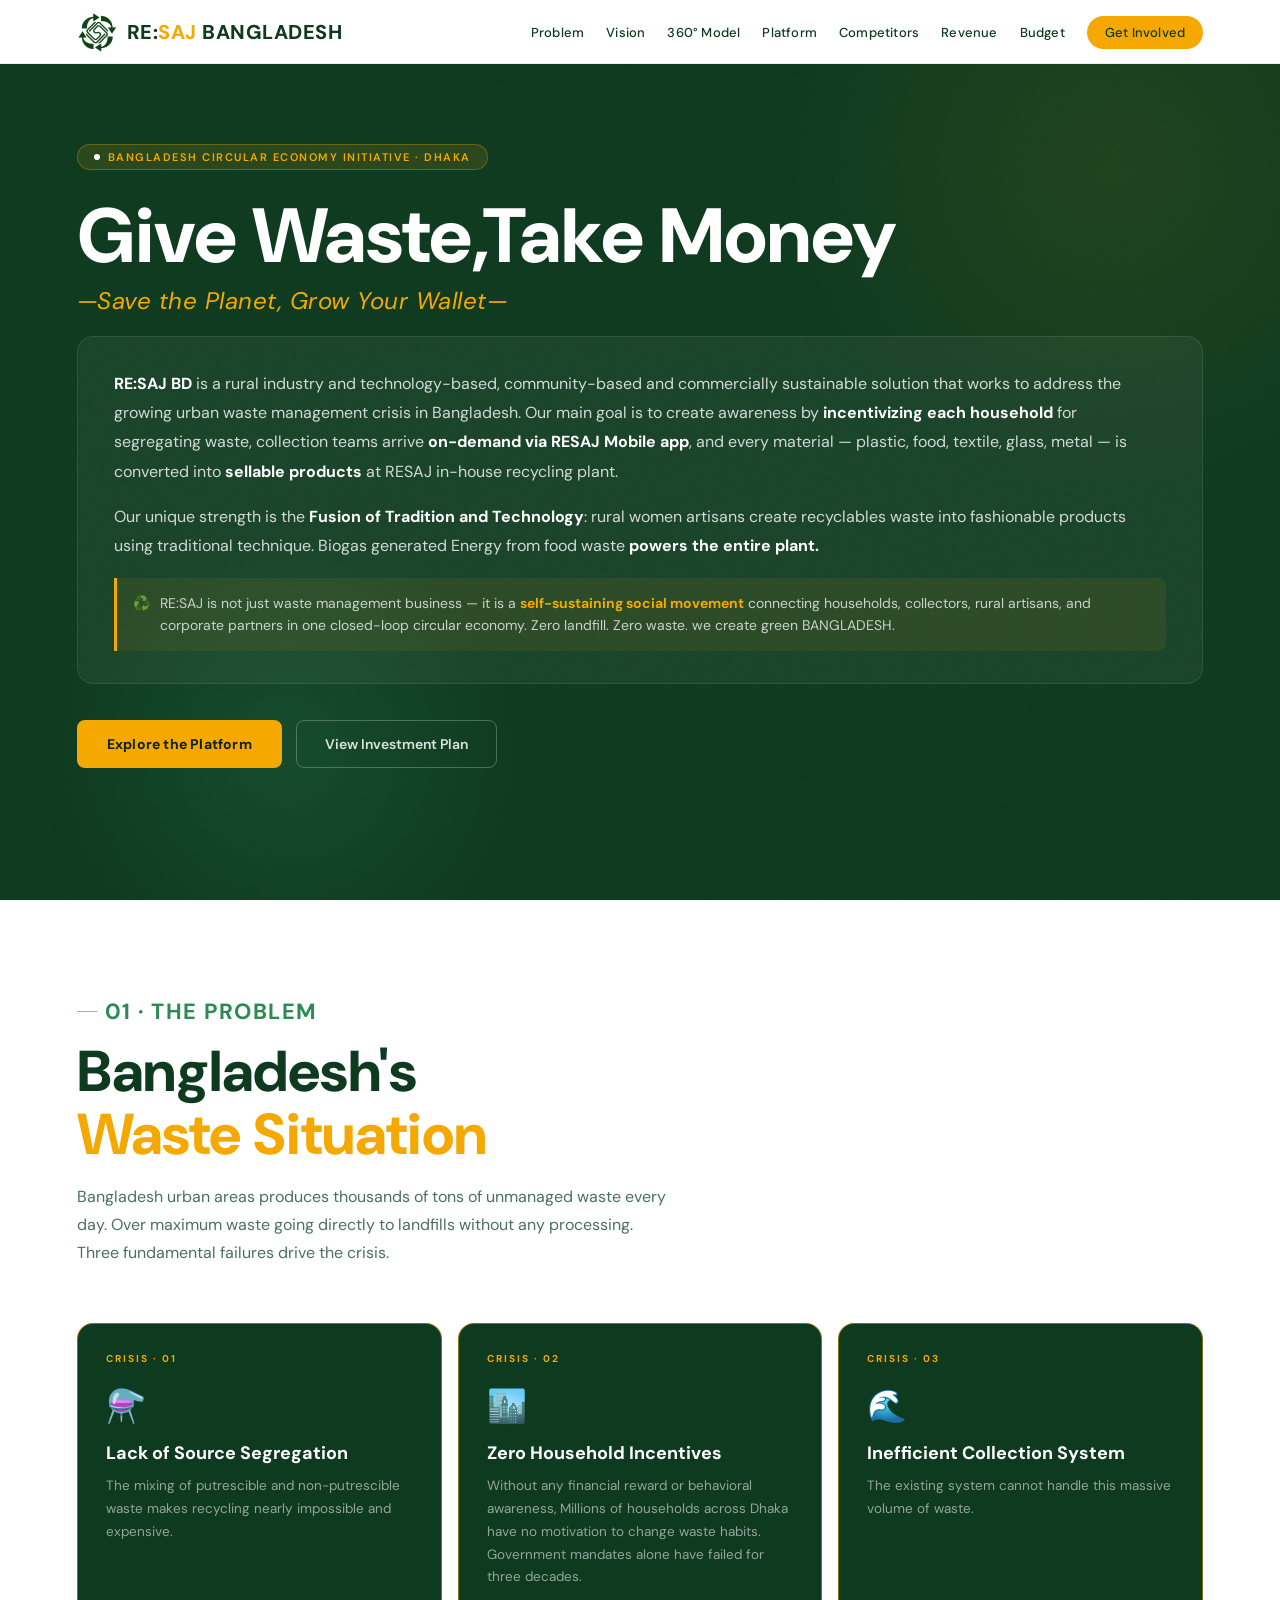
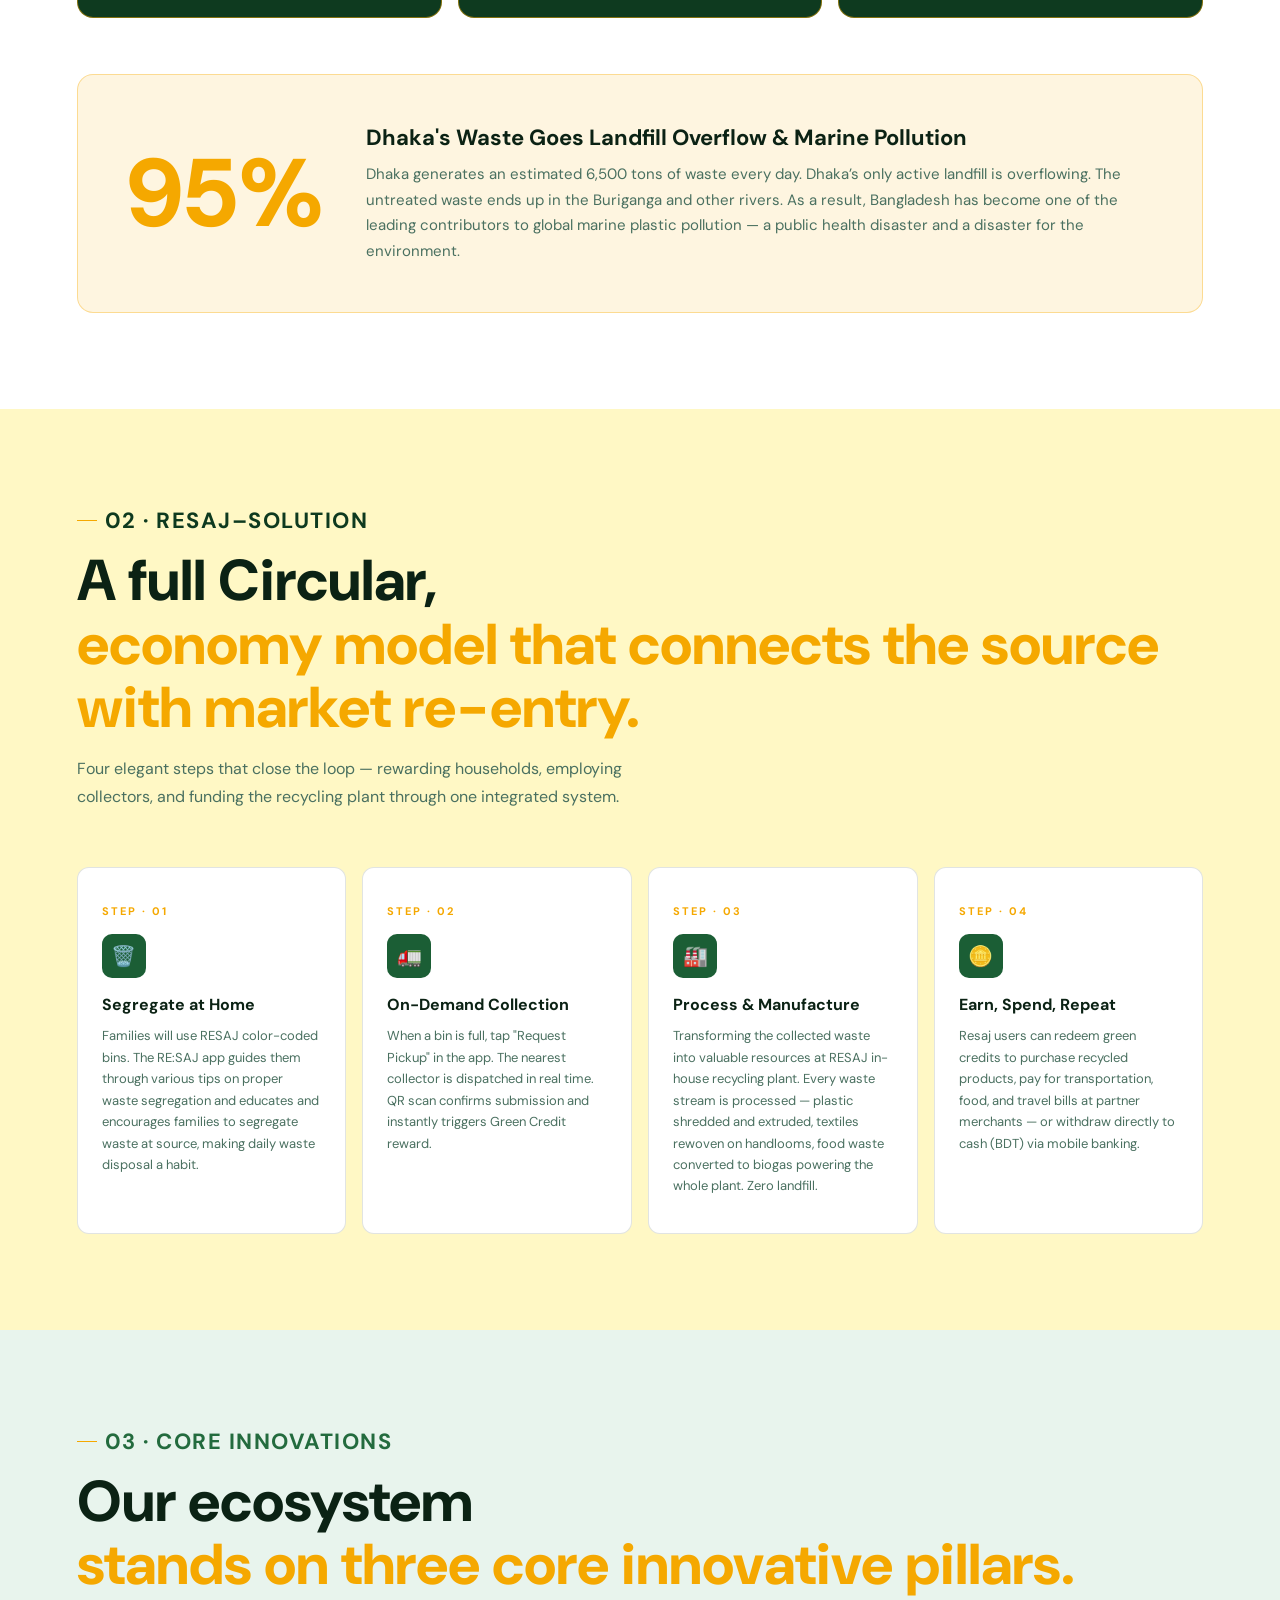
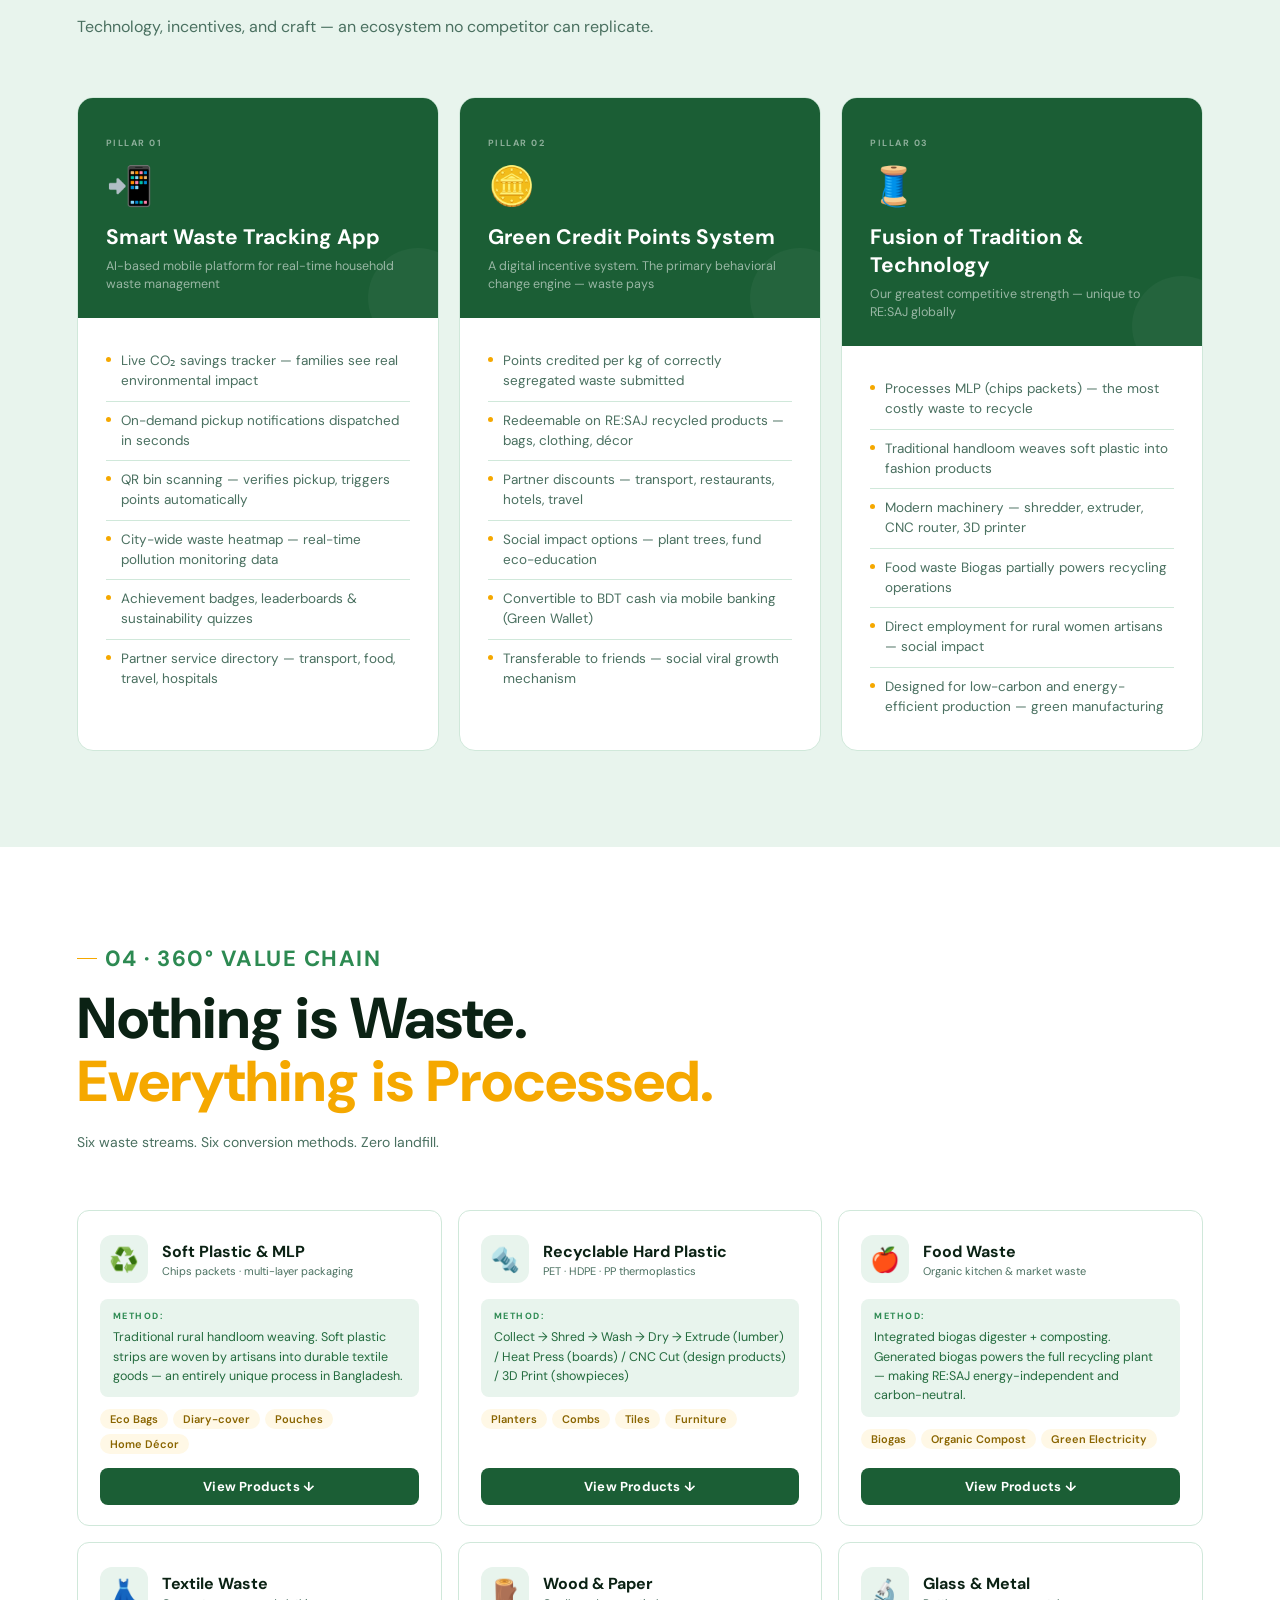
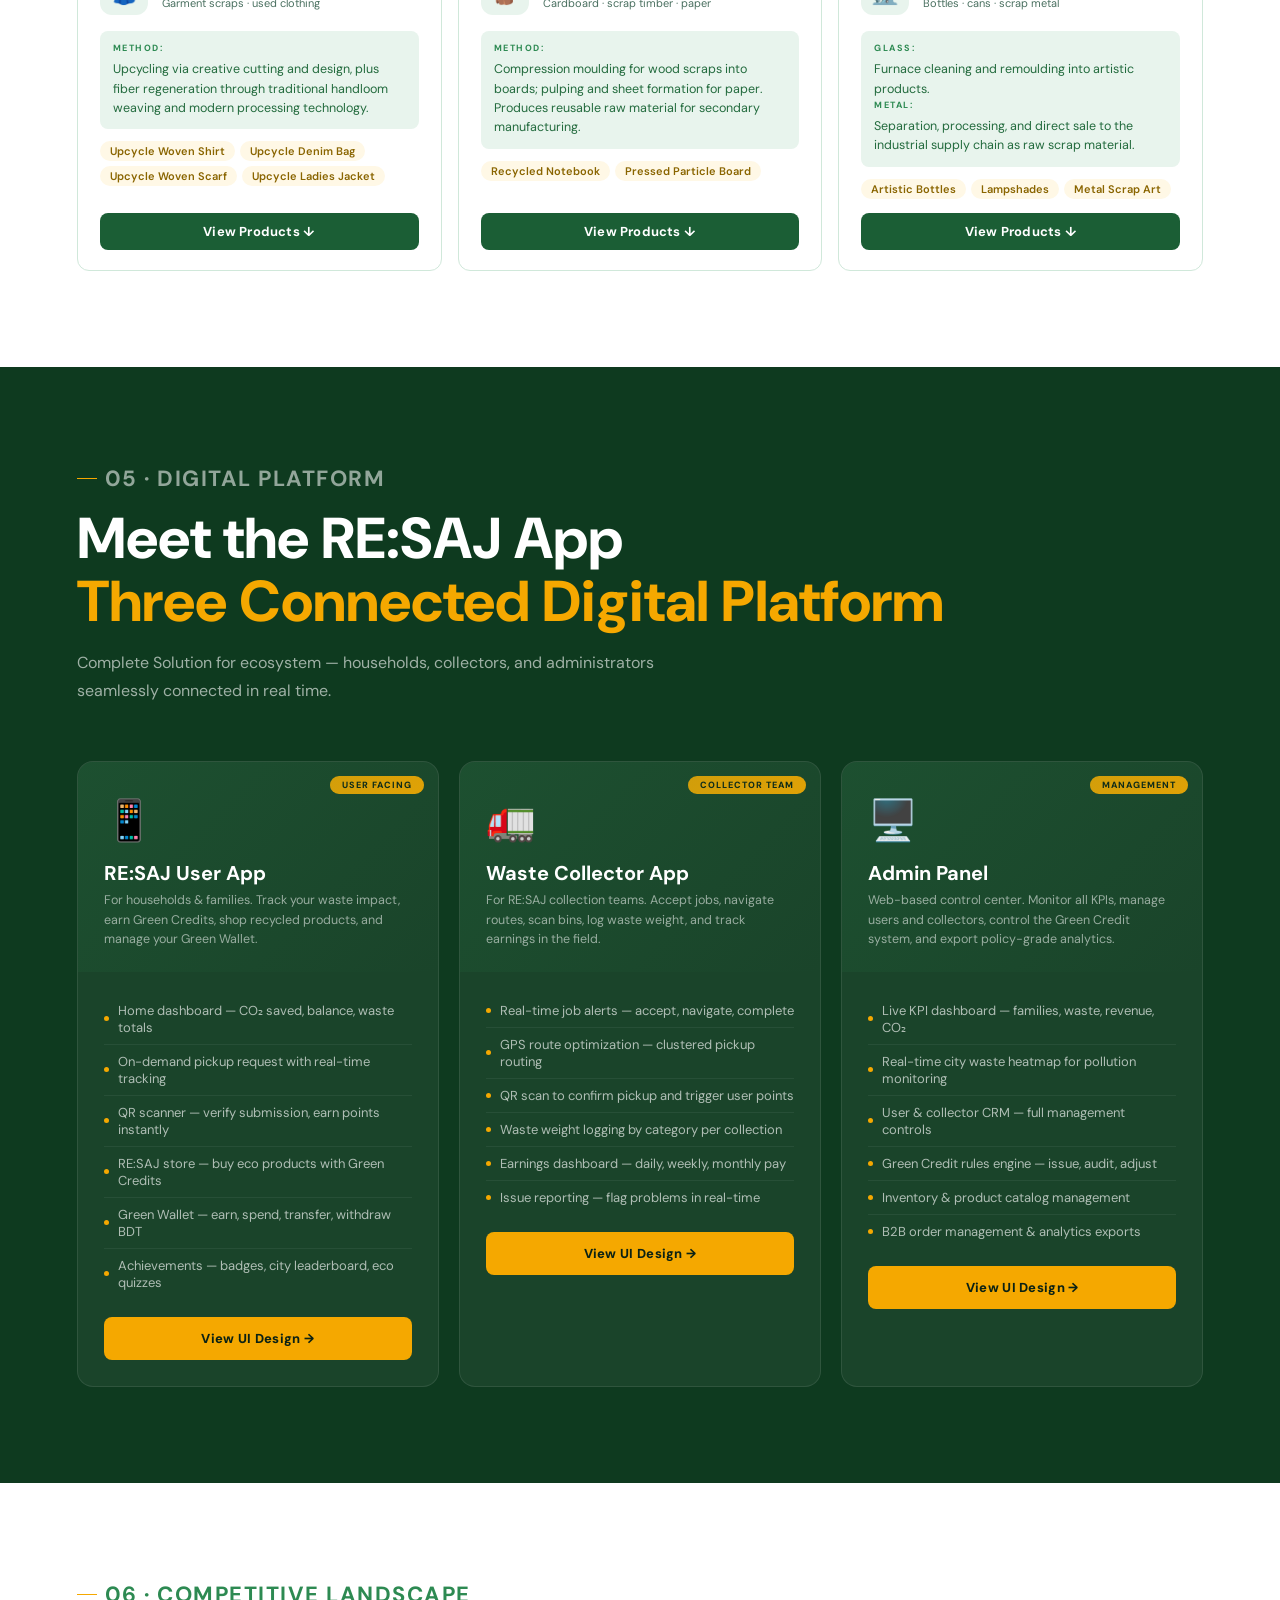
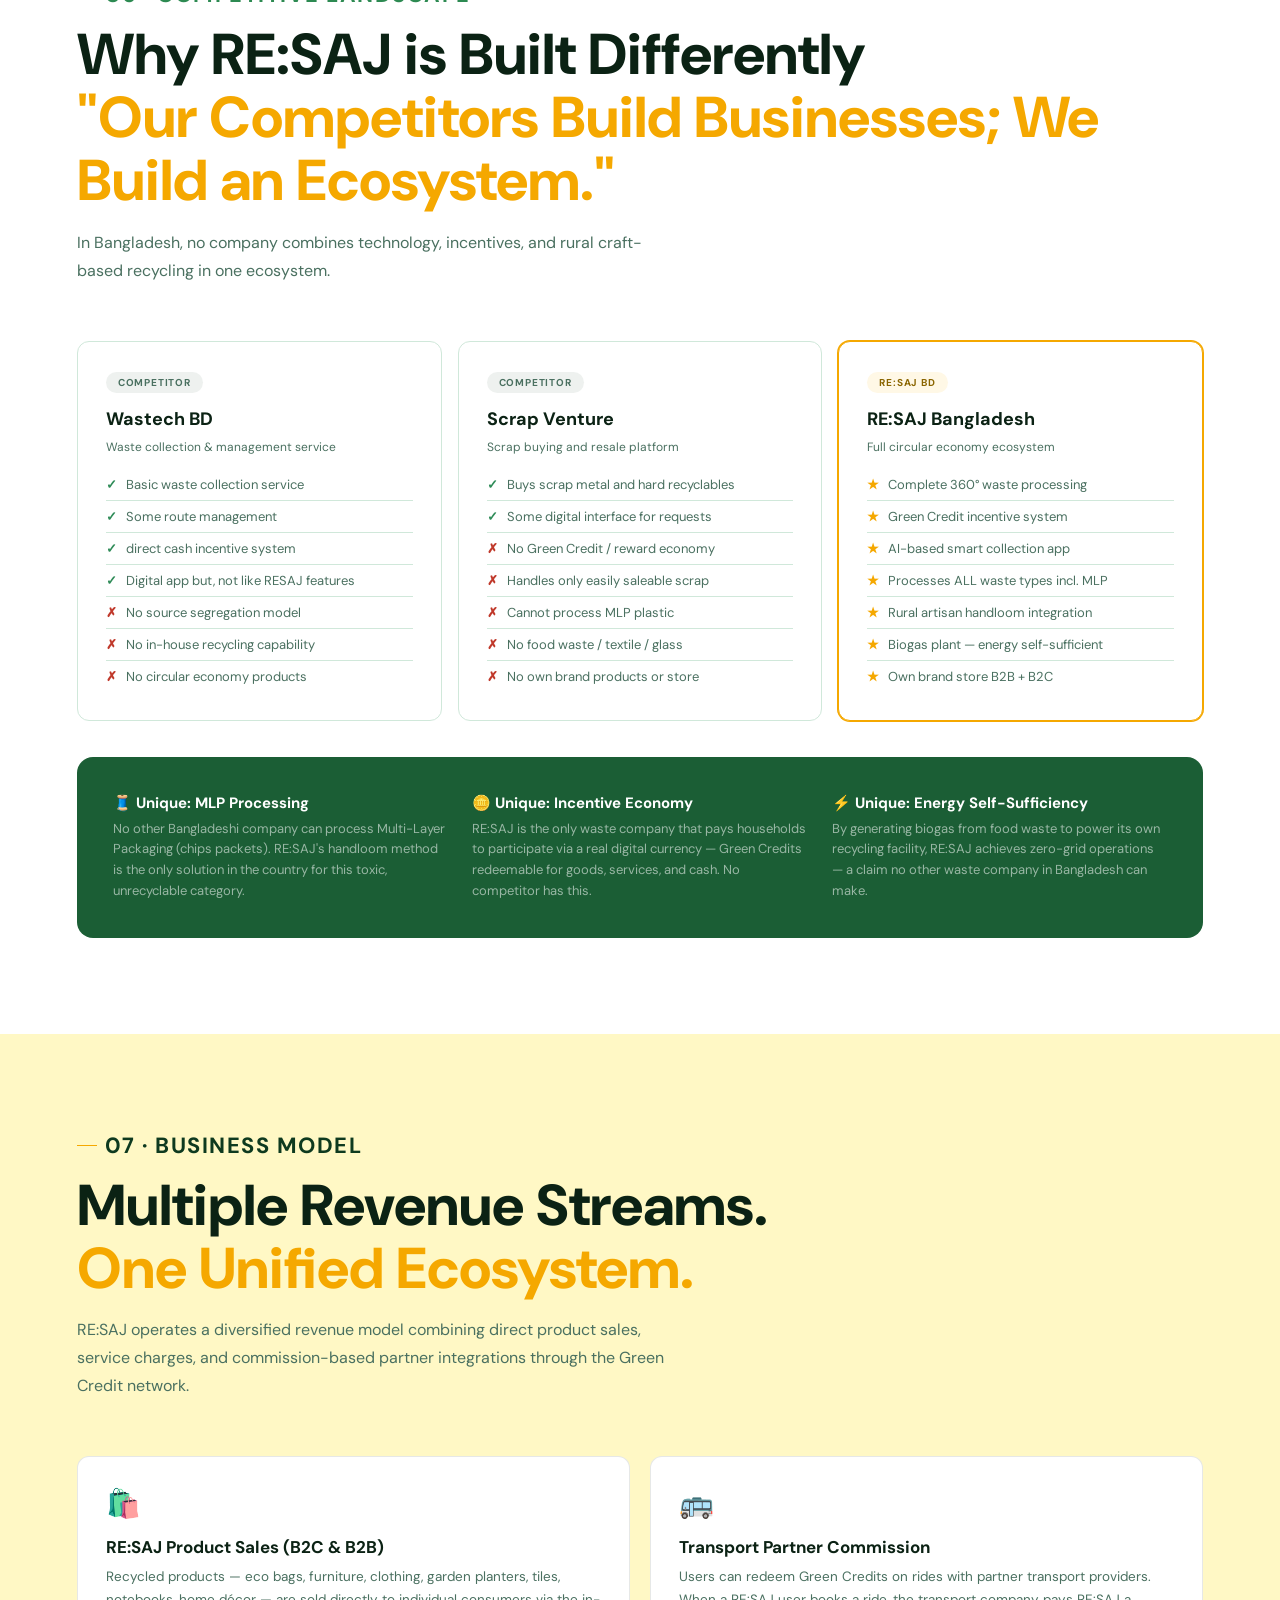
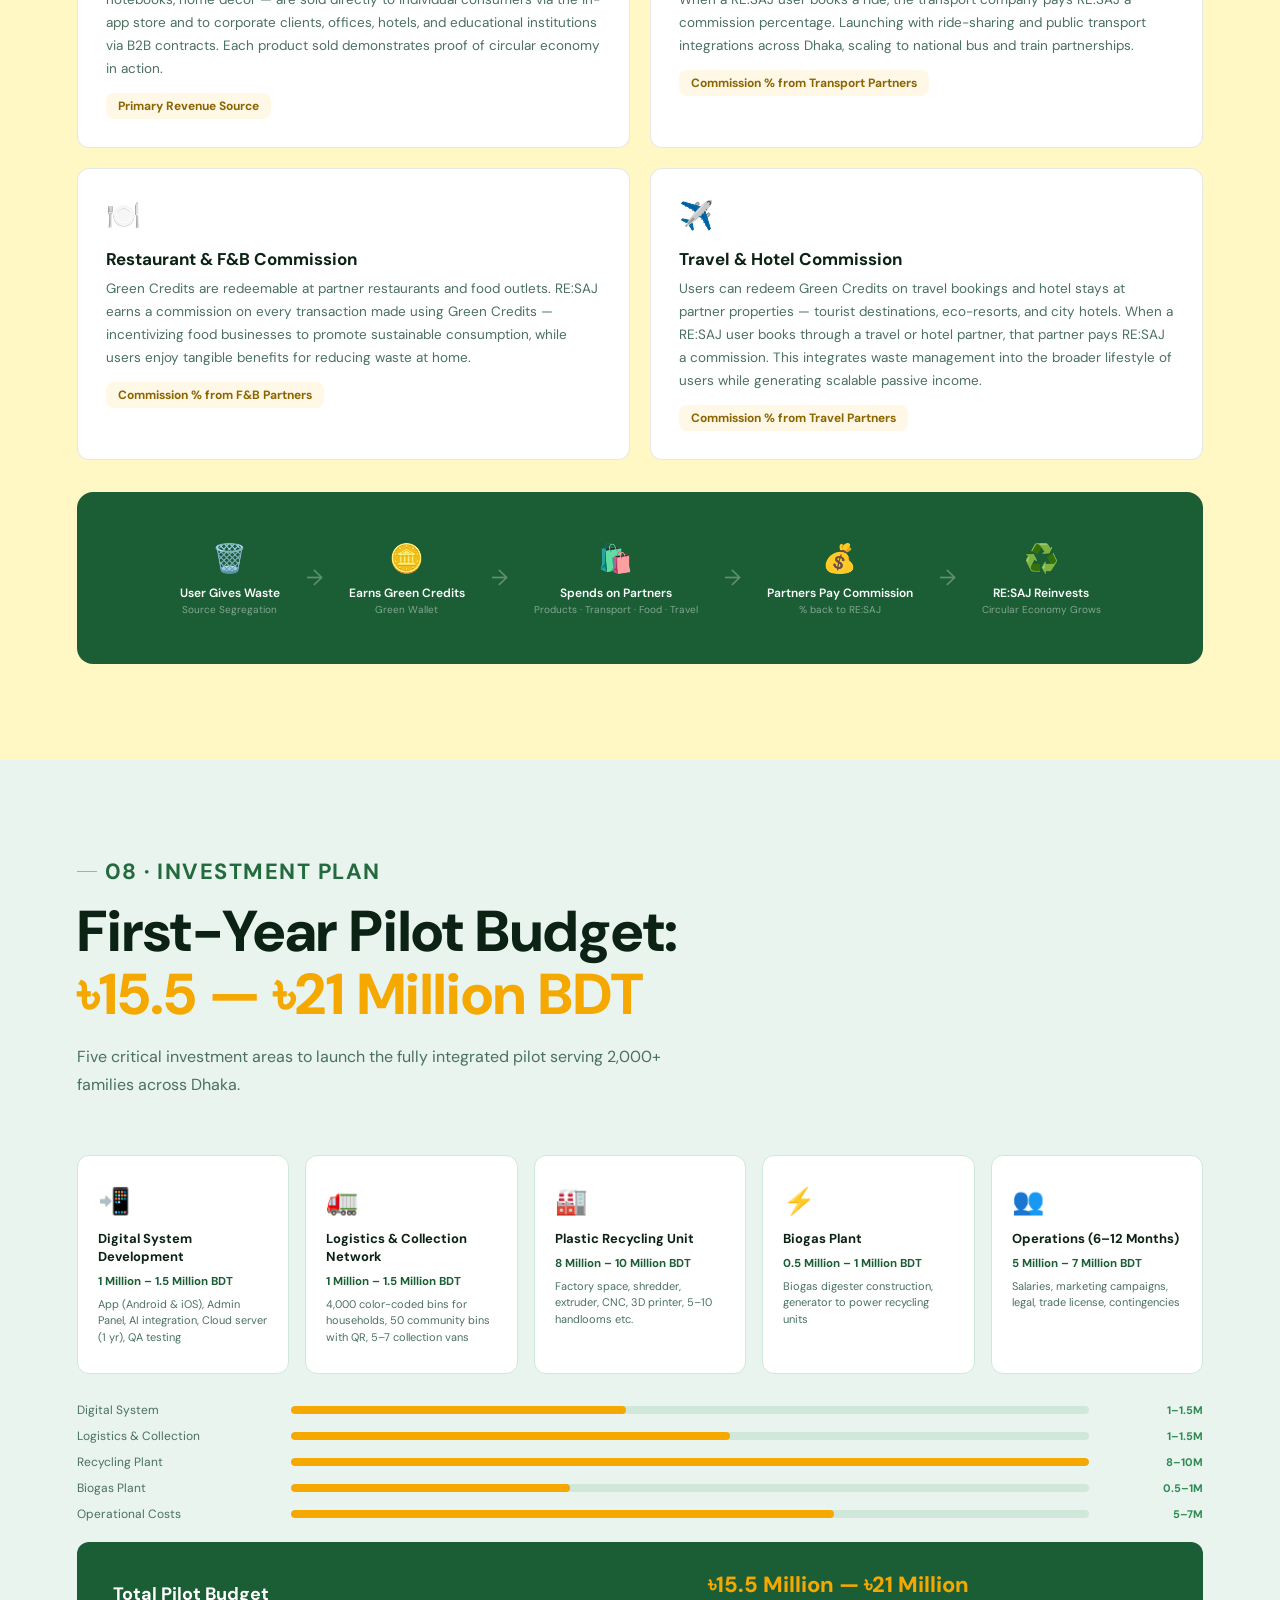
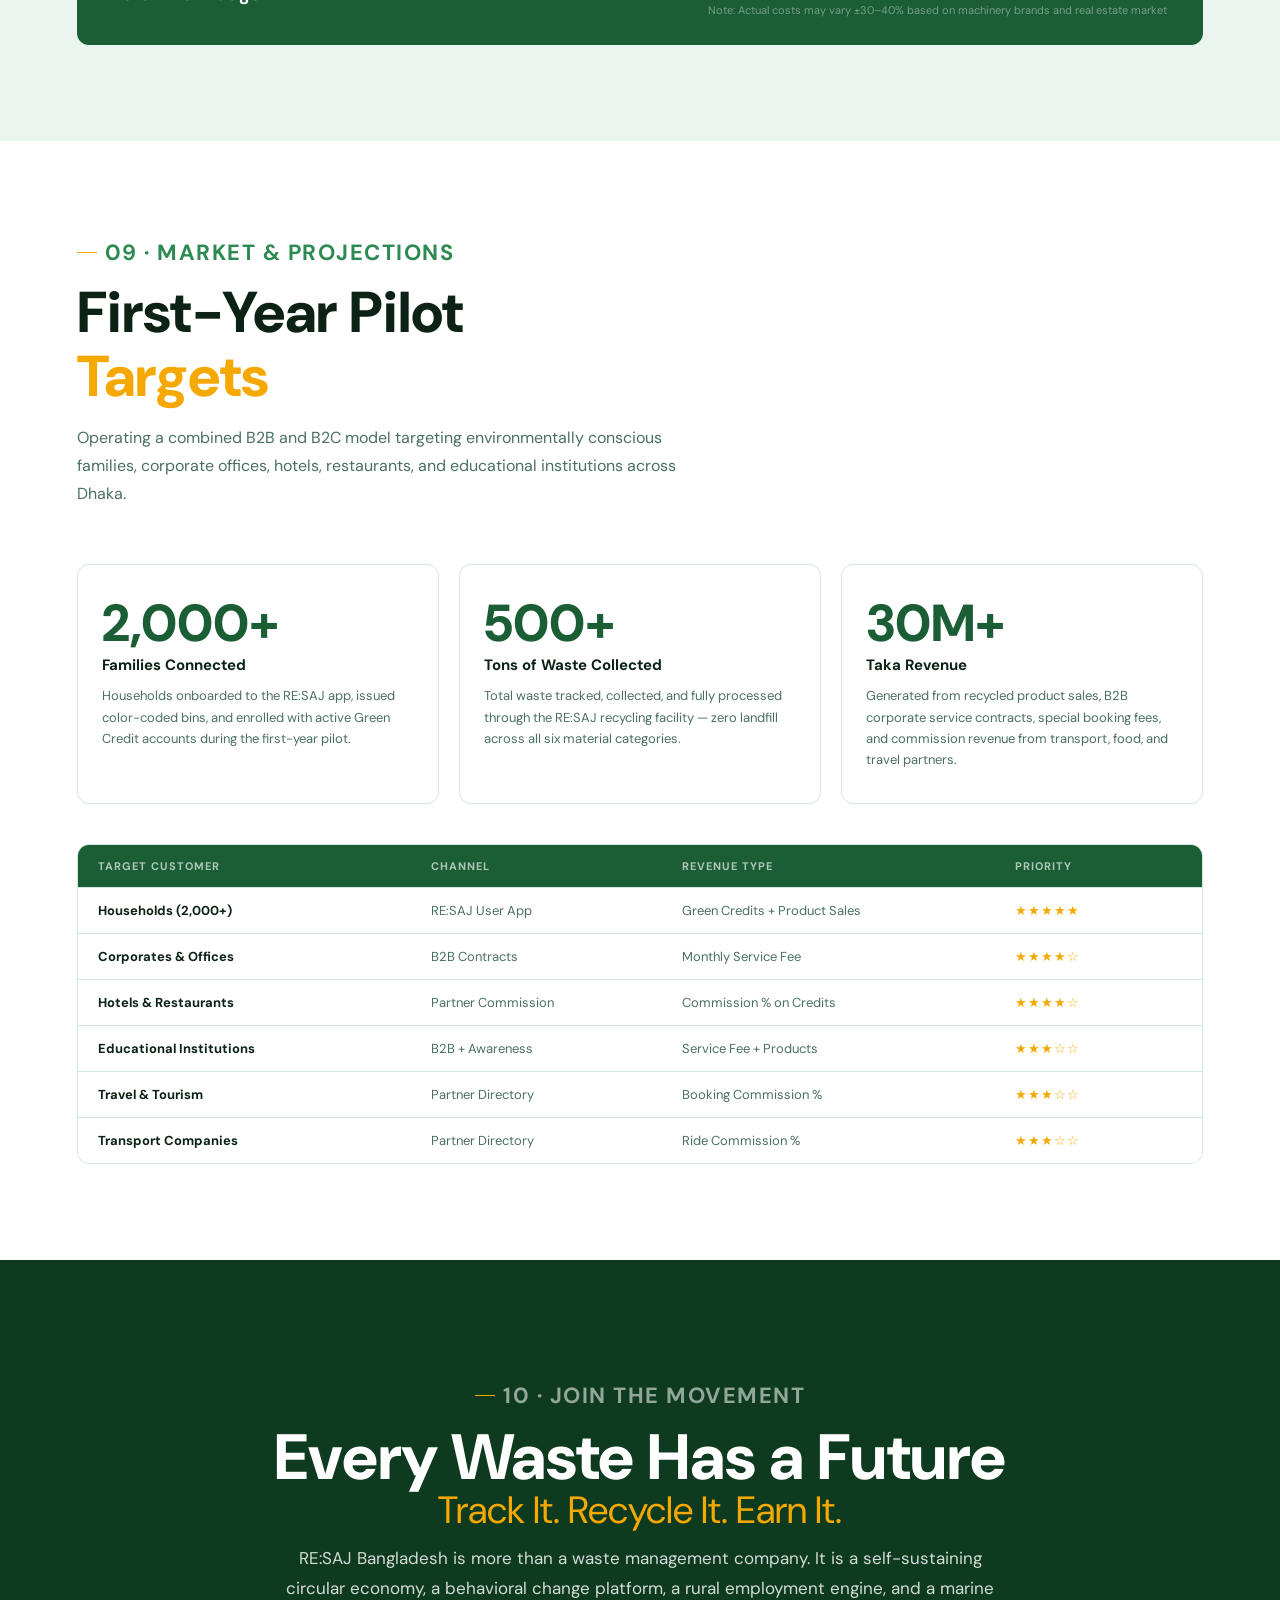
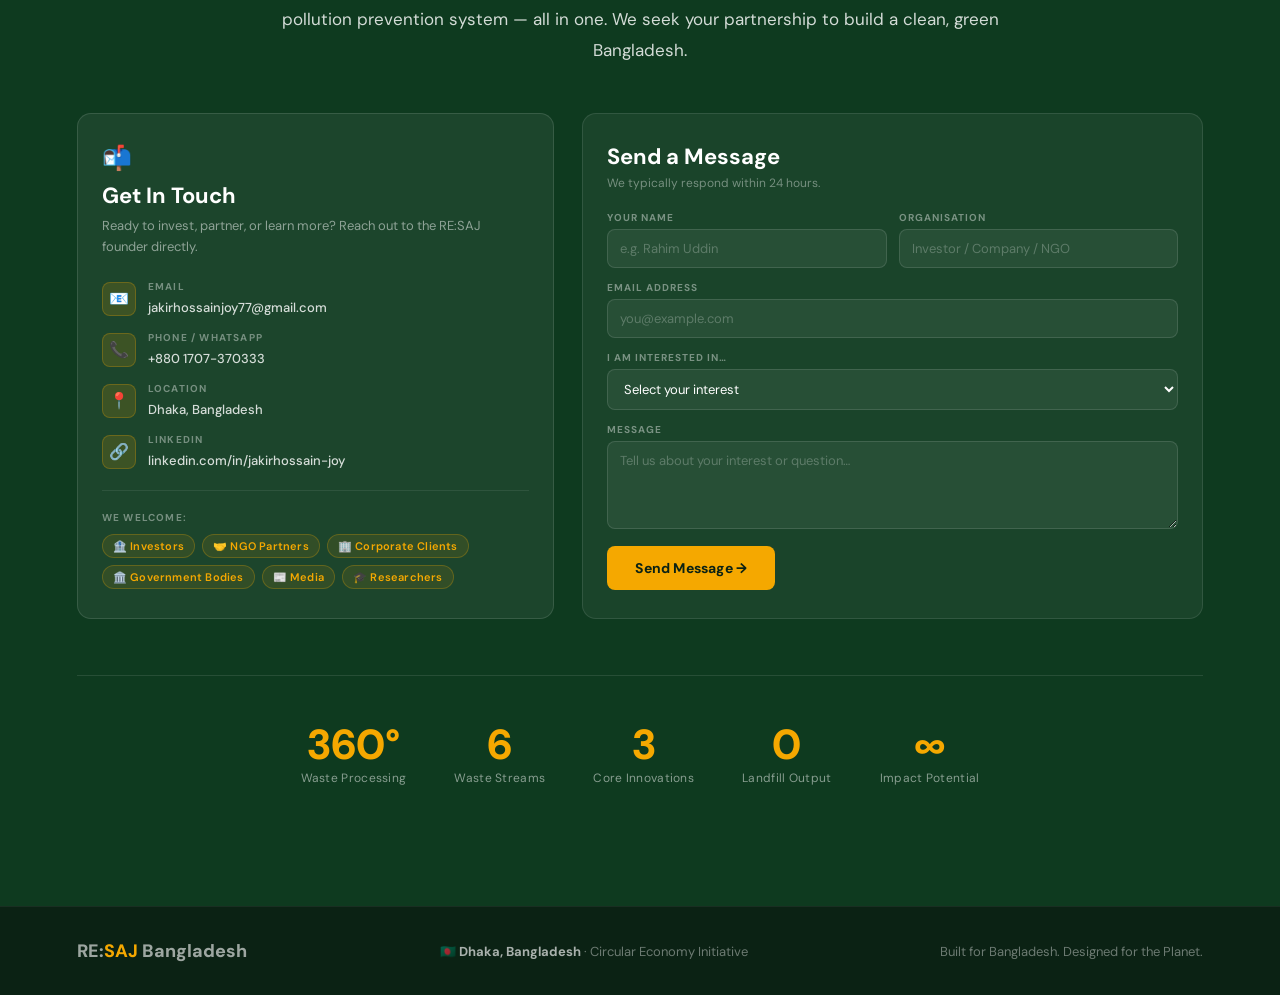
<file: index.html>
<!DOCTYPE html>
<html lang="en">
<head>
<meta charset="UTF-8">
<meta name="viewport" content="width=device-width, initial-scale=1.0">
<title>RE:SAJ Bangladesh — Give Waste, Take Money</title>
<link rel="preconnect" href="https://fonts.googleapis.com">
<link rel="preconnect" href="https://fonts.gstatic.com" crossorigin>
<link href="https://fonts.googleapis.com/css2?family=DM+Sans:ital,opsz,wght@0,9..40,300;0,9..40,400;0,9..40,500;0,9..40,600;0,9..40,700;0,9..40,800;1,9..40,400&display=swap" rel="stylesheet">
<link rel="stylesheet" href="style.css">
</head>
<body>
<!-- ══════════════════════════════════════════
     NAV
══════════════════════════════════════════ -->
<nav><a href="#home" class="nav-brand" style="display: flex; align-items: center; gap: 10px;">
  <img 
    src="images/resaj_logo.png" 
    alt="RE:SAJ Logo" 
    style="height: 40px; width: auto; border-radius: 8px;"
  >
  <div class="nav-wordmark">RE:<em>SAJ</em> BANGLADESH</div>
</a>
  <ul class="nav-links">
    <li><a href="#problem">Problem</a></li>
    <li><a href="#vision">Vision</a></li>
    <li><a href="#waste">360° Model</a></li>
    <li><a href="#apps">Platform</a></li>
    <li><a href="#competitors">Competitors</a></li>
    <li><a href="#business">Revenue</a></li>
    <li><a href="#budget">Budget</a></li>
    <li><a href="#conclusion" class="nav-pill">Get Involved</a></li>
  </ul>
  <button class="hamburger" id="hamburger" aria-label="Toggle menu">
    <span></span><span></span><span></span>
  </button>
</nav>
<div class="mobile-menu" id="mobile-menu">
  <a href="#problem" onclick="closeMobileMenu()">Problem</a>
  <a href="#vision" onclick="closeMobileMenu()">Vision</a>
  <a href="#waste" onclick="closeMobileMenu()">360° Model</a>
  <a href="#apps" onclick="closeMobileMenu()">Platform</a>
  <a href="#competitors" onclick="closeMobileMenu()">Competitors</a>
  <a href="#business" onclick="closeMobileMenu()">Revenue</a>
  <a href="#budget" onclick="closeMobileMenu()">Budget</a>
  <a href="#conclusion" class="mob-pill" onclick="closeMobileMenu()">Get Involved</a>
</div>
<!-- ══════════════════════════════════════════
     HERO
══════════════════════════════════════════ -->
<section class="hero" id="home">
  <div class="hero-glow"></div>
  <div class="hero-glow2"></div>
  <div class="hero-inner">
    <div>
      <div class="hero-eyebrow">
        <span class="pulse"></span>
        Bangladesh Circular Economy Initiative · Dhaka
      </div>
      <h1 class="hero-title display">
        Give Waste,Take Money
      </h1>
      <p class="hero-subtitle"><span class="accent">—Save the Planet, Grow Your Wallet—</span></p></div>
      <!-- HERO SUMMARY — full description instead of app mockup -->
      <div class="hero-summary-card">
        <p>
          <strong>RE:SAJ BD</strong> is a rural industry and technology-based, community-based and commercially sustainable solution that works to address the growing urban waste management crisis in Bangladesh. Our main goal is to create awareness by <strong>incentivizing each household </strong> for segregating waste, collection teams arrive
          <strong>on-demand via RESAJ Mobile app</strong>, and every material — plastic, food, textile, glass, metal —
          is converted into <strong>sellable products</strong> at RESAJ in-house recycling plant.
        </p>
        <p>
          Our unique strength is the <strong>Fusion of Tradition and Technology</strong>: rural women
          artisans create recyclables waste into fashionable products using traditional technique. Biogas generated Energy from food waste
          <strong>powers the entire plant.</strong>
        </p>
        <div class="summary-highlight">
          <span>♻️</span>
          <span>
            RE:SAJ is not just waste management business — it is a <strong>self-sustaining social movement</strong>
            connecting households, collectors, rural artisans, and corporate partners in one
            closed-loop circular economy. Zero landfill. Zero waste. we create green BANGLADESH.
          </span>
        </div>
      </div>
      <div class="hero-ctas">
        <a href="#apps" class="btn-gold">Explore the Platform</a>
        <a href="#budget" class="btn-outline">View Investment Plan</a>
      </div>
  </div><!-- /hero-inner -->
</section>
<!-- ══════════════════════════════════════════
     PROBLEM — 01 The Crisis
══════════════════════════════════════════ -->
<section class="problem-sec" id="problem">
  <div class="wrap">
    <div class="label label-inv">01 · The Problem</div>
    <h2 class="sec-title display">
      <span class="inv">Bangladesh's</span><br>
      <span class="o">Waste Situation</span>
    </h2>
    <p class="sec-lead inv">Bangladesh urban areas produces thousands of tons of unmanaged waste every day. Over maximum waste going directly to landfills without any processing. Three fundamental failures drive the crisis.</p>
    <div class="problem-grid reveal">
      <div class="prob-card">
        <div class="prob-num">CRISIS · 01</div>
        <span class="prob-icon">⚗️</span>
        <h3>Lack of Source Segregation</h3>
        <p>The mixing of putrescible and non-putrescible waste makes recycling nearly impossible and expensive.</p>
      </div>
      <div class="prob-card">
        <div class="prob-num">CRISIS · 02</div>
        <span class="prob-icon">🏙️</span>
        <h3>Zero Household Incentives</h3>
        <p>Without any financial reward or behavioral awareness, Millions of households across Dhaka have no motivation to change waste habits. Government mandates alone have failed for three decades.</p>
      </div>
      <div class="prob-card">
        <div class="prob-num">CRISIS · 03</div>
        <span class="prob-icon">🌊</span>
        <h3>Inefficient Collection System</h3>
        <p>The existing system cannot handle this massive volume of waste.</p>
      </div>
    </div>
    <div class="prob-stat reveal">
      <div class="prob-big-n">95%</div>
      <div class="prob-stat-text">
        <h3>Dhaka's Waste Goes Landfill Overflow & Marine Pollution</h3>
        <p>Dhaka generates an estimated 6,500 tons of waste every day. Dhaka’s only active landfill is overflowing. The untreated waste ends up in the Buriganga and other rivers. As a result, Bangladesh has become one of the leading contributors to global marine plastic pollution — a public health disaster and a disaster for the environment.</p>
      </div>
    </div>
  </div>
</section>
<!-- ══════════════════════════════════════════
     VISION — 02 How RE:SAJ Works
══════════════════════════════════════════ -->
<section class="vision-sec sec" id="vision">
  <div class="wrap">
    <div class="label">02 · RESAJ–Solution</div>
    <h2 class="sec-title display">
      A full Circular,<br><span class="o">economy model that connects the source with market re-entry.</span>
    </h2>
    <p class="sec-lead">Four elegant steps that close the loop — rewarding households, employing collectors, and funding the recycling plant through one integrated system.</p>
    <div class="vision-steps reveal">
      <div class="v-step">
        <div class="v-step-num">STEP · 01</div>
        <div class="v-step-icon">🗑️</div>
        <h3>Segregate at Home</h3>
        <p>Families will use RESAJ color-coded bins. The RE:SAJ app guides them through various tips on proper waste segregation and educates and encourages families to segregate waste at source, making daily waste disposal a habit.</p>
        <div class="v-step-bar"></div>
      </div>
      <div class="v-step">
        <div class="v-step-num">STEP · 02</div>
        <div class="v-step-icon">🚛</div>
        <h3>On-Demand Collection</h3>
        <p>When a bin is full, tap "Request Pickup" in the app. The nearest collector is dispatched in real time. QR scan confirms submission and instantly triggers Green Credit reward.</p>
        <div class="v-step-bar"></div>
      </div>
      <div class="v-step">
        <div class="v-step-num">STEP · 03</div>
        <div class="v-step-icon">🏭</div>
        <h3>Process & Manufacture</h3>
        <p>Transforming the collected waste into valuable resources at RESAJ in-house recycling plant. Every waste stream is processed — plastic shredded and extruded, textiles rewoven on handlooms, food waste converted to biogas powering the whole plant. Zero landfill.</p>
        <div class="v-step-bar"></div>
      </div>
      <div class="v-step">
        <div class="v-step-num">STEP · 04</div>
        <div class="v-step-icon">🪙</div>
        <h3>Earn, Spend, Repeat</h3>
        <p>Resaj users can redeem green credits to purchase recycled products, pay for transportation, food, and travel bills at partner merchants — or withdraw directly to cash (BDT) via mobile banking.</p>
        <div class="v-step-bar"></div>
      </div>
    </div>
  </div>
</section>
<!-- ══════════════════════════════════════════
     INNOVATIONS — 03 Core Pillars
══════════════════════════════════════════ -->
<section class="innov-sec sec" id="innovations">
  <div class="wrap">
    <div class="label">03 · Core Innovations</div>
    <h2 class="sec-title display">
      Our ecosystem <br><span class="o">stands on three core innovative pillars.</span>
    </h2>
    <p class="sec-lead">Technology, incentives, and craft — an ecosystem no competitor can replicate.</p>
<div class="innov-grid">
  <div class="innov-card">
    <div class="innov-head">
      <div class="innov-pill">Pillar 01</div>
      <span class="innov-ico">📲</span>
      <h3>Smart Waste Tracking App</h3>
      <p>AI-based mobile platform for real-time household waste management</p>
    </div>
    <div class="innov-body">
      <ul class="innov-list">
        <li><span class="innov-dot"></span>Live CO₂ savings tracker — families see real environmental impact</li>
        <li><span class="innov-dot"></span>On-demand pickup notifications dispatched in seconds</li>
        <li><span class="innov-dot"></span>QR bin scanning — verifies pickup, triggers points automatically</li>
        <li><span class="innov-dot"></span>City-wide waste heatmap — real-time pollution monitoring data</li>
        <li><span class="innov-dot"></span>Achievement badges, leaderboards & sustainability quizzes</li>
        <li><span class="innov-dot"></span>Partner service directory — transport, food, travel, hospitals</li>
      </ul>
    </div>
  </div>
  <div class="innov-card">
    <div class="innov-head">
      <div class="innov-pill">Pillar 02</div>
      <span class="innov-ico">🪙</span>
      <h3>Green Credit Points System</h3>
      <p>A digital incentive system. The primary behavioral change engine — waste pays</p>
    </div>
    <div class="innov-body">
      <ul class="innov-list">
        <li><span class="innov-dot"></span>Points credited per kg of correctly segregated waste submitted</li>
        <li><span class="innov-dot"></span>Redeemable on RE:SAJ recycled products — bags, clothing, décor</li>
        <li><span class="innov-dot"></span>Partner discounts — transport, restaurants, hotels, travel</li>
        <li><span class="innov-dot"></span>Social impact options — plant trees, fund eco-education</li>
        <li><span class="innov-dot"></span>Convertible to BDT cash via mobile banking (Green Wallet)</li>
        <li><span class="innov-dot"></span>Transferable to friends — social viral growth mechanism</li>
      </ul>
    </div>
  </div>
  <div class="innov-card">
    <div class="innov-head">
      <div class="innov-pill">Pillar 03</div>
      <span class="innov-ico">🧵</span>
      <h3>Fusion of Tradition &amp; Technology</h3>
      <p>Our greatest competitive strength — unique to RE:SAJ globally</p>
    </div>
    <div class="innov-body">
      <ul class="innov-list">
        <li><span class="innov-dot"></span>Processes MLP (chips packets) — the most costly waste to recycle</li>
        <li><span class="innov-dot"></span>Traditional handloom weaves soft plastic into fashion products</li>
        <li><span class="innov-dot"></span>Modern machinery — shredder, extruder, CNC router, 3D printer</li>
        <li><span class="innov-dot"></span>Food waste Biogas partially powers recycling operations</li>
        <li><span class="innov-dot"></span>Direct employment for rural women artisans — social impact</li>
        <li><span class="innov-dot"></span>Designed for low-carbon and energy-efficient production — green manufacturing</li>
      </ul>
    </div>
  </div>
</div>
</div>
</section>
<!-- ══════════════════════════════════════════
     WASTE 360 — 04 Value Chain
══════════════════════════════════════════ -->
<section class="waste-sec sec" id="waste">
  <div class="wrap">
  <div class="waste-header-row">
  <div>
    <div class="label">04 · 360° Value Chain</div>
    <h2 class="sec-title display">
      Nothing is Waste.<br><span class="o">Everything is Processed.</span>
    </h2>
    <p class="sec-lead" style="font-size:14px;">Six waste streams. Six conversion methods. Zero landfill.</p>
  </div>
</div>
    <div class="waste-grid reveal">
      <!-- CARD 1: Soft Plastic & MLP -->
      <div class="w-card">
        <div class="w-card-top">
          <div class="w-emoji-wrap">♻️</div>
          <div>
            <h3>Soft Plastic &amp; MLP</h3>
            <div class="w-card-type">Chips packets · multi-layer packaging</div>
          </div>
        </div>
        <div class="w-card-body">
          <div class="w-method">
            <strong>Method:</strong>Traditional rural handloom weaving. Soft plastic strips are woven by artisans into durable textile goods — an entirely unique process in Bangladesh.
          </div>
          <div class="w-tags">
            <span class="w-tag">Eco Bags</span>
            <span class="w-tag">Diary-cover</span>
            <span class="w-tag">Pouches</span>
            <span class="w-tag">Home Décor</span>
          </div>
        </div>
        <div class="w-card-footer">
          <button class="w-card-btn">View Products ↓</button>
        </div>
        <div class="w-products-panel">
          <div class="w-prod-label">Products from Soft Plastic</div>
          <div class="w-prod-grid">
            <div class="w-prod-item">
              <div class="w-prod-img">
                <img src="images/handcrafted-basketry-sling-bag.jpg">
              </div>
              <div class="w-prod-info">
                <div class="w-prod-name">Woven Eco Bag</div>
                <div class="w-prod-price">৳250</div>
              </div>
            </div>
            <div class="w-prod-item">
              <div class="w-prod-img">
                <img src="images/diary-cover.jpg">
              </div>
              <div class="w-prod-info">
                <div class="w-prod-name">Diary Cover</div>
                <div class="w-prod-price">৳400</div>
              </div>
            </div>
            <div class="w-prod-item">
              <div class="w-prod-img">
                <img src="images/baguette-bag.jpg">
              </div>
              <div class="w-prod-info">
                <div class="w-prod-name">Woven Pouch</div>
                <div class="w-prod-price">৳180</div>
              </div>
            </div>
            <div class="w-prod-item">
              <div class="w-prod-img">
                <img src="images/handwoven-upcycled-small-grow-pot.jpg">
              </div>
              <div class="w-prod-info">
                <div class="w-prod-name">Home Décor</div>
                <div class="w-prod-price">৳350</div>
              </div>
            </div>
          </div>
        </div>
      </div>
      <!-- CARD 2: Hard Plastic -->
      <div class="w-card">
        <div class="w-card-top">
          <div class="w-emoji-wrap">🔩</div>
          <div>
            <h3>Recyclable Hard Plastic</h3>
            <div class="w-card-type">PET · HDPE · PP thermoplastics</div>
          </div>
        </div>
        <div class="w-card-body">
          <div class="w-method">
            <strong>Method:</strong>Collect → Shred → Wash → Dry → Extrude (lumber) / Heat Press (boards) / CNC Cut (design products) / 3D Print (showpieces)
          </div>
          <div class="w-tags">
            <span class="w-tag">Planters</span>
            <span class="w-tag">Combs</span>
            <span class="w-tag">Tiles</span>
            <span class="w-tag">Furniture</span>
          </div>
        </div>
        <div class="w-card-footer">
          <button class="w-card-btn">View Products ↓</button>
        </div>
        <div class="w-products-panel">
          <div class="w-prod-label">Products from Hard Plastic</div>
          <div class="w-prod-grid">
            <div class="w-prod-item">
              <div class="w-prod-img">
                <img src="images/Recycled_Planter.jpg">
              </div>
              <div class="w-prod-info">
                <div class="w-prod-name">Recycled Planter</div>
                <div class="w-prod-price">৳350</div>
              </div>
            </div>
            <div class="w-prod-item">
              <div class="w-prod-img">
                <img src="images/Recycled_Plastic_combs.jpg">
              </div>
              <div class="w-prod-info">
                <div class="w-prod-name">Recycled Plastic Combs</div>
                <div class="w-prod-price">৳600</div>
              </div>
            </div>
            <div class="w-prod-item">
              <div class="w-prod-img">
                <img src="images/Plastic_Bottle_Tile.jpg">
              </div>
              <div class="w-prod-info">
                <div class="w-prod-name">Eco Tiles</div>
                <div class="w-prod-price">৳120/pc</div>
              </div>
            </div>
            <div class="w-prod-item">
              <div class="w-prod-img">
                <img src="images/recycled_furniture.jpg">
              </div>
              <div class="w-prod-info">
                <div class="w-prod-name">Recycled Furniture</div>
                <div class="w-prod-price">৳2,200</div>
              </div>
            </div>
          </div>
        </div>
      </div>
      <!-- CARD 3: Food Waste -->
      <div class="w-card">
        <div class="w-card-top">
          <div class="w-emoji-wrap">🍎</div>
          <div>
            <h3>Food Waste</h3>
            <div class="w-card-type">Organic kitchen &amp; market waste</div>
          </div>
        </div>
        <div class="w-card-body">
          <div class="w-method">
            <strong>Method:</strong>Integrated biogas digester + composting. Generated biogas powers the full recycling plant — making RE:SAJ energy-independent and carbon-neutral.
          </div>
          <div class="w-tags">
            <span class="w-tag">Biogas </span>
            <span class="w-tag">Organic Compost</span>
            <span class="w-tag">Green Electricity</span>
          </div>
        </div>
        <div class="w-card-footer">
          <button class="w-card-btn">View Products ↓</button>
        </div>
        <div class="w-products-panel">
          <div class="w-prod-label">Products from Food Waste</div>
          <div class="w-prod-grid">
            <div class="w-prod-item">
              <div class="w-prod-img">
                <img src="images/biogas.jpg">
              </div>
              <div class="w-prod-info">
                <div class="w-prod-name">Biogas</div>
                <div class="w-prod-price">RESAJ Plant Power</div>
              </div>
            </div>
            <div class="w-prod-item">
              <div class="w-prod-img">
                <img src="images/Organic_Compost.jpg">
              </div>
              <div class="w-prod-info">
                <div class="w-prod-name">Organic Compost</div>
                <div class="w-prod-price">৳80/kg</div>
              </div>
            </div>
          </div>
        </div>
      </div>
      <!-- CARD 4: Textile Waste -->
      <div class="w-card">
        <div class="w-card-top">
          <div class="w-emoji-wrap">👗</div>
          <div>
            <h3>Textile Waste</h3>
            <div class="w-card-type">Garment scraps · used clothing</div>
          </div>
        </div>
        <div class="w-card-body">
          <div class="w-method">
            <strong>Method:</strong>Upcycling via creative cutting and design, plus fiber regeneration through traditional handloom weaving and modern processing technology.
          </div>
          <div class="w-tags">
            <span class="w-tag">Upcycle Woven Shirt</span>
            <span class="w-tag">Upcycle Denim Bag</span>
            <span class="w-tag">Upcycle Woven Scarf</span>
            <span class="w-tag">Upcycle Ladies Jacket</span>
          </div>
        </div>
        <div class="w-card-footer">
          <button class="w-card-btn">View Products ↓</button>
        </div>
        <div class="w-products-panel">
          <div class="w-prod-label">Products from Textile Waste</div>
          <div class="w-prod-grid">
            <div class="w-prod-item">
              <div class="w-prod-img">
                <img src="images/upcycle_woven_shirt.jpg">
              </div>
              <div class="w-prod-info">
                <div class="w-prod-name">Upcycle Woven Shirt</div>
                <div class="w-prod-price">৳250</div>
              </div>
            </div>
            <div class="w-prod-item">
              <div class="w-prod-img">
                <img src="images/upcycled-denim-laptop-bag.jpg">
              </div>
              <div class="w-prod-info">
                <div class="w-prod-name">Upcycle Denim Bag</div>
                <div class="w-prod-price">৳150</div>
              </div>
            </div>
            <div class="w-prod-item">
              <div class="w-prod-img">
                <img src="images/upcycle_woven_scarf.jpg">
              </div>
              <div class="w-prod-info">
                <div class="w-prod-name">Upcycle Woven Scarf</div>
                <div class="w-prod-price">৳200</div>
              </div>
            </div>
            <div class="w-prod-item">
              <div class="w-prod-img">
                <img src="images/upcycle_ladies_jacket.jpg">
              </div>
              <div class="w-prod-info">
                <div class="w-prod-name">Upcycle Ladies Jacket</div>
                <div class="w-prod-price">৳300</div>
              </div>
            </div>
          </div>
        </div>
      </div>
      <!-- CARD 5: Wood & Paper -->
      <div class="w-card">
        <div class="w-card-top">
          <div class="w-emoji-wrap">🪵</div>
          <div>
            <h3>Wood &amp; Paper</h3>
            <div class="w-card-type">Cardboard · scrap timber · paper</div>
          </div>
        </div>
        <div class="w-card-body">
          <div class="w-method">
            <strong>Method:</strong>Compression moulding for wood scraps into boards; pulping and sheet formation for paper. Produces reusable raw material for secondary manufacturing.
          </div>
          <div class="w-tags">
            <span class="w-tag">Recycled Notebook</span>
            <span class="w-tag">Pressed Particle Board</span>
          </div>
        </div>
        <div class="w-card-footer">
          <button class="w-card-btn">View Products ↓</button>
        </div>
        <div class="w-products-panel">
          <div class="w-prod-label">Products from Wood &amp; Paper</div>
          <div class="w-prod-grid">
            <div class="w-prod-item">
              <div class="w-prod-img">
                <img src="images/Recycled_Notebook.jpg">
              </div>
              <div class="w-prod-info">
                <div class="w-prod-name">Recycled Notebook</div>
                <div class="w-prod-price">৳150</div>
              </div>
            </div>
            <div class="w-prod-item">
              <div class="w-prod-img">
                <img src="images/Pressed_Partex_Board.jpg">
              </div>
              <div class="w-prod-info">
                <div class="w-prod-name">Pressed Partex Board</div>
                <div class="w-prod-price">৳500/sheet</div>
              </div>
            </div>
          </div>
        </div>
      </div>
      <!-- CARD 6: Glass & Metal -->
      <div class="w-card">
        <div class="w-card-top">
          <div class="w-emoji-wrap">🔬</div>
          <div>
            <h3>Glass &amp; Metal</h3>
            <div class="w-card-type">Bottles · cans · scrap metal</div>
          </div>
        </div>
        <div class="w-card-body">
          <div class="w-method">
            <strong>Glass:</strong> Furnace cleaning and remoulding into artistic products. <strong>Metal:</strong> Separation, processing, and direct sale to the industrial supply chain as raw scrap material.
          </div>
          <div class="w-tags">
            <span class="w-tag">Artistic Bottles</span>
            <span class="w-tag">Lampshades</span>
            <span class="w-tag">Metal Scrap Art</span>
          </div>
        </div>
        <div class="w-card-footer">
          <button class="w-card-btn">View Products ↓</button>
        </div>
        <div class="w-products-panel">
          <div class="w-prod-label">Products from Glass &amp; Metal</div>
          <div class="w-prod-grid">
            <div class="w-prod-item">
              <div class="w-prod-img">
                <img src="images/Recycled_Glass_Products.jpg">
              </div>
              <div class="w-prod-info">
                <div class="w-prod-name">Art Glass Bottle</div>
                <div class="w-prod-price">৳380</div>
              </div>
            </div>
            <div class="w-prod-item">
              <div class="w-prod-img">
                <img src="images/waste_glass_lamp.jpg">
              </div>
              <div class="w-prod-info">
                <div class="w-prod-name">Glass Lampshade</div>
                <div class="w-prod-price">৳750</div>
              </div>
            </div>
            <div class="w-prod-item">
              <div class="w-prod-img">
                <img src="images/metal_scrap_art.jpg">
              </div>
              <div class="w-prod-info">
                <div class="w-prod-name"> Metal Scrap Art</div>
                <div class="w-prod-price">B2B Rate</div>
              </div>
            </div>
          </div>
        </div>
      </div>
    </div><!-- /waste-grid -->
  </div>
</section>
<!-- ══════════════════════════════════════════
     APPS — 05 Digital Platform
══════════════════════════════════════════ -->
<section class="apps-sec sec" id="apps">
  <div class="wrap">
    <div class="label label-inv">05 · Digital Platform</div>
    <h2 class="sec-title display">
      <span class="inv">Meet the RE:SAJ App</span><br>
      <span class="o">Three Connected Digital Platform</span>
    </h2>
    <p class="sec-lead inv">Complete Solution for ecosystem — households, collectors, and administrators seamlessly connected in real time.</p>
    <div class="apps-grid">
      <!-- User App Card -->
      <div class="app-card reveal" onclick="openModal('user')">
        <div class="app-card-tag">User Facing</div>
        <div class="app-card-head">
          <span class="app-card-ico">📱</span>
          <h3>RE:SAJ User App</h3>
          <p>For households &amp; families. Track your waste impact, earn Green Credits, shop recycled products, and manage your Green Wallet.</p>
        </div>
        <div class="app-card-body">
          <ul class="app-feat-list">
            <li><span class="feat-dot"></span>Home dashboard — CO₂ saved, balance, waste totals</li>
            <li><span class="feat-dot"></span>On-demand pickup request with real-time tracking</li>
            <li><span class="feat-dot"></span>QR scanner — verify submission, earn points instantly</li>
            <li><span class="feat-dot"></span>RE:SAJ store — buy eco products with Green Credits</li>
            <li><span class="feat-dot"></span>Green Wallet — earn, spend, transfer, withdraw BDT</li>
            <li><span class="feat-dot"></span>Achievements — badges, city leaderboard, eco quizzes</li>
          </ul>
          <button class="app-open-btn">View UI Design →</button>
        </div>
      </div>
      <!-- Collector App Card -->
      <div class="app-card reveal" style="transition-delay:.12s" onclick="openModal('collector')">
        <div class="app-card-tag">Collector Team</div>
        <div class="app-card-head">
          <span class="app-card-ico">🚛</span>
          <h3>Waste Collector App</h3>
          <p>For RE:SAJ collection teams. Accept jobs, navigate routes, scan bins, log waste weight, and track earnings in the field.</p>
        </div>
        <div class="app-card-body">
          <ul class="app-feat-list">
            <li><span class="feat-dot"></span>Real-time job alerts — accept, navigate, complete</li>
            <li><span class="feat-dot"></span>GPS route optimization — clustered pickup routing</li>
            <li><span class="feat-dot"></span>QR scan to confirm pickup and trigger user points</li>
            <li><span class="feat-dot"></span>Waste weight logging by category per collection</li>
            <li><span class="feat-dot"></span>Earnings dashboard — daily, weekly, monthly pay</li>
            <li><span class="feat-dot"></span>Issue reporting — flag problems in real-time</li>
          </ul>
          <button class="app-open-btn">View UI Design →</button>
        </div>
      </div>
      <!-- Admin Panel Card -->
      <div class="app-card reveal" style="transition-delay:.24s" onclick="openModal('admin')">
        <div class="app-card-tag">Management</div>
        <div class="app-card-head">
          <span class="app-card-ico">🖥️</span>
          <h3>Admin Panel</h3>
          <p>Web-based control center. Monitor all KPIs, manage users and collectors, control the Green Credit system, and export policy-grade analytics.</p>
        </div>
        <div class="app-card-body">
          <ul class="app-feat-list">
            <li><span class="feat-dot"></span>Live KPI dashboard — families, waste, revenue, CO₂</li>
            <li><span class="feat-dot"></span>Real-time city waste heatmap for pollution monitoring</li>
            <li><span class="feat-dot"></span>User &amp; collector CRM — full management controls</li>
            <li><span class="feat-dot"></span>Green Credit rules engine — issue, audit, adjust</li>
            <li><span class="feat-dot"></span>Inventory &amp; product catalog management</li>
            <li><span class="feat-dot"></span>B2B order management &amp; analytics exports</li>
          </ul>
          <button class="app-open-btn">View UI Design →</button>
        </div>
      </div>
    </div>
  </div>
</section>
<!-- ══════════════════════════════════════════
     COMPETITORS — 06
══════════════════════════════════════════ -->
<section class="comp-sec sec" id="competitors">
  <div class="wrap">
    <div class="label">06 · Competitive Landscape</div>
    <h2 class="sec-title display">
      Why RE:SAJ is Built Differently<br><span class="o">"Our Competitors Build Businesses; We Build an Ecosystem."</span>
    </h2>
    <p class="sec-lead">In Bangladesh, no company combines technology, incentives, and rural craft-based recycling in one ecosystem.</p>
    <div class="comp-grid reveal">
      <div class="comp-card">
        <span class="comp-badge them">Competitor</span>
        <h3>Wastech BD</h3>
        <div class="comp-sub">Waste collection &amp; management service</div>
        <ul class="comp-list">
          <li class="tick">Basic waste collection service</li>
          <li class="tick">Some route management</li>
          <li class="tick">direct cash incentive system</li>
          <li class="tick">Digital app but, not like RESAJ features</li>
          <li class="cross">No source segregation model</li>
          <li class="cross">No in-house recycling capability</li>
          <li class="cross">No circular economy products</li>
        </ul>
      </div>
      <div class="comp-card">
        <span class="comp-badge them">Competitor</span>
        <h3>Scrap Venture</h3>
        <div class="comp-sub">Scrap buying and resale platform</div>
        <ul class="comp-list">
          <li class="tick">Buys scrap metal and hard recyclables</li>
          <li class="tick">Some digital interface for requests</li>
          <li class="cross">No Green Credit / reward economy</li>
          <li class="cross">Handles only easily saleable scrap</li>
          <li class="cross">Cannot process MLP plastic</li>
          <li class="cross">No food waste / textile / glass</li>
          <li class="cross">No own brand products or store</li>
        </ul>
      </div>
      <div class="comp-card" style="border-color:var(--gold);box-shadow:0 0 0 1px var(--gold);">
        <span class="comp-badge us">RE:SAJ BD</span>
        <h3>RE:SAJ Bangladesh</h3>
        <div class="comp-sub">Full circular economy ecosystem</div>
        <ul class="comp-list">
          <li class="star">Complete 360° waste processing</li>
          <li class="star">Green Credit incentive system</li>
          <li class="star">AI-based smart collection app</li>
          <li class="star">Processes ALL waste types incl. MLP</li>
          <li class="star">Rural artisan handloom integration</li>
          <li class="star">Biogas plant — energy self-sufficient</li>
          <li class="star">Own brand store B2B + B2C</li>
        </ul>
      </div>
    </div>
    <div class="comp-unique-box reveal">
      <div class="comp-unique-item">
        <h4>🧵 Unique: MLP Processing</h4>
        <p>No other Bangladeshi company can process Multi-Layer Packaging (chips packets). RE:SAJ's handloom method is the only solution in the country for this toxic, unrecyclable category.</p>
      </div>
      <div class="comp-unique-item">
        <h4>🪙 Unique: Incentive Economy</h4>
        <p>RE:SAJ is the only waste company that pays households to participate via a real digital currency — Green Credits redeemable for goods, services, and cash. No competitor has this.</p>
      </div>
      <div class="comp-unique-item">
        <h4>⚡ Unique: Energy Self-Sufficiency</h4>
        <p>By generating biogas from food waste to power its own recycling facility, RE:SAJ achieves zero-grid operations — a claim no other waste company in Bangladesh can make.</p>
      </div>
    </div>
  </div>
</section>
<!-- ══════════════════════════════════════════
     BUSINESS MODEL — 07
══════════════════════════════════════════ -->
<section class="biz-sec sec" id="business">
  <div class="wrap">
    <div class="label">07 · Business Model</div>
    <h2 class="sec-title display">
      Multiple Revenue Streams.<br><span class="o">One Unified Ecosystem.</span>
    </h2>
    <p class="sec-lead">RE:SAJ operates a diversified revenue model combining direct product sales, service charges, and commission-based partner integrations through the Green Credit network.</p>
    <div class="biz-grid reveal">
      <div class="biz-card">
        <span class="biz-icon">🛍️</span>
        <h3>RE:SAJ Product Sales (B2C &amp; B2B)</h3>
        <p>Recycled products — eco bags, furniture, clothing, garden planters, tiles, notebooks, home décor — are sold directly to individual consumers via the in-app store and to corporate clients, offices, hotels, and educational institutions via B2B contracts. Each product sold demonstrates proof of circular economy in action.</p>
        <span class="biz-comm">Primary Revenue Source</span>
      </div>
      <div class="biz-card">
        <span class="biz-icon">🚌</span>
        <h3>Transport Partner Commission</h3>
        <p>Users can redeem Green Credits on rides with partner transport providers. When a RE:SAJ user books a ride, the transport company pays RE:SAJ a commission percentage. Launching with ride-sharing and public transport integrations across Dhaka, scaling to national bus and train partnerships.</p>
        <span class="biz-comm">Commission % from Transport Partners</span>
      </div>
      <div class="biz-card">
        <span class="biz-icon">🍽️</span>
        <h3>Restaurant &amp; F&amp;B Commission</h3>
        <p>Green Credits are redeemable at partner restaurants and food outlets. RE:SAJ earns a commission on every transaction made using Green Credits — incentivizing food businesses to promote sustainable consumption, while users enjoy tangible benefits for reducing waste at home.</p>
        <span class="biz-comm">Commission % from F&amp;B Partners</span>
      </div>
      <div class="biz-card">
        <span class="biz-icon">✈️</span>
        <h3>Travel &amp; Hotel Commission</h3>
        <p>Users can redeem Green Credits on travel bookings and hotel stays at partner properties — tourist destinations, eco-resorts, and city hotels. When a RE:SAJ user books through a travel or hotel partner, that partner pays RE:SAJ a commission. This integrates waste management into the broader lifestyle of users while generating scalable passive income.</p>
        <span class="biz-comm">Commission % from Travel Partners</span>
      </div>
    </div>
    <div class="biz-flow reveal">
      <div class="biz-flow-node"><div class="node-ico">🗑️</div><div class="node-lbl">User Gives Waste</div><div class="node-sub">Source Segregation</div></div>
      <div class="biz-flow-arrow">→</div>
      <div class="biz-flow-node"><div class="node-ico">🪙</div><div class="node-lbl">Earns Green Credits</div><div class="node-sub">Green Wallet</div></div>
      <div class="biz-flow-arrow">→</div>
      <div class="biz-flow-node"><div class="node-ico">🛍️</div><div class="node-lbl">Spends on Partners</div><div class="node-sub">Products · Transport · Food · Travel</div></div>
      <div class="biz-flow-arrow">→</div>
      <div class="biz-flow-node"><div class="node-ico">💰</div><div class="node-lbl">Partners Pay Commission</div><div class="node-sub">% back to RE:SAJ</div></div>
      <div class="biz-flow-arrow">→</div>
      <div class="biz-flow-node"><div class="node-ico">♻️</div><div class="node-lbl">RE:SAJ Reinvests</div><div class="node-sub">Circular Economy Grows</div></div>
    </div>
  </div>
</section>
<!-- ══════════════════════════════════════════
     BUDGET — 08 Investment Plan
══════════════════════════════════════════ -->
<section class="budget-sec sec" id="budget">
  <div class="wrap">
    <div class="label">08 · Investment Plan</div>
    <h2 class="sec-title display">
      First-Year Pilot Budget:<br><span class="o">৳15.5 — ৳21 Million BDT</span>
    </h2>
    <p class="sec-lead">Five critical investment areas to launch the fully integrated pilot serving 2,000+ families across Dhaka.</p>
    <div class="budget-items reveal">
      <div class="b-item">
        <span class="b-icon">📲</span>
        <h3>Digital System Development</h3>
        <div class="b-range">1 Million – 1.5 Million BDT</div>
        <div class="b-sub">App (Android &amp; iOS), Admin Panel, AI integration, Cloud server (1 yr), QA testing</div>
      </div>
      <div class="b-item">
        <span class="b-icon">🚛</span>
        <h3>Logistics &amp; Collection Network</h3>
        <div class="b-range"> 1 Million – 1.5 Million BDT</div>
        <div class="b-sub">4,000 color-coded bins for households, 50 community bins with QR, 5–7 collection vans</div>
      </div>
      <div class="b-item">
        <span class="b-icon">🏭</span>
        <h3>Plastic Recycling Unit</h3>
        <div class="b-range"> 8 Million – 10 Million BDT</div>
        <div class="b-sub">Factory space, shredder, extruder, CNC, 3D printer, 5–10 handlooms etc.</div>
      </div>
      <div class="b-item">
        <span class="b-icon">⚡</span>
        <h3>Biogas Plant</h3>
        <div class="b-range"> 0.5 Million – 1 Million BDT</div>
        <div class="b-sub">Biogas digester construction, generator to power recycling units</div>
      </div>
      <div class="b-item">
        <span class="b-icon">👥</span>
        <h3>Operations (6–12 Months)</h3>
        <div class="b-range">5 Million – 7 Million BDT</div>
        <div class="b-sub">Salaries, marketing campaigns, legal, trade license, contingencies</div>
      </div>
    </div>
    <div class="budget-bars reveal" style="margin-top:28px">
      <div class="bbar-row"><div class="bbar-label">Digital System</div><div class="bbar-track"><div class="bbar-fill" style="width:42%"></div></div><div class="bbar-val">1–1.5M</div></div>
      <div class="bbar-row"><div class="bbar-label">Logistics &amp; Collection</div><div class="bbar-track"><div class="bbar-fill" style="width:55%"></div></div><div class="bbar-val">1–1.5M</div></div>
      <div class="bbar-row"><div class="bbar-label">Recycling Plant</div><div class="bbar-track"><div class="bbar-fill" style="width:100%"></div></div><div class="bbar-val">8–10M</div></div>
      <div class="bbar-row"><div class="bbar-label">Biogas Plant</div><div class="bbar-track"><div class="bbar-fill" style="width:35%"></div></div><div class="bbar-val">0.5–1M</div></div>
      <div class="bbar-row"><div class="bbar-label">Operational Costs</div><div class="bbar-track"><div class="bbar-fill" style="width:68%"></div></div><div class="bbar-val">5–7M</div></div>
    </div>
    <div class="budget-total-bar reveal">
      <div class="btotal-l">Total Pilot Budget</div>
      <div class="btotal-r">
        <div class="btotal-range">৳15.5 Million — ৳21 Million</div>
        <div class="btotal-note">Note: Actual costs may vary ±30–40% based on machinery brands and real estate market</div>
      </div>
    </div>
  </div>
</section>
<!-- ══════════════════════════════════════════
     MARKET — 09 Projections
══════════════════════════════════════════ -->
<section class="market-sec sec" id="market">
  <div class="wrap">
    <div class="label">09 · Market &amp; Projections</div>
    <h2 class="sec-title display">
      First-Year Pilot<br><span class="o">Targets</span>
    </h2>
    <p class="sec-lead">Operating a combined B2B and B2C model targeting environmentally conscious families, corporate offices, hotels, restaurants, and educational institutions across Dhaka.</p>
    <div class="market-grid reveal">
      <div class="mkt-card">
        <div class="mkt-n">2,000+</div>
        <div class="mkt-label">Families Connected</div>
        <div class="mkt-desc">Households onboarded to the RE:SAJ app, issued color-coded bins, and enrolled with active Green Credit accounts during the first-year pilot.</div>
      </div>
      <div class="mkt-card">
        <div class="mkt-n">500+</div>
        <div class="mkt-label">Tons of Waste Collected</div>
        <div class="mkt-desc">Total waste tracked, collected, and fully processed through the RE:SAJ recycling facility — zero landfill across all six material categories.</div>
      </div>
      <div class="mkt-card">
        <div class="mkt-n">30M+</div>
        <div class="mkt-label">Taka Revenue</div>
        <div class="mkt-desc">Generated from recycled product sales, B2B corporate service contracts, special booking fees, and commission revenue from transport, food, and travel partners.</div>
      </div>
    </div>
    <div class="market-table reveal">
      <div class="mt-head">
        <span>Target Customer</span>
        <span>Channel</span>
        <span>Revenue Type</span>
        <span>Priority</span>
      </div>
      <div class="mt-row"><span class="bold">Households (2,000+)</span><span>RE:SAJ User App</span><span>Green Credits + Product Sales</span><span class="green">★★★★★</span></div>
      <div class="mt-row"><span class="bold">Corporates &amp; Offices</span><span>B2B Contracts</span><span>Monthly Service Fee</span><span class="green">★★★★☆</span></div>
      <div class="mt-row"><span class="bold">Hotels &amp; Restaurants</span><span>Partner Commission</span><span>Commission % on Credits</span><span class="green">★★★★☆</span></div>
      <div class="mt-row"><span class="bold">Educational Institutions</span><span>B2B + Awareness</span><span>Service Fee + Products</span><span class="green">★★★☆☆</span></div>
      <div class="mt-row"><span class="bold">Travel &amp; Tourism</span><span>Partner Directory</span><span>Booking Commission %</span><span class="green">★★★☆☆</span></div>
      <div class="mt-row"><span class="bold">Transport Companies</span><span>Partner Directory</span><span>Ride Commission %</span><span class="green">★★★☆☆</span></div>
    </div>
  </div>
</section>
<!-- ══════════════════════════════════════════
     CONCLUSION — 10 (Two-column: Contact + Join)
══════════════════════════════════════════ -->
<section class="conclusion-sec" id="conclusion">
  <div class="wrap">
    <div class="label label-inv" style="justify-content:center">10 · Join the Movement</div>
    <h1 class="conc-title display">Every Waste Has a Future
      <br><span>Track It. Recycle It. Earn It.</span>
    </h1>
    <p class="conc-lead">RE:SAJ Bangladesh is more than a waste management company. It is a self-sustaining circular economy, a behavioral change platform, a rural employment engine, and a marine pollution prevention system — all in one. We seek your partnership to build a clean, green Bangladesh.</p>
    <div class="conc-btns" style="display:none">
      <a href="#apps" class="btn-gold">Explore the Platform</a>
      <a href="#budget" class="btn-outline">Investment Details</a>
    </div>

    <!-- ── CONTACT SECTION ── -->
    <div class="contact-grid reveal">
      <!-- Left: Contact Info -->
      <div class="contact-info-card">
        <div class="contact-info-header">
          <span class="contact-header-icon">📬</span>
          <h3>Get In Touch</h3>
          <p>Ready to invest, partner, or learn more? Reach out to the RE:SAJ founder directly.</p>
        </div>
        <div class="contact-info-items">
          <div class="contact-item">
            <span class="contact-item-icon">📧</span>
            <div>
              <div class="contact-item-label">Email</div>
              <a href="mailto:jakirhossainjoy77@gmail.com" class="contact-item-value">jakirhossainjoy77@gmail.com</a>
            </div>
          </div>
          <div class="contact-item">
            <span class="contact-item-icon">📞</span>
            <div>
              <div class="contact-item-label">Phone / WhatsApp</div>
              <a href="tel:+8801707370333" class="contact-item-value">+880 1707-370333</a>
            </div>
          </div>
          <div class="contact-item">
            <span class="contact-item-icon">📍</span>
            <div>
              <div class="contact-item-label">Location</div>
              <span class="contact-item-value">Dhaka, Bangladesh</span>
            </div>
          </div>
          <div class="contact-item">
            <span class="contact-item-icon">🔗</span>
            <div>
              <div class="contact-item-label">LinkedIn</div>
              <a href="#" class="contact-item-value">linkedin.com/in/jakirhossain-joy</a>
            </div>
          </div>
        </div>
        <div class="contact-divider"></div>
        <div class="contact-who-box">
          <div class="contact-who-title">We welcome:</div>
          <div class="contact-who-tags">
            <span class="contact-tag">🏦 Investors</span>
            <span class="contact-tag">🤝 NGO Partners</span>
            <span class="contact-tag">🏢 Corporate Clients</span>
            <span class="contact-tag">🏛️ Government Bodies</span>
            <span class="contact-tag">📰 Media</span>
            <span class="contact-tag">🎓 Researchers</span>
          </div>
        </div>
      </div>

      <!-- Right: Contact Form -->
      <div class="contact-form-card">
        <h3>Send a Message</h3>
        <p class="contact-form-sub">We typically respond within 24 hours.</p>
        <form class="contact-form" action="https://formspree.io/f/mrejwvpp" method="POST">
          <input type="hidden" name="_subject" value="New Message from RE:SAJ Website">
          <input type="hidden" name="_replyto" value="info.rs109@email.com">
          <div class="cf-row">
            <div class="cf-group">
              <label class="cf-label">Your Name</label>
              <input type="text" name="name" class="cf-input" placeholder="e.g. Rahim Uddin">
            </div>
            <div class="cf-group">
              <label class="cf-label">Organisation</label>
              <input type="text" name="organisation" class="cf-input" placeholder="Investor / Company / NGO">
            </div>
          </div>
          <div class="cf-group">
            <label class="cf-label">Email Address</label>
            <input type="email" name="email" class="cf-input" placeholder="you@example.com">
          </div>
          <div class="cf-group">
            <label class="cf-label">I am interested in…</label>
            <select name="interest" class="cf-input cf-select">
              <option value="" disabled selected>Select your interest</option>
              <option>Investment / Funding</option>
              <option>Corporate Partnership</option>
              <option>NGO / Government Collaboration</option>
              <option>Media / Research</option>
              <option>General Enquiry</option>
            </select>
          </div>
          <div class="cf-group">
            <label class="cf-label">Message</label>
            <textarea name="message" class="cf-input cf-textarea" placeholder="Tell us about your interest or question…"></textarea>
          </div>
          <button type="submit" class="cf-submit btn-gold">Send Message →</button>
          <div class="cf-success" id="cf-success" style="display:none">
            ✅ Thank you! We'll be in touch soon.
          </div>
        </form>
      </div>
      </div>
    </div><!-- /contact-grid -->

    <div class="conc-stats">
      <div class="conc-s"><div class="conc-s-n">360°</div><div class="conc-s-l">Waste Processing</div></div>
      <div class="conc-s"><div class="conc-s-n">6</div><div class="conc-s-l">Waste Streams</div></div>
      <div class="conc-s"><div class="conc-s-n">3</div><div class="conc-s-l">Core Innovations</div></div>
      <div class="conc-s"><div class="conc-s-n">0</div><div class="conc-s-l">Landfill Output</div></div>
      <div class="conc-s"><div class="conc-s-n">∞</div><div class="conc-s-l">Impact Potential</div></div>
    </div>
  </div>
</section>
<!-- ══════════════════════════════════════════
     FOOTER
══════════════════════════════════════════ -->
<footer>
  <div class="footer-brand">RE:<em>SAJ</em> Bangladesh</div>
  <p><strong>🇧🇩 Dhaka, Bangladesh</strong> · Circular Economy Initiative</p>
  <p>Built for Bangladesh. Designed for the Planet.</p>
</footer>
<div id="modal-user" class="modal-overlay">
  <div class="modal-fullscreen-wrapper">
    <button class="close-app-btn-full" onclick="closeModal('user')">✕ Close Preview</button>
    <iframe src="resaj-app.html" class="fullscreen-iframe"></iframe>
  </div>
</div>
<div id="modal-collector" class="modal-overlay">
  <div class="modal-fullscreen-wrapper">
    <button class="close-app-btn-full" onclick="closeModal('collector')">✕ Close Preview</button>
    <iframe src="resaj-collector-app.html" class="fullscreen-iframe"></iframe>
  </div>
</div>
<div id="modal-admin" class="modal-overlay">
  <div class="modal-fullscreen-wrapper">
    <button class="close-app-btn-full" onclick="closeModal('admin')">✕ Close Preview</button>
    <iframe src="resaj_admin_panel.html" class="fullscreen-iframe"></iframe>
  </div>
</div>
<script src="main.js"></script>
</body>
</html>
</file>
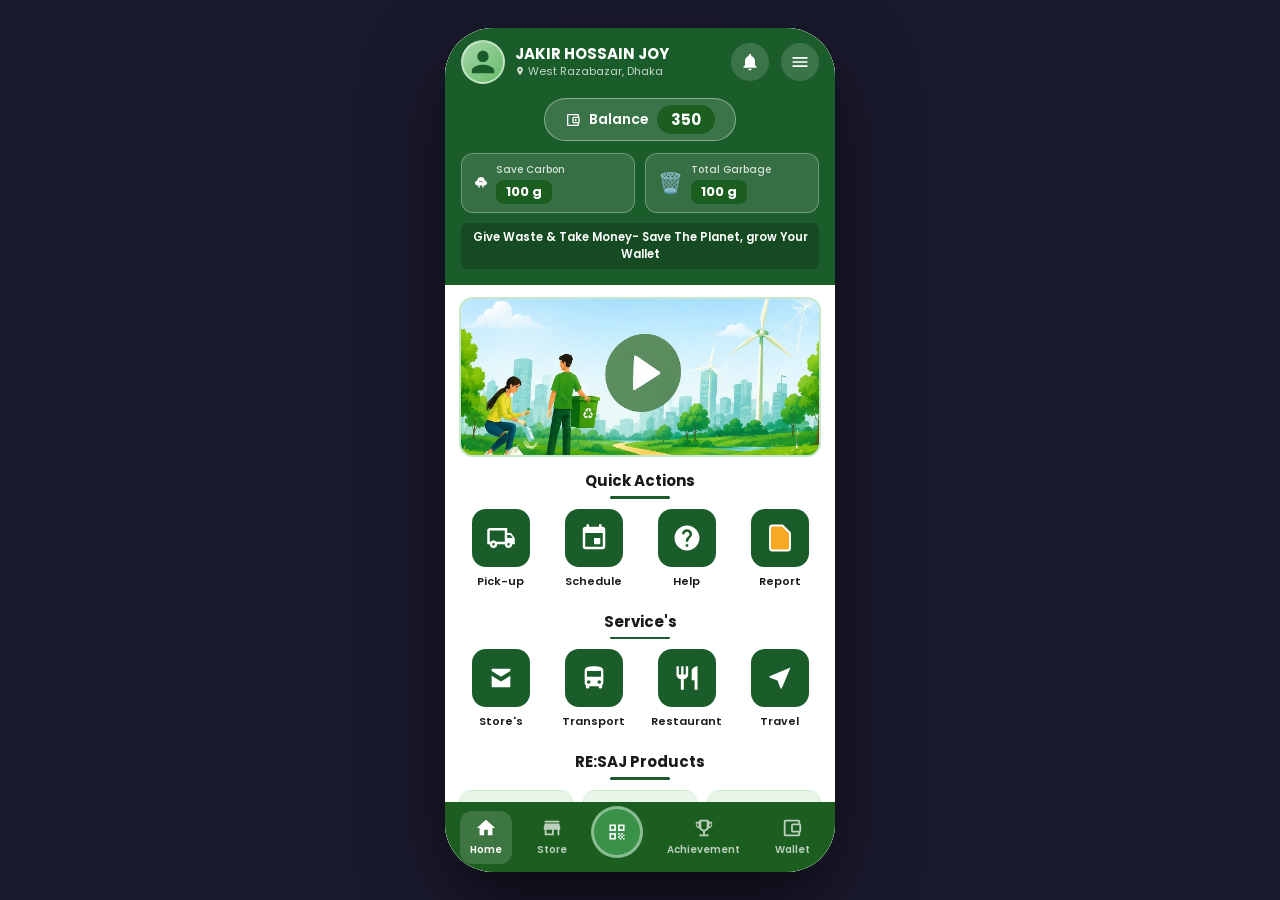
<file: resaj-app.html>
<!DOCTYPE html>
<html lang="en">
<head>
<meta charset="UTF-8">
<meta name="viewport" content="width=device-width, initial-scale=1.0, maximum-scale=1.0">
<title>RE:SAJ App</title>
<link href="https://fonts.googleapis.com/css2?family=Poppins:wght@400;500;600;700;800&family=Nunito:wght@400;600;700;800&display=swap" rel="stylesheet">
<style>
  :root {
    --green-dark: #1a5c2a;
    --green-mid: #216b30;
    --green-main: #2d7a3a;
    --green-light: #3a9148;
    --green-pale: #c8e6c9;
    --green-bg: #e8f5e9;
    --green-btn: #1b5e20;
    --accent-gold: #f9a825;
    --accent-red: #e53935;
    --white: #ffffff;
    --text-dark: #1a1a1a;
    --text-mid: #333;
    --text-light: #666;
    --card-bg: #f5fbf5;
    --border: #c8e6c9;
    --nav-h: 70px;
    --header-h: 60px;
  }

  * { margin: 0; padding: 0; box-sizing: border-box; -webkit-tap-highlight-color: transparent; }

  body {
    font-family: 'Poppins', sans-serif;
    background: #1a1a2e;
    display: flex;
    justify-content: center;
    align-items: center;
    min-height: 100vh;
    padding: 20px;
  }

  .phone-frame {
    width: 390px;
    height: 844px;
    background: #f0f0f0;
    border-radius: 48px;
    box-shadow: 0 30px 80px rgba(0,0,0,0.6), inset 0 0 0 2px #333, inset 0 0 0 4px #555;
    overflow: hidden;
    position: relative;
  }

  .app {
    width: 100%;
    height: 100%;
    background: var(--white);
    position: relative;
    overflow: hidden;
    display: flex;
    flex-direction: column;
  }

  /* ===== SCREEN MANAGEMENT ===== */
  .screen {
    position: absolute;
    inset: 0;
    display: flex;
    flex-direction: column;
    background: var(--white);
    opacity: 0;
    pointer-events: none;
    transition: opacity 0.25s ease;
    overflow: hidden;
  }
  .screen.active {
    opacity: 1;
    pointer-events: all;
  }

  /* ===== SCROLLABLE CONTENT ===== */
  .scroll-content {
    flex: 1;
    overflow-y: auto;
    -webkit-overflow-scrolling: touch;
    scrollbar-width: none;
  }
  .scroll-content::-webkit-scrollbar { display: none; }

  /* ===== TOP HEADER ===== */
  .top-header {
    background: var(--green-dark);
    padding: 12px 16px 16px;
    flex-shrink: 0;
  }

  .header-row {
    display: flex;
    align-items: center;
    justify-content: space-between;
    margin-bottom: 14px;
  }

  .user-info {
    display: flex;
    align-items: center;
    gap: 10px;
  }

  .avatar {
    width: 44px;
    height: 44px;
    border-radius: 50%;
    background: linear-gradient(135deg, #a5d6a7, #66bb6a);
    border: 2px solid rgba(255,255,255,0.5);
    display: flex;
    align-items: center;
    justify-content: center;
    overflow: hidden;
    cursor: pointer;
  }
  .avatar svg { width: 28px; height: 28px; fill: var(--green-dark); }

  .user-text .name {
    font-size: 15px;
    font-weight: 700;
    color: var(--white);
    line-height: 1.2;
  }
  .user-text .location {
    font-size: 11px;
    color: rgba(255,255,255,0.75);
    display: flex;
    align-items: center;
    gap: 3px;
  }

  .header-icons {
    display: flex;
    gap: 12px;
    align-items: center;
  }
  .header-icon-btn {
    width: 38px; height: 38px;
    background: rgba(255,255,255,0.15);
    border-radius: 50%;
    border: none;
    display: flex;
    align-items: center;
    justify-content: center;
    cursor: pointer;
    color: white;
  }
  .header-icon-btn svg { width: 20px; height: 20px; fill: white; }

  .balance-row {
    display: flex;
    justify-content: center;
    margin-bottom: 12px;
  }
  .balance-pill {
    background: rgba(255,255,255,0.15);
    border: 1.5px solid rgba(255,255,255,0.4);
    border-radius: 30px;
    padding: 6px 20px;
    display: flex;
    align-items: center;
    gap: 8px;
    color: white;
    font-size: 14px;
    font-weight: 600;
  }
  .balance-pill .bal-val {
    background: var(--green-btn);
    border-radius: 20px;
    padding: 3px 14px;
    font-size: 15px;
    font-weight: 700;
  }

  .stats-row {
    display: flex;
    gap: 10px;
    margin-bottom: 10px;
  }
  .stat-card {
    flex: 1;
    background: rgba(255,255,255,0.12);
    border: 1.5px solid rgba(255,255,255,0.3);
    border-radius: 12px;
    padding: 8px 12px;
    display: flex;
    align-items: center;
    gap: 8px;
  }
  .stat-icon { font-size: 20px; }
  .stat-info .stat-label { font-size: 10px; color: rgba(255,255,255,0.8); font-weight: 500; }
  .stat-info .stat-val {
    background: var(--green-btn);
    border-radius: 8px;
    padding: 2px 10px;
    font-size: 13px;
    font-weight: 700;
    color: white;
    margin-top: 2px;
    display: inline-block;
  }

  .tagline {
    text-align: center;
    font-size: 11.5px;
    font-weight: 600;
    color: var(--white);
    background: rgba(0,0,0,0.2);
    padding: 6px;
    border-radius: 6px;
  }

  /* ===== VIDEO BANNER ===== */
  .video-banner {
    margin: 12px 14px;
    background: url('images/video-banner.jpg') center/cover no-repeat;
    border-radius: 14px;
    height: 160px;
    display: flex;
    align-items: center;
    justify-content: center;
    border: 2px solid var(--green-pale);
    cursor: pointer;
  }
  .play-btn {
    width: 60px; height: 60px;
    background: rgba(150,150,150,0.6);
    border-radius: 50%;
    display: flex;
    align-items: center;
    justify-content: center;
  }
  .play-btn svg { width: 28px; height: 28px; fill: white; margin-left: 4px; }

  /* ===== SECTION TITLE ===== */
  .section-title {
    font-size: 15px;
    font-weight: 700;
    color: var(--text-dark);
    text-align: center;
    margin: 4px 0 10px;
    position: relative;
  }
  .section-title::after {
    content: '';
    display: block;
    width: 60px;
    height: 2.5px;
    background: var(--green-dark);
    border-radius: 2px;
    margin: 4px auto 0;
  }

  /* ===== QUICK ACTIONS ===== */
  .quick-actions {
    padding: 0 14px 6px;
  }
  .qa-grid {
    display: grid;
    grid-template-columns: repeat(4, 1fr);
    gap: 10px;
  }
  .qa-item {
    display: flex;
    flex-direction: column;
    align-items: center;
    gap: 6px;
    cursor: pointer;
  }
  .qa-icon {
    width: 58px; height: 58px;
    background: var(--green-dark);
    border-radius: 14px;
    display: flex;
    align-items: center;
    justify-content: center;
    transition: transform 0.15s;
  }
  .qa-icon:active { transform: scale(0.92); }
  .qa-icon svg { width: 30px; height: 30px; fill: white; }
  .qa-icon.report { background: var(--green-dark); }
  .qa-icon.report svg { fill: var(--accent-gold); }
  .qa-label { font-size: 11px; font-weight: 600; color: var(--text-dark); }

  /* ===== SERVICES ===== */
  .services-section { padding: 0 14px 6px; }
  .services-grid {
    display: grid;
    grid-template-columns: repeat(4, 1fr);
    gap: 10px;
  }
  .svc-item {
    display: flex;
    flex-direction: column;
    align-items: center;
    gap: 6px;
    cursor: pointer;
  }
  .svc-icon {
    width: 58px; height: 58px;
    background: var(--green-dark);
    border-radius: 14px;
    display: flex;
    align-items: center;
    justify-content: center;
    transition: transform 0.15s;
  }
  .svc-icon:active { transform: scale(0.92); }
  .svc-icon svg { width: 28px; height: 28px; fill: white; }
  .svc-label { font-size: 11px; font-weight: 600; color: var(--text-dark); }

  /* ===== PRODUCTS ===== */
  .products-section { padding: 0 14px 80px; }
  .products-grid {
    display: grid;
    grid-template-columns: repeat(3, 1fr);
    gap: 10px;
  }
  .product-card {
    border-radius: 12px;
    overflow: hidden;
    border: 1.5px solid var(--border);
    cursor: pointer;
    transition: transform 0.15s;
  }
  .product-card:active { transform: scale(0.96); }
  .product-img {
    width: 100%;
    height: 90px;
    object-fit: cover;
    background: #e8f5e9;
    display: flex;
    align-items: center;
    justify-content: center;
    font-size: 32px;
  }
  .product-info {
    background: var(--green-dark);
    padding: 5px 6px;
    text-align: center;
  }
  .product-name { font-size: 10px; font-weight: 600; color: white; }
  .product-price {
    background: rgba(0,0,0,0.3);
    border-radius: 10px;
    padding: 2px 8px;
    font-size: 10px;
    font-weight: 700;
    color: white;
    display: inline-block;
    margin-top: 3px;
  }

  /* ===== BOTTOM NAV ===== */
  .bottom-nav {
    height: var(--nav-h);
    background: var(--green-btn);
    display: flex;
    align-items: center;
    justify-content: space-around;
    flex-shrink: 0;
    border-radius: 0 0 0 0;
    padding: 0 8px;
  }
  .nav-item {
    display: flex;
    flex-direction: column;
    align-items: center;
    gap: 3px;
    cursor: pointer;
    padding: 6px 10px;
    border-radius: 12px;
    transition: background 0.15s;
    position: relative;
  }
  .nav-item.active { background: rgba(255,255,255,0.15); }
  .nav-item svg { width: 22px; height: 22px; fill: rgba(255,255,255,0.7); }
  .nav-item.active svg { fill: white; }
  .nav-item .nav-label { font-size: 10px; font-weight: 600; color: rgba(255,255,255,0.7); }
  .nav-item.active .nav-label { color: white; }
  .nav-scan-wrap {
    width: 52px; height: 52px;
    background: var(--green-light);
    border-radius: 50%;
    border: 3px solid rgba(255,255,255,0.4);
    display: flex;
    align-items: center;
    justify-content: center;
    margin-top: -10px;
    cursor: pointer;
    flex-shrink: 0;
  }
  .nav-scan-wrap svg { width: 26px; height: 26px; fill: white; }

  /* ===== SUB-SCREEN HEADER ===== */
  .sub-header {
    background: var(--green-dark);
    padding: 14px 16px;
    display: flex;
    align-items: center;
    gap: 12px;
    flex-shrink: 0;
  }
  .back-btn {
    width: 34px; height: 34px;
    background: rgba(255,255,255,0.2);
    border-radius: 50%;
    border: none;
    display: flex;
    align-items: center;
    justify-content: center;
    cursor: pointer;
  }
  .back-btn svg { width: 18px; height: 18px; fill: white; }
  .sub-header-title { font-size: 18px; font-weight: 700; color: white; flex: 1; text-align: center; }
  .sub-header-right { width: 34px; display: flex; justify-content: flex-end; }
  .cart-btn {
    width: 34px; height: 34px;
    background: rgba(255,255,255,0.2);
    border-radius: 50%;
    border: none;
    display: flex;
    align-items: center;
    justify-content: center;
    cursor: pointer;
    position: relative;
  }
  .cart-btn svg { width: 20px; height: 20px; fill: white; }
  .cart-badge {
    position: absolute;
    top: -2px; right: -2px;
    width: 14px; height: 14px;
    background: var(--accent-gold);
    border-radius: 50%;
    font-size: 8px;
    font-weight: 700;
    color: var(--green-dark);
    display: flex;
    align-items: center;
    justify-content: center;
  }

  /* ===== STORE SCREEN ===== */
  .store-search {
    margin: 12px 14px 8px;
    display: flex;
    align-items: center;
    background: #f5f5f5;
    border-radius: 30px;
    border: 1.5px solid var(--border);
    padding: 8px 16px;
    gap: 8px;
  }
  .store-search svg { width: 18px; height: 18px; fill: #999; flex-shrink: 0; }
  .store-search input {
    border: none;
    background: transparent;
    font-family: 'Poppins', sans-serif;
    font-size: 13px;
    color: var(--text-dark);
    outline: none;
    flex: 1;
  }

  .store-banner {
    margin: 0 14px 12px;
    background: var(--green-dark);
    border-radius: 16px;
    padding: 16px;
  }
  .store-banner h2 { font-size: 20px; font-weight: 800; color: white; }
  .store-banner p { font-size: 12px; color: rgba(255,255,255,0.85); margin-top: 4px; }
  .recycled-badge {
    display: inline-flex;
    align-items: center;
    gap: 5px;
    background: rgba(255,255,255,0.2);
    border-radius: 20px;
    padding: 4px 12px;
    margin-top: 8px;
    font-size: 12px;
    font-weight: 600;
    color: white;
  }

  .category-tabs {
    display: flex;
    gap: 8px;
    padding: 0 14px 12px;
    overflow-x: auto;
    scrollbar-width: none;
  }
  .category-tabs::-webkit-scrollbar { display: none; }
  .cat-tab {
    padding: 6px 16px;
    border-radius: 20px;
    border: 1.5px solid var(--green-dark);
    font-size: 12px;
    font-weight: 600;
    color: var(--green-dark);
    white-space: nowrap;
    cursor: pointer;
    background: transparent;
    transition: all 0.15s;
    flex-shrink: 0;
  }
  .cat-tab.active {
    background: var(--green-dark);
    color: white;
  }

  .store-products-grid {
    display: grid;
    grid-template-columns: 1fr 1fr;
    gap: 12px;
    padding: 0 14px 80px;
  }
  .store-product-card {
    border-radius: 14px;
    overflow: hidden;
    border: 1.5px solid var(--border);
    cursor: pointer;
  }
  .store-product-img {
    width: 100%;
    height: 130px;
    background: #e8f5e9;
    display: flex;
    align-items: center;
    justify-content: center;
    font-size: 48px;
    position: relative;
    overflow: hidden;
  }
  .store-product-img img { width: 100%; height: 100%; object-fit: cover; }
  .store-product-info {
    background: var(--green-dark);
    padding: 8px 10px;
  }
  .store-product-name { font-size: 13px; font-weight: 600; color: white; }
  .store-product-price { font-size: 15px; font-weight: 800; color: var(--accent-gold); }
  .add-cart-btn {
    display: block;
    width: 100%;
    background: transparent;
    border: 1.5px solid rgba(255,255,255,0.5);
    border-radius: 20px;
    padding: 5px;
    font-size: 11px;
    font-weight: 600;
    color: white;
    cursor: pointer;
    margin-top: 6px;
    font-family: 'Poppins', sans-serif;
    transition: background 0.15s;
  }
  .add-cart-btn:active { background: rgba(255,255,255,0.2); }

  /* ===== SCAN SCREEN ===== */
  .scan-area {
    margin: 16px 20px;
    background: #e8f5e9;
    border-radius: 20px;
    padding: 20px;
    display: flex;
    flex-direction: column;
    align-items: center;
    border: 2px solid var(--green-pale);
  }
  .qr-frame {
    width: 200px; height: 200px;
    background: linear-gradient(135deg, #1a5c2a, #2d7a3a);
    border-radius: 16px;
    display: grid;
    place-items: center;
    position: relative;
    overflow: hidden;
    margin-bottom: 14px;
  }
  .qr-inner {
    width: 160px; height: 160px;
    background: rgba(0,0,0,0.6);
    border-radius: 8px;
    display: flex;
    flex-direction: column;
    gap: 8px;
    padding: 16px;
    align-items: center;
    justify-content: center;
  }
  .qr-line { width: 100%; height: 8px; background: rgba(200,255,200,0.4); border-radius: 4px; }
  .qr-scanner-line {
    position: absolute;
    width: 80%;
    height: 2px;
    background: rgba(100,255,100,0.7);
    top: 50%;
    animation: scan-anim 2s ease-in-out infinite;
  }
  @keyframes scan-anim { 0%,100%{top:20%} 50%{top:80%} }
  .qr-corners {
    position: absolute;
    inset: 8px;
    border-radius: 8px;
  }
  .scan-instruction { font-size: 15px; font-weight: 700; color: var(--green-dark); text-align: center; }
  .scan-sub { font-size: 11px; color: var(--text-light); text-align: center; margin-top: 4px; }

  .scan-tools {
    display: flex;
    gap: 16px;
    margin-top: 12px;
  }
  .scan-tool-btn {
    width: 40px; height: 40px;
    background: var(--green-dark);
    border-radius: 50%;
    border: none;
    display: flex;
    align-items: center;
    justify-content: center;
    cursor: pointer;
  }
  .scan-tool-btn svg { width: 20px; height: 20px; fill: white; }

  .how-to-box {
    margin: 0 14px 12px;
    background: var(--green-dark);
    border-radius: 14px;
    padding: 14px;
  }
  .how-to-box h3 { font-size: 14px; font-weight: 700; color: white; margin-bottom: 10px; }
  .how-step {
    display: flex;
    align-items: flex-start;
    gap: 10px;
    margin-bottom: 8px;
  }
  .step-num {
    width: 24px; height: 24px;
    background: rgba(255,255,255,0.2);
    border-radius: 50%;
    display: flex;
    align-items: center;
    justify-content: center;
    font-size: 12px;
    font-weight: 700;
    color: white;
    flex-shrink: 0;
  }
  .step-text { font-size: 12px; color: rgba(255,255,255,0.9); font-weight: 500; line-height: 1.4; }

  .txn-history-box {
    margin: 0 14px 80px;
    background: var(--green-dark);
    border-radius: 14px;
    padding: 14px;
  }
  .txn-history-box h3 { font-size: 14px; font-weight: 700; color: white; margin-bottom: 10px; }
  .txn-item {
    display: flex;
    align-items: center;
    gap: 10px;
    padding: 8px 0;
    border-bottom: 1px solid rgba(255,255,255,0.1);
  }
  .txn-item:last-child { border-bottom: none; }
  .txn-icon {
    width: 36px; height: 36px;
    background: rgba(255,255,255,0.15);
    border-radius: 8px;
    display: flex;
    align-items: center;
    justify-content: center;
    flex-shrink: 0;
  }
  .txn-icon svg { width: 18px; height: 18px; fill: white; }
  .txn-name { font-size: 12px; font-weight: 600; color: white; }
  .txn-time { font-size: 10px; color: rgba(255,255,255,0.6); }

  /* ===== ACHIEVEMENT SCREEN ===== */
  .achievement-tabs {
    display: flex;
    gap: 8px;
    padding: 12px 14px 0;
    flex-shrink: 0;
  }
  .ach-tab {
    flex: 1;
    padding: 8px 6px;
    border-radius: 20px;
    border: 1.5px solid var(--green-dark);
    font-size: 11px;
    font-weight: 600;
    color: var(--green-dark);
    cursor: pointer;
    background: transparent;
    text-align: center;
    transition: all 0.15s;
    font-family: 'Poppins',sans-serif;
  }
  .ach-tab.active { background: var(--green-dark); color: white; border-color: var(--green-dark); }

  .user-rank-card {
    margin: 12px 14px;
    background: var(--green-dark);
    border-radius: 16px;
    padding: 14px;
    text-align: center;
  }
  .rank-avatar {
    width: 52px; height: 52px;
    background: rgba(255,255,255,0.2);
    border-radius: 50%;
    margin: 0 auto 8px;
    display: flex;
    align-items: center;
    justify-content: center;
  }
  .rank-avatar svg { width: 30px; height: 30px; fill: white; }
  .rank-name { font-size: 14px; font-weight: 700; color: white; margin-bottom: 10px; }
  .rank-stats { display: flex; gap: 1px; }
  .rank-stat {
    flex: 1;
    background: white;
    padding: 8px 4px;
    text-align: center;
  }
  .rank-stat:first-child { border-radius: 10px 0 0 10px; }
  .rank-stat:last-child { border-radius: 0 10px 10px 0; }
  .rank-stat .rs-icon { font-size: 20px; margin-bottom: 4px; }
  .rank-stat .rs-label { font-size: 9px; color: var(--text-light); font-weight: 500; }
  .rank-stat .rs-val { font-size: 13px; font-weight: 800; color: var(--green-dark); }

  .time-tabs {
    display: flex;
    gap: 8px;
    padding: 0 14px 10px;
  }
  .time-tab {
    flex: 1;
    padding: 6px;
    border-radius: 20px;
    border: 1.5px solid var(--green-dark);
    font-size: 11px;
    font-weight: 600;
    color: var(--green-dark);
    cursor: pointer;
    background: transparent;
    text-align: center;
    font-family: 'Poppins', sans-serif;
  }
  .time-tab.active { background: var(--green-dark); color: white; }

  .podium-box {
    margin: 0 14px 12px;
    background: var(--green-dark);
    border-radius: 16px;
    padding: 16px;
  }
  .podium-top3 {
    display: flex;
    align-items: flex-end;
    justify-content: center;
    gap: 8px;
    margin-bottom: 16px;
  }
  .podium-person {
    display: flex;
    flex-direction: column;
    align-items: center;
    gap: 4px;
  }
  .podium-avatar {
    width: 44px; height: 44px;
    border-radius: 50%;
    background: rgba(255,255,255,0.2);
    border: 2px solid rgba(255,255,255,0.4);
    display: flex;
    align-items: center;
    justify-content: center;
    position: relative;
  }
  .podium-avatar svg { width: 26px; height: 26px; fill: white; }
  .crown { position: absolute; top: -14px; font-size: 16px; }
  .podium-pname { font-size: 10px; font-weight: 700; color: white; }
  .podium-pts { font-size: 9px; color: rgba(255,255,255,0.7); }
  .podium-block {
    display: flex;
    align-items: center;
    justify-content: center;
    border-radius: 6px 6px 0 0;
    font-size: 22px;
    font-weight: 800;
    color: rgba(255,255,255,0.4);
  }
  .podium-1 { width: 70px; height: 80px; background: rgba(255,255,255,0.25); }
  .podium-2 { width: 60px; height: 60px; background: rgba(255,255,255,0.15); }
  .podium-3 { width: 60px; height: 50px; background: rgba(255,255,255,0.12); }

  .leaderboard-list { display: flex; flex-direction: column; gap: 8px; }
  .lb-item {
    display: flex;
    align-items: center;
    gap: 10px;
    background: rgba(255,255,255,0.95);
    border-radius: 12px;
    padding: 8px 12px;
  }
  .lb-rank { font-size: 13px; font-weight: 800; color: var(--green-dark); width: 18px; }
  .lb-avatar {
    width: 28px; height: 28px;
    background: var(--green-pale);
    border-radius: 50%;
    display: flex;
    align-items: center;
    justify-content: center;
  }
  .lb-avatar svg { width: 16px; height: 16px; fill: var(--green-dark); }
  .lb-name { flex: 1; font-size: 12px; font-weight: 600; color: var(--text-dark); }
  .lb-pts {
    background: var(--green-dark);
    color: white;
    border-radius: 12px;
    padding: 3px 10px;
    font-size: 10px;
    font-weight: 700;
  }

  /* BADGES TAB */
  .badges-grid {
    display: grid;
    grid-template-columns: repeat(3, 1fr);
    gap: 10px;
    padding: 12px 14px;
  }
  .badge-item {
    display: flex;
    flex-direction: column;
    align-items: center;
    gap: 5px;
  }
  .badge-icon-wrap {
    width: 64px; height: 64px;
    border-radius: 14px;
    display: flex;
    align-items: center;
    justify-content: center;
    font-size: 28px;
  }
  .badge-icon-wrap.earned { opacity: 1; }
  .badge-icon-wrap.locked { background: #ccc !important; opacity: 0.6; }
  .badge-name { font-size: 10px; font-weight: 600; color: var(--text-dark); text-align: center; }

  .how-earn-box {
    margin: 0 14px 80px;
    background: var(--green-dark);
    border-radius: 16px;
    padding: 14px;
  }
  .how-earn-box h3 { font-size: 14px; font-weight: 700; color: white; margin-bottom: 10px; }
  .earn-item {
    display: flex;
    align-items: center;
    gap: 10px;
    background: white;
    border-radius: 10px;
    padding: 9px 12px;
    margin-bottom: 7px;
  }
  .earn-icon { font-size: 24px; flex-shrink: 0; }
  .earn-name { font-size: 12px; font-weight: 700; color: var(--text-dark); }
  .earn-desc { font-size: 10px; color: var(--text-light); }
  .earned-badge {
    background: var(--green-dark);
    color: white;
    border-radius: 12px;
    padding: 3px 10px;
    font-size: 10px;
    font-weight: 700;
    margin-left: auto;
    flex-shrink: 0;
  }

  /* QUIZ TAB */
  .quiz-section { padding: 12px 14px 0; }
  .quiz-section h3 { font-size: 14px; font-weight: 700; color: var(--text-dark); margin-bottom: 10px; }
  .quiz-item {
    display: flex;
    align-items: center;
    gap: 10px;
    background: #f0f9f1;
    border: 1.5px solid var(--border);
    border-radius: 12px;
    padding: 10px 12px;
    margin-bottom: 8px;
    cursor: pointer;
  }
  .quiz-icon { font-size: 28px; flex-shrink: 0; }
  .quiz-name { font-size: 13px; font-weight: 700; color: var(--text-dark); }
  .quiz-count { font-size: 11px; color: var(--text-light); }
  .quiz-chevron { margin-left: auto; }
  .quiz-chevron svg { width: 16px; height: 16px; fill: var(--green-dark); }

  .tasks-section { padding: 12px 14px 0; }
  .tasks-section h3 { font-size: 14px; font-weight: 700; color: var(--text-dark); margin-bottom: 10px; }
  .task-item {
    display: flex;
    align-items: center;
    justify-content: space-between;
    background: #f0f9f1;
    border: 1.5px solid var(--border);
    border-radius: 12px;
    padding: 10px 12px;
    margin-bottom: 8px;
    cursor: pointer;
  }
  .task-name { font-size: 13px; font-weight: 700; color: var(--text-dark); }
  .task-time { font-size: 10px; color: var(--text-light); display: flex; align-items: center; gap: 4px; margin-top: 2px; }
  .task-time svg { width: 12px; height: 12px; fill: var(--text-light); }
  .task-pts {
    background: var(--accent-gold);
    color: var(--green-dark);
    border-radius: 12px;
    padding: 4px 12px;
    font-size: 11px;
    font-weight: 800;
  }

  .awareness-box {
    margin: 12px 14px 80px;
    background: var(--green-dark);
    border-radius: 16px;
    padding: 16px;
    text-align: center;
  }
  .awareness-box h3 { font-size: 15px; font-weight: 700; color: white; margin-bottom: 6px; }
  .awareness-box p { font-size: 11px; color: rgba(255,255,255,0.8); margin-bottom: 12px; line-height: 1.5; }
  .explore-btn {
    display: block;
    background: white;
    border: none;
    border-radius: 24px;
    padding: 10px;
    width: 100%;
    font-size: 13px;
    font-weight: 700;
    color: var(--green-dark);
    cursor: pointer;
    font-family: 'Poppins', sans-serif;
  }

  /* ===== WALLET SCREEN ===== */
  .wallet-header {
    background: var(--green-dark);
    padding: 16px 14px;
    flex-shrink: 0;
  }
  .wallet-balance-card {
    background: rgba(255,255,255,0.1);
    border-radius: 16px;
    padding: 16px;
  }
  .wb-label { font-size: 12px; color: rgba(255,255,255,0.8); font-weight: 500; display: flex; align-items: center; gap: 6px; }
  .wb-label svg { width: 18px; height: 18px; fill: white; }
  .wb-amount { font-size: 32px; font-weight: 800; color: white; margin: 6px 0; }
  .wb-points-row { display: flex; align-items: center; gap: 8px; }
  .wb-pts-label { font-size: 11px; color: rgba(255,255,255,0.7); }
  .wb-pts-val { font-size: 16px; font-weight: 800; color: white; }

  .convert-banner {
    margin: 12px 14px;
    background: linear-gradient(135deg, var(--accent-gold), #f57f17);
    border-radius: 14px;
    padding: 12px 16px;
  }
  .convert-banner h3 { font-size: 14px; font-weight: 700; color: var(--green-dark); }
  .convert-banner p { font-size: 11px; color: rgba(0,0,0,0.6); margin-top: 2px; }

  .wallet-actions {
    display: flex;
    gap: 10px;
    padding: 0 14px 12px;
  }
  .wallet-action-btn {
    flex: 1;
    background: var(--green-btn);
    border: none;
    border-radius: 12px;
    padding: 10px 6px;
    display: flex;
    flex-direction: column;
    align-items: center;
    gap: 4px;
    cursor: pointer;
    transition: opacity 0.15s;
    font-family: 'Poppins', sans-serif;
  }
  .wallet-action-btn:active { opacity: 0.8; }
  .wallet-action-btn svg { width: 20px; height: 20px; fill: white; }
  .wallet-action-btn span { font-size: 11px; font-weight: 600; color: white; }

  .wallet-totals {
    display: flex;
    gap: 10px;
    padding: 0 14px 12px;
  }
  .total-card {
    flex: 1;
    border-radius: 12px;
    padding: 10px;
    display: flex;
    align-items: center;
    gap: 8px;
  }
  .total-card.earned { background: #e8f5e9; }
  .total-card.spent { background: #ffebee; }
  .total-arrow { font-size: 18px; }
  .total-label { font-size: 10px; color: var(--text-light); font-weight: 500; }
  .total-val { font-size: 17px; font-weight: 800; color: var(--text-dark); }

  .txn-history-wallet {
    margin: 0 14px 80px;
    background: var(--green-dark);
    border-radius: 14px;
    padding: 14px;
  }
  .txn-history-wallet h3 { font-size: 14px; font-weight: 700; color: white; margin-bottom: 10px; }
  .wallet-txn-item {
    display: flex;
    align-items: center;
    gap: 10px;
    padding: 9px 0;
    border-bottom: 1px solid rgba(255,255,255,0.1);
  }
  .wallet-txn-item:last-child { border-bottom: none; }
  .wtxn-icon {
    width: 36px; height: 36px;
    border-radius: 10px;
    display: flex;
    align-items: center;
    justify-content: center;
    flex-shrink: 0;
  }
  .wtxn-icon.income { background: rgba(100,255,100,0.2); }
  .wtxn-icon.expense { background: rgba(255,100,100,0.2); }
  .wtxn-icon svg { width: 18px; height: 18px; }
  .wtxn-icon.income svg { fill: #69f0ae; }
  .wtxn-icon.expense svg { fill: #ff8a80; }
  .wtxn-name { font-size: 12px; font-weight: 600; color: white; }
  .wtxn-date { font-size: 10px; color: rgba(255,255,255,0.6); }

  /* ===== PROFILE SCREEN ===== */
  .profile-header {
    background: var(--green-dark);
    padding: 20px 16px;
    text-align: center;
    flex-shrink: 0;
  }
  .profile-avatar-big {
    width: 80px; height: 80px;
    border-radius: 50%;
    background: rgba(255,255,255,0.2);
    border: 3px solid rgba(255,255,255,0.5);
    margin: 0 auto 12px;
    display: flex;
    align-items: center;
    justify-content: center;
  }
  .profile-avatar-big svg { width: 48px; height: 48px; fill: white; }
  .profile-name { font-size: 18px; font-weight: 700; color: white; }
  .profile-loc { font-size: 12px; color: rgba(255,255,255,0.7); margin-top: 4px; }
  .profile-stats-row {
    display: flex;
    gap: 1px;
    margin-top: 14px;
    background: rgba(255,255,255,0.1);
    border-radius: 12px;
    overflow: hidden;
  }
  .ps-stat { flex: 1; padding: 10px 4px; text-align: center; }
  .ps-val { font-size: 16px; font-weight: 800; color: white; }
  .ps-label { font-size: 10px; color: rgba(255,255,255,0.7); }

  .profile-menu { padding: 12px 14px 80px; }
  .profile-menu-item {
    display: flex;
    align-items: center;
    gap: 12px;
    padding: 13px 14px;
    background: #f8fdf8;
    border-radius: 12px;
    margin-bottom: 8px;
    cursor: pointer;
    border: 1px solid var(--border);
  }
  .pmi-icon {
    width: 36px; height: 36px;
    background: var(--green-pale);
    border-radius: 10px;
    display: flex;
    align-items: center;
    justify-content: center;
  }
  .pmi-icon svg { width: 20px; height: 20px; fill: var(--green-dark); }
  .pmi-text { flex: 1; font-size: 13px; font-weight: 600; color: var(--text-dark); }
  .pmi-chevron svg { width: 16px; height: 16px; fill: #999; }

  /* ===== NOTIFICATION SCREEN ===== */
  .notif-list { padding: 12px 14px 80px; }
  .notif-item {
    display: flex;
    gap: 10px;
    padding: 12px;
    background: #f8fdf8;
    border-radius: 12px;
    margin-bottom: 8px;
    border: 1px solid var(--border);
    cursor: pointer;
  }
  .notif-item.unread { background: #e8f5e9; border-color: var(--green-light); }
  .notif-icon {
    width: 38px; height: 38px;
    background: var(--green-dark);
    border-radius: 10px;
    display: flex;
    align-items: center;
    justify-content: center;
    flex-shrink: 0;
  }
  .notif-icon svg { width: 20px; height: 20px; fill: white; }
  .notif-title { font-size: 13px; font-weight: 700; color: var(--text-dark); }
  .notif-desc { font-size: 11px; color: var(--text-light); margin-top: 2px; line-height: 1.4; }
  .notif-time { font-size: 10px; color: #aaa; margin-top: 4px; }
  .unread-dot {
    width: 8px; height: 8px;
    background: var(--green-light);
    border-radius: 50%;
    margin-top: 4px;
    flex-shrink: 0;
  }

  /* ===== MENU SCREEN ===== */
  .menu-header-section {
    background: var(--green-dark);
    padding: 16px;
    display: flex;
    align-items: center;
    gap: 12px;
  }
  .menu-avatar {
    width: 50px; height: 50px;
    background: rgba(255,255,255,0.2);
    border-radius: 50%;
    border: 2px solid rgba(255,255,255,0.4);
    display: flex;
    align-items: center;
    justify-content: center;
  }
  .menu-avatar svg { width: 30px; height: 30px; fill: white; }
  .menu-user-name { font-size: 16px; font-weight: 700; color: white; }
  .menu-user-loc { font-size: 11px; color: rgba(255,255,255,0.7); }
  .menu-list { padding: 12px 14px 80px; }
  .menu-section-title { font-size: 11px; font-weight: 700; color: #999; text-transform: uppercase; letter-spacing: 0.8px; margin: 10px 0 8px; }
  .menu-item {
    display: flex;
    align-items: center;
    gap: 12px;
    padding: 12px 14px;
    border-radius: 12px;
    cursor: pointer;
    margin-bottom: 4px;
    transition: background 0.12s;
  }
  .menu-item:hover { background: var(--green-bg); }
  .menu-item-icon {
    width: 38px; height: 38px;
    background: var(--green-pale);
    border-radius: 10px;
    display: flex;
    align-items: center;
    justify-content: center;
  }
  .menu-item-icon svg { width: 20px; height: 20px; fill: var(--green-dark); }
  .menu-item-label { flex: 1; font-size: 13px; font-weight: 600; color: var(--text-dark); }
  .menu-badge {
    background: var(--accent-red);
    color: white;
    border-radius: 10px;
    padding: 2px 8px;
    font-size: 10px;
    font-weight: 700;
  }

  /* ===== SERVICE SCREENS ===== */
  .service-content { padding: 14px 14px 80px; }
  .service-banner {
    background: var(--green-dark);
    border-radius: 16px;
    padding: 16px;
    margin-bottom: 14px;
    display: flex;
    align-items: center;
    gap: 14px;
  }
  .service-banner-icon { font-size: 40px; }
  .service-banner h2 { font-size: 17px; font-weight: 700; color: white; }
  .service-banner p { font-size: 11px; color: rgba(255,255,255,0.8); margin-top: 4px; }

  .service-options-grid {
    display: grid;
    grid-template-columns: 1fr 1fr;
    gap: 10px;
    margin-bottom: 14px;
  }
  .service-option-card {
    background: var(--green-bg);
    border: 1.5px solid var(--border);
    border-radius: 14px;
    padding: 14px;
    cursor: pointer;
    text-align: center;
    transition: background 0.15s;
  }
  .service-option-card:active { background: var(--green-pale); }
  .soc-icon { font-size: 32px; margin-bottom: 6px; }
  .soc-name { font-size: 12px; font-weight: 700; color: var(--text-dark); }
  .soc-desc { font-size: 10px; color: var(--text-light); margin-top: 3px; }

  .service-list-item {
    display: flex;
    align-items: center;
    gap: 12px;
    background: #f8fdf8;
    border: 1.5px solid var(--border);
    border-radius: 12px;
    padding: 12px;
    margin-bottom: 8px;
    cursor: pointer;
  }
  .sli-icon { font-size: 28px; flex-shrink: 0; }
  .sli-name { font-size: 13px; font-weight: 700; color: var(--text-dark); }
  .sli-desc { font-size: 11px; color: var(--text-light); }
  .sli-action {
    margin-left: auto;
    background: var(--green-dark);
    color: white;
    border-radius: 10px;
    padding: 5px 12px;
    font-size: 11px;
    font-weight: 600;
    flex-shrink: 0;
  }

  /* ===== PICKUP / SCHEDULE SCREENS ===== */
  .pickup-form { padding: 14px 14px 80px; }
  .form-group { margin-bottom: 14px; }
  .form-label { font-size: 12px; font-weight: 600; color: var(--text-dark); margin-bottom: 6px; display: block; }
  .form-input {
    width: 100%;
    background: #f5f5f5;
    border: 1.5px solid var(--border);
    border-radius: 12px;
    padding: 10px 14px;
    font-size: 13px;
    font-family: 'Poppins', sans-serif;
    color: var(--text-dark);
    outline: none;
  }
  .form-input:focus { border-color: var(--green-dark); }
  .form-select {
    width: 100%;
    background: #f5f5f5;
    border: 1.5px solid var(--border);
    border-radius: 12px;
    padding: 10px 14px;
    font-size: 13px;
    font-family: 'Poppins', sans-serif;
    color: var(--text-dark);
    outline: none;
    appearance: none;
  }
  .submit-btn {
    display: block;
    width: 100%;
    background: var(--green-dark);
    color: white;
    border: none;
    border-radius: 14px;
    padding: 14px;
    font-size: 15px;
    font-weight: 700;
    cursor: pointer;
    font-family: 'Poppins', sans-serif;
    margin-top: 8px;
  }

  .schedule-list { padding: 14px 14px 80px; }
  .schedule-item {
    display: flex;
    gap: 12px;
    background: var(--green-bg);
    border: 1.5px solid var(--border);
    border-radius: 14px;
    padding: 12px;
    margin-bottom: 10px;
  }
  .schedule-date {
    background: var(--green-dark);
    border-radius: 10px;
    padding: 8px;
    text-align: center;
    min-width: 48px;
    flex-shrink: 0;
  }
  .schedule-date .day { font-size: 11px; color: rgba(255,255,255,0.7); }
  .schedule-date .num { font-size: 20px; font-weight: 800; color: white; line-height: 1; }
  .schedule-info .sched-title { font-size: 13px; font-weight: 700; color: var(--text-dark); }
  .schedule-info .sched-detail { font-size: 11px; color: var(--text-light); margin-top: 2px; }
  .sched-status {
    margin-left: auto;
    align-self: center;
    font-size: 10px;
    font-weight: 700;
    padding: 4px 10px;
    border-radius: 10px;
    flex-shrink: 0;
  }
  .sched-status.pending { background: #fff3e0; color: #e65100; }
  .sched-status.confirmed { background: #e8f5e9; color: var(--green-dark); }

  /* ===== REPORT SCREEN ===== */
  .report-form { padding: 14px 14px 80px; }
  .report-type-grid {
    display: grid;
    grid-template-columns: 1fr 1fr;
    gap: 10px;
    margin-bottom: 14px;
  }
  .report-type-card {
    background: var(--green-bg);
    border: 1.5px solid var(--border);
    border-radius: 12px;
    padding: 14px 10px;
    text-align: center;
    cursor: pointer;
    transition: all 0.15s;
  }
  .report-type-card.selected { background: var(--green-dark); border-color: var(--green-dark); }
  .report-type-card .rt-icon { font-size: 28px; margin-bottom: 5px; }
  .report-type-card .rt-name { font-size: 12px; font-weight: 600; color: var(--text-dark); }
  .report-type-card.selected .rt-name { color: white; }

  /* HELP SCREEN */
  .help-content { padding: 14px 14px 80px; }
  .faq-item {
    background: var(--green-bg);
    border: 1.5px solid var(--border);
    border-radius: 12px;
    padding: 13px;
    margin-bottom: 8px;
    cursor: pointer;
  }
  .faq-q { font-size: 13px; font-weight: 600; color: var(--text-dark); display: flex; justify-content: space-between; align-items: center; }
  .faq-q svg { width: 16px; height: 16px; fill: var(--green-dark); flex-shrink: 0; }
  .faq-a { font-size: 12px; color: var(--text-light); margin-top: 8px; line-height: 1.5; display: none; }
  .faq-item.open .faq-a { display: block; }

  /* ===== TOAST ===== */
  .toast {
    position: fixed;
    bottom: 90px;
    left: 50%;
    transform: translateX(-50%) translateY(20px);
    background: var(--green-btn);
    color: white;
    padding: 10px 20px;
    border-radius: 20px;
    font-size: 13px;
    font-weight: 600;
    opacity: 0;
    transition: all 0.3s;
    pointer-events: none;
    z-index: 1000;
    white-space: nowrap;
  }
  .toast.show { opacity: 1; transform: translateX(-50%) translateY(0); }
</style>
</head>
<body>

<div class="phone-frame">
<div class="app">

<!-- =================== HOME SCREEN =================== -->
<div class="screen active" id="screen-home">
  <!-- Top Header -->
  <div class="top-header">
    <div class="header-row">
      <div class="user-info">
        <div class="avatar" onclick="showScreen('screen-profile')">
          <svg viewBox="0 0 24 24"><path d="M12 12c2.7 0 4.8-2.1 4.8-4.8S14.7 2.4 12 2.4 7.2 4.5 7.2 7.2 9.3 12 12 12zm0 2.4c-3.2 0-9.6 1.6-9.6 4.8v2.4h19.2v-2.4c0-3.2-6.4-4.8-9.6-4.8z"/></svg>
        </div>
        <div class="user-text">
          <div class="name">JAKIR HOSSAIN JOY</div>
          <div class="location">
            <svg viewBox="0 0 24 24" width="10" height="10" fill="rgba(255,255,255,0.8)"><path d="M12 2C8.13 2 5 5.13 5 9c0 5.25 7 13 7 13s7-7.75 7-13c0-3.87-3.13-7-7-7zm0 9.5c-1.38 0-2.5-1.12-2.5-2.5s1.12-2.5 2.5-2.5 2.5 1.12 2.5 2.5-1.12 2.5-2.5 2.5z"/></svg>
            West Razabazar, Dhaka
          </div>
        </div>
      </div>
      <div class="header-icons">
        <button class="header-icon-btn" onclick="showScreen('screen-notifications')">
          <svg viewBox="0 0 24 24"><path d="M12 22c1.1 0 2-.9 2-2h-4c0 1.1.9 2 2 2zm6-6v-5c0-3.07-1.64-5.64-4.5-6.32V4c0-.83-.67-1.5-1.5-1.5s-1.5.67-1.5 1.5v.68C7.63 5.36 6 7.92 6 11v5l-2 2v1h16v-1l-2-2z"/></svg>
        </button>
        <button class="header-icon-btn" onclick="showScreen('screen-menu')">
          <svg viewBox="0 0 24 24"><path d="M3 18h18v-2H3v2zm0-5h18v-2H3v2zm0-7v2h18V6H3z"/></svg>
        </button>
      </div>
    </div>

    <div class="balance-row">
      <div class="balance-pill">
        <svg viewBox="0 0 24 24" width="16" height="16" fill="white"><path d="M21 7.28V5c0-1.1-.9-2-2-2H5c-1.11 0-2 .9-2 2v14c0 1.1.89 2 2 2h14c1.1 0 2-.9 2-2v-2.28A2 2 0 0022 15V9a2 2 0 00-1-1.72zM20 9v6h-7V9h7zM5 19V5h14v2h-6c-1.1 0-2 .9-2 2v6c0 1.1.9 2 2 2h6v2H5z"/><circle cx="16" cy="12" r="1.5"/></svg>
        Balance
        <div class="bal-val">350</div>
      </div>
    </div>

    <div class="stats-row">
      <div class="stat-card">
        <div class="stat-icon" style="display: flex; align-items: center; justify-content: center; width: 14px; height: 14px;">
  <svg viewBox="0 0 100 100" width="100%" height="100%" fill="white">
    <mask id="co2-mask">
      <rect width="100" height="100" fill="white" />
      <path d="M 32 58 v 17 h -4 l 8 10 l 8 -10 h -4 v -17 z" fill="white" stroke="white" stroke-width="4" stroke-linejoin="round" />
      <path d="M 60 58 v 17 h -4 l 8 10 l 8 -10 h -4 v -17 z" fill="white" stroke="white" stroke-width="4" stroke-linejoin="round" />
    </mask>
    
    <path mask="url(#co2-mask)" d="M 25 65 A 15 15 0 0 1 25 35 A 25 25 0 0 1 75 35 A 15 15 0 0 1 75 65 Z" fill="white" stroke="white" stroke-width="6" stroke-linejoin="round"/>
    
    <text x="50" y="46" font-family="Arial, sans-serif" font-weight="900" font-size="16" fill="currentColor" text-anchor="middle">CO<tspan dy="4" font-size="11" font-weight="bold">2</tspan></text>
    
    <path d="M 32 60 v 15 h -4 l 8 10 l 8 -10 h -4 v -15 z" fill="white"/>
    <path d="M 60 60 v 15 h -4 l 8 10 l 8 -10 h -4 v -15 z" fill="white"/>
  </svg>
</div>
        <div class="stat-info">
          <div class="stat-label">Save Carbon</div>
          <div class="stat-val">100 g</div>
        </div>
      </div>
      <div class="stat-card">
        <div class="stat-icon">🗑️</div>
        <div class="stat-info">
          <div class="stat-label">Total Garbage</div>
          <div class="stat-val">100 g</div>
        </div>
      </div>
    </div>

    <div class="tagline">Give Waste & Take Money- Save The Planet, grow Your Wallet</div>
  </div>

  <div class="scroll-content">
    <!-- Video Banner -->
    <div class="video-banner"></div>

    <!-- Quick Actions -->
    <div class="quick-actions">
      <div class="section-title">Quick Actions</div>
      <div class="qa-grid">
        <div class="qa-item" onclick="showScreen('screen-pickup')">
          <div class="qa-icon">
            <svg viewBox="0 0 24 24"><path d="M20 8h-3V4H3c-1.1 0-2 .9-2 2v11h2c0 1.66 1.34 3 3 3s3-1.34 3-3h6c0 1.66 1.34 3 3 3s3-1.34 3-3h2v-5l-3-4zm-.5 1.5l1.96 2.5H17V9.5h2.5zM6 18c-.55 0-1-.45-1-1s.45-1 1-1 1 .45 1 1-.45 1-1 1zm2.22-3c-.55-.61-1.36-1-2.22-1s-1.67.39-2.22 1H3V6h12v9H8.22zm9.78 3c-.55 0-1-.45-1-1s.45-1 1-1 1 .45 1 1-.45 1-1 1z"/></svg>
          </div>
          <div class="qa-label">Pick-up</div>
        </div>
        <div class="qa-item" onclick="showScreen('screen-schedule')">
          <div class="qa-icon">
            <svg viewBox="0 0 24 24"><path d="M17 12h-5v5h5v-5zM16 1v2H8V1H6v2H5c-1.11 0-1.99.9-1.99 2L3 19c0 1.1.89 2 2 2h14c1.1 0 2-.9 2-2V5c0-1.1-.9-2-2-2h-1V1h-2zm3 18H5V8h14v11z"/></svg>
          </div>
          <div class="qa-label">Schedule</div>
        </div>
        <div class="qa-item" onclick="showScreen('screen-help')">
          <div class="qa-icon">
            <svg viewBox="0 0 24 24"><path d="M12 2C6.48 2 2 6.48 2 12s4.48 10 10 10 10-4.48 10-10S17.52 2 12 2zm1 17h-2v-2h2v2zm2.07-7.75l-.9.92C13.45 12.9 13 13.5 13 15h-2v-.5c0-1.1.45-2.1 1.17-2.83l1.24-1.26c.37-.36.59-.86.59-1.41 0-1.1-.9-2-2-2s-2 .9-2 2H8c0-2.21 1.79-4 4-4s4 1.79 4 4c0 .88-.36 1.68-.93 2.25z"/></svg>
          </div>
          <div class="qa-label">Help</div>
        </div>
        <div class="qa-item" onclick="showScreen('screen-report')">
          <div class="qa-icon report">
            <svg viewBox="0 0 24 24" fill="none"><path d="M14 2H6a2 2 0 00-2 2v16a2 2 0 002 2h12a2 2 0 002-2V8l-6-6z" stroke="white" stroke-width="1.5"/><path d="M12 9v4M12 17h.01" stroke="#f9a825" stroke-width="2" stroke-linecap="round"/></svg>
          </div>
          <div class="qa-label">Report</div>
        </div>
      </div>
    </div>

    <!-- Services -->
    <div class="services-section" style="margin-top:14px">
      <div class="section-title">Service's</div>
      <div class="services-grid">
        <div class="svc-item" onclick="showScreen('screen-stores')">
          <div class="svc-icon">
            <svg viewBox="0 0 24 24"><path d="M20 4H4v2l8 5 8-5V4zM4 20h16V10l-8 5-8-5v10z"/></svg>
          </div>
          <div class="svc-label">Store's</div>
        </div>
        <div class="svc-item" onclick="showScreen('screen-transport')">
          <div class="svc-icon">
            <svg viewBox="0 0 24 24"><path d="M4 16c0 .88.39 1.67 1 2.22V20c0 .55.45 1 1 1h1c.55 0 1-.45 1-1v-1h8v1c0 .55.45 1 1 1h1c.55 0 1-.45 1-1v-1.78c.61-.55 1-1.34 1-2.22V6c0-3.5-3.58-4-8-4s-8 .5-8 4v10zm3.5 1c-.83 0-1.5-.67-1.5-1.5S6.67 14 7.5 14s1.5.67 1.5 1.5S8.33 17 7.5 17zm9 0c-.83 0-1.5-.67-1.5-1.5s.67-1.5 1.5-1.5 1.5.67 1.5 1.5-.67 1.5-1.5 1.5zm1.5-6H6V6h12v5z"/></svg>
          </div>
          <div class="svc-label">Transport</div>
        </div>
        <div class="svc-item" onclick="showScreen('screen-restaurant')">
          <div class="svc-icon">
            <svg viewBox="0 0 24 24"><path d="M11 9H9V2H7v7H5V2H3v7c0 2.12 1.66 3.84 3.75 3.97V22h2.5v-9.03C11.34 12.84 13 11.12 13 9V2h-2v7zm5-3v8h2.5v8H21V2c-2.76 0-5 2.24-5 4z"/></svg>
          </div>
          <div class="svc-label">Restaurant</div>
        </div>
        <div class="svc-item" onclick="showScreen('screen-travel')">
          <div class="svc-icon">
            <svg viewBox="0 0 24 24"><path d="M21 3L3 10.53v.98l6.84 2.65L12.48 21h.98L21 3z"/></svg>
          </div>
          <div class="svc-label">Travel</div>
        </div>
      </div>
    </div>

    <!-- RE:SAJ Products -->
    <div class="products-section" style="margin-top:14px">
      <div class="section-title">RE:SAJ Products</div>
      <div class="products-grid">
        <div class="product-card" onclick="showScreen('screen-store')">
          <div class="product-img">👕</div>
          <div class="product-info">
            <div class="product-name">T-shirt</div>
            <div class="product-price">৳ 250</div>
          </div>
        </div>
        <div class="product-card" onclick="showScreen('screen-store')">
          <div class="product-img">🍱</div>
          <div class="product-info">
            <div class="product-name">Curtlet</div>
            <div class="product-price">৳ 250</div>
          </div>
        </div>
        <div class="product-card" onclick="showScreen('screen-store')">
          <div class="product-img">👜</div>
          <div class="product-info">
            <div class="product-name">Eco-Bag</div>
            <div class="product-price">৳ 250</div>
          </div>
        </div>
        <div class="product-card" onclick="showScreen('screen-store')">
          <div class="product-img">👗</div>
          <div class="product-info">
            <div class="product-name">Panjabi</div>
            <div class="product-price">৳ 250</div>
          </div>
        </div>
        <div class="product-card" onclick="showScreen('screen-store')">
          <div class="product-img">🪞</div>
          <div class="product-info">
            <div class="product-name">Home Decor</div>
            <div class="product-price">৳ 250</div>
          </div>
        </div>
        <div class="product-card" onclick="showScreen('screen-store')">
          <div class="product-img">📔</div>
          <div class="product-info">
            <div class="product-name">Notebook</div>
            <div class="product-price">৳ 250</div>
          </div>
        </div>
      </div>
    </div>
  </div>

  <!-- Bottom Nav -->
  <div class="bottom-nav">
    <div class="nav-item active" onclick="setNav(this)">
      <svg viewBox="0 0 24 24"><path d="M10 20v-6h4v6h5v-8h3L12 3 2 12h3v8z"/></svg>
      <span class="nav-label">Home</span>
    </div>
<div class="nav-item" onclick="showScreen('screen-store'); setNav(this)">
  <svg viewBox="0 0 24 24"><path d="M20 4H4v2h16V4zm1 10v-2l-1-5H4l-1 5v2h1v6h10v-6h4v6h2v-6h1zm-9 4H6v-4h6v4z"/></svg>
  <span class="nav-label">Store</span>
</div>
    <div class="nav-scan-wrap" onclick="showScreen('screen-scan')">
      <svg viewBox="0 0 24 24"><path d="M9.5 6.5v3h-3v-3h3M11 5H5v6h6V5zm-1.5 9.5v3h-3v-3h3M11 13H5v6h6v-6zm6.5-6.5v3h-3v-3h3M19 5h-6v6h6V5zm-6 8h1.5v1.5H13V13zm1.5 1.5H16V16h-1.5v-1.5zM16 13h1.5v1.5H16V13zm-3 3h1.5v1.5H13V16zm1.5 1.5H16V19h-1.5v-1.5zM16 16h1.5v1.5H16V16zm1.5-1.5H19V16h-1.5v-1.5zm0 3H19V19h-1.5v-1.5z"/></svg>
    </div>
    <div class="nav-item" onclick="showScreen('screen-achievement'); setNav(this)">
      <svg viewBox="0 0 24 24"><path d="M19 5h-2V3H7v2H5c-1.1 0-2 .9-2 2v1c0 2.55 1.92 4.63 4.39 4.94.63 1.5 1.98 2.63 3.61 2.96V19H7v2h10v-2h-4v-3.1c1.63-.33 2.98-1.46 3.61-2.96C19.08 12.63 21 10.55 21 8V7c0-1.1-.9-2-2-2zm-15 3V7h2v3.82C4.84 10.4 4 9.3 4 8zm8 6c-1.65 0-3-1.35-3-3V5h6v6c0 1.65-1.35 3-3 3zm8-6c0 1.3-.84 2.4-2 2.82V7h2v1z"/></svg>
      <span class="nav-label">Achievement</span>
    </div>
    <div class="nav-item" onclick="showScreen('screen-wallet'); setNav(this)">
      <svg viewBox="0 0 24 24"><path d="M21 7.28V5c0-1.1-.9-2-2-2H5c-1.11 0-2 .9-2 2v14c0 1.1.89 2 2 2h14c1.1 0 2-.9 2-2v-2.28A2 2 0 0022 15V9a2 2 0 00-1-1.72zM20 9v6h-7V9h7zM5 19V5h14v2h-6c-1.1 0-2 .9-2 2v6c0 1.1.9 2 2 2h6v2H5z"/></svg>
      <span class="nav-label">Wallet</span>
    </div>
  </div>
</div>

<!-- =================== STORE SCREEN =================== -->
<div class="screen" id="screen-store">
  <div class="sub-header">
    <button class="back-btn" onclick="goBack()">
      <svg viewBox="0 0 24 24"><path d="M20 11H7.83l5.59-5.59L12 4l-8 8 8 8 1.41-1.41L7.83 13H20v-2z"/></svg>
    </button>
    <div class="sub-header-title">RE:SAJ Store</div>
    <div class="sub-header-right">
      <button class="cart-btn" onclick="showToast('Cart: 2 items')">
        <svg viewBox="0 0 24 24"><path d="M7 18c-1.1 0-1.99.9-1.99 2S5.9 22 7 22s2-.9 2-2-.9-2-2-2zM1 2v2h2l3.6 7.59-1.35 2.45c-.16.28-.25.61-.25.96C5 16.1 5.9 17 7 17h12v-2H7.42c-.14 0-.25-.11-.25-.25l.03-.12.9-1.63H19c.75 0 1.41-.41 1.75-1.03l3.58-6.49A1 1 0 0023.47 4H5.21l-.94-2H1zm16 16c-1.1 0-1.99.9-1.99 2s.89 2 1.99 2 2-.9 2-2-.9-2-2-2z"/></svg>
        <div class="cart-badge">2</div>
      </button>
    </div>
  </div>

  <div class="scroll-content">
    <div class="store-search">
      <svg viewBox="0 0 24 24"><path d="M15.5 14h-.79l-.28-.27A6.471 6.471 0 0016 9.5 6.5 6.5 0 109.5 16c1.61 0 3.09-.59 4.23-1.57l.27.28v.79l5 4.99L20.49 19l-4.99-5zm-6 0C7.01 14 5 11.99 5 9.5S7.01 5 9.5 5 14 7.01 14 9.5 11.99 14 9.5 14z"/></svg>
      <input type="text" placeholder="Search eco-friendly products">
    </div>

    <div class="store-banner">
      <h2>Traditional Fusion</h2>
      <p>Handcrafted Products from recycled materials</p>
      <div class="recycled-badge">♻️ 100% Recycled</div>
    </div>

    <div class="category-tabs">
      <button class="cat-tab active">All</button>
      <button class="cat-tab">Clothing</button>
      <button class="cat-tab">Food</button>
      <button class="cat-tab">Home</button>
      <button class="cat-tab">Accessories</button>
    </div>

    <div class="store-products-grid">
      <div class="store-product-card">
        <div class="store-product-img">👕</div>
        <div class="store-product-info">
          <div class="store-product-name">T-shirt</div>
          <div class="store-product-price">৳250</div>
          <button class="add-cart-btn" onclick="showToast('Added to cart!')">Add to Cart</button>
        </div>
      </div>
      <div class="store-product-card">
        <div class="store-product-img">👖</div>
        <div class="store-product-info">
          <div class="store-product-name">Pant</div>
          <div class="store-product-price">৳250</div>
          <button class="add-cart-btn" onclick="showToast('Added to cart!')">Add to Cart</button>
        </div>
      </div>
      <div class="store-product-card">
        <div class="store-product-img">👜</div>
        <div class="store-product-info">
          <div class="store-product-name">Recycled Bag</div>
          <div class="store-product-price">৳250</div>
          <button class="add-cart-btn" onclick="showToast('Added to cart!')">Add to Cart</button>
        </div>
      </div>
      <div class="store-product-card">
        <div class="store-product-img">📓</div>
        <div class="store-product-info">
          <div class="store-product-name">Recycled notebook</div>
          <div class="store-product-price">৳250</div>
          <button class="add-cart-btn" onclick="showToast('Added to cart!')">Add to Cart</button>
        </div>
      </div>
      <div class="store-product-card">
        <div class="store-product-img">🧣</div>
        <div class="store-product-info">
          <div class="store-product-name">Eco Scarf</div>
          <div class="store-product-price">৳180</div>
          <button class="add-cart-btn" onclick="showToast('Added to cart!')">Add to Cart</button>
        </div>
      </div>
      <div class="store-product-card">
        <div class="store-product-img">🪴</div>
        <div class="store-product-info">
          <div class="store-product-name">Plant Pot</div>
          <div class="store-product-price">৳150</div>
          <button class="add-cart-btn" onclick="showToast('Added to cart!')">Add to Cart</button>
        </div>
      </div>
    </div>
  </div>

  <div class="bottom-nav">
    <div class="nav-item" onclick="showScreen('screen-home'); setNav(this)">
      <svg viewBox="0 0 24 24"><path d="M10 20v-6h4v6h5v-8h3L12 3 2 12h3v8z"/></svg>
      <span class="nav-label">Home</span>
    </div>
    <div class="nav-item active" onclick="setNav(this)">
      <svg viewBox="0 0 24 24"><path d="M20 4H4v2h16V4zm1 10v-2l-1-5H4l-1 5v2h1v6h10v-6h4v6h2v-6h1zm-9 4H6v-4h6v4z"/></svg>
      <span class="nav-label">Store</span>
    </div>
    <div class="nav-scan-wrap" onclick="showScreen('screen-scan')">
      <svg viewBox="0 0 24 24"><path d="M9.5 6.5v3h-3v-3h3M11 5H5v6h6V5zm-1.5 9.5v3h-3v-3h3M11 13H5v6h6v-6zm6.5-6.5v3h-3v-3h3M19 5h-6v6h6V5zm-6 8h1.5v1.5H13V13zm1.5 1.5H16V16h-1.5v-1.5zM16 13h1.5v1.5H16V13zm-3 3h1.5v1.5H13V16zm1.5 1.5H16V19h-1.5v-1.5zM16 16h1.5v1.5H16V16zm1.5-1.5H19V16h-1.5v-1.5zm0 3H19V19h-1.5v-1.5z"/></svg>
    </div>
    <div class="nav-item" onclick="showScreen('screen-achievement')">
      <svg viewBox="0 0 24 24"><path d="M19 5h-2V3H7v2H5c-1.1 0-2 .9-2 2v1c0 2.55 1.92 4.63 4.39 4.94.63 1.5 1.98 2.63 3.61 2.96V19H7v2h10v-2h-4v-3.1c1.63-.33 2.98-1.46 3.61-2.96C19.08 12.63 21 10.55 21 8V7c0-1.1-.9-2-2-2z"/></svg>
      <span class="nav-label">Achievement</span>
    </div>
    <div class="nav-item" onclick="showScreen('screen-wallet')">
      <svg viewBox="0 0 24 24"><path d="M21 7.28V5c0-1.1-.9-2-2-2H5c-1.11 0-2 .9-2 2v14c0 1.1.89 2 2 2h14c1.1 0 2-.9 2-2v-2.28A2 2 0 0022 15V9a2 2 0 00-1-1.72z"/></svg>
      <span class="nav-label">Wallet</span>
    </div>
  </div>
</div>

<!-- =================== SCAN SCREEN =================== -->
<div class="screen" id="screen-scan">
  <div class="sub-header">
    <button class="back-btn" onclick="goBack()">
      <svg viewBox="0 0 24 24"><path d="M20 11H7.83l5.59-5.59L12 4l-8 8 8 8 1.41-1.41L7.83 13H20v-2z"/></svg>
    </button>
    <div class="sub-header-title">Scan QR Code</div>
    <div class="sub-header-right"></div>
  </div>

  <div class="scroll-content">
    <div class="scan-area">
      <div class="qr-frame">
        <div class="qr-inner">
          <div class="qr-line"></div>
          <div class="qr-line" style="width:60%"></div>
          <div class="qr-line"></div>
          <div class="qr-line" style="width:80%"></div>
        </div>
        <div class="qr-scanner-line"></div>
      </div>
      <div class="scan-instruction">Position QR Code in Frame</div>
      <div class="scan-sub">Scanning will start automatically</div>
      <div class="scan-tools">
        <button class="scan-tool-btn" onclick="showToast('Gallery opened')">
          <svg viewBox="0 0 24 24"><path d="M21 19V5c0-1.1-.9-2-2-2H5c-1.1 0-2 .9-2 2v14c0 1.1.9 2 2 2h14c1.1 0 2-.9 2-2zM8.5 13.5l2.5 3.01L14.5 12l4.5 6H5l3.5-4.5z"/></svg>
        </button>
        <button class="scan-tool-btn" onclick="showToast('Flashlight toggled')">
          <svg viewBox="0 0 24 24"><path d="M7 2v11h3v9l7-12h-4l4-8z"/></svg>
        </button>
      </div>
    </div>

    <div class="how-to-box">
      <h3>How to Scan</h3>
      <div class="how-step">
        <div class="step-num">1</div>
        <div class="step-text">Find the QR code on your waste bin or pickup location</div>
      </div>
      <div class="how-step">
        <div class="step-num">2</div>
        <div class="step-text">Hold your phone steady and position the code in the frame</div>
      </div>
      <div class="how-step">
        <div class="step-num">3</div>
        <div class="step-text">Wait for automatic scanning and earn your green points!</div>
      </div>
    </div>

    <div class="txn-history-box">
      <h3>Transaction History</h3>
      <div class="txn-item">
        <div class="txn-icon">
          <svg viewBox="0 0 24 24"><path d="M9.5 6.5v3h-3v-3h3M11 5H5v6h6V5zm-1.5 9.5v3h-3v-3h3M11 13H5v6h6v-6zm6.5-6.5v3h-3v-3h3M19 5h-6v6h6V5z"/></svg>
        </div>
        <div>
          <div class="txn-name">West Razabazar Bin #42</div>
          <div class="txn-time">2 hours ago</div>
        </div>
      </div>
      <div class="txn-item">
        <div class="txn-icon">
          <svg viewBox="0 0 24 24"><path d="M9.5 6.5v3h-3v-3h3M11 5H5v6h6V5zm-1.5 9.5v3h-3v-3h3M11 13H5v6h6v-6zm6.5-6.5v3h-3v-3h3M19 5h-6v6h6V5z"/></svg>
        </div>
        <div>
          <div class="txn-name">Collection Point A</div>
          <div class="txn-time">Yesterday, 10:00 AM</div>
        </div>
      </div>
      <div class="txn-item">
        <div class="txn-icon">
          <svg viewBox="0 0 24 24"><path d="M9.5 6.5v3h-3v-3h3M11 5H5v6h6V5zm-1.5 9.5v3h-3v-3h3M11 13H5v6h6v-6zm6.5-6.5v3h-3v-3h3M19 5h-6v6h6V5z"/></svg>
        </div>
        <div>
          <div class="txn-name">Community Center Bin</div>
          <div class="txn-time">Nov 20, 2025</div>
        </div>
      </div>
    </div>
  </div>

  <div class="bottom-nav">
    <div class="nav-item" onclick="showScreen('screen-home')"><svg viewBox="0 0 24 24"><path d="M10 20v-6h4v6h5v-8h3L12 3 2 12h3v8z"/></svg><span class="nav-label">Home</span></div>
    <div class="nav-item" onclick="showScreen('screen-store')"><svg viewBox="0 0 24 24"><path d="M20 4H4v2h16V4zm1 10v-2l-1-5H4l-1 5v2h1v6h10v-6h4v6h2v-6h1zm-9 4H6v-4h6v4z"/></svg><span class="nav-label">Store</span></div>
    <div class="nav-scan-wrap active-scan" style="background:rgba(255,255,255,0.3)" onclick="showToast('Scanner active')">
      <svg viewBox="0 0 24 24"><path d="M9.5 6.5v3h-3v-3h3M11 5H5v6h6V5zm-1.5 9.5v3h-3v-3h3M11 13H5v6h6v-6zm6.5-6.5v3h-3v-3h3M19 5h-6v6h6V5zm-6 8h1.5v1.5H13V13zm1.5 1.5H16V16h-1.5v-1.5zM16 13h1.5v1.5H16V13zm-3 3h1.5v1.5H13V16zm1.5 1.5H16V19h-1.5v-1.5zM16 16h1.5v1.5H16V16zm1.5-1.5H19V16h-1.5v-1.5zm0 3H19V19h-1.5v-1.5z"/></svg>
    </div>
    <div class="nav-item" onclick="showScreen('screen-achievement')"><svg viewBox="0 0 24 24"><path d="M19 5h-2V3H7v2H5c-1.1 0-2 .9-2 2v1c0 2.55 1.92 4.63 4.39 4.94.63 1.5 1.98 2.63 3.61 2.96V19H7v2h10v-2h-4v-3.1c1.63-.33 2.98-1.46 3.61-2.96C19.08 12.63 21 10.55 21 8V7c0-1.1-.9-2-2-2z"/></svg><span class="nav-label">Achievement</span></div>
    <div class="nav-item" onclick="showScreen('screen-wallet')"><svg viewBox="0 0 24 24"><path d="M21 7.28V5c0-1.1-.9-2-2-2H5c-1.11 0-2 .9-2 2v14c0 1.1.89 2 2 2h14c1.1 0 2-.9 2-2v-2.28A2 2 0 0022 15V9a2 2 0 00-1-1.72z"/></svg><span class="nav-label">Wallet</span></div>
  </div>
</div>

<!-- =================== ACHIEVEMENT SCREEN =================== -->
<div class="screen" id="screen-achievement">
  <div class="sub-header">
    <button class="back-btn" onclick="goBack()"><svg viewBox="0 0 24 24"><path d="M20 11H7.83l5.59-5.59L12 4l-8 8 8 8 1.41-1.41L7.83 13H20v-2z"/></svg></button>
    <div class="sub-header-title">Achievement</div>
    <div class="sub-header-right"></div>
  </div>

  <div class="achievement-tabs">
    <button class="ach-tab active" onclick="switchAchTab('leaderboard', this)">Leaderboard</button>
    <button class="ach-tab" onclick="switchAchTab('badge', this)">Badge</button>
    <button class="ach-tab" onclick="switchAchTab('quiz', this)">Quiz & Task</button>
  </div>

  <!-- LEADERBOARD TAB -->
  <div class="scroll-content" id="ach-leaderboard">
    <div class="user-rank-card">
      <div class="rank-avatar"><svg viewBox="0 0 24 24"><path d="M12 12c2.7 0 4.8-2.1 4.8-4.8S14.7 2.4 12 2.4 7.2 4.5 7.2 7.2 9.3 12 12 12zm0 2.4c-3.2 0-9.6 1.6-9.6 4.8v2.4h19.2v-2.4c0-3.2-6.4-4.8-9.6-4.8z" fill="white"/></svg></div>
      <div class="rank-name">Jakir Hossain Joy</div>
      <div class="rank-stats">
        <div class="rank-stat">
          <div class="rs-icon">⭐</div>
          <div class="rs-label">Points</div>
          <div class="rs-val">60,000</div>
        </div>
        <div class="rank-stat">
          <div class="rs-icon">🌐</div>
          <div class="rs-label">City Rank</div>
          <div class="rs-val">#9,999</div>
        </div>
        <div class="rank-stat">
          <div class="rs-icon">👥</div>
          <div class="rs-label">Society Rank</div>
          <div class="rs-val">#1</div>
        </div>
      </div>
    </div>

    <div class="time-tabs">
      <button class="time-tab active" onclick="setTimeTab(this)">Daily</button>
      <button class="time-tab" onclick="setTimeTab(this)">Weekly</button>
      <button class="time-tab" onclick="setTimeTab(this)">Monthly</button>
    </div>

    <div class="podium-box">
      <div class="podium-top3">
        <div class="podium-person">
          <div class="podium-avatar"><svg viewBox="0 0 24 24" width="26" height="26"><path d="M12 12c2.7 0 4.8-2.1 4.8-4.8S14.7 2.4 12 2.4 7.2 4.5 7.2 7.2 9.3 12 12 12zm0 2.4c-3.2 0-9.6 1.6-9.6 4.8v2.4h19.2v-2.4c0-3.2-6.4-4.8-9.6-4.8z" fill="white"/></svg></div>
          <div class="podium-pname">JAKIR</div>
          <div class="podium-pts">5000 Point</div>
          <div class="podium-block podium-2">2</div>
        </div>
        <div class="podium-person">
          <div class="podium-avatar" style="border-color:#f9a825">
            <div class="crown">👑</div>
            <svg viewBox="0 0 24 24" width="26" height="26"><path d="M12 12c2.7 0 4.8-2.1 4.8-4.8S14.7 2.4 12 2.4 7.2 4.5 7.2 7.2 9.3 12 12 12zm0 2.4c-3.2 0-9.6 1.6-9.6 4.8v2.4h19.2v-2.4c0-3.2-6.4-4.8-9.6-4.8z" fill="white"/></svg>
          </div>
          <div class="podium-pname">HOSSAIN</div>
          <div class="podium-pts">6000 Point</div>
          <div class="podium-block podium-1">1</div>
        </div>
        <div class="podium-person">
          <div class="podium-avatar"><svg viewBox="0 0 24 24" width="26" height="26"><path d="M12 12c2.7 0 4.8-2.1 4.8-4.8S14.7 2.4 12 2.4 7.2 4.5 7.2 7.2 9.3 12 12 12zm0 2.4c-3.2 0-9.6 1.6-9.6 4.8v2.4h19.2v-2.4c0-3.2-6.4-4.8-9.6-4.8z" fill="white"/></svg></div>
          <div class="podium-pname">JOY</div>
          <div class="podium-pts">4000 Point</div>
          <div class="podium-block podium-3">3</div>
        </div>
      </div>
      <div class="leaderboard-list">
        <div class="lb-item"><div class="lb-rank">4.</div><div class="lb-avatar"><svg viewBox="0 0 24 24" width="16" height="16"><path d="M12 12c2.7 0 4.8-2.1 4.8-4.8S14.7 2.4 12 2.4 7.2 4.5 7.2 7.2 9.3 12 12 12zm0 2.4c-3.2 0-9.6 1.6-9.6 4.8v2.4h19.2v-2.4c0-3.2-6.4-4.8-9.6-4.8z" fill="#2d7a3a"/></svg></div><div class="lb-name">JAKIR HOSSAIN JOY</div><div class="lb-pts">3000 Point</div></div>
        <div class="lb-item"><div class="lb-rank">5.</div><div class="lb-avatar"><svg viewBox="0 0 24 24" width="16" height="16"><path d="M12 12c2.7 0 4.8-2.1 4.8-4.8S14.7 2.4 12 2.4 7.2 4.5 7.2 7.2 9.3 12 12 12zm0 2.4c-3.2 0-9.6 1.6-9.6 4.8v2.4h19.2v-2.4c0-3.2-6.4-4.8-9.6-4.8z" fill="#2d7a3a"/></svg></div><div class="lb-name">JAKIR HOSSAIN JOY</div><div class="lb-pts">2000 Point</div></div>
        <div class="lb-item"><div class="lb-rank">6.</div><div class="lb-avatar"><svg viewBox="0 0 24 24" width="16" height="16"><path d="M12 12c2.7 0 4.8-2.1 4.8-4.8S14.7 2.4 12 2.4 7.2 4.5 7.2 7.2 9.3 12 12 12zm0 2.4c-3.2 0-9.6 1.6-9.6 4.8v2.4h19.2v-2.4c0-3.2-6.4-4.8-9.6-4.8z" fill="#2d7a3a"/></svg></div><div class="lb-name">JAKIR HOSSAIN JOY</div><div class="lb-pts">1000 Point</div></div>
      </div>
    </div>
    <div style="height:80px"></div>
  </div>

  <!-- BADGE TAB -->
  <div class="scroll-content" id="ach-badge" style="display:none">
    <div style="padding:12px 14px 0"><div class="section-title" style="text-align:left">My Badges</div></div>
    <div style="margin:0 14px 12px; background:var(--green-dark); border-radius:16px; padding:14px">
      <div class="badges-grid" style="padding:0">
        <div class="badge-item"><div class="badge-icon-wrap earned" style="background:#c8b400">⏰</div><div class="badge-name" style="color:white">Early Bird</div></div>
        <div class="badge-item"><div class="badge-icon-wrap earned" style="background:#388e3c">⭐</div><div class="badge-name" style="color:white">Recycle Star</div></div>
        <div class="badge-item"><div class="badge-icon-wrap earned" style="background:#37474f">☁️</div><div class="badge-name" style="color:white">Carbon Saver</div></div>
        <div class="badge-item"><div class="badge-icon-wrap earned" style="background:#6d4c41">🏆</div><div class="badge-name" style="color:white">Waste Warrior</div></div>
        <div class="badge-item"><div class="badge-icon-wrap earned" style="background:#2e7d32">🏆</div><div class="badge-name" style="color:white">Eco Champion</div></div>
        <div class="badge-item"><div class="badge-icon-wrap locked" style="background:#388e3c">🔒</div><div class="badge-name" style="color:rgba(255,255,255,0.6)">Green Legend</div></div>
      </div>
    </div>

    <div class="how-earn-box">
      <h3>How to Earn</h3>
      <div class="earn-item"><div class="earn-icon">⏰</div><div><div class="earn-name">Early Bird</div><div class="earn-desc">Complete 10 morning pick-up</div></div><div class="earned-badge">Earned</div></div>
      <div class="earn-item"><div class="earn-icon">⭐</div><div><div class="earn-name">Recycle Star</div><div class="earn-desc">Achieve 500 Green Points</div></div><div class="earned-badge">Earned</div></div>
      <div class="earn-item"><div class="earn-icon">☁️</div><div><div class="earn-name">Carbon Saver</div><div class="earn-desc">Save 5g Carbon Emissions</div></div><div class="earned-badge">Earned</div></div>
      <div class="earn-item"><div class="earn-icon">🏅</div><div><div class="earn-name">Waste Warrior</div><div class="earn-desc">Recycle 50kg of waste</div></div></div>
      <div class="earn-item"><div class="earn-icon">🏆</div><div><div class="earn-name">Eco Champion</div><div class="earn-desc">Complete 25 sustainable tasks</div></div></div>
      <div class="earn-item"><div class="earn-icon">🔒</div><div><div class="earn-name">Green Legend</div><div class="earn-desc">Reach level 6</div></div></div>
    </div>
  </div>

  <!-- QUIZ & TASK TAB -->
  <div class="scroll-content" id="ach-quiz" style="display:none">
    <div class="quiz-section">
      <h3>Sustainable Quiz</h3>
      <div class="quiz-item" onclick="showToast('Sustainable Living Quiz started!')"><div class="quiz-icon">🌱</div><div><div class="quiz-name">Sustanable Living Quiz</div><div class="quiz-count">Eco-friendly • 12 Quizzes</div></div><div class="quiz-chevron"><svg viewBox="0 0 24 24"><path d="M10 6L8.59 7.41 13.17 12l-4.58 4.59L10 18l6-6z"/></svg></div></div>
      <div class="quiz-item" onclick="showToast('Waste Management Quiz started!')"><div class="quiz-icon">🗑️</div><div><div class="quiz-name">Waste Management quiz</div><div class="quiz-count">Environment • 8 Quizzes</div></div><div class="quiz-chevron"><svg viewBox="0 0 24 24"><path d="M10 6L8.59 7.41 13.17 12l-4.58 4.59L10 18l6-6z"/></svg></div></div>
      <div class="quiz-item" onclick="showToast('Climate Action Quiz started!')"><div class="quiz-icon">🌍</div><div><div class="quiz-name">Climate Action Quiz</div><div class="quiz-count">Sustainability • 6 Quizzes</div></div><div class="quiz-chevron"><svg viewBox="0 0 24 24"><path d="M10 6L8.59 7.41 13.17 12l-4.58 4.59L10 18l6-6z"/></svg></div></div>
    </div>

    <div class="tasks-section">
      <h3>Green Environment Tasks</h3>
      <div class="task-item"><div><div class="task-name">Weekly Recycling Challenge</div><div class="task-time"><svg viewBox="0 0 24 24"><path d="M12 2C6.48 2 2 6.48 2 12s4.48 10 10 10 10-4.48 10-10S17.52 2 12 2zm0 18c-4.42 0-8-3.58-8-8s3.58-8 8-8 8 3.58 8 8-3.58 8-8 8zm.5-13H11v6l5.25 3.15.75-1.23-4.5-2.67V7z"/></svg> Ends in 6d 23h</div></div><div class="task-pts">+50 pts</div></div>
      <div class="task-item"><div><div class="task-name">Plant a Tree Initiative</div><div class="task-time"><svg viewBox="0 0 24 24"><path d="M12 2C6.48 2 2 6.48 2 12s4.48 10 10 10 10-4.48 10-10S17.52 2 12 2zm0 18c-4.42 0-8-3.58-8-8s3.58-8 8-8 8 3.58 8 8-3.58 8-8 8zm.5-13H11v6l5.25 3.15.75-1.23-4.5-2.67V7z"/></svg> Ends in 10d 5h</div></div><div class="task-pts">+100 pts</div></div>
      <div class="task-item"><div><div class="task-name">Community Clean-up Drive</div><div class="task-time"><svg viewBox="0 0 24 24"><path d="M12 2C6.48 2 2 6.48 2 12s4.48 10 10 10 10-4.48 10-10S17.52 2 12 2zm0 18c-4.42 0-8-3.58-8-8s3.58-8 8-8 8 3.58 8 8-3.58 8-8 8zm.5-13H11v6l5.25 3.15.75-1.23-4.5-2.67V7z"/></svg> Ends in 3d 12h</div></div><div class="task-pts">+75 pts</div></div>
    </div>

    <div class="awareness-box">
      <h3>Join Awareness Programs</h3>
      <p>Participate in community events and earn bonus points while making a difference!</p>
      <button class="explore-btn" onclick="showToast('Exploring programs...')">Explore Programs</button>
    </div>
  </div>

  <div class="bottom-nav">
    <div class="nav-item" onclick="showScreen('screen-home')"><svg viewBox="0 0 24 24"><path d="M10 20v-6h4v6h5v-8h3L12 3 2 12h3v8z"/></svg><span class="nav-label">Home</span></div>
    <div class="nav-item" onclick="showScreen('screen-store')"><svg viewBox="0 0 24 24"><path d="M20 4H4v2h16V4zm1 10v-2l-1-5H4l-1 5v2h1v6h10v-6h4v6h2v-6h1zm-9 4H6v-4h6v4z"/></svg><span class="nav-label">Store</span></div>
    <div class="nav-scan-wrap" onclick="showScreen('screen-scan')"><svg viewBox="0 0 24 24"><path d="M9.5 6.5v3h-3v-3h3M11 5H5v6h6V5zm-1.5 9.5v3h-3v-3h3M11 13H5v6h6v-6zm6.5-6.5v3h-3v-3h3M19 5h-6v6h6V5zm-6 8h1.5v1.5H13V13zm1.5 1.5H16V16h-1.5v-1.5zM16 13h1.5v1.5H16V13zm-3 3h1.5v1.5H13V16zm1.5 1.5H16V19h-1.5v-1.5zM16 16h1.5v1.5H16V16zm1.5-1.5H19V16h-1.5v-1.5zm0 3H19V19h-1.5v-1.5z"/></svg></div>
    <div class="nav-item active"><svg viewBox="0 0 24 24"><path d="M19 5h-2V3H7v2H5c-1.1 0-2 .9-2 2v1c0 2.55 1.92 4.63 4.39 4.94.63 1.5 1.98 2.63 3.61 2.96V19H7v2h10v-2h-4v-3.1c1.63-.33 2.98-1.46 3.61-2.96C19.08 12.63 21 10.55 21 8V7c0-1.1-.9-2-2-2z"/></svg><span class="nav-label">Achievement</span></div>
    <div class="nav-item" onclick="showScreen('screen-wallet')"><svg viewBox="0 0 24 24"><path d="M21 7.28V5c0-1.1-.9-2-2-2H5c-1.11 0-2 .9-2 2v14c0 1.1.89 2 2 2h14c1.1 0 2-.9 2-2v-2.28A2 2 0 0022 15V9a2 2 0 00-1-1.72z"/></svg><span class="nav-label">Wallet</span></div>
  </div>
</div>

<!-- =================== WALLET SCREEN =================== -->
<div class="screen" id="screen-wallet">
  <div class="sub-header">
    <button class="back-btn" onclick="goBack()"><svg viewBox="0 0 24 24"><path d="M20 11H7.83l5.59-5.59L12 4l-8 8 8 8 1.41-1.41L7.83 13H20v-2z"/></svg></button>
    <div class="sub-header-title">My Wallet</div>
    <div class="sub-header-right"></div>
  </div>

  <div class="scroll-content">
    <div class="wallet-header">
      <div class="wallet-balance-card">
        <div class="wb-label"><svg viewBox="0 0 24 24"><path d="M21 7.28V5c0-1.1-.9-2-2-2H5c-1.11 0-2 .9-2 2v14c0 1.1.89 2 2 2h14c1.1 0 2-.9 2-2v-2.28A2 2 0 0022 15V9a2 2 0 00-1-1.72z"/></svg> Available Balance</div>
        <div class="wb-amount">৳ 350.00</div>
        <div class="wb-points-row">
          <div class="wb-pts-label">Earn Green Points</div>
          <div class="wb-pts-val">35000 Points</div>
        </div>
      </div>
    </div>

    <div class="convert-banner">
      <h3>Convert Green Points</h3>
      <p>Exchange your points for cash rewards</p>
    </div>

    <div class="wallet-actions">
      <button class="wallet-action-btn" onclick="showToast('Donate initiated')"><svg viewBox="0 0 24 24"><path d="M11 5H6.5C5.12 5 4 6.12 4 7.5S5.12 10 6.5 10H11v1H4v2h7v1H6.5C5.12 14 4 15.12 4 16.5S5.12 19 6.5 19H11v2h2v-2h1c2.76 0 5-2.24 5-5v-4c0-2.76-2.24-5-5-5h-1V3h-2v2zm3 12h-3v-2h3c.55 0 1 .45 1 1s-.45 1-1 1zm0-6h-3V9h3c.55 0 1 .45 1 1s-.45 1-1 1z"/></svg><span>Donate</span></button>
      <button class="wallet-action-btn" onclick="showToast('Share link copied!')"><svg viewBox="0 0 24 24"><path d="M21 3L3 10.53v.98l6.84 2.65L12.48 21h.98L21 3z"/></svg><span>Share</span></button>
      <button class="wallet-action-btn" onclick="showToast('Withdrawal requested')"><svg viewBox="0 0 24 24"><path d="M4 8h4V4H4v4zm6 12h4v-4h-4v4zm-6 0h4v-4H4v4zm0-6h4v-4H4v4zm6 0h4v-4h-4v4zm6-10v4h4V4h-4zm-6 4h4V4h-4v4zm6 6h4v-4h-4v4zm0 6h4v-4h-4v4z"/></svg><span>Withdraw</span></button>
    </div>

    <div class="wallet-totals">
      <div class="total-card earned"><div class="total-arrow" style="color:#2d7a3a">↗</div><div><div class="total-label">Total Earned</div><div class="total-val">৳ 520</div></div></div>
      <div class="total-card spent"><div class="total-arrow" style="color:#e53935">↙</div><div><div class="total-label">Total Spent</div><div class="total-val">৳170</div></div></div>
    </div>

    <div class="txn-history-wallet">
      <h3>Transaction History</h3>
      <div class="wallet-txn-item"><div class="wtxn-icon income"><svg viewBox="0 0 24 24"><path d="M20 12l-1.41-1.41L13 16.17V4h-2v12.17l-5.58-5.59L4 12l8 8 8-8z"/></svg></div><div><div class="wtxn-name">Waste Pick-up Reward</div><div class="wtxn-date">Today, 10:00 AM</div></div></div>
      <div class="wallet-txn-item"><div class="wtxn-icon expense"><svg viewBox="0 0 24 24"><path d="M4 12l1.41 1.41L11 7.83V20h2V7.83l5.58 5.59L20 12l-8-8-8 8z"/></svg></div><div><div class="wtxn-name">Purchased T-Shirt</div><div class="wtxn-date">Yesterday, 10:00 AM</div></div></div>
      <div class="wallet-txn-item"><div class="wtxn-icon income"><svg viewBox="0 0 24 24"><path d="M20 12l-1.41-1.41L13 16.17V4h-2v12.17l-5.58-5.59L4 12l8 8 8-8z"/></svg></div><div><div class="wtxn-name">Weekly Bonus</div><div class="wtxn-date">Nov 20, 2025</div></div></div>
      <div class="wallet-txn-item"><div class="wtxn-icon expense"><svg viewBox="0 0 24 24"><path d="M21 3L3 10.53v.98l6.84 2.65L12.48 21h.98L21 3z"/></svg></div><div><div class="wtxn-name">Transfer to Friend</div><div class="wtxn-date">Nov 18, 2025</div></div></div>
      <div class="wallet-txn-item"><div class="wtxn-icon income"><svg viewBox="0 0 24 24"><path d="M20 12l-1.41-1.41L13 16.17V4h-2v12.17l-5.58-5.59L4 12l8 8 8-8z"/></svg></div><div><div class="wtxn-name">Quiz Completion</div><div class="wtxn-date">Nov 15, 2025</div></div></div>
    </div>
  </div>

  <div class="bottom-nav">
    <div class="nav-item" onclick="showScreen('screen-home')"><svg viewBox="0 0 24 24"><path d="M10 20v-6h4v6h5v-8h3L12 3 2 12h3v8z"/></svg><span class="nav-label">Home</span></div>
    <div class="nav-item" onclick="showScreen('screen-store')"><svg viewBox="0 0 24 24"><path d="M20 4H4v2h16V4zm1 10v-2l-1-5H4l-1 5v2h1v6h10v-6h4v6h2v-6h1zm-9 4H6v-4h6v4z"/></svg><span class="nav-label">Store</span></div>
    <div class="nav-scan-wrap" onclick="showScreen('screen-scan')"><svg viewBox="0 0 24 24"><path d="M9.5 6.5v3h-3v-3h3M11 5H5v6h6V5zm-1.5 9.5v3h-3v-3h3M11 13H5v6h6v-6zm6.5-6.5v3h-3v-3h3M19 5h-6v6h6V5zm-6 8h1.5v1.5H13V13zm1.5 1.5H16V16h-1.5v-1.5zM16 13h1.5v1.5H16V13zm-3 3h1.5v1.5H13V16zm1.5 1.5H16V19h-1.5v-1.5zM16 16h1.5v1.5H16V16zm1.5-1.5H19V16h-1.5v-1.5zm0 3H19V19h-1.5v-1.5z"/></svg></div>
    <div class="nav-item" onclick="showScreen('screen-achievement')"><svg viewBox="0 0 24 24"><path d="M19 5h-2V3H7v2H5c-1.1 0-2 .9-2 2v1c0 2.55 1.92 4.63 4.39 4.94.63 1.5 1.98 2.63 3.61 2.96V19H7v2h10v-2h-4v-3.1c1.63-.33 2.98-1.46 3.61-2.96C19.08 12.63 21 10.55 21 8V7c0-1.1-.9-2-2-2z"/></svg><span class="nav-label">Achievement</span></div>
    <div class="nav-item active"><svg viewBox="0 0 24 24"><path d="M21 7.28V5c0-1.1-.9-2-2-2H5c-1.11 0-2 .9-2 2v14c0 1.1.89 2 2 2h14c1.1 0 2-.9 2-2v-2.28A2 2 0 0022 15V9a2 2 0 00-1-1.72z"/></svg><span class="nav-label">Wallet</span></div>
  </div>
</div>

<!-- =================== PROFILE SCREEN =================== -->
<div class="screen" id="screen-profile">
  <div class="sub-header">
    <button class="back-btn" onclick="goBack()"><svg viewBox="0 0 24 24"><path d="M20 11H7.83l5.59-5.59L12 4l-8 8 8 8 1.41-1.41L7.83 13H20v-2z"/></svg></button>
    <div class="sub-header-title">My Profile</div>
    <div class="sub-header-right"></div>
  </div>

  <div class="scroll-content">
    <div class="profile-header">
      <div class="profile-avatar-big"><svg viewBox="0 0 24 24"><path d="M12 12c2.7 0 4.8-2.1 4.8-4.8S14.7 2.4 12 2.4 7.2 4.5 7.2 7.2 9.3 12 12 12zm0 2.4c-3.2 0-9.6 1.6-9.6 4.8v2.4h19.2v-2.4c0-3.2-6.4-4.8-9.6-4.8z" fill="white"/></svg></div>
      <div class="profile-name">JAKIR HOSSAIN JOY</div>
      <div class="profile-loc">📍 West Razabazar, Dhaka</div>
      <div class="profile-stats-row">
        <div class="ps-stat"><div class="ps-val">60K</div><div class="ps-label">Points</div></div>
        <div class="ps-stat"><div class="ps-val">350</div><div class="ps-label">Balance</div></div>
        <div class="ps-stat"><div class="ps-val">#1</div><div class="ps-label">Rank</div></div>
        <div class="ps-stat"><div class="ps-val">100g</div><div class="ps-label">CO₂ Saved</div></div>
      </div>
    </div>

    <div class="profile-menu">
      <div class="profile-menu-item" onclick="showToast('Edit Profile')"><div class="pmi-icon"><svg viewBox="0 0 24 24"><path d="M3 17.25V21h3.75L17.81 9.94l-3.75-3.75L3 17.25zM20.71 7.04c.39-.39.39-1.02 0-1.41l-2.34-2.34c-.39-.39-1.02-.39-1.41 0l-1.83 1.83 3.75 3.75 1.83-1.83z"/></svg></div><div class="pmi-text">Edit Profile</div><div class="pmi-chevron"><svg viewBox="0 0 24 24"><path d="M10 6L8.59 7.41 13.17 12l-4.58 4.59L10 18l6-6z"/></svg></div></div>
      <div class="profile-menu-item" onclick="showScreen('screen-wallet')"><div class="pmi-icon"><svg viewBox="0 0 24 24"><path d="M21 7.28V5c0-1.1-.9-2-2-2H5c-1.11 0-2 .9-2 2v14c0 1.1.89 2 2 2h14c1.1 0 2-.9 2-2v-2.28A2 2 0 0022 15V9a2 2 0 00-1-1.72z"/></svg></div><div class="pmi-text">My Wallet</div><div class="pmi-chevron"><svg viewBox="0 0 24 24"><path d="M10 6L8.59 7.41 13.17 12l-4.58 4.59L10 18l6-6z"/></svg></div></div>
      <div class="profile-menu-item" onclick="showScreen('screen-achievement')"><div class="pmi-icon"><svg viewBox="0 0 24 24"><path d="M19 5h-2V3H7v2H5c-1.1 0-2 .9-2 2v1c0 2.55 1.92 4.63 4.39 4.94.63 1.5 1.98 2.63 3.61 2.96V19H7v2h10v-2h-4v-3.1c1.63-.33 2.98-1.46 3.61-2.96C19.08 12.63 21 10.55 21 8V7c0-1.1-.9-2-2-2z"/></svg></div><div class="pmi-text">My Achievements</div><div class="pmi-chevron"><svg viewBox="0 0 24 24"><path d="M10 6L8.59 7.41 13.17 12l-4.58 4.59L10 18l6-6z"/></svg></div></div>
      <div class="profile-menu-item" onclick="showScreen('screen-pickup')"><div class="pmi-icon"><svg viewBox="0 0 24 24"><path d="M20 8h-3V4H3c-1.1 0-2 .9-2 2v11h2c0 1.66 1.34 3 3 3s3-1.34 3-3h6c0 1.66 1.34 3 3 3s3-1.34 3-3h2v-5l-3-4z"/></svg></div><div class="pmi-text">My Pick-up History</div><div class="pmi-chevron"><svg viewBox="0 0 24 24"><path d="M10 6L8.59 7.41 13.17 12l-4.58 4.59L10 18l6-6z"/></svg></div></div>
      <div class="profile-menu-item" onclick="showToast('Settings opened')"><div class="pmi-icon"><svg viewBox="0 0 24 24"><path d="M19.14 12.94c.04-.3.06-.61.06-.94 0-.32-.02-.64-.07-.94l2.03-1.58c.18-.14.23-.41.12-.61l-1.92-3.32c-.12-.22-.37-.29-.59-.22l-2.39.96c-.5-.38-1.03-.7-1.62-.94l-.36-2.54c-.04-.24-.24-.41-.48-.41h-3.84c-.24 0-.43.17-.47.41l-.36 2.54c-.59.24-1.13.57-1.62.94l-2.39-.96c-.22-.08-.47 0-.59.22L2.74 8.87c-.12.21-.08.47.12.61l2.03 1.58c-.05.3-.09.63-.09.94s.02.64.07.94l-2.03 1.58c-.18.14-.23.41-.12.61l1.92 3.32c.12.22.37.29.59.22l2.39-.96c.5.38 1.03.7 1.62.94l.36 2.54c.05.24.24.41.48.41h3.84c.24 0 .44-.17.47-.41l.36-2.54c.59-.24 1.13-.56 1.62-.94l2.39.96c.22.08.47 0 .59-.22l1.92-3.32c.12-.22.07-.47-.12-.61l-2.01-1.58zM12 15.6c-1.98 0-3.6-1.62-3.6-3.6s1.62-3.6 3.6-3.6 3.6 1.62 3.6 3.6-1.62 3.6-3.6 3.6z"/></svg></div><div class="pmi-text">Settings</div><div class="pmi-chevron"><svg viewBox="0 0 24 24"><path d="M10 6L8.59 7.41 13.17 12l-4.58 4.59L10 18l6-6z"/></svg></div></div>
      <div class="profile-menu-item" onclick="showScreen('screen-help')"><div class="pmi-icon"><svg viewBox="0 0 24 24"><path d="M12 2C6.48 2 2 6.48 2 12s4.48 10 10 10 10-4.48 10-10S17.52 2 12 2zm1 17h-2v-2h2v2zm2.07-7.75l-.9.92C13.45 12.9 13 13.5 13 15h-2v-.5c0-1.1.45-2.1 1.17-2.83l1.24-1.26c.37-.36.59-.86.59-1.41 0-1.1-.9-2-2-2s-2 .9-2 2H8c0-2.21 1.79-4 4-4s4 1.79 4 4c0 .88-.36 1.68-.93 2.25z"/></svg></div><div class="pmi-text">Help & Support</div><div class="pmi-chevron"><svg viewBox="0 0 24 24"><path d="M10 6L8.59 7.41 13.17 12l-4.58 4.59L10 18l6-6z"/></svg></div></div>
      <div class="profile-menu-item" onclick="showToast('Logged out')"><div class="pmi-icon"><svg viewBox="0 0 24 24" style="fill:#e53935"><path d="M17 7l-1.41 1.41L18.17 11H8v2h10.17l-2.58 2.58L17 17l5-5zM4 5h8V3H4c-1.1 0-2 .9-2 2v14c0 1.1.9 2 2 2h8v-2H4V5z"/></svg></div><div class="pmi-text" style="color:#e53935">Logout</div><div class="pmi-chevron"><svg viewBox="0 0 24 24"><path d="M10 6L8.59 7.41 13.17 12l-4.58 4.59L10 18l6-6z"/></svg></div></div>
    </div>
  </div>
</div>

<!-- =================== NOTIFICATIONS SCREEN =================== -->
<div class="screen" id="screen-notifications">
  <div class="sub-header">
    <button class="back-btn" onclick="goBack()"><svg viewBox="0 0 24 24"><path d="M20 11H7.83l5.59-5.59L12 4l-8 8 8 8 1.41-1.41L7.83 13H20v-2z"/></svg></button>
    <div class="sub-header-title">Notifications</div>
    <div class="sub-header-right"></div>
  </div>
  <div class="scroll-content">
    <div class="notif-list">
      <div class="notif-item unread"><div class="notif-icon"><svg viewBox="0 0 24 24"><path d="M20 8h-3V4H3c-1.1 0-2 .9-2 2v11h2c0 1.66 1.34 3 3 3s3-1.34 3-3h6c0 1.66 1.34 3 3 3s3-1.34 3-3h2v-5l-3-4z"/></svg></div><div style="flex:1"><div class="notif-title">Pick-up Scheduled!</div><div class="notif-desc">Your waste pick-up for West Razabazar is confirmed for today at 2:00 PM.</div><div class="notif-time">2 hours ago</div></div><div class="unread-dot"></div></div>
      <div class="notif-item unread"><div class="notif-icon" style="background:#f9a825"><svg viewBox="0 0 24 24"><path d="M19 5h-2V3H7v2H5c-1.1 0-2 .9-2 2v1c0 2.55 1.92 4.63 4.39 4.94.63 1.5 1.98 2.63 3.61 2.96V19H7v2h10v-2h-4v-3.1c1.63-.33 2.98-1.46 3.61-2.96C19.08 12.63 21 10.55 21 8V7c0-1.1-.9-2-2-2z"/></svg></div><div style="flex:1"><div class="notif-title">New Badge Earned! 🏆</div><div class="notif-desc">Congratulations! You've earned the "Carbon Saver" badge.</div><div class="notif-time">Yesterday</div></div><div class="unread-dot"></div></div>
      <div class="notif-item"><div class="notif-icon"><svg viewBox="0 0 24 24"><path d="M21 7.28V5c0-1.1-.9-2-2-2H5c-1.11 0-2 .9-2 2v14c0 1.1.89 2 2 2h14c1.1 0 2-.9 2-2v-2.28z"/></svg></div><div style="flex:1"><div class="notif-title">Points Added</div><div class="notif-desc">350 green points have been credited to your wallet!</div><div class="notif-time">Nov 20, 2025</div></div></div>
      <div class="notif-item"><div class="notif-icon"><svg viewBox="0 0 24 24"><path d="M12 2C6.48 2 2 6.48 2 12s4.48 10 10 10 10-4.48 10-10S17.52 2 12 2zm1 17h-2v-2h2v2zm2.07-7.75l-.9.92C13.45 12.9 13 13.5 13 15h-2v-.5c0-1.1.45-2.1 1.17-2.83l1.24-1.26c.37-.36.59-.86.59-1.41 0-1.1-.9-2-2-2s-2 .9-2 2H8c0-2.21 1.79-4 4-4s4 1.79 4 4c0 .88-.36 1.68-.93 2.25z"/></svg></div><div style="flex:1"><div class="notif-title">Community Clean-up Drive</div><div class="notif-desc">Join the community clean-up drive this Saturday and earn +75 pts!</div><div class="notif-time">Nov 18, 2025</div></div></div>
      <div class="notif-item"><div class="notif-icon" style="background:#e53935"><svg viewBox="0 0 24 24"><path d="M12 2C6.48 2 2 6.48 2 12s4.48 10 10 10 10-4.48 10-10S17.52 2 12 2zm1 15h-2v-2h2v2zm0-4h-2V7h2v6z"/></svg></div><div style="flex:1"><div class="notif-title">New Quiz Available!</div><div class="notif-desc">Climate Action Quiz is now live. Answer 6 questions and earn points.</div><div class="notif-time">Nov 15, 2025</div></div></div>
    </div>
  </div>
</div>

<!-- =================== MENU SCREEN =================== -->
<div class="screen" id="screen-menu">
  <div class="sub-header">
    <button class="back-btn" onclick="goBack()"><svg viewBox="0 0 24 24"><path d="M20 11H7.83l5.59-5.59L12 4l-8 8 8 8 1.41-1.41L7.83 13H20v-2z"/></svg></button>
    <div class="sub-header-title">Menu</div>
    <div class="sub-header-right"></div>
  </div>
  <div class="scroll-content">
    <div class="menu-header-section">
      <div class="menu-avatar"><svg viewBox="0 0 24 24"><path d="M12 12c2.7 0 4.8-2.1 4.8-4.8S14.7 2.4 12 2.4 7.2 4.5 7.2 7.2 9.3 12 12 12zm0 2.4c-3.2 0-9.6 1.6-9.6 4.8v2.4h19.2v-2.4c0-3.2-6.4-4.8-9.6-4.8z" fill="white"/></svg></div>
      <div><div class="menu-user-name">Jakir Hossain Joy</div><div class="menu-user-loc">📍 West Razabazar, Dhaka</div></div>
    </div>
    <div class="menu-list">
      <div class="menu-section-title">Main</div>
      <div class="menu-item" onclick="showScreen('screen-home')"><div class="menu-item-icon"><svg viewBox="0 0 24 24"><path d="M10 20v-6h4v6h5v-8h3L12 3 2 12h3v8z"/></svg></div><div class="menu-item-label">Home</div></div>
      <div class="menu-item" onclick="showScreen('screen-profile')"><div class="menu-item-icon"><svg viewBox="0 0 24 24"><path d="M12 12c2.7 0 4.8-2.1 4.8-4.8S14.7 2.4 12 2.4 7.2 4.5 7.2 7.2 9.3 12 12 12zm0 2.4c-3.2 0-9.6 1.6-9.6 4.8v2.4h19.2v-2.4c0-3.2-6.4-4.8-9.6-4.8z"/></svg></div><div class="menu-item-label">My Profile</div></div>
      <div class="menu-item" onclick="showScreen('screen-notifications')"><div class="menu-item-icon"><svg viewBox="0 0 24 24"><path d="M12 22c1.1 0 2-.9 2-2h-4c0 1.1.9 2 2 2zm6-6v-5c0-3.07-1.64-5.64-4.5-6.32V4c0-.83-.67-1.5-1.5-1.5s-1.5.67-1.5 1.5v.68C7.63 5.36 6 7.92 6 11v5l-2 2v1h16v-1l-2-2z"/></svg></div><div class="menu-item-label">Notifications</div><div class="menu-badge">2</div></div>
      <div class="menu-section-title">Services</div>
      <div class="menu-item" onclick="showScreen('screen-pickup')"><div class="menu-item-icon"><svg viewBox="0 0 24 24"><path d="M20 8h-3V4H3c-1.1 0-2 .9-2 2v11h2c0 1.66 1.34 3 3 3s3-1.34 3-3h6c0 1.66 1.34 3 3 3s3-1.34 3-3h2v-5l-3-4z"/></svg></div><div class="menu-item-label">Waste Pick-up</div></div>
      <div class="menu-item" onclick="showScreen('screen-schedule')"><div class="menu-item-icon"><svg viewBox="0 0 24 24"><path d="M17 12h-5v5h5v-5zM16 1v2H8V1H6v2H5c-1.11 0-1.99.9-1.99 2L3 19c0 1.1.89 2 2 2h14c1.1 0 2-.9 2-2V5c0-1.1-.9-2-2-2h-1V1h-2zm3 18H5V8h14v11z"/></svg></div><div class="menu-item-label">Schedule</div></div>
      <div class="menu-item" onclick="showScreen('screen-transport')"><div class="menu-item-icon"><svg viewBox="0 0 24 24"><path d="M4 16c0 .88.39 1.67 1 2.22V20c0 .55.45 1 1 1h1c.55 0 1-.45 1-1v-1h8v1c0 .55.45 1 1 1h1c.55 0 1-.45 1-1v-1.78c.61-.55 1-1.34 1-2.22V6c0-3.5-3.58-4-8-4s-8 .5-8 4v10z"/></svg></div><div class="menu-item-label">Transport</div></div>
      <div class="menu-item" onclick="showScreen('screen-restaurant')"><div class="menu-item-icon"><svg viewBox="0 0 24 24"><path d="M11 9H9V2H7v7H5V2H3v7c0 2.12 1.66 3.84 3.75 3.97V22h2.5v-9.03C11.34 12.84 13 11.12 13 9V2h-2v7zm5-3v8h2.5v8H21V2c-2.76 0-5 2.24-5 4z"/></svg></div><div class="menu-item-label">Restaurant</div></div>
      <div class="menu-item" onclick="showScreen('screen-travel')"><div class="menu-item-icon"><svg viewBox="0 0 24 24"><path d="M21 3L3 10.53v.98l6.84 2.65L12.48 21h.98L21 3z"/></svg></div><div class="menu-item-label">Travel</div></div>
      <div class="menu-section-title">Account</div>
      <div class="menu-item" onclick="showScreen('screen-wallet')"><div class="menu-item-icon"><svg viewBox="0 0 24 24"><path d="M21 7.28V5c0-1.1-.9-2-2-2H5c-1.11 0-2 .9-2 2v14c0 1.1.89 2 2 2h14c1.1 0 2-.9 2-2v-2.28z"/></svg></div><div class="menu-item-label">Wallet</div></div>
      <div class="menu-item" onclick="showScreen('screen-store')"><div class="menu-item-icon"><svg viewBox="0 0 24 24"><path d="M7 18c-1.1 0-1.99.9-1.99 2S5.9 22 7 22s2-.9 2-2-.9-2-2-2zM1 2v2h2l3.6 7.59-1.35 2.45c-.16.28-.25.61-.25.96C5 16.1 5.9 17 7 17h12v-2H7.42c-.14 0-.25-.11-.25-.25l.03-.12.9-1.63H19c.75 0 1.41-.41 1.75-1.03l3.58-6.49A1 1 0 0023.47 4H5.21l-.94-2H1z"/></svg></div><div class="menu-item-label">RE:SAJ Store</div></div>
      <div class="menu-item" onclick="showScreen('screen-help')"><div class="menu-item-icon"><svg viewBox="0 0 24 24"><path d="M12 2C6.48 2 2 6.48 2 12s4.48 10 10 10 10-4.48 10-10S17.52 2 12 2zm1 17h-2v-2h2v2zm2.07-7.75l-.9.92C13.45 12.9 13 13.5 13 15h-2v-.5c0-1.1.45-2.1 1.17-2.83l1.24-1.26c.37-.36.59-.86.59-1.41 0-1.1-.9-2-2-2s-2 .9-2 2H8c0-2.21 1.79-4 4-4s4 1.79 4 4c0 .88-.36 1.68-.93 2.25z"/></svg></div><div class="menu-item-label">Help & Support</div></div>
      <div class="menu-item" onclick="showToast('Logged out!')"><div class="menu-item-icon" style="background:#ffebee"><svg viewBox="0 0 24 24" style="fill:#e53935"><path d="M17 7l-1.41 1.41L18.17 11H8v2h10.17l-2.58 2.58L17 17l5-5zM4 5h8V3H4c-1.1 0-2 .9-2 2v14c0 1.1.9 2 2 2h8v-2H4V5z"/></svg></div><div class="menu-item-label" style="color:#e53935">Logout</div></div>
    </div>
  </div>
</div>

<!-- =================== PICKUP SCREEN =================== -->
<div class="screen" id="screen-pickup">
  <div class="sub-header">
    <button class="back-btn" onclick="goBack()"><svg viewBox="0 0 24 24"><path d="M20 11H7.83l5.59-5.59L12 4l-8 8 8 8 1.41-1.41L7.83 13H20v-2z"/></svg></button>
    <div class="sub-header-title">Waste Pick-up</div>
    <div class="sub-header-right"></div>
  </div>
  <div class="scroll-content">
    <div class="pickup-form">
      <div style="background:var(--green-dark);border-radius:16px;padding:16px;margin-bottom:16px;display:flex;align-items:center;gap:14px">
        <div style="font-size:40px">🚛</div>
        <div><div style="font-size:17px;font-weight:700;color:white">Request a Pick-up</div><div style="font-size:11px;color:rgba(255,255,255,0.8);margin-top:4px">We'll collect your waste and reward you with green points</div></div>
      </div>
      <div class="form-group"><label class="form-label">Your Name</label><input class="form-input" type="text" value="Jakir Hossain Joy" placeholder="Enter your name"></div>
      <div class="form-group"><label class="form-label">Pickup Address</label><input class="form-input" type="text" value="West Razabazar, Dhaka" placeholder="Enter address"></div>
      <div class="form-group"><label class="form-label">Waste Type</label><select class="form-select"><option>Plastic Waste</option><option>Paper/Cardboard</option><option>Metal/Cans</option><option>Glass</option><option>Organic</option><option>Electronics</option></select></div>
      <div class="form-group"><label class="form-label">Estimated Weight</label><select class="form-select"><option>1-5 kg</option><option>5-10 kg</option><option>10-20 kg</option><option>20+ kg</option></select></div>
      <div class="form-group"><label class="form-label">Preferred Date</label><input class="form-input" type="date"></div>
      <div class="form-group"><label class="form-label">Preferred Time</label><select class="form-select"><option>8:00 AM - 10:00 AM</option><option>10:00 AM - 12:00 PM</option><option>2:00 PM - 4:00 PM</option><option>4:00 PM - 6:00 PM</option></select></div>
      <div class="form-group"><label class="form-label">Notes (optional)</label><textarea class="form-input" rows="3" placeholder="Any special instructions..."></textarea></div>
      <button class="submit-btn" onclick="showToast('Pick-up request submitted! 🎉')">Request Pick-up</button>
    </div>
  </div>
</div>

<!-- =================== SCHEDULE SCREEN =================== -->
<div class="screen" id="screen-schedule">
  <div class="sub-header">
    <button class="back-btn" onclick="goBack()"><svg viewBox="0 0 24 24"><path d="M20 11H7.83l5.59-5.59L12 4l-8 8 8 8 1.41-1.41L7.83 13H20v-2z"/></svg></button>
    <div class="sub-header-title">Pick-up Schedule</div>
    <div class="sub-header-right"></div>
  </div>
  <div class="scroll-content">
    <div class="schedule-list">
      <div style="background:var(--green-dark);border-radius:16px;padding:14px;margin-bottom:14px;text-align:center">
        <div style="font-size:14px;font-weight:700;color:white">May 2026</div>
        <div style="display:grid;grid-template-columns:repeat(7,1fr);gap:4px;margin-top:10px">
          <div style="font-size:10px;color:rgba(255,255,255,0.6);text-align:center">S</div><div style="font-size:10px;color:rgba(255,255,255,0.6);text-align:center">M</div><div style="font-size:10px;color:rgba(255,255,255,0.6);text-align:center">T</div><div style="font-size:10px;color:rgba(255,255,255,0.6);text-align:center">W</div><div style="font-size:10px;color:rgba(255,255,255,0.6);text-align:center">T</div><div style="font-size:10px;color:rgba(255,255,255,0.6);text-align:center">F</div><div style="font-size:10px;color:rgba(255,255,255,0.6);text-align:center">S</div>
          <div style="font-size:11px;color:rgba(255,255,255,0.5);text-align:center">-</div><div style="font-size:11px;color:rgba(255,255,255,0.5);text-align:center">-</div><div style="font-size:11px;color:rgba(255,255,255,0.5);text-align:center">-</div><div style="font-size:11px;color:white;text-align:center">1</div><div style="font-size:11px;color:white;text-align:center">2</div><div style="font-size:11px;color:white;text-align:center">3</div><div style="font-size:11px;color:white;text-align:center">4</div>
          <div style="font-size:11px;color:white;text-align:center">5</div><div style="font-size:11px;color:white;text-align:center">6</div><div style="font-size:11px;color:white;text-align:center">7</div><div style="font-size:11px;background:rgba(255,255,255,0.2);border-radius:50%;width:22px;height:22px;display:flex;align-items:center;justify-content:center;margin:auto;color:white">8</div><div style="font-size:11px;color:white;text-align:center">9</div><div style="font-size:11px;background:var(--accent-gold);border-radius:50%;width:22px;height:22px;display:flex;align-items:center;justify-content:center;margin:auto;color:#1a5c2a;font-weight:800">10</div><div style="font-size:11px;color:white;text-align:center">11</div>
          <div style="font-size:11px;color:white;text-align:center">12</div><div style="font-size:11px;color:white;text-align:center">13</div><div style="font-size:11px;color:white;text-align:center">14</div><div style="font-size:11px;color:white;text-align:center">15</div><div style="font-size:11px;color:white;text-align:center">16</div><div style="font-size:11px;color:white;text-align:center">17</div><div style="font-size:11px;color:white;text-align:center">18</div>
        </div>
      </div>

      <div class="section-title" style="text-align:left">Upcoming Pick-ups</div>
      <div class="schedule-item"><div class="schedule-date"><div class="day">MAY</div><div class="num">10</div></div><div class="schedule-info"><div class="sched-title">Plastic Waste Pick-up</div><div class="sched-detail">West Razabazar • 10:00 AM</div><div class="sched-detail">~5 kg estimated</div></div><div class="sched-status confirmed">Confirmed</div></div>
      <div class="schedule-item"><div class="schedule-date"><div class="day">MAY</div><div class="num">15</div></div><div class="schedule-info"><div class="sched-title">Paper & Cardboard</div><div class="sched-detail">West Razabazar • 2:00 PM</div><div class="sched-detail">~3 kg estimated</div></div><div class="sched-status pending">Pending</div></div>
      <div class="schedule-item"><div class="schedule-date"><div class="day">MAY</div><div class="num">22</div></div><div class="schedule-info"><div class="sched-title">Mixed Waste Pick-up</div><div class="sched-detail">West Razabazar • 9:00 AM</div><div class="sched-detail">~8 kg estimated</div></div><div class="sched-status pending">Pending</div></div>

      <button class="submit-btn" onclick="showScreen('screen-pickup')" style="margin-top:8px">+ Schedule New Pick-up</button>
    </div>
  </div>
</div>

<!-- =================== HELP SCREEN =================== -->
<div class="screen" id="screen-help">
  <div class="sub-header">
    <button class="back-btn" onclick="goBack()"><svg viewBox="0 0 24 24"><path d="M20 11H7.83l5.59-5.59L12 4l-8 8 8 8 1.41-1.41L7.83 13H20v-2z"/></svg></button>
    <div class="sub-header-title">Help & Support</div>
    <div class="sub-header-right"></div>
  </div>
  <div class="scroll-content">
    <div class="help-content">
      <div style="background:var(--green-dark);border-radius:16px;padding:16px;margin-bottom:16px;text-align:center">
        <div style="font-size:36px;margin-bottom:8px">💬</div>
        <div style="font-size:16px;font-weight:700;color:white">How can we help?</div>
        <div style="font-size:12px;color:rgba(255,255,255,0.8);margin-top:4px">Search or browse FAQs below</div>
        <div style="margin-top:12px;background:rgba(255,255,255,0.15);border-radius:10px;padding:10px 14px;display:flex;align-items:center;gap:8px">
          <svg viewBox="0 0 24 24" width="18" height="18" fill="rgba(255,255,255,0.6)"><path d="M15.5 14h-.79l-.28-.27A6.471 6.471 0 0016 9.5 6.5 6.5 0 109.5 16c1.61 0 3.09-.59 4.23-1.57l.27.28v.79l5 4.99L20.49 19l-4.99-5z"/></svg>
          <input style="background:transparent;border:none;font-family:Poppins,sans-serif;font-size:13px;color:white;outline:none;flex:1" placeholder="Search FAQ..." onclick="showToast('Search feature')">
        </div>
      </div>

      <div class="section-title" style="text-align:left">Frequently Asked Questions</div>
      <div class="faq-item" onclick="toggleFaq(this)"><div class="faq-q">How do I schedule a waste pick-up?<svg viewBox="0 0 24 24"><path d="M16.59 8.59L12 13.17 7.41 8.59 6 10l6 6 6-6z"/></svg></div><div class="faq-a">Go to Quick Actions on the home screen and tap "Pick-up". Fill in your address, waste type, and preferred date/time. You'll receive a confirmation notification.</div></div>
      <div class="faq-item" onclick="toggleFaq(this)"><div class="faq-q">How do I earn green points?<svg viewBox="0 0 24 24"><path d="M16.59 8.59L12 13.17 7.41 8.59 6 10l6 6 6-6z"/></svg></div><div class="faq-a">You earn points by: (1) Scheduling and completing waste pick-ups, (2) Scanning QR codes at waste bins, (3) Completing quizzes and tasks, (4) Participating in community events.</div></div>
      <div class="faq-item" onclick="toggleFaq(this)"><div class="faq-q">How do I convert points to cash?<svg viewBox="0 0 24 24"><path d="M16.59 8.59L12 13.17 7.41 8.59 6 10l6 6 6-6z"/></svg></div><div class="faq-a">Go to your Wallet screen and tap "Convert Green Points". You can exchange your points for cash rewards at the current exchange rate shown in the app.</div></div>
      <div class="faq-item" onclick="toggleFaq(this)"><div class="faq-q">What types of waste are accepted?<svg viewBox="0 0 24 24"><path d="M16.59 8.59L12 13.17 7.41 8.59 6 10l6 6 6-6z"/></svg></div><div class="faq-a">We accept plastic, paper/cardboard, metal/cans, glass, organic waste, and electronics. The reward rate varies by waste type.</div></div>
      <div class="faq-item" onclick="toggleFaq(this)"><div class="faq-q">How do I scan a waste bin QR code?<svg viewBox="0 0 24 24"><path d="M16.59 8.59L12 13.17 7.41 8.59 6 10l6 6 6-6z"/></svg></div><div class="faq-a">Tap "Scan" in the bottom navigation. Point your camera at the QR code on any RE:SAJ waste bin. Scanning happens automatically and points are instantly credited.</div></div>

      <div style="display:grid;grid-template-columns:1fr 1fr;gap:10px;margin-top:16px">
        <div style="background:var(--green-bg);border:1.5px solid var(--border);border-radius:14px;padding:16px;text-align:center;cursor:pointer" onclick="showToast('Live chat opened')">
          <div style="font-size:28px;margin-bottom:6px">💬</div>
          <div style="font-size:13px;font-weight:700;color:var(--green-dark)">Live Chat</div>
          <div style="font-size:10px;color:var(--text-light);margin-top:2px">Available 9AM-6PM</div>
        </div>
        <div style="background:var(--green-bg);border:1.5px solid var(--border);border-radius:14px;padding:16px;text-align:center;cursor:pointer" onclick="showToast('Calling support...')">
          <div style="font-size:28px;margin-bottom:6px">📞</div>
          <div style="font-size:13px;font-weight:700;color:var(--green-dark)">Call Us</div>
          <div style="font-size:10px;color:var(--text-light);margin-top:2px">+880 1XXX-XXXXXX</div>
        </div>
      </div>
    </div>
  </div>
</div>

<!-- =================== REPORT SCREEN =================== -->
<div class="screen" id="screen-report">
  <div class="sub-header">
    <button class="back-btn" onclick="goBack()"><svg viewBox="0 0 24 24"><path d="M20 11H7.83l5.59-5.59L12 4l-8 8 8 8 1.41-1.41L7.83 13H20v-2z"/></svg></button>
    <div class="sub-header-title">Report Issue</div>
    <div class="sub-header-right"></div>
  </div>
  <div class="scroll-content">
    <div class="report-form">
      <div style="background:#fff3e0;border:1.5px solid #ffcc02;border-radius:14px;padding:14px;margin-bottom:16px;display:flex;gap:10px">
        <div style="font-size:24px">⚠️</div>
        <div><div style="font-size:13px;font-weight:700;color:#e65100">Report an Issue</div><div style="font-size:11px;color:#bf360c;margin-top:3px">Help us improve our service by reporting problems</div></div>
      </div>

      <div class="section-title" style="text-align:left;margin-bottom:10px">Report Type</div>
      <div class="report-type-grid">
        <div class="report-type-card selected" onclick="selectReportType(this)"><div class="rt-icon">🚛</div><div class="rt-name">Missed Pick-up</div></div>
        <div class="report-type-card" onclick="selectReportType(this)"><div class="rt-icon">🗑️</div><div class="rt-name">Bin Issue</div></div>
        <div class="report-type-card" onclick="selectReportType(this)"><div class="rt-icon">💰</div><div class="rt-name">Payment Issue</div></div>
        <div class="report-type-card" onclick="selectReportType(this)"><div class="rt-icon">📱</div><div class="rt-name">App Problem</div></div>
      </div>

      <div class="form-group"><label class="form-label">Description</label><textarea class="form-input" rows="4" placeholder="Describe the issue in detail..."></textarea></div>
      <div class="form-group"><label class="form-label">Location</label><input class="form-input" type="text" value="West Razabazar, Dhaka" placeholder="Where did this happen?"></div>
      <div class="form-group"><label class="form-label">Date of Issue</label><input class="form-input" type="date"></div>
      <div style="background:var(--green-bg);border:2px dashed var(--border);border-radius:12px;padding:20px;text-align:center;cursor:pointer;margin-bottom:14px" onclick="showToast('Camera opened')">
        <div style="font-size:28px;margin-bottom:6px">📷</div>
        <div style="font-size:13px;font-weight:600;color:var(--green-dark)">Add Photo</div>
        <div style="font-size:11px;color:var(--text-light)">Tap to upload evidence</div>
      </div>
      <button class="submit-btn" onclick="showToast('Report submitted! We\'ll respond within 24h ✅')">Submit Report</button>
    </div>
  </div>
</div>

<!-- =================== TRANSPORT SCREEN =================== -->
<div class="screen" id="screen-transport">
  <div class="sub-header">
    <button class="back-btn" onclick="goBack()"><svg viewBox="0 0 24 24"><path d="M20 11H7.83l5.59-5.59L12 4l-8 8 8 8 1.41-1.41L7.83 13H20v-2z"/></svg></button>
    <div class="sub-header-title">Eco Transport</div>
    <div class="sub-header-right"></div>
  </div>
  <div class="scroll-content">
    <div class="service-content">
      <div class="service-banner"><div class="service-banner-icon">🚌</div><div><h2>Eco-Friendly Transport</h2><p>Use green points to ride eco-friendly vehicles</p></div></div>
      <div class="service-options-grid">
        <div class="service-option-card" onclick="showToast('E-Rickshaw booked!')"><div class="soc-icon">🛺</div><div class="soc-name">E-Rickshaw</div><div class="soc-desc">Electric rickshaw service</div></div>
        <div class="service-option-card" onclick="showToast('CNG booked!')"><div class="soc-icon">🚐</div><div class="soc-name">CNG Auto</div><div class="soc-desc">Compressed natural gas</div></div>
        <div class="service-option-card" onclick="showToast('Bus pass activated!')"><div class="soc-icon">🚌</div><div class="soc-name">Green Bus</div><div class="soc-desc">BRTC eco buses</div></div>
        <div class="service-option-card" onclick="showToast('Cycle rented!')"><div class="soc-icon">🚴</div><div class="soc-name">Cycle Rental</div><div class="soc-desc">Zero emissions ride</div></div>
      </div>
      <div class="section-title" style="text-align:left">Nearby Eco Stops</div>
      <div class="service-list-item"><div class="sli-icon">🛺</div><div><div class="sli-name">Razabazar CNG Stand</div><div class="sli-desc">0.2 km away • 5 vehicles</div></div><div class="sli-action">Book</div></div>
      <div class="service-list-item"><div class="sli-icon">🚌</div><div><div class="sli-name">Green Bus Stop #12</div><div class="sli-desc">0.5 km away • Next: 10 min</div></div><div class="sli-action">Track</div></div>
      <div class="service-list-item"><div class="sli-icon">🚴</div><div><div class="sli-name">Cycle Hub - Paltan</div><div class="sli-desc">1.2 km away • 8 bikes</div></div><div class="sli-action">Rent</div></div>
    </div>
  </div>
</div>

<!-- =================== RESTAURANT SCREEN =================== -->
<div class="screen" id="screen-restaurant">
  <div class="sub-header">
    <button class="back-btn" onclick="goBack()"><svg viewBox="0 0 24 24"><path d="M20 11H7.83l5.59-5.59L12 4l-8 8 8 8 1.41-1.41L7.83 13H20v-2z"/></svg></button>
    <div class="sub-header-title">Eco Restaurants</div>
    <div class="sub-header-right"></div>
  </div>
  <div class="scroll-content">
    <div class="service-content">
      <div class="service-banner"><div class="service-banner-icon">🍃</div><div><h2>Green Dining</h2><p>Organic food, zero-waste packaging</p></div></div>
      <div class="store-search" style="margin:0 0 12px">
        <svg viewBox="0 0 24 24"><path d="M15.5 14h-.79l-.28-.27A6.471 6.471 0 0016 9.5 6.5 6.5 0 109.5 16c1.61 0 3.09-.59 4.23-1.57l.27.28v.79l5 4.99L20.49 19l-4.99-5z"/></svg>
        <input type="text" placeholder="Search restaurants...">
      </div>
      <div class="service-list-item"><div class="sli-icon">🥗</div><div><div class="sli-name">Green Bowl Cafe</div><div class="sli-desc">Organic • 0.8 km • ⭐ 4.8</div></div><div class="sli-action">Order</div></div>
      <div class="service-list-item"><div class="sli-icon">🌾</div><div><div class="sli-name">Eco Dhaba</div><div class="sli-desc">Farm-to-table • 1.2 km • ⭐ 4.6</div></div><div class="sli-action">Order</div></div>
      <div class="service-list-item"><div class="sli-icon">🥬</div><div><div class="sli-name">Veggie Paradise</div><div class="sli-desc">Vegan • 2.0 km • ⭐ 4.5</div></div><div class="sli-action">Order</div></div>
      <div class="service-list-item"><div class="sli-icon">🌿</div><div><div class="sli-name">Nature's Kitchen</div><div class="sli-desc">Zero-waste • 2.5 km • ⭐ 4.7</div></div><div class="sli-action">Order</div></div>
      <div style="background:var(--green-bg);border:1.5px solid var(--border);border-radius:14px;padding:14px;text-align:center;margin-top:8px">
        <div style="font-size:20px;margin-bottom:4px">♻️ Use Green Points</div>
        <div style="font-size:12px;color:var(--text-light)">Pay with your RE:SAJ points at partner restaurants</div>
      </div>
    </div>
  </div>
</div>

<!-- =================== TRAVEL SCREEN =================== -->
<div class="screen" id="screen-travel">
  <div class="sub-header">
    <button class="back-btn" onclick="goBack()"><svg viewBox="0 0 24 24"><path d="M20 11H7.83l5.59-5.59L12 4l-8 8 8 8 1.41-1.41L7.83 13H20v-2z"/></svg></button>
    <div class="sub-header-title">Eco Travel</div>
    <div class="sub-header-right"></div>
  </div>
  <div class="scroll-content">
    <div class="service-content">
      <div class="service-banner"><div class="service-banner-icon">✈️</div><div><h2>Eco-Friendly Travel</h2><p>Offset carbon footprint with green points</p></div></div>
      <div class="service-options-grid">
        <div class="service-option-card" onclick="showToast('Flight search opened!')"><div class="soc-icon">✈️</div><div class="soc-name">Flights</div><div class="soc-desc">Carbon offset included</div></div>
        <div class="service-option-card" onclick="showToast('Hotel search opened!')"><div class="soc-icon">🏨</div><div class="soc-name">Eco Hotels</div><div class="soc-desc">Green certified stays</div></div>
        <div class="service-option-card" onclick="showToast('Tour booked!')"><div class="soc-icon">🌿</div><div class="soc-name">Nature Tours</div><div class="soc-desc">Sustainable tourism</div></div>
        <div class="service-option-card" onclick="showToast('Train booked!')"><div class="soc-icon">🚂</div><div class="soc-name">Train Travel</div><div class="soc-desc">Low carbon travel</div></div>
      </div>
      <div class="section-title" style="text-align:left">Popular Eco Destinations</div>
      <div class="service-list-item"><div class="sli-icon">🌊</div><div><div class="sli-name">Sundarbans Eco Tour</div><div class="sli-desc">3 days • From ৳150 • Eco certified</div></div><div class="sli-action">Book</div></div>
      <div class="service-list-item"><div class="sli-icon">🏔️</div><div><div class="sli-name">Chittagong Hill Tracts</div><div class="sli-desc">2 days • From ৳80 • Sustainable</div></div><div class="sli-action">Book</div></div>
    </div>
  </div>
</div>

<!-- =================== STORES SERVICE SCREEN =================== -->
<div class="screen" id="screen-stores">
  <div class="sub-header">
    <button class="back-btn" onclick="goBack()"><svg viewBox="0 0 24 24"><path d="M20 11H7.83l5.59-5.59L12 4l-8 8 8 8 1.41-1.41L7.83 13H20v-2z"/></svg></button>
    <div class="sub-header-title">Eco Stores</div>
    <div class="sub-header-right"></div>
  </div>
  <div class="scroll-content">
    <div class="service-content">
      <div class="service-banner"><div class="service-banner-icon">🏪</div><div><h2>Partner Eco Stores</h2><p>Shop with green points at partner stores</p></div></div>
      <div class="service-list-item" onclick="showScreen('screen-store')"><div class="sli-icon">♻️</div><div><div class="sli-name">RE:SAJ Official Store</div><div class="sli-desc">100% recycled products • Online</div></div><div class="sli-action">Visit</div></div>
      <div class="service-list-item" onclick="showToast('EcoMart opened!')"><div class="sli-icon">🛒</div><div><div class="sli-name">EcoMart Dhaka</div><div class="sli-desc">Organic groceries • 1.0 km</div></div><div class="sli-action">Visit</div></div>
      <div class="service-list-item" onclick="showToast('GreenFashion opened!')"><div class="sli-icon">👗</div><div><div class="sli-name">GreenFashion BD</div><div class="sli-desc">Sustainable clothing • 2.2 km</div></div><div class="sli-action">Visit</div></div>
      <div class="service-list-item" onclick="showToast('EcoHome opened!')"><div class="sli-icon">🏠</div><div><div class="sli-name">EcoHome Supplies</div><div class="sli-desc">Sustainable home goods • 3.0 km</div></div><div class="sli-action">Visit</div></div>
      <div style="background:var(--green-dark);border-radius:14px;padding:14px;text-align:center;margin-top:8px">
        <div style="font-size:14px;font-weight:700;color:white;margin-bottom:6px">Become a Partner Store</div>
        <div style="font-size:11px;color:rgba(255,255,255,0.8);margin-bottom:12px">Join the RE:SAJ ecosystem and reach eco-conscious customers</div>
        <button class="submit-btn" style="background:rgba(255,255,255,0.2);padding:10px" onclick="showToast('Partner registration opened!')">Apply Now</button>
      </div>
    </div>
  </div>
</div>

<!-- TOAST -->
<div class="toast" id="toast"></div>

</div>
</div>

<script>
  let screenHistory = ['screen-home'];
  let currentScreen = 'screen-home';

  function showScreen(id) {
    document.getElementById(currentScreen).classList.remove('active');
    document.getElementById(id).classList.add('active');
    if (id !== currentScreen) screenHistory.push(id);
    currentScreen = id;
    // Reset scroll
    const sc = document.getElementById(id).querySelector('.scroll-content');
    if (sc) sc.scrollTop = 0;
  }

  function goBack() {
    if (screenHistory.length > 1) {
      screenHistory.pop();
      const prev = screenHistory[screenHistory.length - 1];
      document.getElementById(currentScreen).classList.remove('active');
      document.getElementById(prev).classList.add('active');
      currentScreen = prev;
    }
  }

function setNav(el) {
  document.querySelectorAll('.bottom-nav .nav-item').forEach(item => {
    item.classList.remove('active');
  });
  el.classList.add('active');
}

  function showToast(msg) {
    const t = document.getElementById('toast');
    t.textContent = msg;
    t.classList.add('show');
    setTimeout(() => t.classList.remove('show'), 2500);
  }

  function switchAchTab(tab, btn) {
    document.querySelectorAll('.ach-tab').forEach(b => b.classList.remove('active'));
    btn.classList.add('active');
    document.getElementById('ach-leaderboard').style.display = 'none';
    document.getElementById('ach-badge').style.display = 'none';
    document.getElementById('ach-quiz').style.display = 'none';
    document.getElementById('ach-' + tab).style.display = 'block';
  }

  function setTimeTab(btn) {
    document.querySelectorAll('.time-tab').forEach(b => b.classList.remove('active'));
    btn.classList.add('active');
  }

  function toggleFaq(el) {
    el.classList.toggle('open');
  }

  function selectReportType(el) {
    document.querySelectorAll('.report-type-card').forEach(c => c.classList.remove('selected'));
    el.classList.add('selected');
  }

  // Category tabs in store
  document.querySelectorAll('.cat-tab').forEach(tab => {
    tab.addEventListener('click', function() {
      document.querySelectorAll('.cat-tab').forEach(t => t.classList.remove('active'));
      this.classList.add('active');
    });
  });
</script>
</body>
</html>
</file>
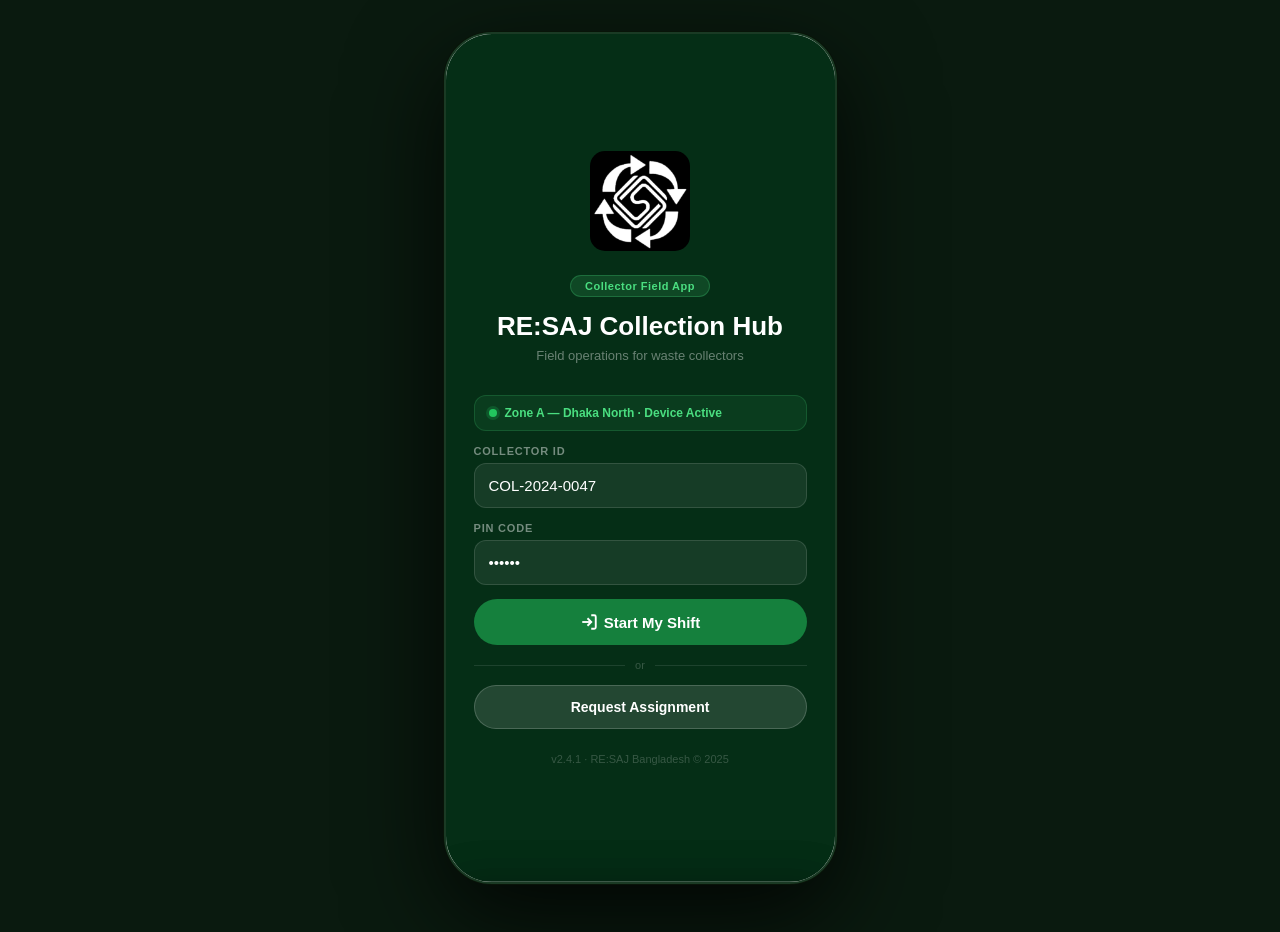
<file: resaj-collector-app.html>
<!DOCTYPE html>
<html lang="en">
<head>
<meta charset="UTF-8">
<meta name="viewport" content="width=device-width, initial-scale=1.0">
<title>RE:SAJ Collector App</title>
<style>
/* ════════════════════════════════════════
   RESET & ROOT
════════════════════════════════════════ */
*, *::before, *::after { margin: 0; padding: 0; box-sizing: border-box; -webkit-tap-highlight-color: transparent; }

:root {
  --green-900: #052e16;
  --green-800: #14532d;
  --green-700: #15803d;
  --green-600: #16a34a;
  --green-500: #22c55e;
  --green-400: #4ade80;
  --green-100: #dcfce7;
  --green-50:  #f0fdf4;

  --amber-600: #d97706;
  --amber-500: #f59e0b;
  --amber-100: #fef3c7;
  --amber-50:  #fffbeb;

  --red-600:   #dc2626;
  --red-500:   #ef4444;
  --red-100:   #fee2e2;
  --red-50:    #fef2f2;

  --blue-600:  #2563eb;
  --blue-100:  #dbeafe;
  --blue-50:   #eff6ff;

  --gray-900:  #111827;
  --gray-800:  #1f2937;
  --gray-700:  #374151;
  --gray-600:  #4b5563;
  --gray-500:  #6b7280;
  --gray-400:  #9ca3af;
  --gray-300:  #d1d5db;
  --gray-200:  #e5e7eb;
  --gray-100:  #f3f4f6;
  --gray-50:   #f9fafb;
  --white:     #ffffff;
}

/* ════════════════════════════════════════
   PAGE WRAPPER — ONE PHONE IN CENTER
════════════════════════════════════════ */
body {
  background: #0a1a0f;
  display: flex;
  justify-content: center;
  align-items: flex-start;
  min-height: 100vh;
  padding: 32px 16px 48px;
  font-family: -apple-system, BlinkMacSystemFont, 'Segoe UI', Roboto, Helvetica, Arial, sans-serif;
}

/* ════════════════════════════════════════
   PHONE SHELL
════════════════════════════════════════ */
.phone {
  width: 393px;
  height: 852px;
  background: var(--white);
  border-radius: 48px;
  overflow: hidden;
  position: relative;
  display: flex;
  flex-direction: column;
  border: 2px solid #1a3a24;
  box-shadow:
    0 0 0 1px #081408,
    0 32px 96px rgba(0,0,0,.8),
    inset 0 1px 0 rgba(255,255,255,.06);
  flex-shrink: 0;
}

/* ════════════════════════════════════════
   STATUS BAR
════════════════════════════════════════ */
.status-bar {
  background: var(--green-900);
  padding: 14px 24px 8px;
  display: flex;
  justify-content: space-between;
  align-items: center;
  flex-shrink: 0;
  z-index: 50;
}
.sb-time { color: #fff; font-size: 13px; font-weight: 600; }
.sb-icons { display: flex; gap: 6px; align-items: center; }
.sb-icons svg { width: 14px; height: 14px; }

/* ════════════════════════════════════════
   SCREENS
════════════════════════════════════════ */
.screen {
  display: none;
  flex-direction: column;
  flex: 1;
  overflow: hidden;
  background: var(--gray-50);
}
.screen.active { display: flex; }

.scroll-area {
  flex: 1;
  overflow-y: auto;
  overflow-x: hidden;
}
.scroll-area::-webkit-scrollbar { display: none; }

/* ════════════════════════════════════════
   BOTTOM NAV
════════════════════════════════════════ */
.bottom-nav {
  background: var(--green-900);
  display: flex;
  justify-content: space-around;
  padding: 10px 4px 22px;
  flex-shrink: 0;
  border-top: 1px solid rgba(255,255,255,.07);
}
.nav-btn {
  display: flex;
  flex-direction: column;
  align-items: center;
  gap: 3px;
  flex: 1;
  padding: 6px 4px;
  border-radius: 12px;
  cursor: pointer;
  border: none;
  background: transparent;
  transition: background .15s;
}
.nav-btn.active { background: rgba(255,255,255,.1); }
.nav-btn svg { width: 22px; height: 22px; stroke: rgba(255,255,255,.4); fill: none; stroke-width: 1.8; stroke-linecap: round; stroke-linejoin: round; }
.nav-btn.active svg { stroke: #fff; }
.nav-label { font-size: 10px; font-weight: 600; color: rgba(255,255,255,.4); }
.nav-btn.active .nav-label { color: #fff; }

/* ════════════════════════════════════════
   COMMON COMPONENTS
════════════════════════════════════════ */
/* Cards */
.card {
  background: var(--white);
  border-radius: 16px;
  box-shadow: 0 1px 4px rgba(0,0,0,.06), 0 4px 12px rgba(0,0,0,.04);
}

/* Buttons */
.btn {
  display: inline-flex; align-items: center; justify-content: center; gap: 6px;
  border: none; cursor: pointer;
  font-family: inherit; font-weight: 600; font-size: 14px;
  border-radius: 100px; padding: 10px 18px;
  transition: opacity .15s, transform .1s;
}
.btn:active { transform: scale(.97); opacity: .9; }
.btn-primary { background: var(--green-700); color: #fff; }
.btn-danger  { background: var(--red-600); color: #fff; }
.btn-amber   { background: var(--amber-500); color: #fff; }
.btn-ghost   { background: rgba(255,255,255,.12); color: #fff; border: 1px solid rgba(255,255,255,.18); }
.btn-outline { background: transparent; color: var(--gray-700); border: 1.5px solid var(--gray-300); }
.btn-sm      { font-size: 12px; padding: 7px 14px; }
.btn-full    { width: 100%; }

/* Tags */
.tag {
  display: inline-flex; align-items: center; gap: 4px;
  padding: 3px 9px; border-radius: 100px; font-size: 11px; font-weight: 600;
}
.tag-red    { background: var(--red-100); color: var(--red-600); }
.tag-green  { background: var(--green-100); color: var(--green-700); }
.tag-amber  { background: var(--amber-100); color: var(--amber-600); }
.tag-blue   { background: var(--blue-100); color: var(--blue-600); }
.tag-gray   { background: var(--gray-100); color: var(--gray-600); }

/* Section header */
.section-hd {
  display: flex; justify-content: space-between; align-items: center;
  padding: 20px 16px 10px;
}
.section-title { font-size: 15px; font-weight: 700; color: var(--gray-900); }
.section-link  { font-size: 13px; font-weight: 600; color: var(--green-600); cursor: pointer; }

/* Divider */
.divider { height: 1px; background: var(--gray-200); margin: 0; }

/* Input */
.inp {
  width: 100%; background: var(--gray-50); border: 1.5px solid var(--gray-200);
  border-radius: 12px; padding: 13px 14px; font-size: 15px; font-family: inherit;
  color: var(--gray-900); outline: none; transition: border-color .2s;
}
.inp:focus { border-color: var(--green-500); background: #fff; }
.inp::placeholder { color: var(--gray-400); }

/* Toggle switch */
.toggle-wrap { display: flex; align-items: center; }
.toggle {
  width: 46px; height: 26px; border-radius: 13px; background: var(--gray-300);
  position: relative; cursor: pointer; transition: background .2s; flex-shrink: 0;
}
.toggle.on { background: var(--green-600); }
.toggle-thumb {
  width: 20px; height: 20px; border-radius: 50%; background: #fff;
  position: absolute; top: 3px; left: 3px;
  box-shadow: 0 1px 4px rgba(0,0,0,.2);
  transition: left .2s;
}
.toggle.on .toggle-thumb { left: 23px; }

/* Waste type dots */
.waste-pill {
  display: inline-flex; align-items: center; gap: 5px;
  background: var(--gray-100); border-radius: 100px; padding: 4px 10px;
  font-size: 11px; font-weight: 600; color: var(--gray-700);
}
.w-dot { width: 7px; height: 7px; border-radius: 50%; flex-shrink: 0; }
.w-plastic  { background: #3b82f6; }
.w-food     { background: #f97316; }
.w-paper    { background: #a855f7; }
.w-metal    { background: #6366f1; }
.w-glass    { background: #14b8a6; }
.w-textile  { background: #ec4899; }

/* Progress bar */
.progress-bar {
  height: 8px; background: var(--gray-200); border-radius: 4px; overflow: hidden;
}
.progress-fill { height: 100%; border-radius: 4px; background: var(--green-600); transition: width .4s; }

/* ════════════════════════════════════════
   SCREEN 1 — LOGIN
════════════════════════════════════════ */
#sc-login {
  background: var(--green-900);
  justify-content: center;
  align-items: center;
}
.login-shell {
  width: 100%; padding: 0 28px;
  display: flex; flex-direction: column; align-items: center; gap: 0;
}
.login-logo {
  width: 80px; height: 80px; border-radius: 22px;
  background: linear-gradient(145deg, var(--green-600), var(--green-800));
  display: flex; align-items: center; justify-content: center;
  margin-bottom: 20px;
  box-shadow: 0 8px 28px rgba(34,197,94,.3);
}
.login-logo-text { font-size: 28px; font-weight: 800; color: #fff; letter-spacing: -1px; }
.login-badge {
  background: rgba(74,222,128,.15); border: 1px solid rgba(74,222,128,.25);
  border-radius: 100px; padding: 4px 14px;
  color: var(--green-400); font-size: 11px; font-weight: 700; letter-spacing: .5px;
  margin-bottom: 14px;
}
.login-title { font-size: 26px; font-weight: 800; color: #fff; text-align: center; margin-bottom: 6px; }
.login-sub { font-size: 13px; color: rgba(255,255,255,.4); text-align: center; margin-bottom: 32px; }
.login-form { width: 100%; display: flex; flex-direction: column; gap: 14px; }
.inp-label { font-size: 11px; font-weight: 700; color: rgba(255,255,255,.45); letter-spacing: .8px; text-transform: uppercase; margin-bottom: 6px; display: block; }
.inp-dark {
  width: 100%; background: rgba(255,255,255,.07); border: 1.5px solid rgba(255,255,255,.12);
  border-radius: 12px; padding: 13px 14px; font-size: 15px; font-family: inherit;
  color: #fff; outline: none; transition: border-color .2s;
}
.inp-dark:focus { border-color: var(--green-400); }
.inp-dark::placeholder { color: rgba(255,255,255,.25); }
.online-dot {
  width: 8px; height: 8px; border-radius: 50%; background: var(--green-500);
  box-shadow: 0 0 0 3px rgba(34,197,94,.2);
  animation: blink 2s infinite;
}
@keyframes blink { 0%,100% { box-shadow: 0 0 0 3px rgba(34,197,94,.2); } 50% { box-shadow: 0 0 0 6px rgba(34,197,94,.05); } }
.online-row { display: flex; align-items: center; gap: 8px; }
.online-text { font-size: 12px; color: var(--green-400); font-weight: 600; }
.login-divider { display: flex; align-items: center; gap: 10px; }
.login-divider span { font-size: 11px; color: rgba(255,255,255,.2); }
.login-divider::before, .login-divider::after { content: ''; flex: 1; height: 1px; background: rgba(255,255,255,.1); }
.login-footer { margin-top: 24px; text-align: center; }
.login-footer p { font-size: 11px; color: rgba(255,255,255,.2); }

/* ════════════════════════════════════════
   SCREEN 2 — HOME / DASHBOARD
════════════════════════════════════════ */
.home-header {
  background: linear-gradient(160deg, var(--green-900) 0%, var(--green-800) 55%, var(--green-700) 100%);
  padding: 16px 18px 28px;
  flex-shrink: 0;
}
.hh-row1 { display: flex; justify-content: space-between; align-items: center; margin-bottom: 18px; }
.hh-avatar {
  width: 42px; height: 42px; border-radius: 50%;
  background: var(--green-600); display: flex; align-items: center; justify-content: center;
  font-size: 16px; font-weight: 800; color: #fff;
  border: 2px solid rgba(255,255,255,.2);
}
.hh-name { font-size: 15px; font-weight: 700; color: #fff; }
.hh-role { font-size: 11px; color: rgba(255,255,255,.5); margin-top: 2px; display: flex; align-items: center; gap: 5px; }
.hh-notif {
  width: 40px; height: 40px; border-radius: 50%; background: rgba(255,255,255,.1);
  border: 1px solid rgba(255,255,255,.14); display: flex; align-items: center; justify-content: center;
  cursor: pointer; position: relative;
}
.hh-notif svg { width: 18px; height: 18px; stroke: #fff; fill: none; stroke-width: 2; }
.notif-badge {
  position: absolute; top: 7px; right: 8px; width: 8px; height: 8px;
  background: var(--red-500); border-radius: 50%; border: 1.5px solid var(--green-900);
}
.hh-stat-row {
  background: rgba(255,255,255,.1); border: 1px solid rgba(255,255,255,.12);
  border-radius: 16px; padding: 14px 16px;
  display: grid; grid-template-columns: 1fr 1fr 1fr;
}
.hh-stat { text-align: center; }
.hh-stat + .hh-stat { border-left: 1px solid rgba(255,255,255,.1); }
.hh-stat-val { font-size: 20px; font-weight: 800; color: #fff; line-height: 1; margin-bottom: 4px; }
.hh-stat-lbl { font-size: 10px; color: rgba(255,255,255,.5); font-weight: 500; }

/* Today's strip */
.today-strip {
  margin: -10px 16px 0; position: relative; z-index: 2;
  background: var(--white); border-radius: 16px;
  box-shadow: 0 2px 16px rgba(0,0,0,.08);
  padding: 14px 16px; display: flex; justify-content: space-between; align-items: center;
}
.ts-label { font-size: 12px; color: var(--gray-500); font-weight: 500; margin-bottom: 3px; }
.ts-val { font-size: 18px; font-weight: 800; color: var(--gray-900); }
.ts-chips { display: flex; flex-direction: column; gap: 5px; align-items: flex-end; }
.ts-chip {
  background: var(--gray-100); border-radius: 100px; padding: 4px 10px;
  font-size: 11px; font-weight: 600; color: var(--gray-600);
  display: flex; align-items: center; gap: 5px;
}
.ts-chip.urgent { background: var(--red-100); color: var(--red-600); }
.ts-chip.green  { background: var(--green-100); color: var(--green-700); }

/* QA grid */
.qa-grid {
  display: grid; grid-template-columns: 1fr 1fr;
  gap: 10px; padding: 0 16px;
}
.qa-card {
  background: var(--white); border-radius: 16px; padding: 14px;
  display: flex; align-items: center; gap: 12px; cursor: pointer;
  box-shadow: 0 1px 4px rgba(0,0,0,.06);
  border: 1.5px solid transparent;
  transition: border-color .15s, box-shadow .15s;
}
.qa-card:active { box-shadow: 0 2px 12px rgba(0,0,0,.1); }
.qa-card.urgent-card { border-color: rgba(220,38,38,.2); background: var(--red-50); }
.qa-icon {
  width: 42px; height: 42px; border-radius: 12px;
  display: flex; align-items: center; justify-content: center; flex-shrink: 0;
  font-size: 20px;
}
.qa-title { font-size: 13px; font-weight: 700; color: var(--gray-800); }
.qa-sub { font-size: 11px; color: var(--gray-500); margin-top: 2px; }

/* Pickup mini-card */
.pickup-mini {
  background: var(--white); margin: 0 16px;
  border-radius: 14px; padding: 14px;
  box-shadow: 0 1px 4px rgba(0,0,0,.05);
}
.pickup-mini + .pickup-mini { margin-top: 8px; }
.pm-row1 { display: flex; justify-content: space-between; align-items: flex-start; margin-bottom: 8px; }
.pm-addr { font-size: 13px; font-weight: 700; color: var(--gray-900); }
.pm-sub { font-size: 11px; color: var(--gray-500); margin-top: 2px; display: flex; align-items: center; gap: 4px; }
.pm-row2 { display: flex; gap: 5px; flex-wrap: wrap; margin-bottom: 10px; }
.pm-row3 { display: flex; justify-content: space-between; align-items: center; }
.pm-meta { display: flex; gap: 12px; }
.pm-meta-item { font-size: 11px; color: var(--gray-500); display: flex; align-items: center; gap: 4px; }
.pm-meta-item svg { width: 12px; height: 12px; stroke: var(--gray-400); fill: none; stroke-width: 2; }
.pm-actions { display: flex; gap: 7px; }

/* ════════════════════════════════════════
   SCREEN 3 — PICKUP REQUESTS
════════════════════════════════════════ */
.screen-header {
  background: linear-gradient(160deg, var(--green-900), var(--green-800));
  padding: 14px 18px 16px; flex-shrink: 0;
}
.sh-row { display: flex; justify-content: space-between; align-items: center; margin-bottom: 12px; }
.sh-title { font-size: 19px; font-weight: 800; color: #fff; }
.sh-filter-btn {
  background: rgba(255,255,255,.1); border: 1px solid rgba(255,255,255,.14);
  border-radius: 100px; padding: 7px 14px; color: rgba(255,255,255,.7);
  font-size: 12px; font-weight: 600; display: flex; align-items: center; gap: 5px; cursor: pointer;
}
.sh-filter-btn svg { width: 13px; height: 13px; stroke: rgba(255,255,255,.5); fill: none; stroke-width: 2; }

/* Status filter tabs (only All / Urgent / Scheduled / Completed) */
.status-tabs {
  display: flex; gap: 7px; overflow-x: auto; padding-bottom: 2px;
}
.status-tabs::-webkit-scrollbar { display: none; }
.stab {
  background: rgba(255,255,255,.08); border: 1px solid rgba(255,255,255,.12);
  border-radius: 100px; padding: 7px 16px; white-space: nowrap;
  font-size: 12px; font-weight: 600; color: rgba(255,255,255,.55);
  cursor: pointer; font-family: inherit; transition: all .15s; flex-shrink: 0;
}
.stab.active { background: var(--green-400); border-color: var(--green-400); color: var(--green-900); }

/* Full pickup card */
.pcard {
  background: var(--white); margin: 12px 16px 0;
  border-radius: 16px; overflow: hidden;
  box-shadow: 0 1px 4px rgba(0,0,0,.06);
}
.pcard-accent { height: 4px; }
.pcard-accent.urgent   { background: var(--red-500); }
.pcard-accent.normal   { background: var(--green-600); }
.pcard-accent.sched    { background: var(--blue-600); }
.pcard-accent.done     { background: var(--gray-400); }
.pcard-body { padding: 14px; }
.pcard-top { display: flex; justify-content: space-between; align-items: flex-start; margin-bottom: 12px; }
.pcard-addr-main { font-size: 14px; font-weight: 800; color: var(--gray-900); margin-bottom: 3px; }
.pcard-addr-sub { font-size: 11px; color: var(--gray-500); }
.pcard-hh {
  background: var(--gray-50); border-radius: 12px; padding: 10px 12px;
  display: flex; align-items: center; gap: 10px; margin-bottom: 10px;
}
.pcard-hh-av {
  width: 36px; height: 36px; border-radius: 50%; background: var(--green-100);
  display: flex; align-items: center; justify-content: center;
  font-size: 14px; font-weight: 800; color: var(--green-700); flex-shrink: 0;
}
.pcard-hh-name { font-size: 13px; font-weight: 700; color: var(--gray-800); }
.pcard-hh-phone { font-size: 11px; color: var(--gray-500); margin-top: 1px; }
.pcard-bins { display: flex; flex-wrap: wrap; gap: 5px; margin-bottom: 10px; }
.pcard-weight {
  background: var(--gray-50); border-radius: 10px; padding: 10px 12px;
  display: flex; justify-content: space-between; align-items: center; margin-bottom: 12px;
}
.pw-lbl { font-size: 11px; color: var(--gray-500); margin-bottom: 2px; }
.pw-val { font-size: 15px; font-weight: 800; color: var(--gray-900); }
.pw-pts { font-size: 12px; font-weight: 700; color: var(--green-600); background: var(--green-100); padding: 4px 10px; border-radius: 100px; }
.pcard-actions { display: flex; gap: 8px; }

/* ════════════════════════════════════════
   SCREEN 4 — SCAN & VERIFY
════════════════════════════════════════ */
#sc-scan { background: var(--green-900); }
.scan-header {
  padding: 14px 18px 16px; flex-shrink: 0;
  display: flex; justify-content: space-between; align-items: center;
}
.scan-title { font-size: 19px; font-weight: 800; color: #fff; }
.scan-live { background: rgba(74,222,128,.15); border: 1px solid rgba(74,222,128,.25); border-radius: 100px; padding: 4px 12px; font-size: 11px; font-weight: 700; color: var(--green-400); display: flex; align-items: center; gap: 5px; }
.scan-live-dot { width: 7px; height: 7px; border-radius: 50%; background: var(--green-400); animation: blink 2s infinite; }
.scan-viewport {
  margin: 0 18px; height: 250px; border-radius: 20px; overflow: hidden;
  background: #000; position: relative;
  display: flex; align-items: center; justify-content: center; flex-shrink: 0;
}
.scan-grid-bg {
  position: absolute; inset: 0;
  background-image: linear-gradient(rgba(74,222,128,.05) 1px, transparent 1px),
                    linear-gradient(90deg, rgba(74,222,128,.05) 1px, transparent 1px);
  background-size: 28px 28px;
}
.scan-frame { width: 190px; height: 190px; position: relative; }
.sf { position: absolute; width: 30px; height: 30px; }
.sf.tl { top: 0; left: 0; border-top: 3px solid var(--green-400); border-left: 3px solid var(--green-400); border-radius: 8px 0 0 0; }
.sf.tr { top: 0; right: 0; border-top: 3px solid var(--green-400); border-right: 3px solid var(--green-400); border-radius: 0 8px 0 0; }
.sf.bl { bottom: 0; left: 0; border-bottom: 3px solid var(--green-400); border-left: 3px solid var(--green-400); border-radius: 0 0 0 8px; }
.sf.br { bottom: 0; right: 0; border-bottom: 3px solid var(--green-400); border-right: 3px solid var(--green-400); border-radius: 0 0 8px 0; }
.scan-line {
  position: absolute; left: 8px; right: 8px; height: 2px;
  background: linear-gradient(90deg, transparent, var(--green-400), transparent);
  box-shadow: 0 0 10px var(--green-400);
  animation: scanMove 2.5s ease-in-out infinite;
}
@keyframes scanMove { 0%,100% { top: 8px; } 50% { top: 174px; } }
.scan-hint { position: absolute; bottom: 12px; left: 0; right: 0; text-align: center; font-size: 12px; color: rgba(255,255,255,.5); }
.scan-mode-row { display: flex; gap: 10px; padding: 14px 18px 0; flex-shrink: 0; }
.scan-mode-btn {
  flex: 1; background: rgba(255,255,255,.07); border: 1px solid rgba(255,255,255,.12);
  border-radius: 14px; padding: 11px 8px; display: flex; flex-direction: column;
  align-items: center; gap: 5px; cursor: pointer; transition: all .15s;
}
.scan-mode-btn.active { background: rgba(74,222,128,.15); border-color: rgba(74,222,128,.3); }
.scan-mode-icon { font-size: 20px; }
.scan-mode-label { font-size: 11px; font-weight: 600; color: rgba(255,255,255,.45); }
.scan-mode-btn.active .scan-mode-label { color: var(--green-400); }

/* Scan result block */
.scan-result {
  margin: 14px 18px 0;
  background: rgba(255,255,255,.05); border: 1px solid rgba(255,255,255,.1); border-radius: 16px;
  padding: 14px;
}
.sr-label { font-size: 11px; font-weight: 700; color: rgba(255,255,255,.35); letter-spacing: .5px; text-transform: uppercase; margin-bottom: 12px; }
.sr-hh { display: flex; align-items: center; gap: 12px; margin-bottom: 12px; }
.sr-avatar {
  width: 44px; height: 44px; border-radius: 50%; background: var(--green-800);
  display: flex; align-items: center; justify-content: center;
  font-size: 16px; font-weight: 800; color: #fff; flex-shrink: 0;
}
.sr-name { font-size: 15px; font-weight: 800; color: #fff; }
.sr-loc { font-size: 12px; color: rgba(255,255,255,.4); margin-top: 2px; }
.sr-bins { display: flex; flex-wrap: wrap; gap: 6px; margin-bottom: 12px; }
.sr-bin {
  background: rgba(255,255,255,.08); border: 1px solid rgba(255,255,255,.12);
  border-radius: 100px; padding: 4px 11px;
  font-size: 12px; font-weight: 600; color: rgba(255,255,255,.65);
}
.sr-weight {
  background: rgba(74,222,128,.1); border: 1px solid rgba(74,222,128,.2);
  border-radius: 12px; padding: 11px 13px;
  display: flex; justify-content: space-between; align-items: center;
}
.sr-wt-label { font-size: 11px; color: rgba(255,255,255,.4); margin-bottom: 3px; }
.sr-wt-val { font-size: 18px; font-weight: 800; color: var(--green-400); }
.sr-pts { font-size: 13px; font-weight: 700; color: rgba(74,222,128,.7); }

/* Weight entry */
.weight-entry-box {
  margin: 12px 18px 0;
  background: rgba(255,255,255,.04); border: 1px solid rgba(255,255,255,.08); border-radius: 16px;
  padding: 14px;
}
.we-label { font-size: 12px; font-weight: 700; color: rgba(255,255,255,.5); margin-bottom: 12px; text-transform: uppercase; letter-spacing: .5px; }
.we-row { display: flex; align-items: center; gap: 10px; padding: 7px 0; border-bottom: 1px solid rgba(255,255,255,.05); }
.we-row:last-child { border-bottom: none; }
.we-type { flex: 1; font-size: 13px; font-weight: 600; color: rgba(255,255,255,.7); display: flex; align-items: center; gap: 8px; }
.we-inp {
  width: 76px; background: rgba(255,255,255,.08); border: 1px solid rgba(255,255,255,.15);
  border-radius: 10px; padding: 7px 10px; color: #fff; font-size: 14px; font-weight: 700;
  text-align: right; outline: none; font-family: inherit;
}
.we-inp:focus { border-color: var(--green-400); }
.we-unit { font-size: 12px; color: rgba(255,255,255,.35); width: 22px; flex-shrink: 0; }
.scan-btn-row { display: flex; gap: 10px; padding: 14px 18px 0; }

/* Success overlay */
.success-overlay {
  position: absolute; inset: 0; background: rgba(5,46,22,.96);
  display: none; flex-direction: column; align-items: center; justify-content: center;
  z-index: 999; padding: 32px;
}
.success-overlay.show { display: flex; }
.so-circle {
  width: 80px; height: 80px; border-radius: 50%; background: var(--green-700);
  display: flex; align-items: center; justify-content: center; font-size: 34px;
  margin-bottom: 20px;
  box-shadow: 0 8px 32px rgba(34,197,94,.35);
  animation: popIn .35s cubic-bezier(.34,1.56,.64,1);
}
@keyframes popIn { from { transform: scale(.4); opacity: 0; } to { transform: scale(1); opacity: 1; } }
.so-title { font-size: 24px; font-weight: 800; color: #fff; margin-bottom: 8px; }
.so-sub { font-size: 14px; color: rgba(255,255,255,.45); text-align: center; margin-bottom: 28px; }
.so-pts-box {
  background: rgba(74,222,128,.1); border: 1px solid rgba(74,222,128,.25);
  border-radius: 16px; padding: 18px 32px; margin-bottom: 28px;
  display: flex; align-items: center; gap: 20px;
}
.so-pts-val { font-size: 34px; font-weight: 800; color: var(--green-400); }
.so-pts-lbl { font-size: 12px; color: rgba(255,255,255,.4); font-weight: 600; }
.so-kg { font-size: 22px; font-weight: 800; color: #fff; }

/* ════════════════════════════════════════
   SCREEN 5 — ROUTE / MAP
════════════════════════════════════════ */
.route-header {
  background: linear-gradient(160deg, var(--green-900), var(--green-800));
  padding: 14px 18px 16px; flex-shrink: 0;
}
.route-title { font-size: 19px; font-weight: 800; color: #fff; margin-bottom: 12px; }
.route-chips { display: flex; gap: 8px; flex-wrap: wrap; }
.route-chip {
  background: rgba(255,255,255,.1); border: 1px solid rgba(255,255,255,.14);
  border-radius: 100px; padding: 6px 13px; font-size: 12px; font-weight: 600; color: rgba(255,255,255,.75);
  display: flex; align-items: center; gap: 5px;
}
.route-chip svg { width: 13px; height: 13px; stroke: var(--green-400); fill: none; stroke-width: 2; }
.route-chip.green-chip { background: rgba(74,222,128,.12); border-color: rgba(74,222,128,.25); color: var(--green-400); }

/* Map placeholder */
.map-box {
  margin: 12px 16px 0; height: 210px; border-radius: 16px; overflow: hidden;
  background: #0d2015; position: relative;
  box-shadow: 0 4px 20px rgba(0,0,0,.2);
}
.map-grid-lines {
  position: absolute; inset: 0;
  background-image: linear-gradient(rgba(74,222,128,.06) 1px, transparent 1px),
                    linear-gradient(90deg, rgba(74,222,128,.06) 1px, transparent 1px);
  background-size: 22px 22px;
}
.map-road { position: absolute; background: rgba(255,255,255,.07); }
.map-road.h { height: 3px; left: 0; right: 0; }
.map-road.v { width: 3px; top: 0; bottom: 0; }
.map-pin {
  position: absolute; width: 28px; height: 28px; border-radius: 50%;
  display: flex; align-items: center; justify-content: center;
  font-size: 12px; font-weight: 800; color: #fff;
  border: 2px solid rgba(255,255,255,.3); cursor: pointer;
  transform: translate(-50%, -50%);
}
.mp-green  { background: var(--green-700); }
.mp-red    { background: var(--red-600); }
.mp-amber  { background: var(--amber-500); }
.mp-done   { background: rgba(255,255,255,.15); color: rgba(255,255,255,.5); }
.map-you {
  position: absolute; width: 34px; height: 34px; border-radius: 50%;
  background: var(--green-400); border: 3px solid #fff;
  display: flex; align-items: center; justify-content: center; font-size: 15px;
  box-shadow: 0 0 0 6px rgba(74,222,128,.2); transform: translate(-50%,-50%);
  animation: youPulse 2s infinite;
}
@keyframes youPulse { 50% { box-shadow: 0 0 0 12px rgba(74,222,128,0); } }
.map-legend {
  position: absolute; bottom: 9px; left: 9px; right: 9px;
  background: rgba(5,46,22,.85); backdrop-filter: blur(8px);
  border-radius: 10px; padding: 8px 12px;
  display: flex; justify-content: space-around;
}
.ml-dot { width: 9px; height: 9px; border-radius: 50%; }
.ml-item { display: flex; align-items: center; gap: 5px; font-size: 10px; color: rgba(255,255,255,.6); font-weight: 600; }

/* Stop list */
.stop-card {
  margin: 10px 16px 0; background: var(--white); border-radius: 14px;
  padding: 13px 14px; display: flex; gap: 12px;
  box-shadow: 0 1px 4px rgba(0,0,0,.05);
  position: relative;
}
.stop-num {
  width: 30px; height: 30px; border-radius: 50%; flex-shrink: 0; margin-top: 1px;
  display: flex; align-items: center; justify-content: center;
  font-size: 12px; font-weight: 800;
}
.sn-done   { background: var(--green-100); color: var(--green-700); }
.sn-next   { background: var(--red-100); color: var(--red-600); }
.sn-normal { background: var(--green-50); color: var(--green-600); }
.sn-sched  { background: var(--amber-100); color: var(--amber-600); }
.stop-addr { font-size: 13px; font-weight: 700; color: var(--gray-800); margin-bottom: 3px; }
.stop-addr.done-addr { color: var(--gray-400); text-decoration: line-through; }
.stop-meta-row { display: flex; align-items: center; gap: 10px; }
.stop-meta-txt { font-size: 11px; color: var(--gray-500); display: flex; align-items: center; gap: 4px; }
.stop-meta-txt svg { width: 12px; height: 12px; stroke: var(--gray-400); fill: none; stroke-width: 2; }
.stop-right { margin-left: auto; display: flex; flex-direction: column; align-items: flex-end; gap: 5px; flex-shrink: 0; }
.stop-dist { font-size: 12px; font-weight: 700; color: var(--green-600); }

/* ════════════════════════════════════════
   SCREEN 6 — EARNINGS
════════════════════════════════════════ */
.earn-header {
  background: linear-gradient(160deg, var(--green-900), var(--green-800));
  padding: 14px 18px 18px; flex-shrink: 0;
}
.earn-title { font-size: 19px; font-weight: 800; color: #fff; margin-bottom: 14px; }
.earn-main-card {
  background: rgba(255,255,255,.08); border: 1px solid rgba(255,255,255,.12);
  border-radius: 16px; padding: 16px; display: flex; align-items: center; gap: 14px;
}
.earn-big-val { font-size: 30px; font-weight: 800; color: #fff; }
.earn-big-lbl { font-size: 11px; color: rgba(255,255,255,.4); font-weight: 600; margin-bottom: 3px; }
.earn-big-trend { font-size: 12px; color: var(--green-400); font-weight: 700; margin-top: 3px; }
.earn-mini-col { display: flex; flex-direction: column; gap: 8px; }
.earn-mini {
  background: rgba(255,255,255,.07); border-radius: 12px; padding: 9px 12px; min-width: 86px;
}
.earn-mini-lbl { font-size: 10px; color: rgba(255,255,255,.35); margin-bottom: 3px; }
.earn-mini-val { font-size: 14px; font-weight: 800; color: #fff; }

/* Stat grid */
.earn-stat-grid {
  display: grid; grid-template-columns: 1fr 1fr; gap: 10px; padding: 14px 16px 0;
}
.earn-stat-box { background: var(--white); border-radius: 14px; padding: 13px; box-shadow: 0 1px 4px rgba(0,0,0,.05); }
.esb-lbl { font-size: 11px; color: var(--gray-500); margin-bottom: 4px; }
.esb-val { font-size: 20px; font-weight: 800; color: var(--gray-900); }
.esb-sub { font-size: 11px; color: var(--gray-500); margin-top: 2px; }
.esb-val.green { color: var(--green-700); }
.esb-val.amber { color: var(--amber-600); }

/* Chart bars */
.bar-chart-wrap { padding: 16px 16px 0; }
.bar-title { font-size: 14px; font-weight: 700; color: var(--gray-800); margin-bottom: 14px; }
.bar-days { display: flex; align-items: flex-end; gap: 6px; height: 80px; border-bottom: 1px solid var(--gray-200); }
.bar-col { flex: 1; display: flex; flex-direction: column; align-items: center; gap: 5px; }
.bar-fill {
  width: 100%; border-radius: 5px 5px 0 0; cursor: pointer; transition: opacity .15s;
  position: relative;
}
.bar-fill:hover { opacity: .8; }
.bar-day { font-size: 10px; color: var(--gray-500); font-weight: 600; margin-top: 5px; }

/* Hist list */
.hist-card {
  margin: 0 16px; background: var(--white); border-radius: 14px; padding: 13px;
  display: flex; align-items: center; gap: 12px;
  box-shadow: 0 1px 4px rgba(0,0,0,.05);
}
.hist-card + .hist-card { margin-top: 8px; }
.hist-icon { width: 40px; height: 40px; border-radius: 12px; display: flex; align-items: center; justify-content: center; font-size: 18px; flex-shrink: 0; }
.hist-title { font-size: 13px; font-weight: 700; color: var(--gray-800); margin-bottom: 2px; }
.hist-meta { font-size: 11px; color: var(--gray-500); }
.hist-earn { font-size: 14px; font-weight: 800; color: var(--green-700); text-align: right; }
.hist-kg { font-size: 11px; color: var(--gray-500); text-align: right; margin-top: 2px; }

/* ════════════════════════════════════════
   SCREEN 7 — PROFILE
════════════════════════════════════════ */
.profile-header {
  background: linear-gradient(160deg, var(--green-900), var(--green-700));
  padding: 24px 18px 52px; flex-shrink: 0; text-align: center; position: relative;
}
.profile-header::after {
  content: ''; position: absolute; bottom: -28px; left: 0; right: 0; height: 56px;
  background: var(--gray-50); border-radius: 50% 50% 0 0;
}
.ph-av {
  width: 74px; height: 74px; border-radius: 50%; background: var(--green-600);
  display: flex; align-items: center; justify-content: center;
  font-size: 26px; font-weight: 800; color: #fff; margin: 0 auto 12px;
  border: 3px solid rgba(255,255,255,.25);
}
.ph-name { font-size: 20px; font-weight: 800; color: #fff; }
.ph-id { font-size: 12px; color: rgba(255,255,255,.45); margin-top: 3px; }
.ph-zone { font-size: 12px; color: rgba(255,255,255,.55); margin-top: 6px; display: flex; align-items: center; justify-content: center; gap: 5px; }
.ph-zone svg { width: 13px; height: 13px; stroke: rgba(255,255,255,.45); fill: none; stroke-width: 2; }

/* Profile stat row */
.ph-stats {
  margin: 40px 16px 0; background: var(--white);
  border-radius: 16px; box-shadow: 0 2px 16px rgba(0,0,0,.07);
  display: grid; grid-template-columns: 1fr 1fr 1fr; overflow: hidden;
}
.ph-stat { padding: 16px 10px; text-align: center; }
.ph-stat + .ph-stat { border-left: 1px solid var(--gray-100); }
.ph-stat-val { font-size: 20px; font-weight: 800; color: var(--gray-900); line-height: 1; margin-bottom: 5px; }
.ph-stat-lbl { font-size: 10px; color: var(--gray-500); font-weight: 500; }

/* Badges row */
.badge-scroll { display: flex; gap: 8px; padding: 0 16px; overflow-x: auto; }
.badge-scroll::-webkit-scrollbar { display: none; }
.badge-item {
  background: var(--white); border-radius: 14px; padding: 13px 12px;
  display: flex; flex-direction: column; align-items: center; gap: 7px;
  box-shadow: 0 1px 4px rgba(0,0,0,.05); min-width: 76px; flex-shrink: 0; cursor: pointer;
}
.badge-icon { width: 36px; height: 36px; border-radius: 10px; display: flex; align-items: center; justify-content: center; font-size: 18px; }
.badge-name { font-size: 10px; font-weight: 700; color: var(--gray-700); text-align: center; }
.badge-item.locked { opacity: .4; }

/* Perf grid */
.perf-grid { display: grid; grid-template-columns: 1fr 1fr; gap: 10px; padding: 0 16px; }
.perf-box { background: var(--white); border-radius: 14px; padding: 14px; box-shadow: 0 1px 4px rgba(0,0,0,.05); }
.pb-lbl { font-size: 11px; color: var(--gray-500); margin-bottom: 4px; }
.pb-val { font-size: 18px; font-weight: 800; color: var(--gray-900); }
.pb-val.green { color: var(--green-700); }
.pb-val.amber { color: var(--amber-600); }

/* Settings list */
.settings-group { margin: 0 16px; background: var(--white); border-radius: 16px; overflow: hidden; box-shadow: 0 1px 4px rgba(0,0,0,.05); }
.settings-item { display: flex; align-items: center; gap: 13px; padding: 13px 14px; cursor: pointer; transition: background .12s; }
.settings-item:active { background: var(--gray-50); }
.settings-item + .settings-item { border-top: 1px solid var(--gray-100); }
.si-icon { width: 36px; height: 36px; border-radius: 10px; display: flex; align-items: center; justify-content: center; flex-shrink: 0; }
.si-title { font-size: 14px; font-weight: 600; color: var(--gray-800); }
.si-sub { font-size: 11px; color: var(--gray-500); margin-top: 2px; }
.si-right { margin-left: auto; display: flex; align-items: center; gap: 8px; }
.si-chevron svg { width: 16px; height: 16px; stroke: var(--gray-400); fill: none; stroke-width: 2; }

/* Notification banner */
.notif-sheet {
  position: absolute; bottom: 0; left: 0; right: 0;
  background: var(--white); border-radius: 20px 20px 0 0;
  box-shadow: 0 -4px 40px rgba(0,0,0,.15);
  z-index: 200; transform: translateY(100%);
  transition: transform .3s cubic-bezier(.4,0,.2,1);
  max-height: 70%;
  overflow-y: auto;
  display: flex; flex-direction: column;
}
.notif-sheet.open { transform: translateY(0); }
.notif-sheet-handle { width: 36px; height: 4px; background: var(--gray-300); border-radius: 2px; margin: 12px auto 16px; flex-shrink: 0; }
.notif-sheet-title { font-size: 17px; font-weight: 800; color: var(--gray-900); padding: 0 18px 14px; flex-shrink: 0; }
.notif-item { padding: 13px 18px; display: flex; align-items: flex-start; gap: 12px; border-top: 1px solid var(--gray-100); }
.ni-dot { width: 8px; height: 8px; border-radius: 50%; flex-shrink: 0; margin-top: 5px; }
.ni-title { font-size: 13px; font-weight: 700; color: var(--gray-800); margin-bottom: 3px; }
.ni-body { font-size: 12px; color: var(--gray-500); line-height: 1.4; }
.ni-time { font-size: 11px; color: var(--gray-400); margin-top: 4px; }
.sheet-overlay {
  position: absolute; inset: 0; background: rgba(0,0,0,.4); z-index: 199;
  display: none; transition: opacity .3s;
}
.sheet-overlay.open { display: block; }

/* Report modal */
.report-sheet {
  position: absolute; bottom: 0; left: 0; right: 0;
  background: var(--white); border-radius: 20px 20px 0 0;
  box-shadow: 0 -4px 40px rgba(0,0,0,.15);
  z-index: 200; transform: translateY(100%);
  transition: transform .3s cubic-bezier(.4,0,.2,1);
  padding-bottom: 20px;
}
.report-sheet.open { transform: translateY(0); }
.sheet-handle { width: 36px; height: 4px; background: var(--gray-300); border-radius: 2px; margin: 12px auto 16px; }
.rs-option { display: flex; align-items: center; gap: 14px; padding: 14px 20px; cursor: pointer; }
.rs-option:active { background: var(--gray-50); }
.rs-option + .rs-option { border-top: 1px solid var(--gray-100); }
.rs-icon { width: 40px; height: 40px; border-radius: 12px; display: flex; align-items: center; justify-content: center; font-size: 18px; flex-shrink: 0; }
.rs-title { font-size: 14px; font-weight: 700; color: var(--gray-800); }
.rs-sub { font-size: 12px; color: var(--gray-500); margin-top: 2px; }

/* ════════════════════════════════════════
   SHIFT END modal
════════════════════════════════════════ */
.shift-modal {
  position: absolute; inset: 0; background: rgba(5,46,22,.95);
  z-index: 300; display: none; flex-direction: column;
  align-items: center; justify-content: center; padding: 32px;
}
.shift-modal.show { display: flex; }
.sm-icon { font-size: 48px; margin-bottom: 16px; }
.sm-title { font-size: 22px; font-weight: 800; color: #fff; margin-bottom: 8px; }
.sm-sub { font-size: 14px; color: rgba(255,255,255,.45); text-align: center; margin-bottom: 28px; }
.sm-summary {
  background: rgba(255,255,255,.08); border: 1px solid rgba(255,255,255,.12);
  border-radius: 16px; padding: 18px; width: 100%; margin-bottom: 24px;
}
.sm-row { display: flex; justify-content: space-between; align-items: center; padding: 8px 0; border-bottom: 1px solid rgba(255,255,255,.07); }
.sm-row:last-child { border-bottom: none; }
.sm-key { font-size: 13px; color: rgba(255,255,255,.5); }
.sm-val { font-size: 14px; font-weight: 800; color: #fff; }
.sm-val.green { color: var(--green-400); }
</style>
</head>
<body>

<div class="phone" id="phone">

  <!-- STATUS BAR -->
  <div class="status-bar" id="statusBar">
    <span class="sb-time" id="sbTime">9:41</span>
    <div class="sb-icons">
      <svg viewBox="0 0 24 24" fill="none" stroke="rgba(255,255,255,.8)" stroke-width="2">
        <path d="M1.5 8.5C5.2 4.8 10.3 2.5 16 2.5"/><path d="M4.5 11.5C7.5 8.5 11.5 6.8 16 6.8"/>
        <circle cx="16" cy="18" r="2" fill="rgba(255,255,255,.8)" stroke="none"/>
      </svg>
      <svg viewBox="0 0 24 24" fill="rgba(255,255,255,.8)">
        <rect x="2" y="7" width="18" height="11" rx="2"/><path d="M22 11v3a1 1 0 0 1-1 1h-1V10h1a1 1 0 0 1 1 1z"/>
      </svg>
    </div>
  </div>

  <!-- ══════════ SCREEN: LOGIN ══════════ -->
  <div class="screen active" id="sc-login">
    <div class="login-shell" style="margin-top:auto;margin-bottom:auto;"><div style="text-align: center; margin-bottom: 20px;">
  <img src="images/resaj_admin_panel_Logo.jpeg" alt="RE:SAJ Logo" style="width: 100px; height: auto; border-radius: 15px;">
</div>

      <div class="login-badge">Collector Field App</div>
      <div class="login-title">RE:SAJ Collection Hub</div>
      <div class="login-sub">Field operations for waste collectors</div>

      <div class="login-form">
        <div class="online-row" style="background:rgba(74,222,128,.08);border:1px solid rgba(74,222,128,.18);border-radius:12px;padding:10px 14px;">
          <div class="online-dot"></div>
          <div class="online-text">Zone A — Dhaka North · Device Active</div>
        </div>

        <div>
          <label class="inp-label">Collector ID</label>
          <input class="inp-dark" type="text" value="COL-2024-0047" placeholder="e.g. COL-2024-0047">
        </div>
        <div>
          <label class="inp-label">PIN Code</label>
          <input class="inp-dark" type="password" value="123456" placeholder="••••••">
        </div>

        <button class="btn btn-primary btn-full" style="font-size:15px;padding:14px;" onclick="navigate('home')">
          <svg width="18" height="18" viewBox="0 0 24 24" fill="none" stroke="currentColor" stroke-width="2.5"><path d="M15 3h4a2 2 0 0 1 2 2v14a2 2 0 0 1-2 2h-4"/><polyline points="10 17 15 12 10 7"/><line x1="15" y1="12" x2="3" y2="12"/></svg>
          Start My Shift
        </button>

        <div class="login-divider"><span>or</span></div>

        <button class="btn btn-ghost btn-full" style="font-size:14px;padding:13px;">
          Request Assignment
        </button>
      </div>

      <div class="login-footer"><p>v2.4.1 · RE:SAJ Bangladesh © 2025</p></div>
    </div>
  </div>

  <!-- ══════════ SCREEN: HOME ══════════ -->
  <div class="screen" id="sc-home">
    <div class="scroll-area">

      <!-- Header -->
      <div class="home-header">
        <div class="hh-row1">
          <div style="display:flex;align-items:center;gap:11px;">
            <div class="hh-avatar">AB</div>
            <div>
              <div class="hh-name">Abdul Bakar</div>
              <div class="hh-role">
                <span style="width:6px;height:6px;border-radius:50%;background:#4ade80;display:inline-block;"></span>
                On Duty · Zone A, Dhaka North
              </div>
            </div>
          </div>
          <div class="hh-notif" onclick="openNotifications()">
            <svg viewBox="0 0 24 24"><path d="M18 8A6 6 0 0 0 6 8c0 7-3 9-3 9h18s-3-2-3-9"/><path d="M13.73 21a2 2 0 0 1-3.46 0"/></svg>
            <div class="notif-badge"></div>
          </div>
        </div>
        <div class="hh-stat-row">
          <div class="hh-stat">
            <div class="hh-stat-val">12</div>
            <div class="hh-stat-lbl">Today's Pickups</div>
          </div>
          <div class="hh-stat">
            <div class="hh-stat-val">284</div>
            <div class="hh-stat-lbl">kg Collected</div>
          </div>
          <div class="hh-stat">
            <div class="hh-stat-val">৳320</div>
            <div class="hh-stat-lbl">Today's Earn</div>
          </div>
        </div>
      </div>

      <!-- Today strip -->
      <div class="today-strip">
        <div>
          <div class="ts-label">Pending Requests</div>
          <div class="ts-val">8 stops remaining</div>
        </div>
        <div class="ts-chips">
          <div class="ts-chip"><svg width="11" height="11" viewBox="0 0 24 24" fill="none" stroke="currentColor" stroke-width="2"><circle cx="12" cy="12" r="10"/><polyline points="12 6 12 12 16 14"/></svg> ETA 2h 40m</div>
          <div class="ts-chip urgent">⚠ 2 Urgent</div>
        </div>
      </div>

      <!-- Quick actions -->
      <div class="section-hd"><span class="section-title">Quick Actions</span></div>
      <div class="qa-grid">
        <div class="qa-card" onclick="navigate('scan')">
          <div class="qa-icon" style="background:#dcfce7;">📷</div>
          <div>
            <div class="qa-title">Scan & Verify</div>
            <div class="qa-sub">QR code collection</div>
          </div>
        </div>
        <div class="qa-card urgent-card" onclick="navigate('pickups')">
          <div class="qa-icon" style="background:#fee2e2;">🚨</div>
          <div>
            <div class="qa-title" style="color:#dc2626;">2 Urgent</div>
            <div class="qa-sub">Bin full alerts</div>
          </div>
        </div>
        <div class="qa-card" onclick="navigate('route')">
          <div class="qa-icon" style="background:#dbeafe;">🗺️</div>
          <div>
            <div class="qa-title">My Route</div>
            <div class="qa-sub">10 stops planned</div>
          </div>
        </div>
        <div class="qa-card" onclick="openReport()">
          <div class="qa-icon" style="background:#fef3c7;">📋</div>
          <div>
            <div class="qa-title">Report Issue</div>
            <div class="qa-sub">Flag a problem</div>
          </div>
        </div>
      </div>

      <!-- Active pickups -->
      <div class="section-hd"><span class="section-title">Active Requests</span><span class="section-link" onclick="navigate('pickups')">See all →</span></div>

      <div class="pickup-mini">
        <div class="pm-row1">
          <div>
            <div class="pm-addr">Green View Apt, Flat 4B</div>
            <div class="pm-sub">📍 Road 12, West Razabazar · 0.3 km</div>
          </div>
          <span class="tag tag-red">Urgent</span>
        </div>
        <div class="pm-row2">
          <div class="waste-pill"><div class="w-dot w-plastic"></div>Plastic</div>
          <div class="waste-pill"><div class="w-dot w-food"></div>Food</div>
          <div class="waste-pill"><div class="w-dot w-paper"></div>Paper</div>
        </div>
        <div class="pm-row3">
          <div class="pm-meta">
            <div class="pm-meta-item"><svg viewBox="0 0 24 24"><circle cx="12" cy="12" r="10"/><polyline points="12 6 12 12 16 14"/></svg>2 min ago</div>
            <div class="pm-meta-item"><svg viewBox="0 0 24 24"><path d="M20.84 4.61a5.5 5.5 0 0 0-7.78 0L12 5.67l-1.06-1.06a5.5 5.5 0 0 0-7.78 7.78l1.06 1.06L12 21.23l7.78-7.78 1.06-1.06a5.5 5.5 0 0 0 0-7.78z"/></svg>~4.2 kg</div>
          </div>
          <div class="pm-actions">
            <button class="btn btn-outline btn-sm">Navigate</button>
            <button class="btn btn-primary btn-sm" onclick="navigate('scan')">Collect</button>
          </div>
        </div>
      </div>

      <div class="pickup-mini" style="margin-top:8px;">
        <div class="pm-row1">
          <div>
            <div class="pm-addr">House 22, Lane 5, Mirpur 2</div>
            <div class="pm-sub">📍 Mirpur Section 2 · 1.2 km</div>
          </div>
          <span class="tag tag-green">Scheduled</span>
        </div>
        <div class="pm-row2">
          <div class="waste-pill"><div class="w-dot w-plastic"></div>Hard Plastic</div>
          <div class="waste-pill"><div class="w-dot w-glass"></div>Glass</div>
        </div>
        <div class="pm-row3">
          <div class="pm-meta">
            <div class="pm-meta-item"><svg viewBox="0 0 24 24"><circle cx="12" cy="12" r="10"/><polyline points="12 6 12 12 16 14"/></svg>11:30 AM</div>
            <div class="pm-meta-item"><svg viewBox="0 0 24 24"><path d="M20.84 4.61a5.5 5.5 0 0 0-7.78 0L12 5.67l-1.06-1.06a5.5 5.5 0 0 0-7.78 7.78l1.06 1.06L12 21.23l7.78-7.78 1.06-1.06a5.5 5.5 0 0 0 0-7.78z"/></svg>~2.8 kg</div>
          </div>
          <div class="pm-actions">
            <button class="btn btn-outline btn-sm">Navigate</button>
            <button class="btn btn-primary btn-sm" onclick="navigate('scan')">Collect</button>
          </div>
        </div>
      </div>

      <div style="height:28px;"></div>
    </div>

    <!-- Bottom Nav -->
    <div class="bottom-nav">
      <button class="nav-btn active" id="bn-home" onclick="navigate('home')">
        <svg viewBox="0 0 24 24"><path d="M3 9l9-7 9 7v11a2 2 0 0 1-2 2H5a2 2 0 0 1-2-2z"/><polyline points="9 22 9 12 15 12 15 22"/></svg>
        <span class="nav-label">Home</span>
      </button>
      <button class="nav-btn" id="bn-pickups" onclick="navigate('pickups')">
        <svg viewBox="0 0 24 24"><polyline points="9 11 12 14 22 4"/><path d="M21 12v7a2 2 0 0 1-2 2H5a2 2 0 0 1-2-2V5a2 2 0 0 1 2-2h11"/></svg>
        <span class="nav-label">Requests</span>
      </button>
      <button class="nav-btn" id="bn-scan" onclick="navigate('scan')">
        <svg viewBox="0 0 24 24"><rect x="3" y="3" width="7" height="7"/><rect x="14" y="3" width="7" height="7"/><rect x="14" y="14" width="7" height="7"/><rect x="3" y="14" width="7" height="7"/></svg>
        <span class="nav-label">Scan</span>
      </button>
      <button class="nav-btn" id="bn-route" onclick="navigate('route')">
        <svg viewBox="0 0 24 24"><polygon points="3 11 22 2 13 21 11 13 3 11"/></svg>
        <span class="nav-label">Route</span>
      </button>
      <button class="nav-btn" id="bn-profile" onclick="navigate('profile')">
        <svg viewBox="0 0 24 24"><path d="M20 21v-2a4 4 0 0 0-4-4H8a4 4 0 0 0-4 4v2"/><circle cx="12" cy="7" r="4"/></svg>
        <span class="nav-label">Profile</span>
      </button>
    </div>
  </div>

  <!-- ══════════ SCREEN: PICKUPS ══════════ -->
  <div class="screen" id="sc-pickups">
    <div class="screen-header">
      <div class="sh-row">
        <div class="sh-title">Pickup Requests</div>
        <div class="sh-filter-btn" onclick="alert('Filter by zone, weight, or time')">
          <svg viewBox="0 0 24 24"><polygon points="22 3 2 3 10 12.46 10 19 14 21 14 12.46 22 3"/></svg> Filter
        </div>
      </div>
      <!-- Status filters only — no waste type buttons -->
      <div class="status-tabs" id="statusTabs">
        <button class="stab active" onclick="filterPickups('all',this)">All (10)</button>
        <button class="stab" onclick="filterPickups('urgent',this)">Urgent (2)</button>
        <button class="stab" onclick="filterPickups('scheduled',this)">Scheduled</button>
        <button class="stab" onclick="filterPickups('completed',this)">Completed (4)</button>
      </div>
    </div>

    <div class="scroll-area" id="pickupsScroll">

      <!-- URGENT -->
      <div class="pcard" data-status="urgent">
        <div class="pcard-accent urgent"></div>
        <div class="pcard-body">
          <div class="pcard-top">
            <div><div class="pcard-addr-main">Green View Apartment, Flat 4B</div><div class="pcard-addr-sub">Road 12, West Razabazar, Dhaka-1216</div></div>
            <span class="tag tag-red">🔴 Urgent</span>
          </div>
          <div class="pcard-hh">
            <div class="pcard-hh-av">FA</div>
            <div style="flex:1;">
              <div class="pcard-hh-name">Farzana Akter</div>
              <div class="pcard-hh-phone">+880 1711-234567</div>
            </div>
            <button class="btn btn-outline btn-sm" onclick="alert('Calling +880 1711-234567…')">📞 Call</button>
          </div>
          <div class="pcard-bins">
            <div class="waste-pill"><div class="w-dot w-plastic"></div>Plastic (MLP)</div>
            <div class="waste-pill"><div class="w-dot w-food"></div>Food Waste</div>
            <div class="waste-pill"><div class="w-dot w-paper"></div>Paper</div>
          </div>
          <div class="pcard-weight">
            <div><div class="pw-lbl">Est. Weight</div><div class="pw-val">~4.2 kg</div></div>
            <div class="pw-pts">+42 Pts</div>
          </div>
          <div class="pcard-actions">
            <button class="btn btn-outline" style="flex:1;" onclick="alert('Opening navigation…')">🗺 Navigate</button>
            <button class="btn btn-primary" style="flex:1;" onclick="navigate('scan')">📷 Scan & Collect</button>
          </div>
        </div>
      </div>

      <!-- URGENT 2 -->
      <div class="pcard" data-status="urgent">
        <div class="pcard-accent urgent"></div>
        <div class="pcard-body">
          <div class="pcard-top">
            <div><div class="pcard-addr-main">Apt 12C, Amin Tower</div><div class="pcard-addr-sub">Mirpur Road, Kafrul, Dhaka</div></div>
            <span class="tag tag-red">🔴 Urgent</span>
          </div>
          <div class="pcard-hh">
            <div class="pcard-hh-av">MR</div>
            <div style="flex:1;">
              <div class="pcard-hh-name">Motiur Rahman</div>
              <div class="pcard-hh-phone">+880 1812-998877</div>
            </div>
            <button class="btn btn-outline btn-sm" onclick="alert('Calling +880 1812-998877…')">📞 Call</button>
          </div>
          <div class="pcard-bins">
            <div class="waste-pill"><div class="w-dot w-food"></div>Food Waste</div>
            <div class="waste-pill"><div class="w-dot w-textile"></div>Textile</div>
          </div>
          <div class="pcard-weight">
            <div><div class="pw-lbl">Est. Weight</div><div class="pw-val">~3.6 kg</div></div>
            <div class="pw-pts">+36 Pts</div>
          </div>
          <div class="pcard-actions">
            <button class="btn btn-outline" style="flex:1;" onclick="alert('Opening navigation…')">🗺 Navigate</button>
            <button class="btn btn-primary" style="flex:1;" onclick="navigate('scan')">📷 Scan & Collect</button>
          </div>
        </div>
      </div>

      <!-- SCHEDULED -->
      <div class="pcard" data-status="scheduled">
        <div class="pcard-accent sched"></div>
        <div class="pcard-body">
          <div class="pcard-top">
            <div><div class="pcard-addr-main">House 22, Lane 5, Mirpur 2</div><div class="pcard-addr-sub">Mirpur Section 2, Dhaka-1216</div></div>
            <span class="tag tag-blue">🕐 11:30 AM</span>
          </div>
          <div class="pcard-hh">
            <div class="pcard-hh-av">KH</div>
            <div style="flex:1;">
              <div class="pcard-hh-name">Karim Hossain</div>
              <div class="pcard-hh-phone">+880 1812-345678</div>
            </div>
            <button class="btn btn-outline btn-sm" onclick="alert('Calling +880 1812-345678…')">📞 Call</button>
          </div>
          <div class="pcard-bins">
            <div class="waste-pill"><div class="w-dot w-plastic"></div>Hard Plastic</div>
            <div class="waste-pill"><div class="w-dot w-glass"></div>Glass</div>
            <div class="waste-pill"><div class="w-dot w-metal"></div>Metal</div>
          </div>
          <div class="pcard-weight">
            <div><div class="pw-lbl">Est. Weight</div><div class="pw-val">~2.8 kg</div></div>
            <div class="pw-pts">+28 Pts</div>
          </div>
          <div class="pcard-actions">
            <button class="btn btn-outline" style="flex:1;" onclick="alert('Opening navigation…')">🗺 Navigate</button>
            <button class="btn btn-primary" style="flex:1;" onclick="navigate('scan')">📷 Scan & Collect</button>
          </div>
        </div>
      </div>

      <!-- SCHEDULED 2 -->
      <div class="pcard" data-status="scheduled">
        <div class="pcard-accent sched"></div>
        <div class="pcard-body">
          <div class="pcard-top">
            <div><div class="pcard-addr-main">Apt 301, Bashundhara City</div><div class="pcard-addr-sub">Block B, Bashundhara R/A, Dhaka</div></div>
            <span class="tag tag-blue">🕐 12:00 PM</span>
          </div>
          <div class="pcard-hh">
            <div class="pcard-hh-av">RA</div>
            <div style="flex:1;">
              <div class="pcard-hh-name">Rina Akter</div>
              <div class="pcard-hh-phone">+880 1912-456789</div>
            </div>
            <button class="btn btn-outline btn-sm" onclick="alert('Calling +880 1912-456789…')">📞 Call</button>
          </div>
          <div class="pcard-bins">
            <div class="waste-pill"><div class="w-dot w-textile"></div>Textile</div>
            <div class="waste-pill"><div class="w-dot w-plastic"></div>Soft Plastic</div>
          </div>
          <div class="pcard-weight">
            <div><div class="pw-lbl">Est. Weight</div><div class="pw-val">~6.5 kg</div></div>
            <div class="pw-pts">+65 Pts</div>
          </div>
          <div class="pcard-actions">
            <button class="btn btn-outline" style="flex:1;" onclick="alert('Opening navigation…')">🗺 Navigate</button>
            <button class="btn btn-primary" style="flex:1;" onclick="navigate('scan')">📷 Scan & Collect</button>
          </div>
        </div>
      </div>

      <!-- COMPLETED -->
      <div class="pcard" data-status="completed">
        <div class="pcard-accent done"></div>
        <div class="pcard-body">
          <div class="pcard-top">
            <div><div class="pcard-addr-main">Flat 3A, Lake View Apt</div><div class="pcard-addr-sub">Road 7, West Razabazar · Collected 9:12 AM</div></div>
            <span class="tag tag-green">✓ Done</span>
          </div>
          <div class="pcard-bins">
            <div class="waste-pill"><div class="w-dot w-plastic"></div>Plastic 1.2 kg</div>
            <div class="waste-pill"><div class="w-dot w-food"></div>Food 2.0 kg</div>
          </div>
          <div class="pcard-weight">
            <div><div class="pw-lbl">Actual Collected</div><div class="pw-val">3.2 kg</div></div>
            <div class="pw-pts" style="background:#dcfce7;color:#15803d;">+32 Pts ✓</div>
          </div>
        </div>
      </div>

      <div class="pcard" data-status="completed">
        <div class="pcard-accent done"></div>
        <div class="pcard-body">
          <div class="pcard-top">
            <div><div class="pcard-addr-main">House 8, Green Lane</div><div class="pcard-addr-sub">Road 3 · Collected 9:44 AM</div></div>
            <span class="tag tag-green">✓ Done</span>
          </div>
          <div class="pcard-bins">
            <div class="waste-pill"><div class="w-dot w-plastic"></div>Hard Plastic 1.8 kg</div>
          </div>
          <div class="pcard-weight">
            <div><div class="pw-lbl">Actual Collected</div><div class="pw-val">1.8 kg</div></div>
            <div class="pw-pts" style="background:#dcfce7;color:#15803d;">+18 Pts ✓</div>
          </div>
        </div>
      </div>

      <div style="height:28px;"></div>
    </div>

    <div class="bottom-nav">
      <button class="nav-btn" id="bp-home" onclick="navigate('home')"><svg viewBox="0 0 24 24"><path d="M3 9l9-7 9 7v11a2 2 0 0 1-2 2H5a2 2 0 0 1-2-2z"/><polyline points="9 22 9 12 15 12 15 22"/></svg><span class="nav-label">Home</span></button>
      <button class="nav-btn active" id="bp-pickups" onclick="navigate('pickups')"><svg viewBox="0 0 24 24"><polyline points="9 11 12 14 22 4"/><path d="M21 12v7a2 2 0 0 1-2 2H5a2 2 0 0 1-2-2V5a2 2 0 0 1 2-2h11"/></svg><span class="nav-label">Requests</span></button>
      <button class="nav-btn" id="bp-scan" onclick="navigate('scan')"><svg viewBox="0 0 24 24"><rect x="3" y="3" width="7" height="7"/><rect x="14" y="3" width="7" height="7"/><rect x="14" y="14" width="7" height="7"/><rect x="3" y="14" width="7" height="7"/></svg><span class="nav-label">Scan</span></button>
      <button class="nav-btn" id="bp-route" onclick="navigate('route')"><svg viewBox="0 0 24 24"><polygon points="3 11 22 2 13 21 11 13 3 11"/></svg><span class="nav-label">Route</span></button>
      <button class="nav-btn" id="bp-profile" onclick="navigate('profile')"><svg viewBox="0 0 24 24"><path d="M20 21v-2a4 4 0 0 0-4-4H8a4 4 0 0 0-4 4v2"/><circle cx="12" cy="7" r="4"/></svg><span class="nav-label">Profile</span></button>
    </div>
  </div>

  <!-- ══════════ SCREEN: SCAN ══════════ -->
  <div class="screen" id="sc-scan" style="background:var(--green-900);">

    <div class="scan-header">
      <div class="scan-title">Scan &amp; Verify</div>
      <div class="scan-live"><div class="scan-live-dot"></div> Live</div>
    </div>

    <div class="scan-viewport">
      <div class="scan-grid-bg"></div>
      <div class="scan-frame">
        <div class="sf tl"></div><div class="sf tr"></div>
        <div class="sf bl"></div><div class="sf br"></div>
        <div class="scan-line"></div>
      </div>
      <div class="scan-hint">Hold camera over QR code on bin or van</div>
    </div>

    <div class="scan-mode-row">
      <div class="scan-mode-btn active" onclick="setScanMode(this)"><div class="scan-mode-icon">📷</div><div class="scan-mode-label">QR Camera</div></div>
      <div class="scan-mode-btn" onclick="setScanMode(this)"><div class="scan-mode-icon">⌨️</div><div class="scan-mode-label">Manual ID</div></div>
      <div class="scan-mode-btn" onclick="setScanMode(this);navigate('pickups')"><div class="scan-mode-icon">📋</div><div class="scan-mode-label">Pick List</div></div>
    </div>

    <div class="scroll-area" style="background:var(--green-900);">

      <div class="scan-result">
        <div class="sr-label">Loaded · BIN-WR-042</div>
        <div class="sr-hh">
          <div class="sr-avatar">FA</div>
          <div>
            <div class="sr-name">Farzana Akter</div>
            <div class="sr-loc">📍 Green View Apt, Flat 4B — Road 12</div>
          </div>
        </div>
        <div class="sr-bins">
          <div class="sr-bin">🔵 Plastic</div>
          <div class="sr-bin">🟠 Food</div>
          <div class="sr-bin">🟣 Paper</div>
        </div>
        <div class="sr-weight">
          <div><div class="sr-wt-label">Est. Total Weight</div><div class="sr-wt-val">4.2 kg</div></div>
          <div class="sr-pts">+42 Green Points</div>
        </div>
      </div>

      <div class="weight-entry-box">
        <div class="we-label">Enter Actual Weights</div>
        <div class="we-row">
          <div class="we-type"><div class="w-dot w-plastic" style="width:14px;height:14px;border-radius:50%;flex-shrink:0;"></div> Plastic</div>
          <input class="we-inp" type="number" value="1.8" min="0" step="0.1">
          <div class="we-unit">kg</div>
        </div>
        <div class="we-row">
          <div class="we-type"><div class="w-dot w-food" style="width:14px;height:14px;border-radius:50%;flex-shrink:0;"></div> Food</div>
          <input class="we-inp" type="number" value="1.9" min="0" step="0.1">
          <div class="we-unit">kg</div>
        </div>
        <div class="we-row">
          <div class="we-type"><div class="w-dot w-paper" style="width:14px;height:14px;border-radius:50%;flex-shrink:0;"></div> Paper</div>
          <input class="we-inp" type="number" value="0.5" min="0" step="0.1">
          <div class="we-unit">kg</div>
        </div>
      </div>

      <div class="scan-btn-row">
        <button class="btn" style="flex:1;color:rgba(255,255,255,.4);border:1px solid rgba(255,255,255,.1);" onclick="navigate('pickups')">✕ Skip</button>
        <button class="btn btn-primary" style="flex:1.6;" onclick="confirmCollection()">✓ Confirm Collection</button>
      </div>

      <div style="height:28px;"></div>
    </div>

    <!-- Success Overlay inside scan screen -->
    <div class="success-overlay" id="successOverlay">
      <div class="so-circle">✓</div>
      <div class="so-title">Collection Verified!</div>
      <div class="so-sub">Waste logged for Farzana Akter and green points credited to her wallet.</div>
      <div class="so-pts-box">
        <div>
          <div class="so-pts-val">+42</div>
          <div class="so-pts-lbl">Green Points</div>
        </div>
        <div style="width:1px;background:rgba(74,222,128,.2);height:40px;"></div>
        <div>
          <div class="so-kg">4.2 kg</div>
          <div class="so-pts-lbl">Collected</div>
        </div>
      </div>
      <button class="btn btn-primary" style="width:100%;padding:14px;font-size:15px;" onclick="closeSuccess()">Next Pickup →</button>
    </div>

    <div class="bottom-nav" style="background:rgba(5,46,22,.95);">
      <button class="nav-btn" onclick="navigate('home')"><svg viewBox="0 0 24 24"><path d="M3 9l9-7 9 7v11a2 2 0 0 1-2 2H5a2 2 0 0 1-2-2z"/><polyline points="9 22 9 12 15 12 15 22"/></svg><span class="nav-label">Home</span></button>
      <button class="nav-btn" onclick="navigate('pickups')"><svg viewBox="0 0 24 24"><polyline points="9 11 12 14 22 4"/><path d="M21 12v7a2 2 0 0 1-2 2H5a2 2 0 0 1-2-2V5a2 2 0 0 1 2-2h11"/></svg><span class="nav-label">Requests</span></button>
      <button class="nav-btn active" onclick="navigate('scan')"><svg viewBox="0 0 24 24"><rect x="3" y="3" width="7" height="7"/><rect x="14" y="3" width="7" height="7"/><rect x="14" y="14" width="7" height="7"/><rect x="3" y="14" width="7" height="7"/></svg><span class="nav-label">Scan</span></button>
      <button class="nav-btn" onclick="navigate('route')"><svg viewBox="0 0 24 24"><polygon points="3 11 22 2 13 21 11 13 3 11"/></svg><span class="nav-label">Route</span></button>
      <button class="nav-btn" onclick="navigate('profile')"><svg viewBox="0 0 24 24"><path d="M20 21v-2a4 4 0 0 0-4-4H8a4 4 0 0 0-4 4v2"/><circle cx="12" cy="7" r="4"/></svg><span class="nav-label">Profile</span></button>
    </div>
  </div>

  <!-- ══════════ SCREEN: ROUTE ══════════ -->
  <div class="screen" id="sc-route">
    <div class="route-header">
      <div class="route-title">Today's Route</div>
      <div class="route-chips">
        <div class="route-chip"><svg viewBox="0 0 24 24"><polygon points="3 11 22 2 13 21 11 13 3 11"/></svg> 10 stops · 8.4 km</div>
        <div class="route-chip"><svg viewBox="0 0 24 24"><circle cx="12" cy="12" r="10"/><polyline points="12 6 12 12 16 14"/></svg> Est. 3h 20m</div>
        <div class="route-chip green-chip">4 / 10 done</div>
      </div>
    </div>
    <div class="scroll-area">

      <!-- Map -->
      <div class="map-box">
        <div class="map-grid-lines"></div>
        <div class="map-road h" style="top:42%;"></div>
        <div class="map-road h" style="top:68%;"></div>
        <div class="map-road v" style="left:28%;"></div>
        <div class="map-road v" style="left:58%;"></div>
        <!-- Done pins -->
        <div class="map-pin mp-done" style="top:22%;left:15%;">✓</div>
        <div class="map-pin mp-done" style="top:30%;left:40%;">✓</div>
        <div class="map-pin mp-done" style="top:42%;left:18%;">✓</div>
        <div class="map-pin mp-done" style="top:44%;left:50%;">✓</div>
        <!-- Urgent -->
        <div class="map-pin mp-red" style="top:22%;left:62%;">!</div>
        <!-- Pending -->
        <div class="map-pin mp-green" style="top:56%;left:28%;">5</div>
        <div class="map-pin mp-green" style="top:60%;left:57%;">6</div>
        <div class="map-pin mp-amber" style="top:72%;left:20%;">7</div>
        <div class="map-pin mp-green" style="top:76%;left:66%;">8</div>
        <!-- You -->
        <div class="map-you" style="top:37%;left:44%;">📍</div>
        <div class="map-legend">
          <div class="ml-item"><div class="ml-dot" style="background:rgba(255,255,255,.25);"></div> Done</div>
          <div class="ml-item"><div class="ml-dot" style="background:#ef4444;"></div> Urgent</div>
          <div class="ml-item"><div class="ml-dot" style="background:#16a34a;"></div> Pending</div>
          <div class="ml-item"><div class="ml-dot" style="background:#f59e0b;"></div> On-demand</div>
          <div class="ml-item"><div class="ml-dot" style="background:#4ade80;"></div> You</div>
        </div>
      </div>

      <div class="section-hd"><span class="section-title">Stop Order</span></div>

      <div class="stop-card">
        <div class="stop-num sn-done">✓</div>
        <div style="flex:1;">
          <div class="stop-addr done-addr">Flat 3A, Lake View · Road 7</div>
          <div class="stop-meta-row">
            <div class="stop-meta-txt"><svg viewBox="0 0 24 24"><circle cx="12" cy="12" r="10"/><polyline points="12 6 12 12 16 14"/></svg>9:12 AM · 3.2 kg</div>
          </div>
        </div>
        <div class="stop-right"><span class="tag tag-green" style="font-size:10px;">Done</span></div>
      </div>

      <div class="stop-card">
        <div class="stop-num sn-done">✓</div>
        <div style="flex:1;">
          <div class="stop-addr done-addr">House 8, Green Lane</div>
          <div class="stop-meta-row">
            <div class="stop-meta-txt"><svg viewBox="0 0 24 24"><circle cx="12" cy="12" r="10"/><polyline points="12 6 12 12 16 14"/></svg>9:44 AM · 1.8 kg</div>
          </div>
        </div>
        <div class="stop-right"><span class="tag tag-green" style="font-size:10px;">Done</span></div>
      </div>

      <!-- NEXT / URGENT -->
      <div class="stop-card" style="border:1.5px solid rgba(220,38,38,.25);background:#fef2f2;">
        <div class="stop-num sn-next">!</div>
        <div style="flex:1;">
          <div class="stop-addr" style="color:#dc2626;">Green View Apt, Flat 4B ← NEXT</div>
          <div class="stop-meta-row">
            <div class="stop-meta-txt" style="color:#dc2626;opacity:.7;"><svg viewBox="0 0 24 24"><path d="M21 10c0 7-9 13-9 13s-9-6-9-13a9 9 0 0 1 18 0z"/><circle cx="12" cy="10" r="3"/></svg>0.3 km · Bin full alert</div>
          </div>
        </div>
        <div class="stop-right">
          <span class="tag tag-red" style="font-size:10px;">Urgent</span>
          <div class="stop-dist">0.3 km</div>
          <button class="btn btn-primary btn-sm" onclick="navigate('scan')">Collect</button>
        </div>
      </div>

      <div class="stop-card">
        <div class="stop-num sn-normal">5</div>
        <div style="flex:1;">
          <div class="stop-addr">House 22, Lane 5, Mirpur 2</div>
          <div class="stop-meta-row">
            <div class="stop-meta-txt"><svg viewBox="0 0 24 24"><circle cx="12" cy="12" r="10"/><polyline points="12 6 12 12 16 14"/></svg>11:30 AM · Plastic + Glass</div>
          </div>
        </div>
        <div class="stop-right">
          <span class="tag tag-blue" style="font-size:10px;">Sched</span>
          <div class="stop-dist">1.2 km</div>
        </div>
      </div>

      <div class="stop-card">
        <div class="stop-num sn-normal">6</div>
        <div style="flex:1;">
          <div class="stop-addr">Apt 301, Bashundhara R/A</div>
          <div class="stop-meta-row">
            <div class="stop-meta-txt"><svg viewBox="0 0 24 24"><circle cx="12" cy="12" r="10"/><polyline points="12 6 12 12 16 14"/></svg>12:00 PM · Textile + Soft Plastic</div>
          </div>
        </div>
        <div class="stop-right">
          <span class="tag tag-blue" style="font-size:10px;">12:00</span>
          <div class="stop-dist">2.1 km</div>
        </div>
      </div>

      <div class="stop-card">
        <div class="stop-num sn-sched">7</div>
        <div style="flex:1;">
          <div class="stop-addr">Flat 7, Amin Tower</div>
          <div class="stop-meta-row">
            <div class="stop-meta-txt"><svg viewBox="0 0 24 24"><circle cx="12" cy="12" r="10"/><polyline points="12 6 12 12 16 14"/></svg>On-demand · Food + Paper</div>
          </div>
        </div>
        <div class="stop-right">
          <span class="tag tag-amber" style="font-size:10px;">On-demand</span>
          <div class="stop-dist">0.8 km</div>
        </div>
      </div>

      <div class="stop-card">
        <div class="stop-num sn-normal">8</div>
        <div style="flex:1;">
          <div class="stop-addr">Block C-5, Kallyanpur Housing</div>
          <div class="stop-meta-row">
            <div class="stop-meta-txt"><svg viewBox="0 0 24 24"><circle cx="12" cy="12" r="10"/><polyline points="12 6 12 12 16 14"/></svg>1:30 PM · Mixed waste</div>
          </div>
        </div>
        <div class="stop-right">
          <span class="tag tag-gray" style="font-size:10px;">Pending</span>
          <div class="stop-dist">3.4 km</div>
        </div>
      </div>

      <div style="height:28px;"></div>
    </div>

    <div class="bottom-nav">
      <button class="nav-btn" onclick="navigate('home')"><svg viewBox="0 0 24 24"><path d="M3 9l9-7 9 7v11a2 2 0 0 1-2 2H5a2 2 0 0 1-2-2z"/><polyline points="9 22 9 12 15 12 15 22"/></svg><span class="nav-label">Home</span></button>
      <button class="nav-btn" onclick="navigate('pickups')"><svg viewBox="0 0 24 24"><polyline points="9 11 12 14 22 4"/><path d="M21 12v7a2 2 0 0 1-2 2H5a2 2 0 0 1-2-2V5a2 2 0 0 1 2-2h11"/></svg><span class="nav-label">Requests</span></button>
      <button class="nav-btn" onclick="navigate('scan')"><svg viewBox="0 0 24 24"><rect x="3" y="3" width="7" height="7"/><rect x="14" y="3" width="7" height="7"/><rect x="14" y="14" width="7" height="7"/><rect x="3" y="14" width="7" height="7"/></svg><span class="nav-label">Scan</span></button>
      <button class="nav-btn active" onclick="navigate('route')"><svg viewBox="0 0 24 24"><polygon points="3 11 22 2 13 21 11 13 3 11"/></svg><span class="nav-label">Route</span></button>
      <button class="nav-btn" onclick="navigate('profile')"><svg viewBox="0 0 24 24"><path d="M20 21v-2a4 4 0 0 0-4-4H8a4 4 0 0 0-4 4v2"/><circle cx="12" cy="7" r="4"/></svg><span class="nav-label">Profile</span></button>
    </div>
  </div>

  <!-- ══════════ SCREEN: PROFILE ══════════ -->
  <div class="screen" id="sc-profile">
    <div class="scroll-area">

      <div class="profile-header">
        <div class="ph-av">AB</div>
        <div class="ph-name">Abdul Bakar</div>
        <div class="ph-id">COL-2024-0047</div>
        <div class="ph-zone"><svg viewBox="0 0 24 24"><path d="M21 10c0 7-9 13-9 13s-9-6-9-13a9 9 0 0 1 18 0z"/><circle cx="12" cy="10" r="3"/></svg>Zone A — West Razabazar, Mirpur, Kafrul</div>
      </div>

      <!-- Profile stats -->
      <div class="ph-stats" style="margin-top:38px;position:relative;z-index:2;">
        <div class="ph-stat"><div class="ph-stat-val">248</div><div class="ph-stat-lbl">Total Pickups</div></div>
        <div class="ph-stat"><div class="ph-stat-val">1.8t</div><div class="ph-stat-lbl">Waste Collected</div></div>
        <div class="ph-stat"><div class="ph-stat-val">4.9⭐</div><div class="ph-stat-lbl">Rating</div></div>
      </div>

      <!-- Earnings -->
      <div style="margin:12px 16px 0;background:var(--white);border-radius:16px;padding:14px;box-shadow:0 1px 4px rgba(0,0,0,.05);">
        <div style="font-size:13px;font-weight:700;color:var(--gray-500);margin-bottom:12px;text-transform:uppercase;letter-spacing:.5px;font-size:11px;">This Month</div>
        <div style="display:flex;gap:12px;">
          <div style="flex:1;text-align:center;padding:12px;background:var(--green-50);border-radius:12px;">
            <div style="font-size:22px;font-weight:800;color:var(--green-700);">৳8,240</div>
            <div style="font-size:11px;color:var(--gray-500);margin-top:3px;">Earnings</div>
          </div>
          <div style="flex:1;text-align:center;padding:12px;background:var(--amber-50);border-radius:12px;">
            <div style="font-size:22px;font-weight:800;color:var(--amber-600);">#3</div>
            <div style="font-size:11px;color:var(--gray-500);margin-top:3px;">Zone Rank</div>
          </div>
          <div style="flex:1;text-align:center;padding:12px;background:var(--blue-50);border-radius:12px;">
            <div style="font-size:22px;font-weight:800;color:var(--blue-600);">96%</div>
            <div style="font-size:11px;color:var(--gray-500);margin-top:3px;">Completion</div>
          </div>
        </div>
      </div>

      <!-- Performance -->
      <div class="section-hd"><span class="section-title">Performance</span></div>
      <div class="perf-grid">
        <div class="perf-box"><div class="pb-lbl">Avg. per Day</div><div class="pb-val">11.3 stops</div></div>
        <div class="perf-box"><div class="pb-lbl">On-time Rate</div><div class="pb-val green">91.2%</div></div>
        <div class="perf-box"><div class="pb-lbl">CO₂ Prevented</div><div class="pb-val green">3.6 t</div></div>
        <div class="perf-box"><div class="pb-lbl">Household Rating</div><div class="pb-val amber">4.9 / 5</div></div>
      </div>

      <!-- Badges -->
      <div class="section-hd"><span class="section-title">My Badges</span></div>
      <div class="badge-scroll">
        <div class="badge-item"><div class="badge-icon" style="background:#dcfce7;">⚡</div><div class="badge-name">Fast Collector</div></div>
        <div class="badge-item"><div class="badge-icon" style="background:#dbeafe;">♻️</div><div class="badge-name">Plastic Pro</div></div>
        <div class="badge-item"><div class="badge-icon" style="background:#fef3c7;">⭐</div><div class="badge-name">Top Rated</div></div>
        <div class="badge-item"><div class="badge-icon" style="background:#fce7f3;">🌱</div><div class="badge-name">Green Hero</div></div>
        <div class="badge-item locked"><div class="badge-icon" style="background:var(--gray-100);">🔒</div><div class="badge-name">500 Pickups</div></div>
      </div>

      <!-- Settings -->
      <div class="section-hd"><span class="section-title">Settings</span></div>
      <div class="settings-group">
        <div class="settings-item" onclick="alert('Personal info editor coming soon!')">
          <div class="si-icon" style="background:var(--green-100);">👤</div>
          <div><div class="si-title">Personal Info</div><div class="si-sub">Name, phone, address</div></div>
          <div class="si-right si-chevron"><svg viewBox="0 0 24 24" fill="none" stroke="var(--gray-400)" stroke-width="2"><polyline points="9 18 15 12 9 6"/></svg></div>
        </div>
        <div class="settings-item" onclick="alert('PIN change screen coming soon!')">
          <div class="si-icon" style="background:var(--blue-100);">🔒</div>
          <div><div class="si-title">Change PIN</div><div class="si-sub">Update your 6-digit PIN</div></div>
          <div class="si-right si-chevron"><svg viewBox="0 0 24 24" fill="none" stroke="var(--gray-400)" stroke-width="2"><polyline points="9 18 15 12 9 6"/></svg></div>
        </div>
        <div class="settings-item">
          <div class="si-icon" style="background:#dcfce7;">🔔</div>
          <div><div class="si-title">Push Notifications</div><div class="si-sub">Pickup alerts, urgent requests</div></div>
          <div class="si-right"><div class="toggle on" onclick="this.classList.toggle('on')"><div class="toggle-thumb"></div></div></div>
        </div>
        <div class="settings-item">
          <div class="si-icon" style="background:var(--blue-100);">📍</div>
          <div><div class="si-title">GPS Tracking</div><div class="si-sub">Live location during shift</div></div>
          <div class="si-right"><div class="toggle on" onclick="this.classList.toggle('on')"><div class="toggle-thumb"></div></div></div>
        </div>
        <div class="settings-item">
          <div class="si-icon" style="background:var(--amber-100);">📶</div>
          <div><div class="si-title">Offline Mode</div><div class="si-sub">Auto-sync when connected</div></div>
          <div class="si-right"><div class="toggle" onclick="this.classList.toggle('on')"><div class="toggle-thumb"></div></div></div>
        </div>
        <div class="settings-item" onclick="alert('Language preference saved!')">
          <div class="si-icon" style="background:var(--gray-100);">🌐</div>
          <div><div class="si-title">Language</div><div class="si-sub">English / বাংলা</div></div>
          <div class="si-right si-chevron"><svg viewBox="0 0 24 24" fill="none" stroke="var(--gray-400)" stroke-width="2"><polyline points="9 18 15 12 9 6"/></svg></div>
        </div>
      </div>

      <div class="section-hd"><span class="section-title">Support</span></div>
      <div class="settings-group">
        <div class="settings-item" onclick="alert('Calling RE:SAJ Supervisor…')">
          <div class="si-icon" style="background:var(--green-100);">📞</div>
          <div><div class="si-title">Call Supervisor</div><div class="si-sub">RE:SAJ Zone A team</div></div>
          <div class="si-right si-chevron"><svg viewBox="0 0 24 24" fill="none" stroke="var(--gray-400)" stroke-width="2"><polyline points="9 18 15 12 9 6"/></svg></div>
        </div>
        <div class="settings-item" onclick="openReport()">
          <div class="si-icon" style="background:var(--red-100);">⚠️</div>
          <div><div class="si-title">Report an Issue</div><div class="si-sub">Bin problem, safety concern</div></div>
          <div class="si-right si-chevron"><svg viewBox="0 0 24 24" fill="none" stroke="var(--gray-400)" stroke-width="2"><polyline points="9 18 15 12 9 6"/></svg></div>
        </div>
        <div class="settings-item" onclick="alert('Opening RE:SAJ Help Centre…')">
          <div class="si-icon" style="background:var(--blue-100);">❓</div>
          <div><div class="si-title">Help &amp; FAQ</div><div class="si-sub">How the app works</div></div>
          <div class="si-right si-chevron"><svg viewBox="0 0 24 24" fill="none" stroke="var(--gray-400)" stroke-width="2"><polyline points="9 18 15 12 9 6"/></svg></div>
        </div>
      </div>

      <div style="height:32px;"></div>
    </div>

    <div class="bottom-nav">
      <button class="nav-btn" onclick="navigate('home')"><svg viewBox="0 0 24 24"><path d="M3 9l9-7 9 7v11a2 2 0 0 1-2 2H5a2 2 0 0 1-2-2z"/><polyline points="9 22 9 12 15 12 15 22"/></svg><span class="nav-label">Home</span></button>
      <button class="nav-btn" onclick="navigate('pickups')"><svg viewBox="0 0 24 24"><polyline points="9 11 12 14 22 4"/><path d="M21 12v7a2 2 0 0 1-2 2H5a2 2 0 0 1-2-2V5a2 2 0 0 1 2-2h11"/></svg><span class="nav-label">Requests</span></button>
      <button class="nav-btn" onclick="navigate('scan')"><svg viewBox="0 0 24 24"><rect x="3" y="3" width="7" height="7"/><rect x="14" y="3" width="7" height="7"/><rect x="14" y="14" width="7" height="7"/><rect x="3" y="14" width="7" height="7"/></svg><span class="nav-label">Scan</span></button>
      <button class="nav-btn" onclick="navigate('route')"><svg viewBox="0 0 24 24"><polygon points="3 11 22 2 13 21 11 13 3 11"/></svg><span class="nav-label">Route</span></button>
      <button class="nav-btn active" onclick="navigate('profile')"><svg viewBox="0 0 24 24"><path d="M20 21v-2a4 4 0 0 0-4-4H8a4 4 0 0 0-4 4v2"/><circle cx="12" cy="7" r="4"/></svg><span class="nav-label">Profile</span></button>
    </div>
  </div>

  <!-- ══════════ NOTIFICATIONS SHEET ══════════ -->
  <div class="sheet-overlay" id="notifOverlay" onclick="closeNotifications()"></div>
  <div class="notif-sheet" id="notifSheet">
    <div class="notif-sheet-handle"></div>
    <div class="notif-sheet-title">Notifications (3)</div>
    <div class="notif-item">
      <div class="ni-dot" style="background:#ef4444;"></div>
      <div>
        <div class="ni-title">🔴 Urgent Pickup — Flat 4B, Green View</div>
        <div class="ni-body">Farzana Akter's bin is full and requesting immediate collection. Plastic, Food, Paper waste.</div>
        <div class="ni-time">2 minutes ago</div>
      </div>
    </div>
    <div class="notif-item">
      <div class="ni-dot" style="background:#ef4444;"></div>
      <div>
        <div class="ni-title">🔴 Urgent Pickup — Apt 12C, Amin Tower</div>
        <div class="ni-body">Motiur Rahman's food waste bin is overflowing. Requires immediate attention.</div>
        <div class="ni-time">8 minutes ago</div>
      </div>
    </div>
    <div class="notif-item">
      <div class="ni-dot" style="background:#16a34a;"></div>
      <div>
        <div class="ni-title">✅ Route Updated for Today</div>
        <div class="ni-body">Your supervisor has updated today's route. 10 stops, starting from West Razabazar. Estimated completion by 3:30 PM.</div>
        <div class="ni-time">35 minutes ago</div>
      </div>
    </div>
    <div style="padding:14px 18px;">
      <button class="btn btn-outline btn-full" onclick="closeNotifications()">Close</button>
    </div>
  </div>

  <!-- ══════════ REPORT ISSUE SHEET ══════════ -->
  <div class="sheet-overlay" id="reportOverlay" onclick="closeReport()"></div>
  <div class="report-sheet" id="reportSheet">
    <div class="sheet-handle"></div>
    <div style="padding:0 20px 14px;font-size:17px;font-weight:800;color:var(--gray-900);">Report an Issue</div>
    <div class="rs-option" onclick="alert('Bin damage report submitted!');closeReport();">
      <div class="rs-icon" style="background:#fef3c7;">🗑️</div>
      <div><div class="rs-title">Damaged Bin</div><div class="rs-sub">Bin is broken or missing</div></div>
    </div>
    <div class="rs-option" onclick="alert('Hazardous waste report submitted!');closeReport();">
      <div class="rs-icon" style="background:#fee2e2;">☢️</div>
      <div><div class="rs-title">Hazardous Waste</div><div class="rs-sub">Dangerous materials found</div></div>
    </div>
    <div class="rs-option" onclick="alert('Inaccessible location reported!');closeReport();">
      <div class="rs-icon" style="background:#dbeafe;">🚧</div>
      <div><div class="rs-title">Inaccessible Location</div><div class="rs-sub">Cannot reach the pickup point</div></div>
    </div>
    <div class="rs-option" onclick="alert('Safety concern reported. Supervisor notified!');closeReport();">
      <div class="rs-icon" style="background:#fce7f3;">⚠️</div>
      <div><div class="rs-title">Safety Concern</div><div class="rs-sub">Unsafe area or conditions</div></div>
    </div>
    <div class="rs-option" onclick="alert('Other issue submitted!');closeReport();">
      <div class="rs-icon" style="background:var(--gray-100);">📝</div>
      <div><div class="rs-title">Other Issue</div><div class="rs-sub">Describe the problem</div></div>
    </div>
    <div style="padding:14px 20px 0;">
      <button class="btn btn-outline btn-full" onclick="closeReport()">Cancel</button>
    </div>
  </div>

  <!-- ══════════ SHIFT END MODAL ══════════ -->
  <div class="shift-modal" id="shiftModal">
    <div class="sm-icon">🏁</div>
    <div class="sm-title">End of Shift Summary</div>
    <div class="sm-sub">Great work today, Abdul! Here's your shift summary.</div>
    <div class="sm-summary">
      <div class="sm-row"><span class="sm-key">Pickups Completed</span><span class="sm-val">12 / 16</span></div>
      <div class="sm-row"><span class="sm-key">Total Waste Collected</span><span class="sm-val">284 kg</span></div>
      <div class="sm-row"><span class="sm-key">Green Points Issued</span><span class="sm-val green">+2,840 pts</span></div>
      <div class="sm-row"><span class="sm-key">Today's Earnings</span><span class="sm-val green">৳ 320</span></div><div class="sm-row"><span class="sm-key">CO₂ Prevented</span><span class="sm-val green">568 kg</span></div>
      <div class="sm-row"><span class="sm-key">Shift Duration</span><span class="sm-val">6h 42m</span></div>
    </div>
  </div>
</div><!-- /phone -->
<script>
// ─── Live Clock ───
function updateClock() {
  const now = new Date();
  let h = now.getHours(), m = now.getMinutes();
  document.getElementById('sbTime').textContent =
    h.toString().padStart(2,'0') + ':' + m.toString().padStart(2,'0');
}
updateClock();
setInterval(updateClock, 30000);

// ─── Screen navigation ───
const SCREENS = ['login','home','pickups','scan','route','profile'];

function navigate(id) {
  // Hide all
  SCREENS.forEach(s => {
    const el = document.getElementById('sc-' + s);
    if (el) { el.classList.remove('active'); }
  });
  // Show target
  const target = document.getElementById('sc-' + id);
  if (target) target.classList.add('active');

  // Hide status bar on login
  const sb = document.getElementById('statusBar');
  if (id === 'login') { sb.style.display = 'none'; }
  else { sb.style.display = 'flex'; }

  // Close any open overlays
  closeNotifications();
  closeReport();
  closeShiftEnd();
}

// ─── Pickup filter tabs ───
function filterPickups(status, tabEl) {
  // Update active tab
  document.querySelectorAll('#statusTabs .stab').forEach(t => t.classList.remove('active'));
  tabEl.classList.add('active');

  // Show/hide cards
  document.querySelectorAll('#pickupsScroll .pcard').forEach(card => {
    if (status === 'all') {
      card.style.display = 'block';
    } else {
      const ds = card.getAttribute('data-status');
      card.style.display = (ds === status) ? 'block' : 'none';
    }
  });
}

// ─── Scan mode ───
function setScanMode(el) {
  el.closest('.scan-mode-row').querySelectorAll('.scan-mode-btn').forEach(b => b.classList.remove('active'));
  el.classList.add('active');
}

// ─── Collection confirm ───
function confirmCollection() {
  document.getElementById('successOverlay').classList.add('show');
}
function closeSuccess() {
  document.getElementById('successOverlay').classList.remove('show');
  navigate('pickups');
}

// ─── Notifications sheet ───
function openNotifications() {
  document.getElementById('notifOverlay').classList.add('open');
  document.getElementById('notifSheet').classList.add('open');
}
function closeNotifications() {
  document.getElementById('notifOverlay').classList.remove('open');
  document.getElementById('notifSheet').classList.remove('open');
}

// ─── Report sheet ───
function openReport() {
  document.getElementById('reportOverlay').classList.add('open');
  document.getElementById('reportSheet').classList.add('open');
}
function closeReport() {
  document.getElementById('reportOverlay').classList.remove('open');
  document.getElementById('reportSheet').classList.remove('open');
}

// ─── Shift end modal ───
function openShiftEnd() {
  document.getElementById('shiftModal').classList.add('show');
}
function closeShiftEnd() {
  document.getElementById('shiftModal').classList.remove('show');
}
function endShift() {
  document.getElementById('shiftModal').classList.remove('show');
  navigate('login');
}

// ─── Init: hide status bar on login ───
document.getElementById('statusBar').style.display = 'none';
</script>
</body>
</html>
</file>
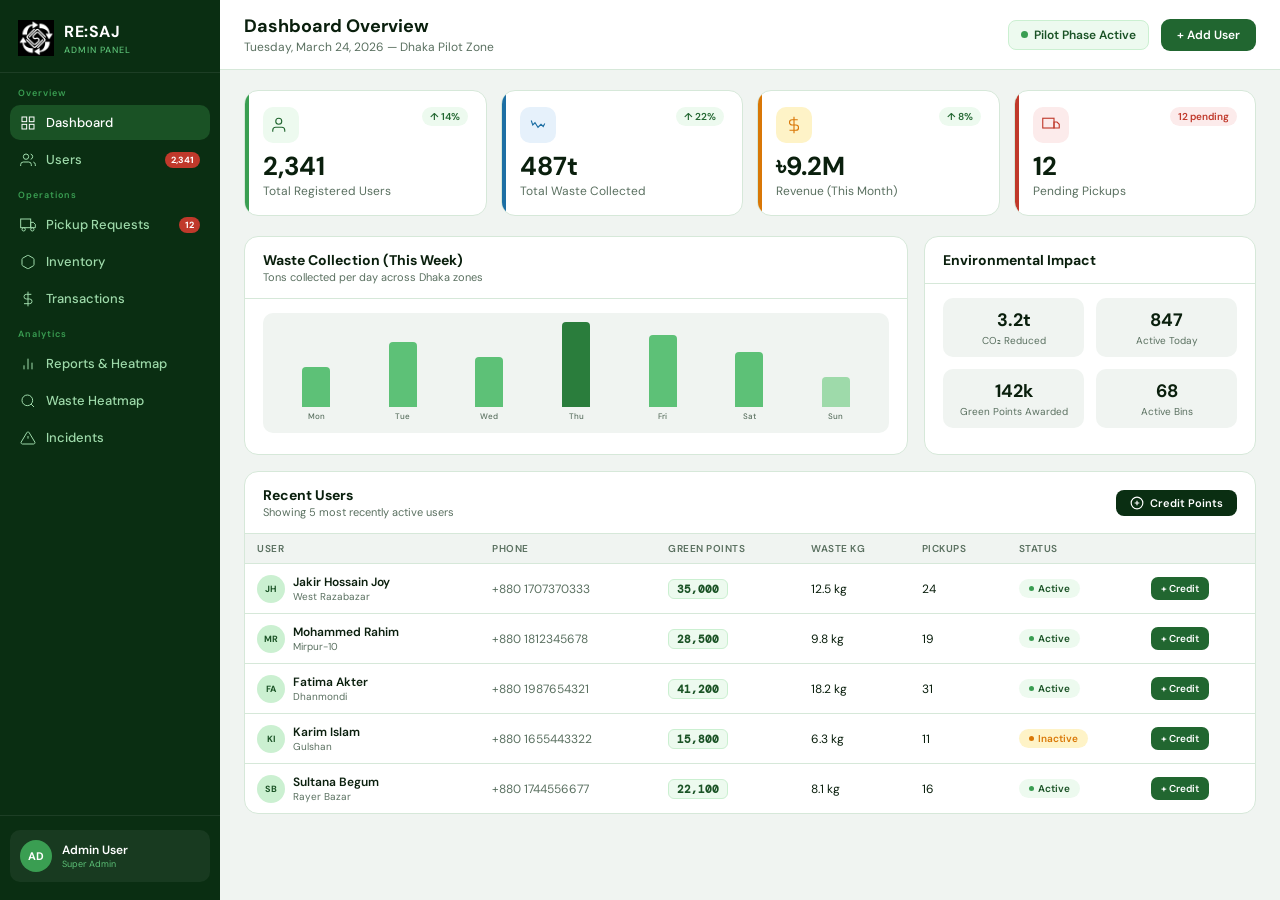
<file: resaj_admin_panel.html>
<!DOCTYPE html>
<html lang="en">
<head>
<meta charset="UTF-8">
<meta name="viewport" content="width=device-width, initial-scale=1.0">
<title>RE:SAJ Bangladesh — Admin Panel</title>
<link href="https://fonts.googleapis.com/css2?family=DM+Sans:wght@400;500;600;700&family=DM+Mono:wght@400;500&display=swap" rel="stylesheet">
<style>
  :root {
    --g900: #0A2E12; --g800: #133D1B; --g700: #1A5225; --g600: #216630;
    --g500: #2A7D3C; --g400: #3A9E52; --g300: #5DC177; --g200: #9EDAAA;
    --g100: #CBF0D1; --g50: #EDFAEF;
    --red: #C0392B; --amber: #D97706; --blue: #1D6FA4; --purple: #6B46C1;
    --bg: #F0F4F1; --card: #FFFFFF;
    --text: #0A1F0D; --muted: #5A7060; --border: #D6E8D9;
    --font: 'DM Sans', sans-serif;
    --mono: 'DM Mono', monospace;
  }
  * { box-sizing: border-box; margin: 0; padding: 0; }
  body { font-family: var(--font); background: var(--bg); color: var(--text); min-height: 100vh; display: flex; }

  /* SIDEBAR */
  .sidebar {
    width: 220px;
    background: var(--g900);
    min-height: 100vh;
    display: flex;
    flex-direction: column;
    flex-shrink: 0;
    position: sticky;
    top: 0;
    height: 100vh;
    overflow-y: auto;
  }
  .sidebar-logo {
    padding: 20px 18px 16px;
    border-bottom: 1px solid rgba(255,255,255,0.08);
  }
  .logo-row { display: flex; align-items: center; gap: 10px; }
  .logo-icon {
    width: 36px; height: 36px;
    background: var(--g400);
    border-radius: 10px;
    display: flex; align-items: center; justify-content: center;
  }
  .logo-icon svg { width: 22px; height: 22px; }
  .logo-name { color: white; font-size: 16px; font-weight: 700; letter-spacing: 0.5px; }
  .logo-sub { color: var(--g300); font-size: 9px; font-weight: 500; letter-spacing: 1px; margin-top: 2px; }

  .nav-section { padding: 14px 10px; flex: 1; }
  .nav-label { color: var(--g400); font-size: 9px; font-weight: 600; letter-spacing: 1px; padding: 0 8px; margin-bottom: 6px; margin-top: 12px; }
  .nav-label:first-child { margin-top: 0; }
  .nav-item {
    display: flex; align-items: center; gap: 10px;
    padding: 9px 10px;
    border-radius: 10px;
    color: var(--g200);
    font-size: 13px;
    font-weight: 500;
    cursor: pointer;
    margin-bottom: 2px;
    transition: background 0.15s;
    border: none; background: none; width: 100%; text-align: left;
    font-family: var(--font);
  }
  .nav-item:hover { background: rgba(255,255,255,0.06); }
  .nav-item.active { background: var(--g700); color: white; }
  .nav-item svg { width: 16px; height: 16px; fill: none; stroke: currentColor; stroke-width: 1.5; flex-shrink: 0; }
  .nav-badge {
    margin-left: auto;
    background: var(--red);
    color: white;
    font-size: 9px;
    font-weight: 700;
    padding: 2px 6px;
    border-radius: 20px;
  }

  .sidebar-footer {
    padding: 14px 10px 18px;
    border-top: 1px solid rgba(255,255,255,0.08);
  }
  .admin-card {
    display: flex; align-items: center; gap: 10px;
    padding: 10px;
    background: rgba(255,255,255,0.06);
    border-radius: 10px;
  }
  .admin-avatar {
    width: 32px; height: 32px;
    border-radius: 50%;
    background: var(--g400);
    display: flex; align-items: center; justify-content: center;
    color: white; font-size: 11px; font-weight: 700;
    flex-shrink: 0;
  }
  .admin-name { color: white; font-size: 12px; font-weight: 600; }
  .admin-role { color: var(--g300); font-size: 9px; }

  /* MAIN */
  .main { flex: 1; display: flex; flex-direction: column; overflow: hidden; }

  .topbar {
    background: white;
    padding: 14px 24px;
    display: flex;
    align-items: center;
    justify-content: space-between;
    border-bottom: 1px solid var(--border);
    flex-shrink: 0;
  }
  .page-heading { font-size: 18px; font-weight: 700; color: var(--text); }
  .page-sub { font-size: 12px; color: var(--muted); margin-top: 1px; }
  .topbar-right { display: flex; align-items: center; gap: 12px; }
  .topbar-badge {
    background: var(--g50);
    border: 1px solid var(--g100);
    border-radius: 8px;
    padding: 6px 12px;
    font-size: 12px;
    font-weight: 600;
    color: var(--g700);
    display: flex; align-items: center; gap: 6px;
  }
  .topbar-badge::before { content: ''; width: 7px; height: 7px; border-radius: 50%; background: var(--g400); }

  .content { flex: 1; overflow-y: auto; padding: 20px 24px 32px; }
  .content::-webkit-scrollbar { width: 4px; }
  .content::-webkit-scrollbar-thumb { background: var(--border); border-radius: 4px; }

  /* STAT CARDS */
  .stats-grid {
    display: grid;
    grid-template-columns: repeat(4, 1fr);
    gap: 14px;
    margin-bottom: 20px;
  }
  .stat-card {
    background: var(--card);
    border-radius: 14px;
    padding: 16px 18px;
    border: 1px solid var(--border);
    position: relative;
    overflow: hidden;
  }
  .stat-card::before {
    content: '';
    position: absolute;
    top: 0; left: 0;
    width: 4px; height: 100%;
    border-radius: 14px 0 0 14px;
  }
  .stat-card.green::before { background: var(--g400); }
  .stat-card.blue::before { background: var(--blue); }
  .stat-card.amber::before { background: var(--amber); }
  .stat-card.red::before { background: var(--red); }

  .stat-header { display: flex; align-items: flex-start; justify-content: space-between; margin-bottom: 10px; }
  .stat-icon {
    width: 36px; height: 36px;
    border-radius: 10px;
    display: flex; align-items: center; justify-content: center;
  }
  .stat-icon.green { background: var(--g50); }
  .stat-icon.blue { background: #E6F1FB; }
  .stat-icon.amber { background: #FEF3C7; }
  .stat-icon.red { background: #FCEBEB; }
  .stat-icon svg { width: 18px; height: 18px; fill: none; stroke-width: 1.5; }
  .stat-icon.green svg { stroke: var(--g600); }
  .stat-icon.blue svg { stroke: var(--blue); }
  .stat-icon.amber svg { stroke: var(--amber); }
  .stat-icon.red svg { stroke: var(--red); }

  .stat-badge {
    font-size: 10px;
    font-weight: 600;
    padding: 3px 8px;
    border-radius: 20px;
    display: flex; align-items: center; gap: 4px;
  }
  .stat-badge.up { background: var(--g50); color: var(--g600); }
  .stat-badge.down { background: #FCEBEB; color: var(--red); }

  .stat-value { font-size: 26px; font-weight: 700; color: var(--text); line-height: 1; }
  .stat-label { font-size: 12px; color: var(--muted); margin-top: 4px; }

  /* TWO COLUMN LAYOUT */
  .two-col { display: grid; grid-template-columns: 1fr 1fr; gap: 16px; margin-bottom: 16px; }
  .three-col { display: grid; grid-template-columns: 2fr 1fr; gap: 16px; margin-bottom: 16px; }

  .panel {
    background: var(--card);
    border-radius: 14px;
    border: 1px solid var(--border);
    overflow: hidden;
  }
  .panel-header {
    padding: 14px 18px;
    border-bottom: 1px solid var(--border);
    display: flex;
    align-items: center;
    justify-content: space-between;
  }
  .panel-title { font-size: 14px; font-weight: 700; color: var(--text); }
  .panel-sub { font-size: 11px; color: var(--muted); margin-top: 1px; }
  .panel-action {
    background: var(--g900);
    color: white;
    border: none;
    border-radius: 8px;
    padding: 6px 14px;
    font-size: 11px;
    font-weight: 600;
    cursor: pointer;
    font-family: var(--font);
    display: flex; align-items: center; gap: 6px;
  }
  .panel-action svg { width: 14px; height: 14px; fill: none; stroke: white; stroke-width: 2; }
  .panel-body { padding: 14px 18px; }

  /* TABLE */
  table { width: 100%; border-collapse: collapse; }
  th {
    text-align: left;
    font-size: 10px;
    font-weight: 600;
    color: var(--muted);
    letter-spacing: 0.5px;
    text-transform: uppercase;
    padding: 8px 12px;
    background: var(--bg);
    border-bottom: 1px solid var(--border);
  }
  td {
    padding: 10px 12px;
    font-size: 12px;
    color: var(--text);
    border-bottom: 1px solid var(--border);
    vertical-align: middle;
  }
  tr:last-child td { border-bottom: none; }
  tr:hover td { background: var(--g50); }

  .user-cell { display: flex; align-items: center; gap: 8px; }
  .user-av {
    width: 28px; height: 28px;
    border-radius: 50%;
    background: var(--g100);
    display: flex; align-items: center; justify-content: center;
    font-size: 9px; font-weight: 700; color: var(--g700);
    flex-shrink: 0;
  }
  .user-name { font-size: 12px; font-weight: 600; }
  .user-area { font-size: 10px; color: var(--muted); }

  .status-pill {
    display: inline-flex; align-items: center; gap: 4px;
    padding: 3px 10px;
    border-radius: 20px;
    font-size: 10px;
    font-weight: 600;
  }
  .status-pill::before { content: ''; width: 5px; height: 5px; border-radius: 50%; }
  .status-pill.active { background: var(--g50); color: var(--g700); }
  .status-pill.active::before { background: var(--g400); }
  .status-pill.pending { background: #FEF3C7; color: var(--amber); }
  .status-pill.pending::before { background: var(--amber); }
  .status-pill.completed { background: #E6F1FB; color: var(--blue); }
  .status-pill.completed::before { background: var(--blue); }
  .status-pill.cancelled { background: #FCEBEB; color: var(--red); }
  .status-pill.cancelled::before { background: var(--red); }

  .pts-badge {
    display: inline-block;
    background: var(--g50);
    color: var(--g700);
    border: 1px solid var(--g100);
    padding: 2px 8px;
    border-radius: 6px;
    font-size: 11px;
    font-weight: 600;
    font-family: var(--mono);
  }

  .action-dots {
    background: none; border: none;
    color: var(--muted); cursor: pointer;
    font-size: 16px; padding: 2px 6px;
    border-radius: 6px;
  }
  .action-dots:hover { background: var(--bg); }

  /* CREDIT MODAL */
  .credit-btn {
    background: var(--g600);
    color: white;
    border: none;
    border-radius: 7px;
    padding: 5px 10px;
    font-size: 10px;
    font-weight: 600;
    cursor: pointer;
    font-family: var(--font);
  }

  /* INVENTORY */
  .inv-row {
    display: flex;
    align-items: center;
    gap: 12px;
    padding: 10px 0;
    border-bottom: 1px solid var(--border);
  }
  .inv-row:last-child { border-bottom: none; }
  .inv-emoji { font-size: 22px; width: 40px; height: 40px; background: var(--g50); border-radius: 10px; display: flex; align-items: center; justify-content: center; flex-shrink: 0; }
  .inv-name { font-size: 12px; font-weight: 600; }
  .inv-meta { font-size: 10px; color: var(--muted); margin-top: 2px; }
  .inv-right { margin-left: auto; text-align: right; }
  .inv-stock { font-size: 13px; font-weight: 700; color: var(--text); }
  .inv-sold { font-size: 10px; color: var(--muted); }
  .stock-bar-wrap { flex: 1; max-width: 80px; }
  .stock-bar-bg { background: var(--border); border-radius: 4px; height: 6px; }
  .stock-bar-fill { height: 6px; border-radius: 4px; background: var(--g400); transition: width 0.3s; }
  .stock-bar-fill.low { background: var(--red); }
  .stock-bar-fill.med { background: var(--amber); }

  /* PICKUP CARD */
  .pickup-item {
    display: flex; align-items: flex-start; gap: 12px;
    padding: 12px 0;
    border-bottom: 1px solid var(--border);
  }
  .pickup-item:last-child { border-bottom: none; }
  .pickup-num {
    width: 28px; height: 28px;
    background: var(--g900);
    border-radius: 8px;
    display: flex; align-items: center; justify-content: center;
    color: white; font-size: 10px; font-weight: 700;
    flex-shrink: 0;
  }
  .pickup-name { font-size: 12px; font-weight: 600; }
  .pickup-area { font-size: 10px; color: var(--muted); margin-top: 2px; }
  .pickup-types { display: flex; gap: 4px; margin-top: 5px; }
  .type-tag {
    background: var(--g50);
    border: 1px solid var(--g100);
    color: var(--g700);
    font-size: 9px;
    font-weight: 600;
    padding: 2px 7px;
    border-radius: 20px;
  }

  /* CHART AREA */
  .chart-placeholder {
    background: var(--bg);
    border-radius: 10px;
    height: 120px;
    display: flex;
    align-items: flex-end;
    justify-content: space-around;
    padding: 12px;
    gap: 4px;
  }
  .bar-item {
    display: flex; flex-direction: column; align-items: center; gap: 4px;
    flex: 1;
  }
  .bar-fill {
    width: 100%;
    max-width: 28px;
    background: var(--g300);
    border-radius: 4px 4px 0 0;
    transition: height 0.4s ease;
  }
  .bar-label { font-size: 8px; color: var(--muted); font-weight: 500; }

  /* MODAL OVERLAY */
  .modal-overlay {
    display: none;
    position: fixed; top: 0; left: 0; right: 0; bottom: 0;
    background: rgba(0,0,0,0.45);
    z-index: 100;
    align-items: center;
    justify-content: center;
  }
  .modal-overlay.show { display: flex; }
  .modal-box {
    background: white;
    border-radius: 18px;
    padding: 24px 26px;
    width: 380px;
    box-shadow: 0 20px 60px rgba(0,0,0,0.25);
  }
  .modal-title { font-size: 16px; font-weight: 700; margin-bottom: 4px; }
  .modal-sub { font-size: 12px; color: var(--muted); margin-bottom: 18px; }
  .modal-field { margin-bottom: 14px; }
  .modal-field label { display: block; font-size: 11px; font-weight: 600; color: var(--muted); margin-bottom: 6px; letter-spacing: 0.3px; }
  .modal-field input, .modal-field select, .modal-field textarea {
    width: 100%; padding: 9px 12px;
    border: 1.5px solid var(--border);
    border-radius: 10px;
    font-size: 13px;
    font-family: var(--font);
    color: var(--text);
    outline: none;
    background: var(--bg);
  }
  .modal-field input:focus, .modal-field select:focus { border-color: var(--g400); }
  .modal-actions { display: flex; gap: 10px; margin-top: 6px; }
  .modal-btn {
    flex: 1; padding: 11px;
    border-radius: 10px;
    font-size: 13px;
    font-weight: 600;
    cursor: pointer;
    border: none;
    font-family: var(--font);
  }
  .modal-btn.primary { background: var(--g600); color: white; }
  .modal-btn.secondary { background: var(--bg); color: var(--muted); border: 1px solid var(--border); }

  /* HEATMAP */
  .heatmap-grid {
    display: grid;
    grid-template-columns: repeat(7, 1fr);
    gap: 4px;
    padding: 12px 0;
  }
  .hm-cell {
    aspect-ratio: 1;
    border-radius: 4px;
    display: flex; align-items: center; justify-content: center;
    font-size: 8px; font-weight: 600;
    color: var(--g700);
  }
  .hm-0 { background: var(--g50); }
  .hm-1 { background: var(--g100); }
  .hm-2 { background: var(--g200); }
  .hm-3 { background: var(--g300); color: white; }
  .hm-4 { background: var(--g500); color: white; }

  .metric-row { display: flex; gap: 12px; padding-bottom: 12px; }
  .metric-mini {
    flex: 1;
    background: var(--bg);
    border-radius: 10px;
    padding: 10px 12px;
    text-align: center;
  }
  .metric-mini .val { font-size: 18px; font-weight: 700; color: var(--text); }
  .metric-mini .lbl { font-size: 10px; color: var(--muted); margin-top: 2px; }
</style>
</head>
<body>

<!-- SIDEBAR -->
<div class="sidebar">
  <div class="sidebar-logo">
    <div class="logo-row">
      <div class="logo-icon" style="background: none;">
  <img src="images/resaj_admin_panel_Logo.jpeg" alt="Logo" style="width: 100%; height: 100%; object-fit: contain;">
</div>
      <div>
        <div class="logo-name">RE:SAJ</div>
        <div class="logo-sub">ADMIN PANEL</div>
      </div>
    </div>
  </div>

  <div class="nav-section">
    <div class="nav-label">Overview</div>
    <button class="nav-item active" onclick="showSection('dashboard')">
      <svg viewBox="0 0 24 24"><rect x="3" y="3" width="7" height="7"/><rect x="14" y="3" width="7" height="7"/><rect x="3" y="14" width="7" height="7"/><rect x="14" y="14" width="7" height="7"/></svg>
      Dashboard
    </button>
    <button class="nav-item" onclick="showSection('users')">
      <svg viewBox="0 0 24 24"><path d="M17 21v-2a4 4 0 0 0-4-4H5a4 4 0 0 0-4 4v2"/><circle cx="9" cy="7" r="4"/><path d="M23 21v-2a4 4 0 0 0-3-3.87"/><path d="M16 3.13a4 4 0 0 1 0 7.75"/></svg>
      Users
      <span class="nav-badge">2,341</span>
    </button>

    <div class="nav-label">Operations</div>
    <button class="nav-item" onclick="showSection('pickups')">
      <svg viewBox="0 0 24 24"><rect x="1" y="3" width="15" height="13"/><polygon points="16 8 20 8 23 11 23 16 16 16 16 8"/><circle cx="5.5" cy="18.5" r="2.5"/><circle cx="18.5" cy="18.5" r="2.5"/></svg>
      Pickup Requests
      <span class="nav-badge">12</span>
    </button>
    <button class="nav-item" onclick="showSection('inventory')">
      <svg viewBox="0 0 24 24"><path d="M21 16V8a2 2 0 0 0-1-1.73l-7-4a2 2 0 0 0-2 0l-7 4A2 2 0 0 0 3 8v8a2 2 0 0 0 1 1.73l7 4a2 2 0 0 0 2 0l7-4A2 2 0 0 0 21 16z"/></svg>
      Inventory
    </button>
    <button class="nav-item" onclick="showSection('transactions')">
      <svg viewBox="0 0 24 24"><line x1="12" y1="1" x2="12" y2="23"/><path d="M17 5H9.5a3.5 3.5 0 0 0 0 7h5a3.5 3.5 0 0 1 0 7H6"/></svg>
      Transactions
    </button>

    <div class="nav-label">Analytics</div>
    <button class="nav-item" onclick="showSection('reports')">
      <svg viewBox="0 0 24 24"><line x1="18" y1="20" x2="18" y2="10"/><line x1="12" y1="20" x2="12" y2="4"/><line x1="6" y1="20" x2="6" y2="14"/></svg>
      Reports &amp; Heatmap
    </button>
    <button class="nav-item">
      <svg viewBox="0 0 24 24"><circle cx="11" cy="11" r="8"/><line x1="21" y1="21" x2="16.65" y2="16.65"/></svg>
      Waste Heatmap
    </button>
    <button class="nav-item">
      <svg viewBox="0 0 24 24"><path d="M10.29 3.86L1.82 18a2 2 0 0 0 1.71 3h16.94a2 2 0 0 0 1.71-3L13.71 3.86a2 2 0 0 0-3.42 0z"/><line x1="12" y1="9" x2="12" y2="13"/><line x1="12" y1="17" x2="12.01" y2="17"/></svg>
      Incidents
    </button>
  </div>

  <div class="sidebar-footer">
    <div class="admin-card">
      <div class="admin-avatar">AD</div>
      <div>
        <div class="admin-name">Admin User</div>
        <div class="admin-role">Super Admin</div>
      </div>
    </div>
  </div>
</div>

<!-- MAIN CONTENT -->
<div class="main">
  <div class="topbar">
    <div>
      <div class="page-heading" id="page-heading">Dashboard Overview</div>
      <div class="page-sub" id="page-sub">Tuesday, March 24, 2026 — Dhaka Pilot Zone</div>
    </div>
    <div class="topbar-right">
      <div class="topbar-badge">Pilot Phase Active</div>
      <button style="background:var(--g600);color:white;border:none;border-radius:9px;padding:8px 16px;font-size:12px;font-weight:600;cursor:pointer;font-family:var(--font)">+ Add User</button>
    </div>
  </div>

  <div class="content">

    <!-- DASHBOARD -->
    <div id="section-dashboard">
      <div class="stats-grid">
        <div class="stat-card green">
          <div class="stat-header">
            <div class="stat-icon green">
              <svg viewBox="0 0 24 24"><path d="M17 21v-2a4 4 0 0 0-4-4H5a4 4 0 0 0-4 4v2"/><circle cx="9" cy="7" r="4"/></svg>
            </div>
            <div class="stat-badge up">↑ 14%</div>
          </div>
          <div class="stat-value">2,341</div>
          <div class="stat-label">Total Registered Users</div>
        </div>
        <div class="stat-card blue">
          <div class="stat-header">
            <div class="stat-icon blue">
              <svg viewBox="0 0 24 24"><polyline points="3 6 5 12 8 9 12 15 16 11 19 14 21 10"/></svg>
            </div>
            <div class="stat-badge up">↑ 22%</div>
          </div>
          <div class="stat-value">487t</div>
          <div class="stat-label">Total Waste Collected</div>
        </div>
        <div class="stat-card amber">
          <div class="stat-header">
            <div class="stat-icon amber">
              <svg viewBox="0 0 24 24"><line x1="12" y1="1" x2="12" y2="23"/><path d="M17 5H9.5a3.5 3.5 0 0 0 0 7h5a3.5 3.5 0 0 1 0 7H6"/></svg>
            </div>
            <div class="stat-badge up">↑ 8%</div>
          </div>
          <div class="stat-value">৳9.2M</div>
          <div class="stat-label">Revenue (This Month)</div>
        </div>
        <div class="stat-card red">
          <div class="stat-header">
            <div class="stat-icon red">
              <svg viewBox="0 0 24 24"><rect x="1" y="3" width="15" height="13"/><polygon points="16 8 20 8 23 11 23 16 16 16 16 8"/></svg>
            </div>
            <div class="stat-badge down">12 pending</div>
          </div>
          <div class="stat-value">12</div>
          <div class="stat-label">Pending Pickups</div>
        </div>
      </div>

      <div class="three-col">
        <!-- Waste Chart -->
        <div class="panel">
          <div class="panel-header">
            <div>
              <div class="panel-title">Waste Collection (This Week)</div>
              <div class="panel-sub">Tons collected per day across Dhaka zones</div>
            </div>
          </div>
          <div class="panel-body">
            <div class="chart-placeholder">
              <div class="bar-item"><div class="bar-fill" style="height:40px"></div><div class="bar-label">Mon</div></div>
              <div class="bar-item"><div class="bar-fill" style="height:65px"></div><div class="bar-label">Tue</div></div>
              <div class="bar-item"><div class="bar-fill" style="height:50px"></div><div class="bar-label">Wed</div></div>
              <div class="bar-item"><div class="bar-fill" style="height:85px; background:var(--g500)"></div><div class="bar-label">Thu</div></div>
              <div class="bar-item"><div class="bar-fill" style="height:72px"></div><div class="bar-label">Fri</div></div>
              <div class="bar-item"><div class="bar-fill" style="height:55px"></div><div class="bar-label">Sat</div></div>
              <div class="bar-item"><div class="bar-fill" style="height:30px; background:var(--g200)"></div><div class="bar-label">Sun</div></div>
            </div>
          </div>
        </div>

        <!-- Quick Stats -->
        <div class="panel">
          <div class="panel-header">
            <div class="panel-title">Environmental Impact</div>
          </div>
          <div class="panel-body">
            <div class="metric-row">
              <div class="metric-mini"><div class="val">3.2t</div><div class="lbl">CO₂ Reduced</div></div>
              <div class="metric-mini"><div class="val">847</div><div class="lbl">Active Today</div></div>
            </div>
            <div class="metric-row">
              <div class="metric-mini"><div class="val">142k</div><div class="lbl">Green Points Awarded</div></div>
              <div class="metric-mini"><div class="val">68</div><div class="lbl">Active Bins</div></div>
            </div>
          </div>
        </div>
      </div>

      <!-- Users Table -->
      <div class="panel" style="margin-bottom:16px">
        <div class="panel-header">
          <div>
            <div class="panel-title">Recent Users</div>
            <div class="panel-sub">Showing 5 most recently active users</div>
          </div>
          <button class="panel-action" onclick="showModal()">
            <svg viewBox="0 0 24 24"><circle cx="12" cy="12" r="10"/><line x1="12" y1="8" x2="12" y2="16"/><line x1="8" y1="12" x2="16" y2="12"/></svg>
            Credit Points
          </button>
        </div>
        <table>
          <thead>
            <tr>
              <th>User</th>
              <th>Phone</th>
              <th>Green Points</th>
              <th>Waste Kg</th>
              <th>Pickups</th>
              <th>Status</th>
              <th></th>
            </tr>
          </thead>
          <tbody>
            <tr>
              <td><div class="user-cell"><div class="user-av">JH</div><div><div class="user-name">Jakir Hossain Joy</div><div class="user-area">West Razabazar</div></div></div></td>
              <td style="color:var(--muted)">+880 1707370333</td>
              <td><span class="pts-badge">35,000</span></td>
              <td>12.5 kg</td>
              <td>24</td>
              <td><span class="status-pill active">Active</span></td>
              <td><button class="credit-btn" onclick="showModal()">+ Credit</button></td>
            </tr>
            <tr>
              <td><div class="user-cell"><div class="user-av">MR</div><div><div class="user-name">Mohammed Rahim</div><div class="user-area">Mirpur-10</div></div></div></td>
              <td style="color:var(--muted)">+880 1812345678</td>
              <td><span class="pts-badge">28,500</span></td>
              <td>9.8 kg</td>
              <td>19</td>
              <td><span class="status-pill active">Active</span></td>
              <td><button class="credit-btn" onclick="showModal()">+ Credit</button></td>
            </tr>
            <tr>
              <td><div class="user-cell"><div class="user-av">FA</div><div><div class="user-name">Fatima Akter</div><div class="user-area">Dhanmondi</div></div></div></td>
              <td style="color:var(--muted)">+880 1987654321</td>
              <td><span class="pts-badge">41,200</span></td>
              <td>18.2 kg</td>
              <td>31</td>
              <td><span class="status-pill active">Active</span></td>
              <td><button class="credit-btn" onclick="showModal()">+ Credit</button></td>
            </tr>
            <tr>
              <td><div class="user-cell"><div class="user-av">KI</div><div><div class="user-name">Karim Islam</div><div class="user-area">Gulshan</div></div></div></td>
              <td style="color:var(--muted)">+880 1655443322</td>
              <td><span class="pts-badge">15,800</span></td>
              <td>6.3 kg</td>
              <td>11</td>
              <td><span class="status-pill pending">Inactive</span></td>
              <td><button class="credit-btn" onclick="showModal()">+ Credit</button></td>
            </tr>
            <tr>
              <td><div class="user-cell"><div class="user-av">SB</div><div><div class="user-name">Sultana Begum</div><div class="user-area">Rayer Bazar</div></div></div></td>
              <td style="color:var(--muted)">+880 1744556677</td>
              <td><span class="pts-badge">22,100</span></td>
              <td>8.1 kg</td>
              <td>16</td>
              <td><span class="status-pill active">Active</span></td>
              <td><button class="credit-btn" onclick="showModal()">+ Credit</button></td>
            </tr>
          </tbody>
        </table>
      </div>
    </div>

    <!-- USERS SECTION -->
    <div id="section-users" style="display:none">
      <div class="panel">
        <div class="panel-header">
          <div><div class="panel-title">All Users</div><div class="panel-sub">2,341 registered users in pilot zone</div></div>
          <button class="panel-action" onclick="showModal()">
            <svg viewBox="0 0 24 24"><circle cx="12" cy="12" r="10"/><line x1="12" y1="8" x2="12" y2="16"/><line x1="8" y1="12" x2="16" y2="12"/></svg>
            Manual Credit
          </button>
        </div>
        <table>
          <thead><tr><th>User</th><th>Phone</th><th>Green Points</th><th>Waste (kg)</th><th>CO₂ Saved</th><th>Joined</th><th>Status</th><th>Action</th></tr></thead>
          <tbody>
            <tr><td><div class="user-cell"><div class="user-av">JH</div><div><div class="user-name">Jakir Hossain Joy</div><div class="user-area">West Razabazar</div></div></div></td><td style="color:var(--muted)">+880 1707370333</td><td><span class="pts-badge">35,000</span></td><td>12.5</td><td>4.2 kg</td><td style="color:var(--muted)">Nov 1, 2025</td><td><span class="status-pill active">Active</span></td><td><button class="credit-btn" onclick="showModal()">+ Credit</button></td></tr>
            <tr><td><div class="user-cell"><div class="user-av">MR</div><div><div class="user-name">Mohammed Rahim</div><div class="user-area">Mirpur-10</div></div></div></td><td style="color:var(--muted)">+880 1812345678</td><td><span class="pts-badge">28,500</span></td><td>9.8</td><td>3.1 kg</td><td style="color:var(--muted)">Nov 3, 2025</td><td><span class="status-pill active">Active</span></td><td><button class="credit-btn" onclick="showModal()">+ Credit</button></td></tr>
            <tr><td><div class="user-cell"><div class="user-av">FA</div><div><div class="user-name">Fatima Akter</div><div class="user-area">Dhanmondi</div></div></div></td><td style="color:var(--muted)">+880 1987654321</td><td><span class="pts-badge">41,200</span></td><td>18.2</td><td>6.8 kg</td><td style="color:var(--muted)">Oct 28, 2025</td><td><span class="status-pill active">Active</span></td><td><button class="credit-btn" onclick="showModal()">+ Credit</button></td></tr>
          </tbody>
        </table>
      </div>
    </div>

    <!-- PICKUPS SECTION -->
    <div id="section-pickups" style="display:none">
      <div class="two-col">
        <div class="panel">
          <div class="panel-header">
            <div><div class="panel-title">Pending Pickups</div><div class="panel-sub">12 requests awaiting assignment</div></div>
            <button class="panel-action">Assign All</button>
          </div>
          <div class="panel-body">
            <div class="pickup-item">
              <div class="pickup-num">1</div>
              <div style="flex:1">
                <div class="pickup-name">Jakir Hossain Joy</div>
                <div class="pickup-area">Road 5, House 12, West Razabazar · Today 10:00 AM</div>
                <div class="pickup-types"><span class="type-tag">Plastic</span><span class="type-tag">Paper</span></div>
              </div>
              <div style="display:flex;flex-direction:column;gap:4px">
                <button style="background:var(--g600);color:white;border:none;border-radius:7px;padding:5px 10px;font-size:10px;font-weight:600;cursor:pointer;font-family:var(--font)">Assign</button>
                <button style="background:var(--bg);color:var(--muted);border:1px solid var(--border);border-radius:7px;padding:5px 10px;font-size:10px;cursor:pointer;font-family:var(--font)">View</button>
              </div>
            </div>
            <div class="pickup-item">
              <div class="pickup-num">2</div>
              <div style="flex:1">
                <div class="pickup-name">Fatima Akter</div>
                <div class="pickup-area">Dhanmondi 27 · Today 2:00 PM</div>
                <div class="pickup-types"><span class="type-tag">Food</span><span class="type-tag">Glass</span></div>
              </div>
              <div style="display:flex;flex-direction:column;gap:4px">
                <button style="background:var(--g600);color:white;border:none;border-radius:7px;padding:5px 10px;font-size:10px;font-weight:600;cursor:pointer;font-family:var(--font)">Assign</button>
                <button style="background:var(--bg);color:var(--muted);border:1px solid var(--border);border-radius:7px;padding:5px 10px;font-size:10px;cursor:pointer;font-family:var(--font)">View</button>
              </div>
            </div>
            <div class="pickup-item">
              <div class="pickup-num">3</div>
              <div style="flex:1">
                <div class="pickup-name">Karim Islam</div>
                <div class="pickup-area">Gulshan 2, Block B · Tomorrow 9:00 AM</div>
                <div class="pickup-types"><span class="type-tag">Metal</span><span class="type-tag">Textile</span></div>
              </div>
              <div style="display:flex;flex-direction:column;gap:4px">
                <button style="background:var(--g600);color:white;border:none;border-radius:7px;padding:5px 10px;font-size:10px;font-weight:600;cursor:pointer;font-family:var(--font)">Assign</button>
                <button style="background:var(--bg);color:var(--muted);border:1px solid var(--border);border-radius:7px;padding:5px 10px;font-size:10px;cursor:pointer;font-family:var(--font)">View</button>
              </div>
            </div>
          </div>
        </div>
        <div class="panel">
          <div class="panel-header"><div class="panel-title">Completed Today</div></div>
          <table>
            <thead><tr><th>User</th><th>Area</th><th>Status</th></tr></thead>
            <tbody>
              <tr><td>Sultana Begum</td><td style="color:var(--muted)">Rayer Bazar</td><td><span class="status-pill completed">Completed</span></td></tr>
              <tr><td>Rahim Mia</td><td style="color:var(--muted)">Mirpur-1</td><td><span class="status-pill completed">Completed</span></td></tr>
              <tr><td>Nasrin Khatun</td><td style="color:var(--muted)">Mohammadpur</td><td><span class="status-pill cancelled">Cancelled</span></td></tr>
            </tbody>
          </table>
        </div>
      </div>
    </div>

    <!-- INVENTORY SECTION -->
    <div id="section-inventory" style="display:none">
      <div class="two-col">
        <div class="panel">
          <div class="panel-header">
            <div><div class="panel-title">Product Inventory</div><div class="panel-sub">RE:SAJ Eco-Store stock levels</div></div>
            <button class="panel-action">+ Add Product</button>
          </div>
          <div class="panel-body">
            <div class="inv-row">
              <div class="inv-emoji">👕</div>
              <div style="flex:1"><div class="inv-name">Recycled T-Shirt</div><div class="inv-meta">Upcycled textile · ৳250 / 500 pts</div></div>
              <div class="stock-bar-wrap"><div class="stock-bar-bg"><div class="stock-bar-fill" style="width:75%"></div></div></div>
              <div class="inv-right"><div class="inv-stock">150</div><div class="inv-sold">Sold: 43</div></div>
              <button class="action-dots">⋯</button>
            </div>
            <div class="inv-row">
              <div class="inv-emoji">👜</div>
              <div style="flex:1"><div class="inv-name">Eco-Bag (MLP)</div><div class="inv-meta">Handloom woven · ৳250 / 500 pts</div></div>
              <div class="stock-bar-wrap"><div class="stock-bar-bg"><div class="stock-bar-fill" style="width:30%"></div></div></div>
              <div class="inv-right"><div class="inv-stock">60</div><div class="inv-sold">Sold: 137</div></div>
              <button class="action-dots">⋯</button>
            </div>
            <div class="inv-row">
              <div class="inv-emoji">📓</div>
              <div style="flex:1"><div class="inv-name">Recycled Notebook</div><div class="inv-meta">Pulped paper · ৳250 / 500 pts</div></div>
              <div class="stock-bar-wrap"><div class="stock-bar-bg"><div class="stock-bar-fill med" style="width:55%"></div></div></div>
              <div class="inv-right"><div class="inv-stock">110</div><div class="inv-sold">Sold: 89</div></div>
              <button class="action-dots">⋯</button>
            </div>
            <div class="inv-row">
              <div class="inv-emoji">👖</div>
              <div style="flex:1"><div class="inv-name">Upcycled Pants</div><div class="inv-meta">Textile upcycle · ৳250 / 500 pts</div></div>
              <div class="stock-bar-wrap"><div class="stock-bar-bg"><div class="stock-bar-fill low" style="width:15%"></div></div></div>
              <div class="inv-right"><div class="inv-stock" style="color:var(--red)">30</div><div class="inv-sold">Sold: 168</div></div>
              <button class="action-dots">⋯</button>
            </div>
            <div class="inv-row">
              <div class="inv-emoji">🏠</div>
              <div style="flex:1"><div class="inv-name">Home Décor Set</div><div class="inv-meta">MLP + Handloom · ৳500 / 1000 pts</div></div>
              <div class="stock-bar-wrap"><div class="stock-bar-bg"><div class="stock-bar-fill" style="width:60%"></div></div></div>
              <div class="inv-right"><div class="inv-stock">75</div><div class="inv-sold">Sold: 52</div></div>
              <button class="action-dots">⋯</button>
            </div>
          </div>
        </div>
        <div class="panel">
          <div class="panel-header"><div class="panel-title">Low Stock Alerts</div></div>
          <div class="panel-body">
            <div style="display:flex;align-items:center;justify-content:center;flex-direction:column;gap:8px;padding:20px 0;background:var(--bg);border-radius:10px;margin-bottom:12px">
              <div style="font-size:24px">⚠️</div>
              <div style="font-size:12px;font-weight:600;color:var(--red)">Upcycled Pants: 30 left</div>
              <div style="font-size:11px;color:var(--muted)">Restock recommended</div>
            </div>
            <div style="font-size:12px;font-weight:600;color:var(--text);margin-bottom:8px">Quick Restock</div>
            <button style="width:100%;background:var(--g600);color:white;border:none;border-radius:10px;padding:10px;font-size:12px;font-weight:600;cursor:pointer;font-family:var(--font)">Request Production Batch</button>
          </div>
        </div>
      </div>
    </div>

    <!-- TRANSACTIONS SECTION -->
    <div id="section-transactions" style="display:none">
      <div class="panel">
        <div class="panel-header">
          <div><div class="panel-title">All Transactions</div><div class="panel-sub">Green credit movements and purchases</div></div>
          <button class="panel-action" onclick="showModal()">+ Manual Credit</button>
        </div>
        <table>
          <thead><tr><th>User</th><th>Type</th><th>Category</th><th>Points</th><th>Cash (৳)</th><th>Date</th><th>Status</th></tr></thead>
          <tbody>
            <tr><td>Jakir Hossain Joy</td><td><span style="color:var(--g600);font-weight:600">Credit</span></td><td>Waste Pick-up</td><td><span class="pts-badge">+35</span></td><td>—</td><td style="color:var(--muted)">Today 10:00 AM</td><td><span class="status-pill completed">Completed</span></td></tr>
            <tr><td>Fatima Akter</td><td><span style="color:var(--red);font-weight:600">Debit</span></td><td>Store Purchase</td><td><span class="pts-badge" style="color:var(--red)">-250</span></td><td>250</td><td style="color:var(--muted)">Yesterday</td><td><span class="status-pill completed">Completed</span></td></tr>
            <tr><td>Mohammed Rahim</td><td><span style="color:var(--g600);font-weight:600">Credit</span></td><td>Weekly Bonus</td><td><span class="pts-badge">+100</span></td><td>—</td><td style="color:var(--muted)">Nov 20</td><td><span class="status-pill completed">Completed</span></td></tr>
            <tr><td>Karim Islam</td><td><span style="color:var(--g600);font-weight:600">Credit</span></td><td>Quiz Completion</td><td><span class="pts-badge">+50</span></td><td>—</td><td style="color:var(--muted)">Nov 18</td><td><span class="status-pill completed">Completed</span></td></tr>
            <tr><td>Sultana Begum</td><td><span style="color:var(--blue);font-weight:600">Admin</span></td><td>Manual Credit</td><td><span class="pts-badge">+200</span></td><td>—</td><td style="color:var(--muted)">Nov 15</td><td><span class="status-pill completed">Completed</span></td></tr>
          </tbody>
        </table>
      </div>
    </div>

    <!-- REPORTS SECTION -->
    <div id="section-reports" style="display:none">
      <div class="two-col">
        <div class="panel">
          <div class="panel-header"><div class="panel-title">Waste Activity Heatmap</div><div style="font-size:11px;color:var(--muted);margin-top:2px">Last 7 weeks — Dhaka zones</div></div>
          <div class="panel-body">
            <div class="heatmap-grid">
              <div class="hm-cell hm-1">M</div><div class="hm-cell hm-2"></div><div class="hm-cell hm-3"></div><div class="hm-cell hm-1"></div><div class="hm-cell hm-4"></div><div class="hm-cell hm-2"></div><div class="hm-cell hm-0"></div>
              <div class="hm-cell hm-2"></div><div class="hm-cell hm-3"></div><div class="hm-cell hm-1"></div><div class="hm-cell hm-4"></div><div class="hm-cell hm-2"></div><div class="hm-cell hm-3"></div><div class="hm-cell hm-1"></div>
              <div class="hm-cell hm-3"></div><div class="hm-cell hm-4"></div><div class="hm-cell hm-2"></div><div class="hm-cell hm-1"></div><div class="hm-cell hm-3"></div><div class="hm-cell hm-4"></div><div class="hm-cell hm-2"></div>
              <div class="hm-cell hm-0"></div><div class="hm-cell hm-1"></div><div class="hm-cell hm-3"></div><div class="hm-cell hm-2"></div><div class="hm-cell hm-1"></div><div class="hm-cell hm-0"></div><div class="hm-cell hm-2"></div>
              <div class="hm-cell hm-4"></div><div class="hm-cell hm-2"></div><div class="hm-cell hm-1"></div><div class="hm-cell hm-3"></div><div class="hm-cell hm-4"></div><div class="hm-cell hm-1"></div><div class="hm-cell hm-3"></div>
            </div>
            <div style="display:flex;align-items:center;gap:6px;margin-top:8px">
              <div style="font-size:9px;color:var(--muted)">Less</div>
              <div class="hm-cell hm-0" style="width:16px;height:16px"></div>
              <div class="hm-cell hm-1" style="width:16px;height:16px"></div>
              <div class="hm-cell hm-2" style="width:16px;height:16px"></div>
              <div class="hm-cell hm-3" style="width:16px;height:16px"></div>
              <div class="hm-cell hm-4" style="width:16px;height:16px"></div>
              <div style="font-size:9px;color:var(--muted)">More</div>
            </div>
          </div>
        </div>
        <div class="panel">
          <div class="panel-header"><div class="panel-title">Waste by Category</div></div>
          <div class="panel-body">
            <div style="display:flex;flex-direction:column;gap:10px">
              <div><div style="display:flex;justify-content:space-between;margin-bottom:4px;font-size:12px"><span>Plastic</span><span style="font-weight:600;color:var(--g600)">42%</span></div><div style="background:var(--border);height:8px;border-radius:4px"><div style="background:var(--g400);height:8px;border-radius:4px;width:42%"></div></div></div>
              <div><div style="display:flex;justify-content:space-between;margin-bottom:4px;font-size:12px"><span>Food</span><span style="font-weight:600;color:var(--amber)">28%</span></div><div style="background:var(--border);height:8px;border-radius:4px"><div style="background:var(--amber);height:8px;border-radius:4px;width:28%"></div></div></div>
              <div><div style="display:flex;justify-content:space-between;margin-bottom:4px;font-size:12px"><span>Textile</span><span style="font-weight:600;color:var(--blue)">15%</span></div><div style="background:var(--border);height:8px;border-radius:4px"><div style="background:var(--blue);height:8px;border-radius:4px;width:15%"></div></div></div>
              <div><div style="display:flex;justify-content:space-between;margin-bottom:4px;font-size:12px"><span>Paper</span><span style="font-weight:600;color:var(--purple)">10%</span></div><div style="background:var(--border);height:8px;border-radius:4px"><div style="background:var(--purple);height:8px;border-radius:4px;width:10%"></div></div></div>
              <div><div style="display:flex;justify-content:space-between;margin-bottom:4px;font-size:12px"><span>Others</span><span style="font-weight:600;color:var(--muted)">5%</span></div><div style="background:var(--border);height:8px;border-radius:4px"><div style="background:var(--muted);height:8px;border-radius:4px;width:5%"></div></div></div>
            </div>
          </div>
        </div>
      </div>
    </div>

  </div>
</div>

<!-- CREDIT MODAL -->
<div class="modal-overlay" id="creditModal" onclick="if(event.target===this) hideModal()">
  <div class="modal-box">
    <div class="modal-title">Credit Green Points</div>
    <div class="modal-sub">Manually award points to a user account</div>
    <div class="modal-field">
      <label>Select User</label>
      <select>
        <option>Jakir Hossain Joy — West Razabazar</option>
        <option>Mohammed Rahim — Mirpur-10</option>
        <option>Fatima Akter — Dhanmondi</option>
        <option>Sultana Begum — Rayer Bazar</option>
      </select>
    </div>
    <div class="modal-field">
      <label>Points to Credit</label>
      <input type="number" placeholder="e.g. 200" value=""/>
    </div>
    <div class="modal-field">
      <label>Category</label>
      <select>
        <option>Manual Credit (Admin)</option>
        <option>Bonus Reward</option>
        <option>Correction</option>
        <option>Community Event</option>
      </select>
    </div>
    <div class="modal-field">
      <label>Note (optional)</label>
      <textarea rows="2" placeholder="Reason for credit..."></textarea>
    </div>
    <div class="modal-actions">
      <button class="modal-btn secondary" onclick="hideModal()">Cancel</button>
      <button class="modal-btn primary" onclick="hideModal()">Credit Points</button>
    </div>
  </div>
</div>

<script>
  function showSection(name) {
    const sections = ['dashboard', 'users', 'pickups', 'inventory', 'transactions', 'reports'];
    sections.forEach(s => {
      const el = document.getElementById('section-' + s);
      if (el) el.style.display = s === name ? 'block' : 'none';
    });
    const navItems = document.querySelectorAll('.nav-item');
 navItems.forEach(item => {
  item.classList.remove('active');
  if(item.getAttribute('onclick') && item.getAttribute('onclick').includes(name)) {
    item.classList.add('active');
  }
 });
    const headings = {
      dashboard: ['Dashboard Overview', 'Tuesday, March 24, 2026 — Dhaka Pilot Zone'],
      users: ['User Management', '2,341 registered users'],
      pickups: ['Pickup Requests', '12 pending · 3 completed today'],
      inventory: ['Inventory Management', 'RE:SAJ Eco-Store products'],
      transactions: ['Transactions', 'Green credit ledger'],
      reports: ['Reports & Analytics', 'Waste heatmap and category breakdown']
    };
    if (headings[name]) {
      document.getElementById('page-heading').textContent = headings[name][0];
      document.getElementById('page-sub').textContent = headings[name][1];
    }
  }
  function showModal() {
    document.getElementById('creditModal').classList.add('show');
  }
  function hideModal() {
    document.getElementById('creditModal').classList.remove('show');
  }
</script>
</body>
</html>
</file>
<file: style.css>
/* ═══════════════════════════════════════════
   RESAJ BD — style.css
   Deep green + golden yellow
═══════════════════════════════════════════ */

/* ── DESIGN TOKENS ── */
:root {
  --green:        #1b5e35;
  --green-dark:   #0e3a1f;
  --green-mid:    #236b3e;
  --green-light:  #2d8a52;
  --green-pale:   #e8f4ed;
  --green-faint:  #f2faf5;
  --gold:         #F5A800;
  --gold-light:   #FFB820;
  --gold-pale:    #fff8e6;
  --gold-dim:     rgba(245,168,0,0.15);
  --white:        #ffffff;
  --off-white:    #fafaf7;
  --stone:        #f4f1eb;
  --ink:          #0b2214;
  --muted:        #4a7060;
  --border:       #d0e8da;
  --border-dark:  rgba(255,255,255,0.10);
  --shadow:       0 2px 20px rgba(11,34,20,0.08);
  --shadow-lg:    0 12px 56px rgba(11,34,20,0.14);
  --radius:       12px;
  --radius-sm:    8px;
  --radius-pill:  100px;
  --nav-h:        64px;
}

/* ── RESET ── */
*, *::before, *::after { margin: 0; padding: 0; box-sizing: border-box; }
html { scroll-behavior: smooth; }
body {
  font-family: 'DM Sans', sans-serif;
  background: var(--off-white);
  color: var(--ink);
  overflow-x: hidden;
}

/* ── SCROLLBAR ── */
::-webkit-scrollbar { width: 4px; }
::-webkit-scrollbar-track { background: var(--stone); }
::-webkit-scrollbar-thumb { background: var(--green-light); border-radius: 2px; }

/* ── TYPOGRAPHY ── */
.display { font-family: 'DM Sans', sans-serif; line-height: 1.05; font-weight: 800; }
.mono    { font-family: 'DM Sans', sans-serif; font-variant-numeric: tabular-nums; }

/* ── Backward-compat: label-inv / sec-lead inv — overridden by section scoping below ── */
/* These classes are left in HTML; section-level rules take priority via higher specificity */
.label-inv         { /* color set by section scope */ }
.label-inv::before { background: var(--gold); }
p.sec-lead.inv     { /* color set by section scope */ }

/* ═══════════════════════════════════════════
   NAV  (bg: #ffffff)
═══════════════════════════════════════════ */
nav {
  position: fixed; top: 0; width: 100%; z-index: 900;
  height: var(--nav-h);
  background: #ffffff;
  backdrop-filter: blur(18px);
  display: flex; align-items: center; justify-content: space-between;
  padding: 0 6%;
  border-bottom: 1px solid rgba(11,34,20,0.08);
  transition: box-shadow .3s;
}
nav.scrolled { box-shadow: 0 4px 32px rgba(0,0,0,0.10); }
.nav-logo-img { height: 38px; width: auto; display: block; object-fit: contain; }
.nav-brand { display: flex; align-items: center; gap: 10px; text-decoration: none; }
.nav-wordmark {
  font-family: 'DM Sans', sans-serif;
  font-size: 20px; font-weight: 800; color: var(--green-dark); letter-spacing: .5px;
}
.nav-wordmark em { color: var(--gold); font-style: normal; }
.nav-links { display: flex; gap: 22px; list-style: none; align-items: center; }
.nav-links a {
  color: var(--green-dark); text-decoration: none;
  font-size: 13px; font-weight: 500; letter-spacing: .2px;
  transition: color .2s;
}
.nav-links a:hover { color: var(--green-dark); }
.nav-pill {
  background: var(--gold) ; color: var(--ink) ;
  padding: 8px 18px; border-radius: var(--radius-pill);
  font-weight: 700 ; letter-spacing: .3px;
  transition: background .2s, transform .2s ;
}
.nav-pill:hover { background: var(--gold-light) ; transform: translateY(-1px); }

/* ── HAMBURGER ── */
.hamburger {
  display: none; flex-direction: column; gap: 5px;
  cursor: pointer; padding: 6px; background: none; border: none; z-index: 1001;
}
.hamburger span {
  display: block; width: 24px; height: 2px;
  background: var(--green-dark); border-radius: 2px; transition: all .3s;
}
.hamburger.open span:nth-child(1) { transform: translateY(7px) rotate(45deg); }
.hamburger.open span:nth-child(2) { opacity: 0; }
.hamburger.open span:nth-child(3) { transform: translateY(-7px) rotate(-45deg); }

.mobile-menu {
  display: none; position: fixed; top: var(--nav-h); left: 0; right: 0;
  background: #ffffff; border-bottom: 1px solid rgba(11,34,20,0.08);
  padding: 20px 6%; z-index: 899; flex-direction: column; gap: 0;
  box-shadow: 0 8px 32px rgba(0,0,0,0.1);
}
.mobile-menu.open { display: flex; }
.mobile-menu a {
  color: var(--ink); text-decoration: none; font-size: 15px; font-weight: 500;
  padding: 14px 0; border-bottom: 1px solid rgba(11,34,20,0.06); transition: color .2s;
}
.mobile-menu a:last-child { border-bottom: none; }
.mobile-menu a:hover { color: var(--gold); }
.mobile-menu .mob-pill { color: var(--gold) !important; font-weight: 700; }

/* ═══════════════════════════════════════════
   GLOBAL LAYOUT HELPERS  (padding/spacing — NO colors)
═══════════════════════════════════════════ */
.sec  { padding: 96px 6%; }
.wrap { max-width: 1160px; margin: 0 auto; }

/* Global label — layout only, color set per-section */
.label {
  display: inline-flex; align-items: center; gap: 8px;
  font-family: 'DM Sans', sans-serif; font-size: 22px;
  letter-spacing: 1.5px; text-transform: uppercase;
  margin-bottom: 14px; font-weight: 700;
}
.label::before { content: ''; width: 20px; height: 1px; background: var(--gold); display: block; }

/* Global sec-title — layout only, color set per-section */
h2.sec-title {
  font-family: 'DM Sans', sans-serif;
  font-size: clamp(34px, 4.5vw, 58px);
  font-weight: 800; line-height: 1.1; margin-bottom: 16px;
}
h2.sec-title .o { color: var(--gold); }

/* Global sec-lead — layout only, color set per-section */
p.sec-lead { font-size: 16px; line-height: 1.75; max-width: 600px; }

/* ═══════════════════════════════════════════
   BUTTONS (global)
═══════════════════════════════════════════ */
.btn-gold {
  display: inline-flex; align-items: center; gap: 7px;
  background: var(--gold); color: var(--ink);
  padding: 13px 28px; border-radius: var(--radius-sm);
  font-size: 14px; font-weight: 700; text-decoration: none;
  border: 2px solid var(--gold); cursor: pointer;
  font-family: 'DM Sans', sans-serif; transition: all .2s; letter-spacing: .2px;
}
.btn-gold:hover { background: var(--gold-light); border-color: var(--gold-light); transform: translateY(-1px); box-shadow: 0 8px 24px rgba(245,168,0,0.30); }
.btn-green {
  display: inline-flex; align-items: center; gap: 7px;
  background: var(--green); color: #fff;
  padding: 13px 28px; border-radius: var(--radius-sm);
  font-size: 14px; font-weight: 700; text-decoration: none;
  border: 2px solid var(--green); cursor: pointer;
  font-family: 'DM Sans', sans-serif; transition: all .2s; letter-spacing: .2px;
}
.btn-green:hover { background: var(--green-mid); border-color: var(--green-mid); transform: translateY(-1px); }
.btn-outline {
  display: inline-flex; align-items: center; gap: 7px;
  background: transparent; color: rgba(255,255,255,0.85);
  padding: 13px 28px; border-radius: var(--radius-sm);
  font-size: 14px; font-weight: 600; text-decoration: none;
  border: 1.5px solid rgba(255,255,255,0.25); cursor: pointer;
  font-family: 'DM Sans', sans-serif; transition: all .2s;
}
.btn-outline:hover { border-color: #fff; color: #fff; }
.btn-outline-dark {
  display: inline-flex; align-items: center; gap: 7px;
  background: transparent; color: var(--green-dark);
  padding: 13px 28px; border-radius: var(--radius-sm);
  font-size: 14px; font-weight: 600; text-decoration: none;
  border: 1.5px solid var(--green); cursor: pointer;
  font-family: 'DM Sans', sans-serif; transition: all .2s;
}
.btn-outline-dark:hover { background: var(--green-pale); }

/* ═══════════════════════════════════════════
   SECTION 1 — HERO  (bg: #0E3A1F)
   label gold | title white | lead white/65
═══════════════════════════════════════════ */
.hero {
  min-height: 100vh; background: #0e3a1f;
  position: relative; overflow: hidden;
  display: flex; align-items: center; padding-top: var(--nav-h);
}
.hero::before {
  content: ''; position: absolute; inset: 0;
  background-image: url("data:image/svg+xml,%3Csvg viewBox='0 0 256 256' xmlns='http://www.w3.org/2000/svg'%3E%3Cfilter id='n'%3E%3CfeTurbulence type='fractalNoise' baseFrequency='.9' numOctaves='4' stitchTiles='stitch'/%3E%3C/filter%3E%3Crect width='100%25' height='100%25' filter='url(%23n)' opacity='.04'/%3E%3C/svg%3E");
  opacity: .35; pointer-events: none; z-index: 0;
}
.hero-glow {
  position: absolute; width: 700px; height: 700px;
  background: radial-gradient(circle, rgba(245,168,0,0.08) 0%, transparent 65%);
  top: -180px; right: -180px; pointer-events: none; z-index: 0;
}
.hero-glow2 {
  position: absolute; width: 500px; height: 500px;
  background: radial-gradient(circle, rgba(45,138,82,0.22) 0%, transparent 65%);
  bottom: -100px; left: 3%; pointer-events: none; z-index: 0;
}
.hero-inner {
  position: relative; z-index: 2;
  max-width: 1400px; margin: 0 auto; padding: 80px 6%; width: 100%;
}
.hero-eyebrow {
  display: inline-flex; align-items: center; gap: 8px;
  background: rgba(245,168,0,0.12); border: 1px solid rgba(245,168,0,0.3);
  border-radius: var(--radius-pill); padding: 5px 16px;
  font-size: 11px; font-weight: 600; letter-spacing: 1.5px;
  text-transform: uppercase; color: var(--gold); margin-bottom: 28px;
}
.hero-eyebrow .pulse {
  width: 6px; height: 6px; border-radius: 50%;
  background: var(--white); animation: pulse 2s ease-in-out infinite;
}
@keyframes pulse { 0%,100%{opacity:1} 50%{opacity:.25} }
.hero-title {
  font-family: 'DM Sans', sans-serif;
  font-size: clamp(48px, 6vw, 86px);
  font-weight: 800; color: #fff; line-height: 1.0; margin-bottom: 10px;
}
.hero-subtitle .accent { color: var(--gold); }
.hero-subtitle {
  font-size: clamp(16px, 2.5vw, 24px); font-weight: 400;
  color: var(--gold); letter-spacing: .5px; margin-bottom: 20px; font-style: italic;
}
.hero-summary-card {
  background: rgba(255,255,255,0.05); border: 1px solid rgba(255,255,255,0.09);
  border-radius: 16px; padding: 32px 36px; margin-bottom: 36px; width: 100%;
}
.hero-summary-card p {
  font-size: clamp(14px, 1.4vw, 16px); color: rgba(255,255,255,0.80);
  line-height: 1.82; margin-bottom: 16px;
}
.hero-summary-card p:last-child { margin-bottom: 0; }
.hero-summary-card strong { color: #fff; }
.hero-summary-card .summary-highlight {
  display: flex; gap: 10px; align-items: flex-start; padding: 14px 16px;
  background: rgba(245,168,0,0.08); border-left: 3px solid var(--gold);
  border-radius: 0 8px 8px 0; margin-top: 18px;
  font-size: 14px; color: rgba(255,255,255,0.75); line-height: 1.6;
}
.hero-summary-card .summary-highlight strong { color: var(--gold); }
.hero-ctas { display: flex; gap: 14px; flex-wrap: wrap; margin-bottom: 52px; }

/* ═══════════════════════════════════════════
   SECTION 2 — THE CRISIS  (bg: #ffffff)
   label: green-light | title: ink | lead: muted
═══════════════════════════════════════════ */
.problem-sec { background: #ffffff; padding: 96px 6%; }
.problem-sec .label           { color: var(--green-light); }
.problem-sec .label::before   { background: var(--gold); }
.problem-sec h2.sec-title     { color: var(--ink); }
.problem-sec h2.sec-title .inv{ color: var(--green-dark); }
.problem-sec p.sec-lead       { color: var(--muted); }

.problem-grid {
  display: grid; grid-template-columns: repeat(3, 1fr);
  gap: 16px; margin-top: 56px;
}
.prob-card {
  background: var(--green-dark); padding: 28px;
  border: 1px solid rgba(245,168,0,0.5);
  border-radius: 16px; transition: all .3s; position: relative;
}
.prob-card:hover {
  background: rgba(14,58,31,0.85); border-color: var(--gold);
  transform: translateY(-4px); box-shadow: 0 12px 40px rgba(14,58,31,0.25);
}
.prob-num {
  font-family: 'DM Sans', sans-serif;
  font-size: 10px; color: var(--gold); letter-spacing: 2px; margin-bottom: 20px; font-weight: 700;
}
.prob-icon { font-size: 32px; margin-bottom: 14px; display: block; }
.prob-card h3 { font-size: 18px; font-weight: 700; color: #fff; margin-bottom: 10px; }
.prob-card p  { font-size: 13.5px; color: rgba(255,255,255,0.55); line-height: 1.7; }
.prob-stat {
  margin-top: 56px; background: rgba(245,168,0,0.12);
  border: 1px solid rgba(245,168,0,0.35); border-radius: 16px; padding: 48px;
  display: grid; grid-template-columns: 200px 1fr; gap: 40px; align-items: center;
}
.prob-big-n {
  font-family: 'DM Sans', sans-serif;
  font-size: 96px; font-weight: 800; color: var(--gold); line-height: 1; text-align: center;
}
.prob-stat-text h3 { font-size: 22px; font-weight: 700; color: var(--ink); margin-bottom: 10px; }
.prob-stat-text p  { font-size: 15px; color: var(--muted); line-height: 1.7; }

/* ═══════════════════════════════════════════
   SECTION 3 — HOW IT WORKS  (bg: #FFF8C5)
   label: green-dark | title: ink | lead: muted
   PROBLEM 2: cards white, gap-separated, dark text
═══════════════════════════════════════════ */
.vision-sec { background: #fff8c5; }
.vision-sec .label           { color: var(--green-dark); }
.vision-sec .label::before   { background: var(--gold); }
.vision-sec h2.sec-title     { color: var(--ink); }
.vision-sec p.sec-lead       { color: var(--muted); }

.vision-steps {
  display: grid; grid-template-columns: repeat(4, 1fr);
  gap: 16px;          /* explicit gap so cards don't share borders */
  margin-top: 56px;
  /* removed: border, overflow:hidden — those caused the merged look */
}
/* PROBLEM 2: each step is its own white card */
.v-step {
  background: #ffffff;
  border: 1px solid rgba(11,34,20,0.12);
  border-radius: 12px;
  padding: 36px 24px;
  position: relative; transition: box-shadow .3s, transform .3s; cursor: default;
}
.v-step:hover {
  box-shadow: 0 8px 32px rgba(14,58,31,0.13);
  transform: translateY(-4px);
}
.v-step-num {
  font-family: 'DM Sans', sans-serif;
  font-size: 11px; color: var(--gold); letter-spacing: 2px; margin-bottom: 16px; font-weight: 700;
}
.v-step-icon {
  width: 44px; height: 44px; background: var(--green);
  border-radius: 10px; display: flex; align-items: center; justify-content: center;
  font-size: 20px; margin-bottom: 16px;
}
/* Dark text — readable on white */
.v-step h3 { font-size: 16px; font-weight: 700; color: var(--ink); margin-bottom: 10px; }
.v-step p  { font-size: 13px; color: var(--muted); line-height: 1.65; }
.v-step-bar {
  position: absolute; bottom: 0; left: 0; right: 0; height: 3px;
  background: var(--gold); transform: scaleX(0); transform-origin: left;
  transition: transform .4s; border-radius: 0 0 12px 12px;
}
.v-step:hover .v-step-bar { transform: scaleX(1); }

/* ═══════════════════════════════════════════
   SECTION 4 — CORE INNOVATIONS  (bg: #E8F4ED)
   label: green-mid | title: ink | lead: muted
═══════════════════════════════════════════ */
.innov-sec { background: #e8f4ed; }
.innov-sec .label          { color: var(--green-mid); }
.innov-sec .label::before  { background: var(--gold); }
.innov-sec h2.sec-title    { color: var(--ink); }
.innov-sec p.sec-lead      { color: var(--muted); }

.innov-grid { display: grid; grid-template-columns: repeat(3, 1fr); gap: 20px; margin-top: 56px; }
.innov-card {
  background: #fff; border-radius: 16px; overflow: hidden;
  border: 1px solid var(--border); transition: all .3s;
}
.innov-card:hover { transform: translateY(-6px); box-shadow: var(--shadow-lg); border-color: var(--gold); }
.innov-head {
  padding: 32px 28px 24px; background: var(--green); position: relative; overflow: hidden;
}
.innov-head::after {
  content: ''; position: absolute; bottom: -30px; right: -30px;
  width: 100px; height: 100px; border-radius: 50%; background: rgba(255,255,255,0.04);
}
.innov-pill {
  display: inline-block; font-family: 'DM Sans', sans-serif;
  font-size: 9px; letter-spacing: 1.5px; color: rgba(255,255,255,0.50);
  text-transform: uppercase; margin-bottom: 12px; font-weight: 700;
}
.innov-ico { font-size: 38px; display: block; margin-bottom: 12px; }
.innov-head h3 { font-size: 21px; font-weight: 700; color: #fff; margin-bottom: 6px; }
.innov-head p  { font-size: 12.5px; color: rgba(255,255,255,0.55); line-height: 1.5; }
.innov-body { padding: 24px 28px; }
.innov-list { list-style: none; }
.innov-list li {
  display: flex; gap: 10px; align-items: flex-start;
  padding: 9px 0; border-bottom: 1px solid var(--border);
  font-size: 13.5px; color: var(--muted); line-height: 1.5;
}
.innov-list li:last-child { border-bottom: none; }
.innov-dot { width: 5px; height: 5px; border-radius: 50%; background: var(--gold); margin-top: 6px; flex-shrink: 0; }

/* ═══════════════════════════════════════════
   SECTION 5 — 360° VALUE CHAIN  (bg: #ffffff)
   label: green-light | title: ink | lead: muted
═══════════════════════════════════════════ */
.waste-sec { background: #ffffff; }
.waste-sec .label          { color: var(--green-light); }
.waste-sec .label::before  { background: var(--gold); }
.waste-sec h2.sec-title    { color: var(--ink); }
.waste-sec p.sec-lead      { color: var(--muted); }

.waste-header-row {
  display: flex; justify-content: space-between; align-items: flex-end; margin-bottom: 56px;
}
.waste-grid { display: grid; grid-template-columns: repeat(3, 1fr); gap: 16px; }
.w-card {
  background: #fff; border-radius: var(--radius);
  border: 1px solid var(--border); overflow: hidden; transition: all .3s;
  display: flex; flex-direction: column;
}
.w-card:hover { box-shadow: 0 16px 48px rgba(14,58,31,0.15); transform: translateY(-5px); border-color: var(--gold); }
.w-card-top { padding: 24px 22px 16px; display: flex; align-items: center; gap: 14px; }
.w-emoji-wrap {
  width: 48px; height: 48px; border-radius: 12px; background: var(--green-pale);
  display: flex; align-items: center; justify-content: center; font-size: 24px; flex-shrink: 0;
}
.w-card-top h3  { font-size: 16px; font-weight: 700; color: var(--ink); }
.w-card-type    { font-size: 11px; color: var(--muted); margin-top: 2px; }
.w-card-body    { padding: 0 22px; flex: 1; }
.w-method {
  background: var(--green-pale); border-radius: 8px;
  padding: 11px 13px; font-size: 12.5px; color: var(--green-mid); line-height: 1.55; margin-bottom: 12px;
}
.w-method strong {
  display: block; font-size: 9px; letter-spacing: 1.5px;
  text-transform: uppercase; color: var(--green-light); margin-bottom: 4px; font-weight: 700;
}
.w-tags { display: flex; flex-wrap: wrap; gap: 5px; }
.w-tag { background: var(--gold-pale); color: #8a6500; border-radius: var(--radius-pill); padding: 3px 10px; font-size: 11px; font-weight: 600; }
.w-card-footer { padding: 14px 22px 20px; }
.w-card-btn {
  width: 100%; padding: 10px; background: var(--green); color: #fff;
  border: none; border-radius: var(--radius-sm); font-size: 13px; font-weight: 700;
  cursor: pointer; font-family: 'DM Sans', sans-serif; letter-spacing: .2px;
  transition: all .2s; display: flex; align-items: center; justify-content: center; gap: 7px;
}
.w-card-btn:hover { background: var(--green-mid); transform: translateY(-1px); }
.w-products-panel {
  display: none; padding: 14px 22px 20px;
  border-top: 1px solid var(--border); background: var(--green-faint);
}
.w-products-panel.open { display: block; }
.w-prod-label { font-size: 9px; letter-spacing: 1.5px; text-transform: uppercase; color: var(--green-light); font-weight: 700; margin-bottom: 10px; }
.w-prod-grid { display: grid; grid-template-columns: repeat(2, 1fr); gap: 8px; }
.w-prod-item {
  background: #fff; border-radius: 8px; border: 1px solid var(--border);
  overflow: hidden; text-align: center; transition: all .2s;
}
.w-prod-item:hover { box-shadow: 0 4px 16px rgba(14,58,31,0.12); transform: translateY(-2px); }
.w-prod-img { height: 80px; background: var(--green-pale); display: flex; align-items: center; justify-content: center; overflow: hidden; }
.w-prod-img img { width: 100%; height: 100%; object-fit: cover; }
.w-prod-img .prod-emoji { font-size: 32px; }
.w-prod-info { padding: 8px 6px; }
.w-prod-name { font-size: 11px; font-weight: 700; color: var(--ink); }
.w-prod-price { font-size: 11px; color: var(--gold); font-weight: 700; margin-top: 2px; }

/* ═══════════════════════════════════════════
   SECTION 6 — DIGITAL PLATFORM  (bg: #0E3A1F)
   label: white/55 | title: white | lead: white/60
═══════════════════════════════════════════ */
.apps-sec { background: #0e3a1f; }
.apps-sec .label           { color: rgba(255,255,255,0.55); }
.apps-sec .label::before   { background: var(--gold); }
.apps-sec h2.sec-title     { color: #ffffff; }
.apps-sec h2.sec-title .inv{ color: #ffffff; }
.apps-sec p.sec-lead       { color: rgba(255,255,255,0.60); }

.apps-grid { display: grid; grid-template-columns: repeat(3, 1fr); gap: 20px; margin-top: 56px; }
.app-card {
  background: rgba(255,255,255,0.05); border: 1px solid rgba(255,255,255,0.09);
  border-radius: 16px; overflow: hidden; cursor: pointer; transition: all .3s; position: relative;
}
.app-card:hover {
  background: rgba(255,255,255,0.10); transform: translateY(-5px);
  border-color: rgba(245,168,0,0.50); box-shadow: 0 16px 48px rgba(0,0,0,0.25);
}
.app-card-tag {
  position: absolute; top: 14px; right: 14px;
  background: var(--gold); color: var(--ink); border-radius: var(--radius-pill);
  padding: 3px 12px; font-size: 9px; font-weight: 800; letter-spacing: 1px; text-transform: uppercase;
}
.app-card-head {
  padding: 32px 26px 22px;
  background: linear-gradient(135deg, rgba(35,107,62,0.30) 0%, transparent 100%); position: relative;
}
.app-card-ico { font-size: 40px; display: block; margin-bottom: 14px; }
.app-card-head h3 { font-size: 20px; font-weight: 700; color: #fff; margin-bottom: 5px; }
.app-card-head p  { font-size: 12.5px; color: rgba(255,255,255,0.55); line-height: 1.55; }
.app-card-body { padding: 22px 26px 26px; }
.app-feat-list { list-style: none; }
.app-feat-list li {
  display: flex; gap: 9px; align-items: center; padding: 8px 0;
  border-bottom: 1px solid rgba(255,255,255,0.06); font-size: 13px; color: rgba(255,255,255,0.65);
}
.app-feat-list li:last-child { border-bottom: none; }
.feat-dot { width: 5px; height: 5px; border-radius: 50%; background: var(--gold); flex-shrink: 0; }
.app-open-btn {
  margin-top: 18px; width: 100%; background: var(--gold); color: var(--ink);
  border: none; border-radius: var(--radius-sm); font-size: 13px; font-weight: 800; padding: 13px;
  cursor: pointer; transition: all .2s; font-family: 'DM Sans', sans-serif; letter-spacing: .3px;
}
.app-open-btn:hover { background: var(--gold-light); transform: translateY(-1px); box-shadow: 0 6px 20px rgba(245,168,0,0.28); }

/* ═══════════════════════════════════════════
   SECTION 7 — COMPETITIVE LANDSCAPE  (bg: #ffffff)
   label: green-light | title: ink | lead: muted
═══════════════════════════════════════════ */
.comp-sec { background: #ffffff; }
.comp-sec .label           { color: var(--green-light); }
.comp-sec .label::before   { background: var(--gold); }
.comp-sec h2.sec-title     { color: var(--ink); }
.comp-sec p.sec-lead       { color: var(--muted); }

.comp-grid { display: grid; grid-template-columns: 1fr 1fr 1fr; gap: 16px; margin-top: 56px; }
.comp-card {
  background: #fff; border-radius: var(--radius);
  border: 1px solid var(--border); padding: 28px; transition: all .3s;
}
.comp-card:hover { transform: translateY(-4px); box-shadow: var(--shadow-lg); border-color: var(--gold); }
.comp-badge {
  display: inline-block; margin-bottom: 14px; border-radius: var(--radius-pill);
  padding: 4px 12px; font-size: 10px; font-weight: 700; letter-spacing: .8px; text-transform: uppercase;
}
.comp-badge.them { background: rgba(90,120,101,0.10); color: var(--muted); }
.comp-badge.us   { background: var(--gold-pale); color: #8a6500; }
.comp-card h3    { font-size: 18px; font-weight: 700; color: var(--ink); margin-bottom: 8px; }
.comp-card .comp-sub { font-size: 12px; color: var(--muted); margin-bottom: 14px; }
.comp-list { list-style: none; }
.comp-list li { display: flex; gap: 9px; padding: 7px 0; border-bottom: 1px solid var(--border); font-size: 13px; color: var(--muted); }
.comp-list li:last-child { border-bottom: none; }
.comp-list .tick::before { content: "✓"; color: #2e8b57; font-weight: 700; flex-shrink: 0; }
.comp-list .cross::before{ content: "✗"; color: #c0392b; font-weight: 700; flex-shrink: 0; }
.comp-list .star::before { content: "★"; color: var(--gold); font-weight: 700; flex-shrink: 0; }
.comp-unique-box {
  margin-top: 36px; padding: 36px; background: var(--green); border-radius: 16px;
  display: grid; grid-template-columns: 1fr 1fr 1fr; gap: 24px;
}
.comp-unique-item h4 { font-size: 15px; font-weight: 700; color: #fff; margin-bottom: 6px; }
.comp-unique-item p  { font-size: 13px; color: rgba(255,255,255,0.55); line-height: 1.6; }

/* ═══════════════════════════════════════════
   SECTION 8 — BUSINESS MODEL  (bg: #FFF8C5)
   label: green-dark | title: ink | lead: muted
═══════════════════════════════════════════ */
.biz-sec { background: #fff8c5; }
.biz-sec .label            { color: var(--green-dark); }
.biz-sec .label::before    { background: var(--gold); }
.biz-sec h2.sec-title      { color: var(--ink); }
.biz-sec p.sec-lead        { color: var(--muted); }

.biz-grid { display: grid; grid-template-columns: repeat(2, 1fr); gap: 20px; margin-top: 56px; }
.biz-card {
  background: #fff; border-radius: var(--radius);
  border: 1px solid rgba(11,34,20,0.10); padding: 28px;
  transition: all .3s; position: relative; overflow: hidden;
}
.biz-card:hover { box-shadow: 0 12px 40px rgba(14,58,31,0.12); transform: translateY(-4px); }
.biz-card::before {
  content: ''; position: absolute; top: 0; left: 0; right: 0; height: 3px;
  background: var(--gold); transform: scaleX(0); transform-origin: left; transition: transform .4s;
}
.biz-card:hover::before { transform: scaleX(1); }
.biz-icon { font-size: 28px; margin-bottom: 14px; display: block; }
.biz-card h3 { font-size: 17px; font-weight: 700; color: var(--ink); margin-bottom: 8px; }
.biz-card p  { font-size: 13.5px; color: var(--muted); line-height: 1.7; }
.biz-comm {
  display: inline-block; margin-top: 12px;
  background: var(--gold-pale); color: #8a6500;
  border-radius: 8px; padding: 5px 12px; font-size: 12px; font-weight: 700;
}
.biz-flow {
  margin-top: 32px; padding: 32px; background: var(--green); border-radius: 16px;
  display: flex; align-items: center; justify-content: center; gap: 0; flex-wrap: wrap;
}
.biz-flow-node { text-align: center; padding: 16px 20px; }
.biz-flow-node .node-ico  { font-size: 28px; margin-bottom: 8px; }
.biz-flow-node .node-lbl  { font-size: 12px; font-weight: 600; color: #fff; }
.biz-flow-node .node-sub  { font-size: 10px; color: rgba(255,255,255,0.45); margin-top: 2px; }
.biz-flow-arrow { color: rgba(255,255,255,0.30); font-size: 22px; padding: 0 6px; }

/* ═══════════════════════════════════════════
   SECTION 9 — INVESTMENT PLAN  (bg: #E8F4ED)
   label: green-mid | title: ink | lead: muted
   PROBLEM 2: cards white, gap-separated, dark text
═══════════════════════════════════════════ */
.budget-sec { background: #e8f4ed; }
.budget-sec .label          { color: var(--green-mid); }
.budget-sec .label::before  { background: var(--gold); }
.budget-sec h2.sec-title    { color: var(--ink); }
.budget-sec p.sec-lead      { color: var(--muted); }

/* PROBLEM 2 fix: white cards with explicit gap — no shared borders */
.budget-items {
  display: grid; grid-template-columns: repeat(5, 1fr);
  gap: 16px;
  margin-top: 56px;
}
.b-item {
  background: #ffffff;
  border: 1px solid var(--border);
  border-radius: 12px;
  padding: 28px 20px;
  transition: all .3s;
}
.b-item:hover {
  box-shadow: 0 8px 28px rgba(14,58,31,0.12);
  transform: translateY(-3px);
  border-color: var(--gold);
}
.b-icon  { font-size: 26px; margin-bottom: 12px; display: block; }
.b-item h3 { font-size: 13px; font-weight: 700; color: var(--ink); margin-bottom: 8px; line-height: 1.4; }
.b-range   { font-family: 'DM Sans', sans-serif; font-size: 11.5px; color: var(--green); font-weight: 700; }
.b-sub     { font-size: 11px; color: var(--muted); margin-top: 7px; line-height: 1.5; }

.budget-total-bar {
  margin-top: 20px; background: var(--green); border-radius: 12px;
  padding: 28px 36px; display: flex; justify-content: space-between; align-items: center; flex-wrap: wrap; gap: 12px;
}
.btotal-l     { font-size: 18px; font-weight: 700; color: #fff; }
.btotal-range { font-family: 'DM Sans', sans-serif; font-size: 22px; font-weight: 800; color: var(--gold); }
.btotal-note  { font-size: 11px; color: rgba(255,255,255,0.40); margin-top: 4px; }
.budget-bars  { margin-top: 28px; }
.bbar-row     { display: flex; align-items: center; gap: 14px; margin-bottom: 10px; }
.bbar-label   { font-size: 12px; color: var(--muted); width: 200px; flex-shrink: 0; }
.bbar-track   { flex: 1; height: 8px; background: var(--border); border-radius: 4px; overflow: hidden; }
.bbar-fill    { height: 100%; border-radius: 4px; background: var(--gold); }
.bbar-val     { font-family: 'DM Sans', sans-serif; font-size: 11px; color: var(--green-light); width: 100px; text-align: right; flex-shrink: 0; font-weight: 700; }

/* ═══════════════════════════════════════════
   SECTION 10 — MARKET & PROJECTIONS  (bg: #ffffff)
   label: green-light | title: ink | lead: muted
═══════════════════════════════════════════ */
.market-sec { background: #ffffff; }
.market-sec .label          { color: var(--green-light); }
.market-sec .label::before  { background: var(--gold); }
.market-sec h2.sec-title    { color: var(--ink); }
.market-sec p.sec-lead      { color: var(--muted); }

.market-grid { display: grid; grid-template-columns: repeat(3, 1fr); gap: 20px; margin-top: 56px; }
.mkt-card {
  background: #fff; border-radius: var(--radius);
  border: 1px solid var(--border); padding: 32px 24px; transition: all .3s;
}
.mkt-card:hover { transform: translateY(-4px); box-shadow: var(--shadow-lg); border-color: var(--gold); }
.mkt-n { font-family: 'DM Sans', sans-serif; font-size: 52px; font-weight: 800; color: var(--green); margin-bottom: 6px; line-height: 1; }
.mkt-label { font-size: 15px; font-weight: 700; color: var(--ink); margin-bottom: 10px; }
.mkt-desc  { font-size: 13px; color: var(--muted); line-height: 1.65; }
.market-table { margin-top: 40px; border-radius: var(--radius); overflow: hidden; border: 1px solid var(--border); }
.mt-head {
  display: grid; grid-template-columns: 2fr 1.5fr 2fr 1fr;
  background: var(--green); padding: 14px 20px;
  font-size: 11px; font-weight: 700; letter-spacing: 1px; text-transform: uppercase; color: rgba(255,255,255,0.65);
}
.mt-row {
  display: grid; grid-template-columns: 2fr 1.5fr 2fr 1fr;
  padding: 14px 20px; border-top: 1px solid var(--border);
  font-size: 13px; color: var(--muted); background: #fff; align-items: center; transition: background .2s;
}
.mt-row:hover { background: var(--green-pale); }
.mt-row .bold  { font-weight: 700; color: var(--ink); }
.mt-row .green { color: var(--gold); letter-spacing: 1px; }

/* ═══════════════════════════════════════════
   SECTION 11 — JOIN THE MOVEMENT  (bg: #0E3A1F)
   label: white/55 | title: white | lead: white/82
═══════════════════════════════════════════ */
.conclusion-sec { background: #0e3a1f; padding: 120px 6%; text-align: center; }
.conclusion-sec .label         { color: rgba(255,255,255,0.55); }
.conclusion-sec .label::before { background: var(--gold); }

.conc-title {
  font-family: 'DM Sans', sans-serif;
  font-size: clamp(40px, 5vw, 72px); font-weight: 800; color: #ffffff;
  line-height: 1.05; margin-bottom: 12px;
}
.conc-title span {
  color: var(--gold); font-size: clamp(22px, 3vw, 38px); font-weight: 400; display: block;
}
.conc-lead {
  font-size: 17px; color: rgba(255,255,255,0.82); line-height: 1.8;
  max-width: 720px; margin: 0 auto 40px; font-weight: 400;
}
.conc-stats {
  display: flex; gap: 48px; justify-content: center; flex-wrap: wrap;
  border-top: 1px solid rgba(255,255,255,0.10); padding-top: 48px; margin-top: 32px;
}
.conc-s-n { font-family: 'DM Sans', sans-serif; font-size: 42px; font-weight: 800; color: var(--gold); line-height: 1; }
.conc-s-l { font-size: 12px; color: rgba(255,255,255,0.50); letter-spacing: .3px; margin-top: 4px; }

/* Contact inside Join section */
.contact-grid {
  display: grid; grid-template-columns: 1fr 1.3fr;
  gap: 28px; margin: 48px 0 56px; text-align: left;
}
.contact-info-card {
  background: rgba(255,255,255,0.06); border: 1px solid rgba(255,255,255,0.12);
  border-radius: 14px; padding: 28px 24px;
}
.contact-info-header { margin-bottom: 22px; }
.contact-header-icon { font-size: 24px; display: block; margin-bottom: 8px; }
.contact-info-header h3 {
  font-family: 'DM Sans', sans-serif; font-size: 22px; font-weight: 700; color: #fff; margin-bottom: 6px;
}
.contact-info-header p { font-size: 13px; color: rgba(255,255,255,0.50); line-height: 1.6; }
.contact-info-items { display: flex; flex-direction: column; gap: 14px; }
.contact-item { display: flex; align-items: flex-start; gap: 12px; }
.contact-item-icon {
  font-size: 16px; flex-shrink: 0; margin-top: 2px;
  width: 34px; height: 34px;
  background: rgba(245,168,0,0.15); border: 1px solid rgba(245,168,0,0.25);
  border-radius: 8px; display: flex; align-items: center; justify-content: center;
}
.contact-item-label {
  font-size: 10px; font-weight: 700; letter-spacing: 1.2px;
  text-transform: uppercase; color: rgba(255,255,255,0.40); margin-bottom: 3px;
}
.contact-item-value {
  font-size: 13px; color: rgba(255,255,255,0.82); text-decoration: none; transition: color .2s; font-weight: 500;
}
a.contact-item-value:hover { color: var(--gold); }
.contact-divider { height: 1px; background: rgba(255,255,255,0.08); margin: 20px 0; }
.contact-who-title {
  font-size: 10px; font-weight: 700; letter-spacing: 1.2px;
  text-transform: uppercase; color: rgba(255,255,255,0.40); margin-bottom: 10px;
}
.contact-who-tags { display: flex; flex-wrap: wrap; gap: 7px; }
.contact-tag {
  background: rgba(245,168,0,0.10); border: 1px solid rgba(245,168,0,0.25);
  color: var(--gold); font-size: 11px; font-weight: 600;
  padding: 4px 10px; border-radius: var(--radius-pill); letter-spacing: .2px; transition: background .2s;
}
.contact-tag:hover { background: rgba(245,168,0,0.20); }
.contact-form-card {
  background: rgba(255,255,255,0.05); border: 1px solid rgba(255,255,255,0.10);
  border-radius: 14px; padding: 28px 24px;
}
.contact-form-card h3 {
  font-family: 'DM Sans', sans-serif; font-size: 22px; font-weight: 700; color: #fff; margin-bottom: 4px;
}
.contact-form-sub { font-size: 12px; color: rgba(255,255,255,0.40); margin-bottom: 20px; }
.contact-form { display: flex; flex-direction: column; gap: 13px; }
.cf-row { display: grid; grid-template-columns: 1fr 1fr; gap: 12px; }
.cf-group { display: flex; flex-direction: column; gap: 5px; }
.cf-label { font-size: 10px; font-weight: 700; letter-spacing: 1px; text-transform: uppercase; color: rgba(255,255,255,0.42); }
.cf-input {
  background: rgba(255,255,255,0.06); border: 1px solid rgba(255,255,255,0.12);
  border-radius: var(--radius-sm); padding: 10px 12px;
  font-family: 'DM Sans', sans-serif; font-size: 13px; color: #fff;
  outline: none; transition: border-color .2s, background .2s; width: 100%;
}
.cf-input::placeholder { color: rgba(255,255,255,0.25); }
.cf-input:focus { border-color: rgba(245,168,0,0.5); background: rgba(255,255,255,0.09); }
.cf-select { cursor: pointer; }
.cf-select option { background: var(--green-dark); color: #fff; }
.cf-textarea { min-height: 88px; resize: vertical; }
.cf-submit { align-self: flex-start; margin-top: 4px; border: none; font-size: 14px; }
.cf-success {
  background: rgba(45,138,82,0.20); border: 1px solid rgba(45,138,82,0.40);
  border-radius: var(--radius-sm); padding: 12px 16px; font-size: 14px; font-weight: 600; color: #7de0a4;
}

/* ═══════════════════════════════════════════
   FOOTER
═══════════════════════════════════════════ */
footer {
  background: var(--ink); padding: 32px 6%;
  display: flex; justify-content: space-between; align-items: center; flex-wrap: wrap;
  gap: 14px; border-top: 1px solid rgba(255,255,255,0.06);
}
footer p { font-size: 13px; color: rgba(255,255,255,0.40); }
footer p strong { color: rgba(255,255,255,0.65); }
.footer-brand { font-family: 'DM Sans', sans-serif; font-size: 18px; font-weight: 800; color: rgba(255,255,255,0.60); }
.footer-brand em { color: var(--gold); font-style: normal; }

/* ═══════════════════════════════════════════
   MODAL
═══════════════════════════════════════════ */
.modal-overlay {
  position: fixed; inset: 0; z-index: 9999;
  background: rgba(4,12,8,0.97);
  display: none; align-items: flex-start; justify-content: center;
  padding: 40px 20px; overflow-y: auto;
}
.modal-overlay.open { display: flex; }

/* ═══════════════════════════════════════════
   SCROLL REVEAL
═══════════════════════════════════════════ */
.reveal { opacity: 0; transform: translateY(22px); transition: opacity .55s ease, transform .55s ease; }
.reveal.visible { opacity: 1; transform: translateY(0); }

/* ═══════════════════════════════════════════
   SMARTPHONE / FULLSCREEN MODAL
═══════════════════════════════════════════ */
.app-phone-wrapper {
  display: flex; flex-direction: column; align-items: center; justify-content: center; width: 100%; height: 100%;
}
.close-app-btn {
  background: var(--gold); color: var(--ink); border: none; padding: 10px 24px; border-radius: 30px;
  font-weight: 700; cursor: pointer; margin-bottom: 20px; font-family: 'DM Sans', sans-serif;
  transition: transform 0.2s; z-index: 10001;
}
.close-app-btn:hover { transform: scale(1.05); }
.iphone-frame {
  width: 375px; height: 760px; background: #000; border: 12px solid #1a1a1a;
  border-radius: 50px; position: relative; box-shadow: 0 25px 50px -12px rgba(0,0,0,0.5); overflow: hidden;
}
.modal-fullscreen-wrapper {
  width: 100vw; height: 100vh; background: #000;
  display: flex; flex-direction: column; align-items: center; justify-content: center;
}
.close-app-btn-full {
  position: fixed; top: 20px; right: 30px; z-index: 10001;
  background: var(--gold); color: var(--ink); border: none; padding: 10px 24px; border-radius: 30px;
  font-weight: 700; cursor: pointer; font-family: 'DM Sans', sans-serif; transition: transform 0.2s;
}
.close-app-btn-full:hover { transform: scale(1.05); }
.fullscreen-iframe { width: 100%; height: 100%; border: none; background: white; }
.modal-overlay.open .modal-fullscreen-wrapper { width: 100%; height: 100%; }

/* ═══════════════════════════════════════════
   RESPONSIVE
═══════════════════════════════════════════ */
@media (max-width: 960px) {
  .problem-grid             { grid-template-columns: 1fr 1fr; }
  .innov-grid, .waste-grid, .apps-grid { grid-template-columns: 1fr 1fr; }
  .comp-grid, .biz-grid     { grid-template-columns: 1fr; }
  .market-grid              { grid-template-columns: 1fr 1fr; }
  .vision-steps             { grid-template-columns: 1fr 1fr; }
  .budget-items             { grid-template-columns: 1fr 1fr; }
  .comp-unique-box          { grid-template-columns: 1fr; }
  .biz-flow                 { flex-direction: column; }
  .conc-stats               { flex-wrap: wrap; gap: 28px; }
  .nav-links                { display: none; }
  .hamburger                { display: flex; }
  footer                    { flex-direction: column; gap: 8px; text-align: center; }
  .prob-stat                { grid-template-columns: 1fr; text-align: center; }
}
@media (max-width: 700px) {
  .problem-grid             { grid-template-columns: 1fr; }
  .innov-grid, .waste-grid, .apps-grid { grid-template-columns: 1fr; }
  .market-grid              { grid-template-columns: 1fr; }
  .vision-steps             { grid-template-columns: 1fr; }
  .budget-items             { grid-template-columns: 1fr 1fr; }
}
@media (max-width: 600px) {
  .waste-header-row         { flex-direction: column; align-items: flex-start; gap: 16px; }
  .mt-head, .mt-row         { grid-template-columns: 1.5fr 1fr; }
  .mt-head span:nth-child(3),
  .mt-row  span:nth-child(3){ display: none; }
  .hero-summary-card        { padding: 20px; }
  .sec                      { padding: 64px 5%; }
  .problem-sec              { padding: 64px 5%; }
  .conclusion-sec           { padding: 80px 5%; }
  .contact-grid             { grid-template-columns: 1fr; margin: 36px 0 48px; }
  .cf-row                   { grid-template-columns: 1fr; }
  .conc-stats               { gap: 20px; }
  .conc-s-n                 { font-size: 32px; }
  .bbar-label               { width: 120px; }
  .prob-stat                { padding: 28px; gap: 20px; }
  .prob-big-n               { font-size: 64px; }
  .budget-total-bar         { padding: 20px 24px; flex-direction: column; text-align: center; }
  .budget-items             { grid-template-columns: 1fr; }
  .iphone-frame             { width: 300px; height: 600px; }
}
@media (max-width: 480px) {
  .iphone-frame             { width: 280px; height: 560px; }
}
</file>
